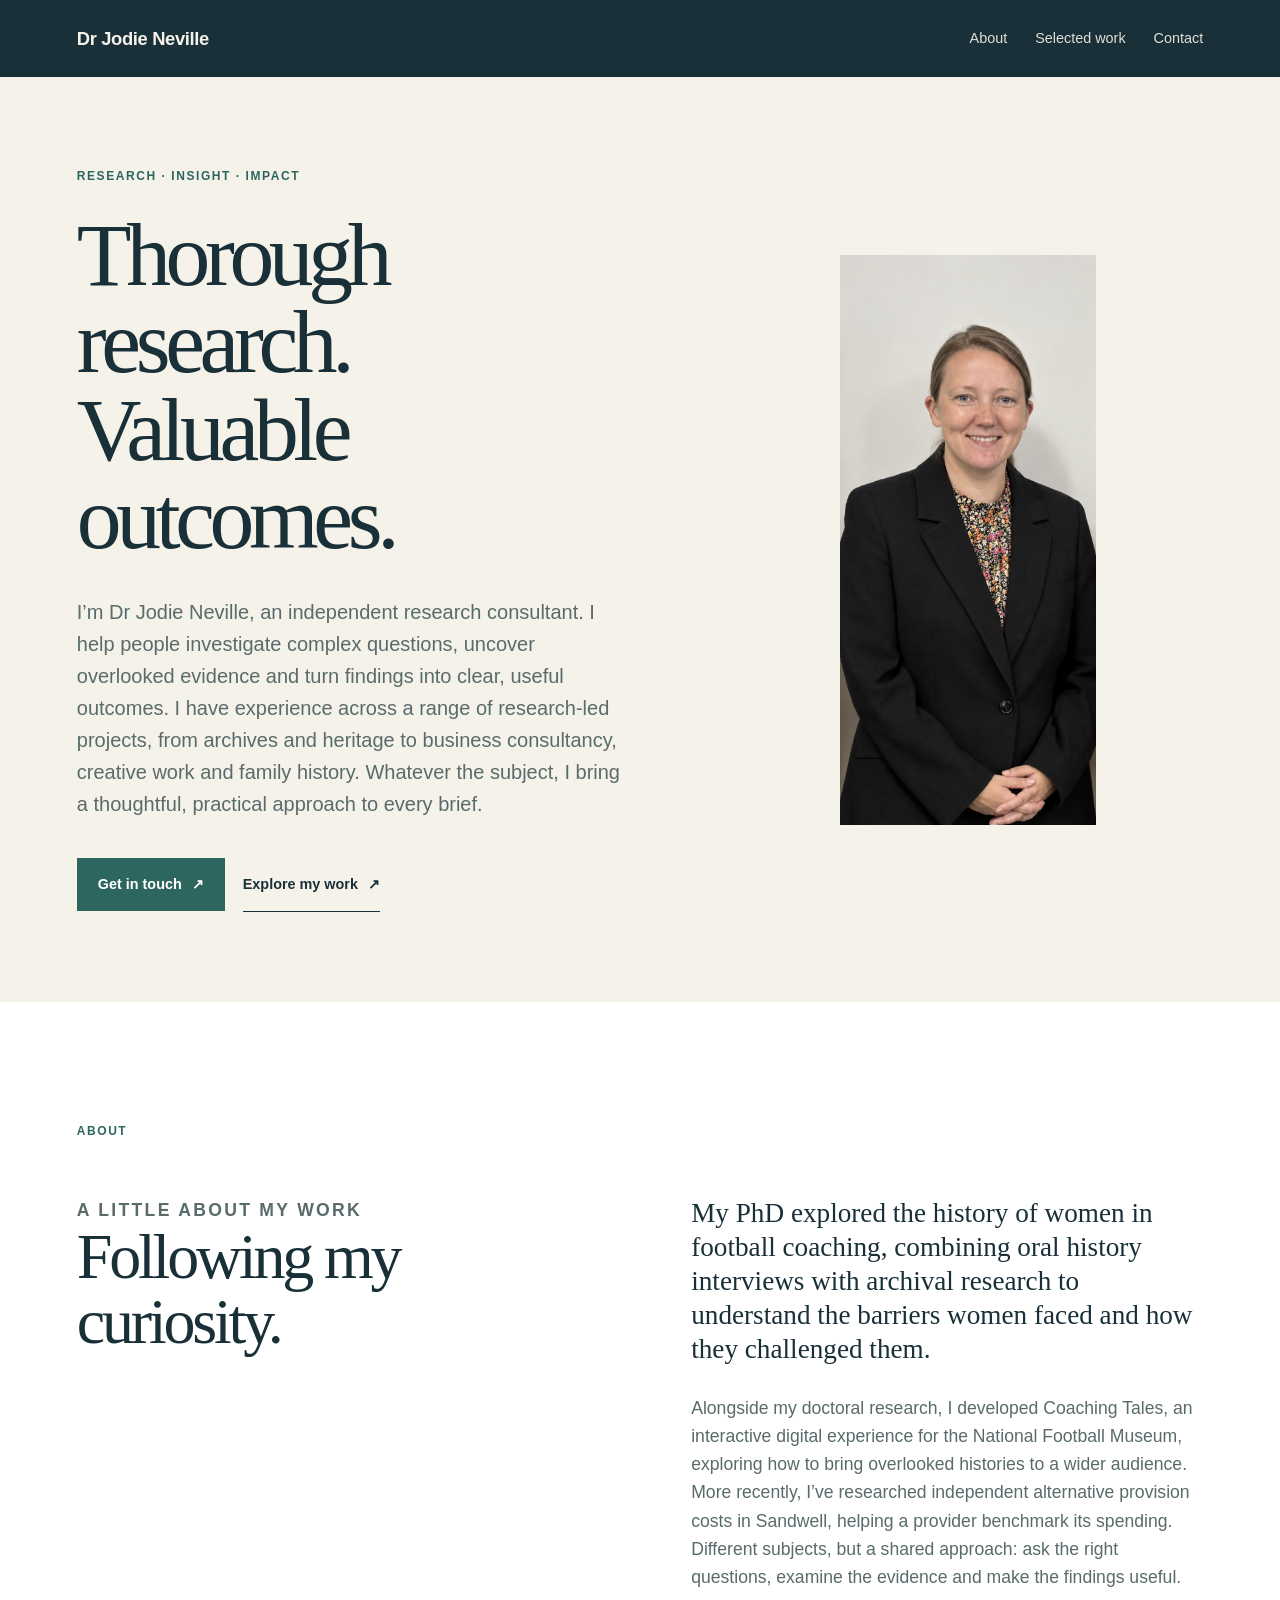
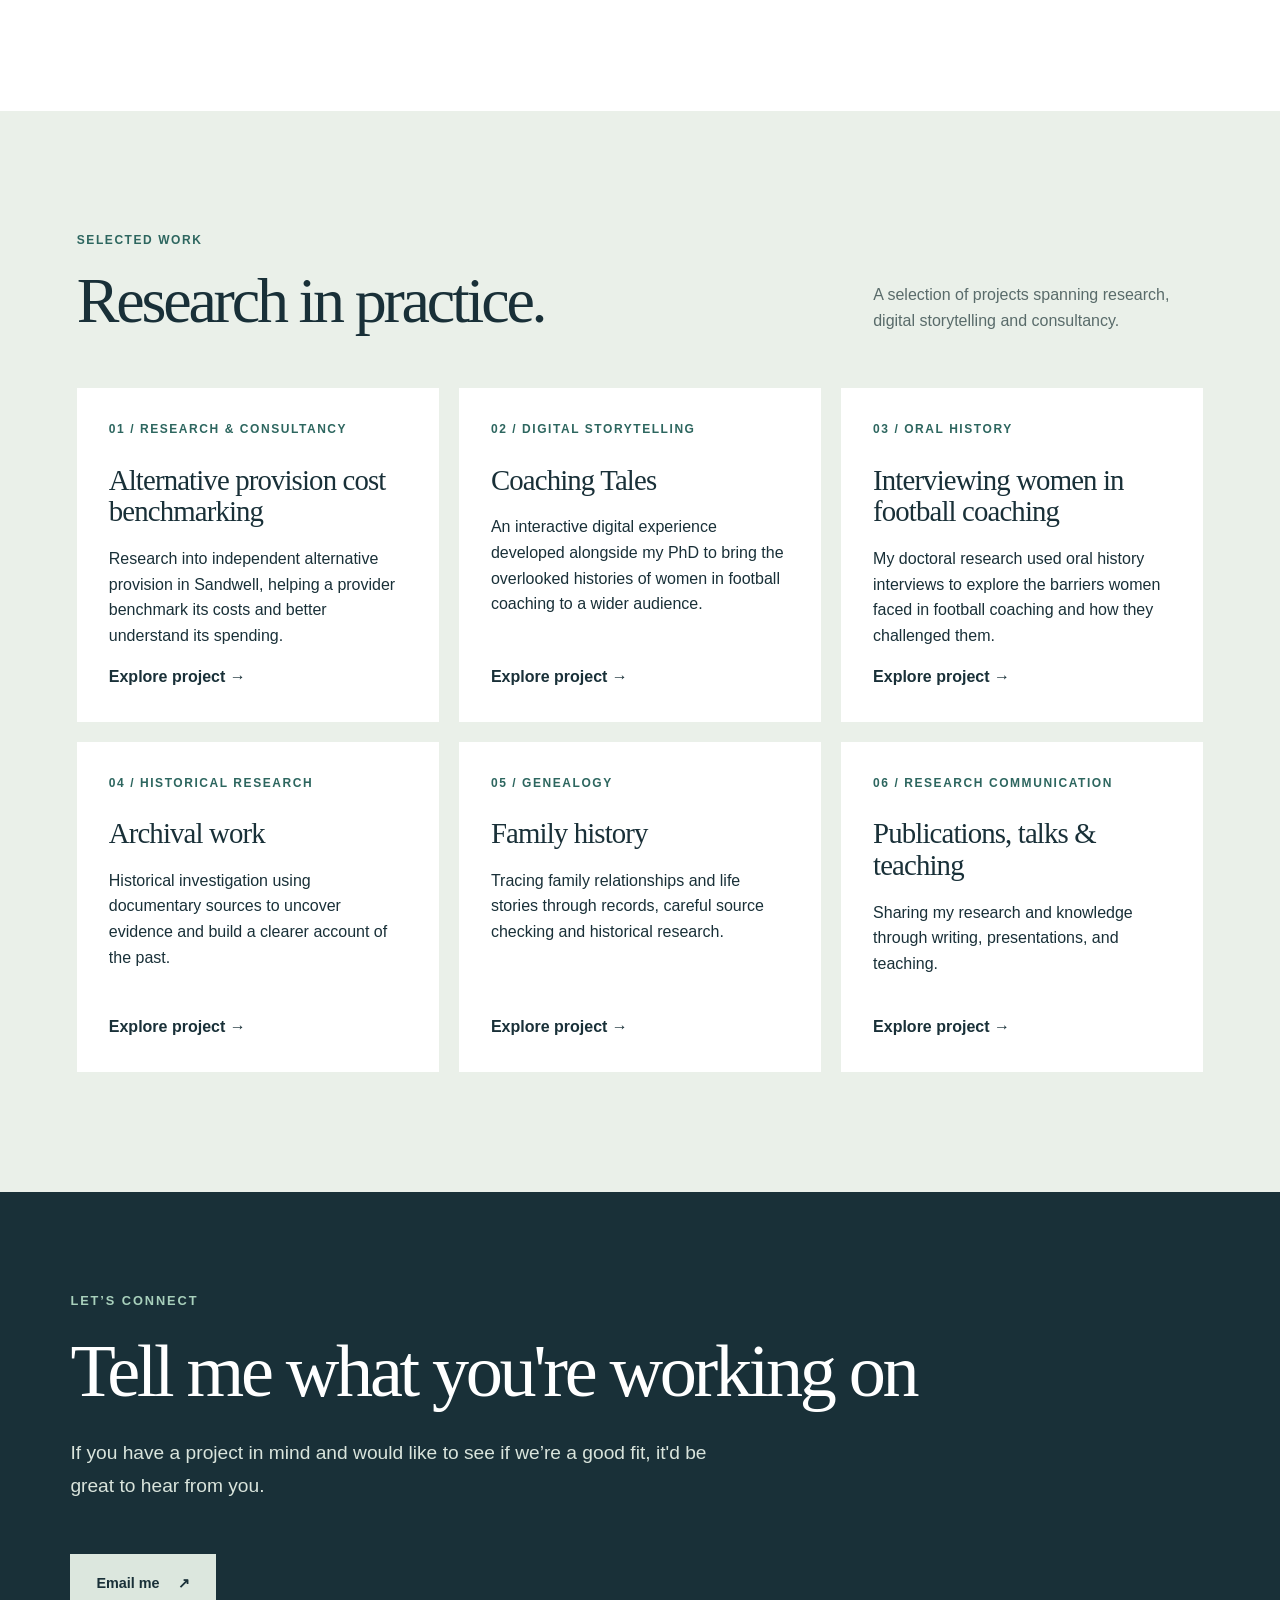
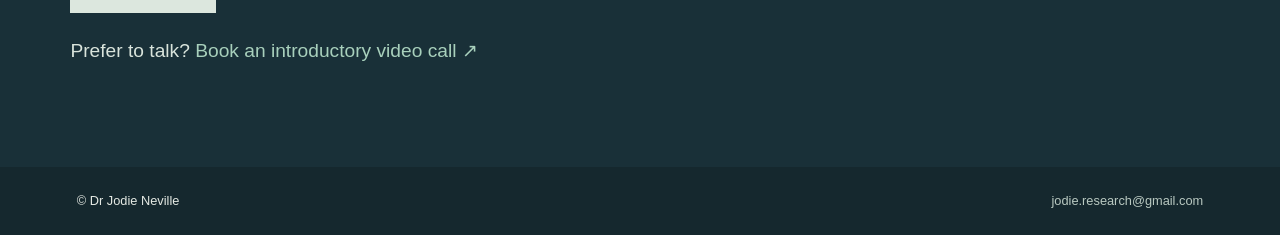
<file: index.html>
<!DOCTYPE html>
<html lang="en">
<head>
  <meta charset="UTF-8" />
  <meta name="viewport" content="width=device-width, initial-scale=1.0" />
  <title>Dr Jodie Neville | Research Consultancy</title>
  <meta
    name="description"
    content="Dr Jodie Neville offers research, historical investigation, oral history, family history and consultancy services."
  />
  <link rel="stylesheet" href="style.css" />
  <link rel="icon" type="image/jpeg" href="favicon.jpeg" />
</head>

<body>
  <header class="site-header">
    <a href="index.html" class="brand">Dr Jodie Neville</a>

    <nav class="site-nav" aria-label="Main navigation">
      <a href="#about">About</a>
      <a href="#portfolio">Selected work</a>
      <a href="#contact">Contact</a>
    </nav>
  </header>

  <main>

    <!-- HERO -->
    <section class="hero">
      <div class="hero-content">
        <p class="eyebrow">Research · Insight · Impact</p>

        <h1>Thorough research.<br />Valuable outcomes.</h1>

        <p class="hero-description">
          I’m Dr Jodie Neville, an independent research consultant. I help people investigate complex questions, uncover overlooked evidence and turn findings into clear, useful outcomes.

I have experience across a range of research-led projects, from archives and heritage to business consultancy, creative work and family history. Whatever the subject, I bring a thoughtful, practical approach to every brief.
        </p>

        <div class="hero-actions">
          <a href="#contact" class="button button-primary">
            Get in touch <span aria-hidden="true">↗</span>
          </a>

          <a href="#portfolio" class="button button-secondary">
            Explore my work <span aria-hidden="true">↗</span>
          </a>
        </div>
      </div>

      <div class="hero-image-wrap">
        <img
          src="Professional-Portrait.png"
          alt="Portrait of Dr Jodie Neville"
          class="hero-image"
        />
      </div>
    </section>


    <!-- ABOUT -->
    <section class="about section" id="about">
      <div class="section-label">About</div>

      <div class="about-content">
        <div>
          <p class="eyebrow">A little about my work</p>
          <h2>Following my curiosity.</h2>
        </div>

        <div>
          <p class="about-lead">
            My PhD explored the history of women in football coaching, combining oral history interviews with archival research to understand the barriers women faced and how they challenged them.
          </p>

          <p>
            
            Alongside my doctoral research, I developed Coaching Tales, an interactive digital experience for the National Football Museum, exploring how to bring overlooked histories to a wider audience.
          </p>

          <p>
            More recently, I’ve researched independent alternative provision costs in Sandwell, helping a provider benchmark its spending. Different subjects, but a shared approach: ask the right questions, examine the evidence and make the findings useful.
          </p>
        </div>
      </div>
    </section>


    <!-- SELECTED WORK / PORTFOLIO -->
    <section class="services section" id="portfolio">
      <div class="section-heading">
        <div>
          <p class="eyebrow">Selected work</p>
          <h2>Research in practice.</h2>
        </div>

        <p>
          A selection of projects spanning research, digital storytelling
          and consultancy.
        </p>
      </div>

      <div class="service-grid">

        <!-- Project 1: Alternative provision -->
        <a
          href="portfolio/alternative.provision.html"
          class="service-card-link"
          aria-label="Read more about alternative provision cost benchmarking"
        >
          <article class="service-card">
            <p class="service-number">01 / Research &amp; consultancy</p>
            <h3>Alternative provision cost benchmarking</h3>
            <p>
              Research into independent alternative provision in Sandwell,
              helping a provider benchmark its costs and better understand
              its spending.
            </p>
            <span class="card-link-text">Explore project →</span>
          </article>
        </a>

        <!-- Project 2: Coaching Tales -->
        <a
          href="portfolio/coaching-tales.html"
          class="service-card-link"
          aria-label="Read more about Coaching Tales"
        >
          <article class="service-card">
            <p class="service-number">02 / Digital storytelling</p>
            <h3>Coaching Tales</h3>
            <p>
              An interactive digital experience developed alongside my PhD
              to bring the overlooked histories of women in football
              coaching to a wider audience.
            </p>
            <span class="card-link-text">Explore project →</span>
          </article>
        </a>

        <!-- Project 3: Oral history -->
        <a
          href="portfolio/oral-history.html"
          class="service-card-link"
          aria-label="Read more about my research into women in football coaching"
        >
          <article class="service-card">
            <p class="service-number">03 / Oral history</p>
            <h3>Interviewing women in football coaching</h3>
            <p>
              My doctoral research used oral history interviews to explore the barriers women faced
              in football coaching and how they challenged them.
            </p>
            <span class="card-link-text">Explore project →</span>
          </article>
        </a>

        <!-- Project 4: Archival work -->
        <a
          href="portfolio/archival-work.html"
          class="service-card-link"
          aria-label="Read more about archival research"
        >
          <article class="service-card">
            <p class="service-number">04 / Historical research</p>
            <h3>Archival work</h3>
            <p>
              Historical investigation using documentary sources to
             uncover evidence and build a clearer
              account of the past.
            </p>
            <span class="card-link-text">Explore project →</span>
          </article>
        </a>

        <!-- Project 5: Family history -->
        <a
          href="portfolio/family-history.html"
          class="service-card-link"
          aria-label="Read more about family history research"
        >
          <article class="service-card">
            <p class="service-number">05 / Genealogy</p>
            <h3>Family history</h3>
            <p>
              Tracing family relationships and life stories through
              records, careful source checking and historical research.
            </p>
            <span class="card-link-text">Explore project →</span>
          </article>
        </a>

        <!-- Project 6: Publications, talks and teaching -->
        <a
          href="portfolio/publications-talks-teaching.html"
          class="service-card-link"
          aria-label="Read more about publications, talks and teaching"
        >
          <article class="service-card">
            <p class="service-number">06 / Research communication</p>
            <h3>Publications, talks &amp; teaching</h3>
            <p>
              Sharing my research and knowledge through writing, presentations,
              and teaching.
            </p>
            <span class="card-link-text">Explore project →</span>
          </article>
        </a>

      </div>
    </section>


    <!-- CONTACT -->
    <section class="contact section" id="contact">
      <p class="eyebrow">Let’s connect</p>

      <h2>Tell me what you're working on</h2>

      <p>
        If you have a project in mind and would like to see if we’re a good fit, it'd be great to hear from you.
      </p>

      <a href="mailto:jodie.research@gmail.com" class="button button-light">
        Email me <span aria-hidden="true">↗</span>
      </a>

      <p>
        Prefer to talk? <a  href="https://calendar.app.google/ZhdJLjV2xTRjbDMF8"
  target="_blank"
  rel="noopener noreferrer">Book an introductory video call <span aria-hidden="true">↗</span> </a>
      </p>

    </section>

  </main>

  <footer class="site-footer">
    <p>© Dr Jodie Neville</p>
    <p>jodie.research@gmail.com</p>
  </footer>
</body>
</html>
</file>
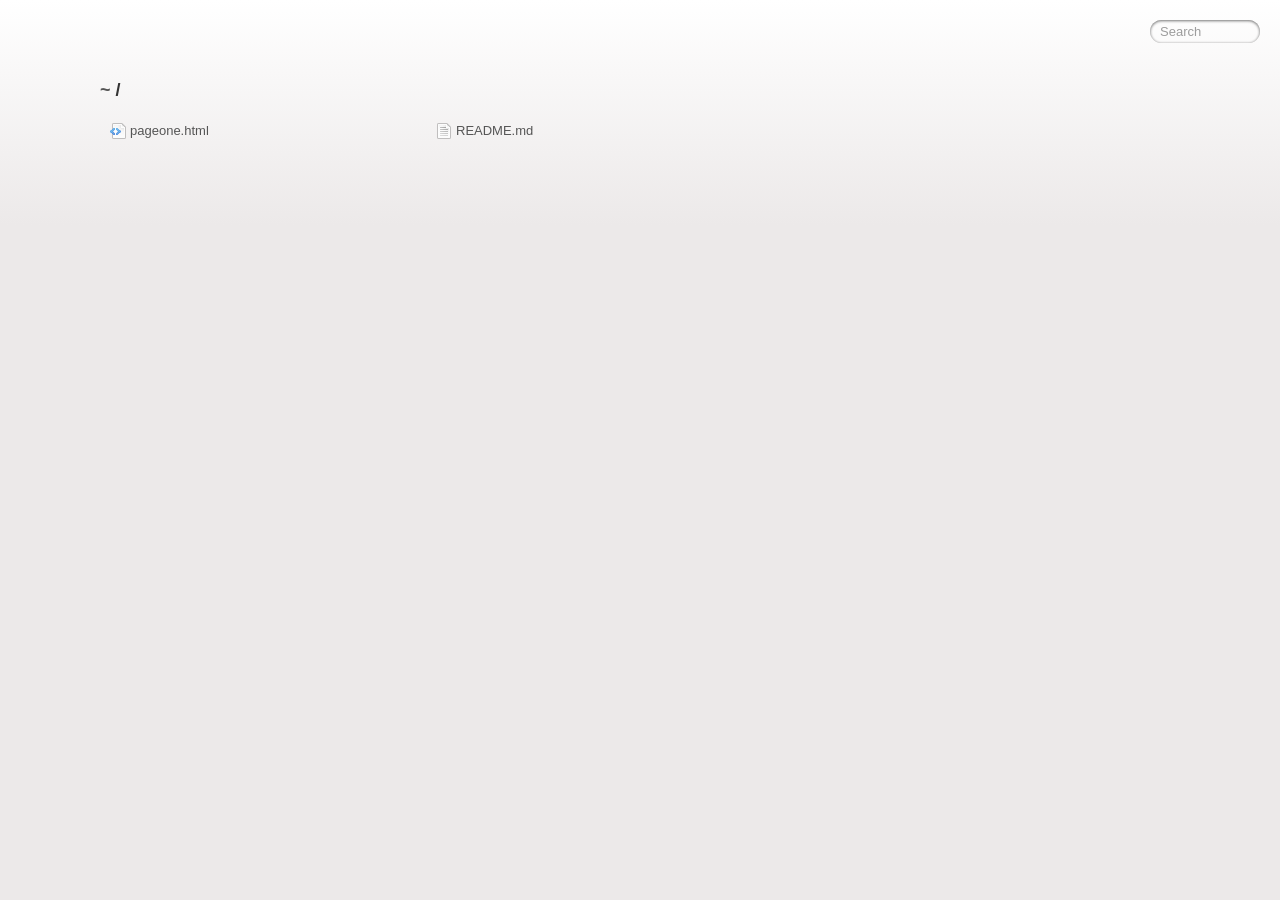
<file: listing directory _.html>
<!DOCTYPE html>
<!-- saved from url=(0022)http://127.0.0.1:5500/ -->
<html><head><meta http-equiv="Content-Type" content="text/html; charset=UTF-8">
     
    <meta name="viewport" content="width=device-width, initial-scale=1.0, maximum-scale=1.0, user-scalable=no">
    <title>listing directory /</title>
    <style>* {
  margin: 0;
  padding: 0;
  outline: 0;
}

body {
  padding: 80px 100px;
  font: 13px "Helvetica Neue", "Lucida Grande", "Arial";
  background: #ECE9E9 -webkit-gradient(linear, 0% 0%, 0% 100%, from(#fff), to(#ECE9E9));
  background: #ECE9E9 -moz-linear-gradient(top, #fff, #ECE9E9);
  background-repeat: no-repeat;
  color: #555;
  -webkit-font-smoothing: antialiased;
}
h1, h2, h3 {
  font-size: 22px;
  color: #343434;
}
h1 em, h2 em {
  padding: 0 5px;
  font-weight: normal;
}
h1 {
  font-size: 60px;
}
h2 {
  margin-top: 10px;
}
h3 {
  margin: 5px 0 10px 0;
  padding-bottom: 5px;
  border-bottom: 1px solid #eee;
  font-size: 18px;
}
ul li {
  list-style: none;
}
ul li:hover {
  cursor: pointer;
  color: #2e2e2e;
}
ul li .path {
  padding-left: 5px;
  font-weight: bold;
}
ul li .line {
  padding-right: 5px;
  font-style: italic;
}
ul li:first-child .path {
  padding-left: 0;
}
p {
  line-height: 1.5;
}
a {
  color: #555;
  text-decoration: none;
}
a:hover {
  color: #303030;
}
#stacktrace {
  margin-top: 15px;
}
.directory h1 {
  margin-bottom: 15px;
  font-size: 18px;
}
ul#files {
  width: 100%;
  height: 100%;
  overflow: hidden;
}
ul#files li {
  float: left;
  width: 30%;
  line-height: 25px;
  margin: 1px;
}
ul#files li a {
  display: block;
  height: 25px;
  border: 1px solid transparent;
  -webkit-border-radius: 5px;
  -moz-border-radius: 5px;
  border-radius: 5px;
  overflow: hidden;
  white-space: nowrap;
}
ul#files li a:focus,
ul#files li a:hover {
  background: rgba(255,255,255,0.65);
  border: 1px solid #ececec;
}
ul#files li a.highlight {
  -webkit-transition: background .4s ease-in-out;
  background: #ffff4f;
  border-color: #E9DC51;
}
#search {
  display: block;
  position: fixed;
  top: 20px;
  right: 20px;
  width: 90px;
  -webkit-transition: width ease 0.2s, opacity ease 0.4s;
  -moz-transition: width ease 0.2s, opacity ease 0.4s;
  -webkit-border-radius: 32px;
  -moz-border-radius: 32px;
  -webkit-box-shadow: inset 0px 0px 3px rgba(0, 0, 0, 0.25), inset 0px 1px 3px rgba(0, 0, 0, 0.7), 0px 1px 0px rgba(255, 255, 255, 0.03);
  -moz-box-shadow: inset 0px 0px 3px rgba(0, 0, 0, 0.25), inset 0px 1px 3px rgba(0, 0, 0, 0.7), 0px 1px 0px rgba(255, 255, 255, 0.03);
  -webkit-font-smoothing: antialiased;
  text-align: left;
  font: 13px "Helvetica Neue", Arial, sans-serif;
  padding: 4px 10px;
  border: none;
  background: transparent;
  margin-bottom: 0;
  outline: none;
  opacity: 0.7;
  color: #888;
}
#search:focus {
  width: 120px;
  opacity: 1.0; 
}

/*views*/
#files span {
  display: inline-block;
  overflow: hidden;
  text-overflow: ellipsis;
  text-indent: 10px;
}
#files .name {
  background-repeat: no-repeat;
}
#files .icon .name {
  text-indent: 28px;
}

/*tiles*/
.view-tiles .name {
  width: 100%;
  background-position: 8px 5px;
}
.view-tiles .size,
.view-tiles .date {
  display: none;
}

/*details*/
ul#files.view-details li {
  float: none;
  display: block;
  width: 90%;
}
ul#files.view-details li.header {
  height: 25px;
  background: #000;
  color: #fff;
  font-weight: bold;
}
.view-details .header {
  border-radius: 5px;
}
.view-details .name {
  width: 60%;
  background-position: 8px 5px;
}
.view-details .size {
  width: 10%;
}
.view-details .date {
  width: 30%;
}
.view-details .size,
.view-details .date {
  text-align: right;
  direction: rtl;
}

/*mobile*/
@media (max-width: 768px) {
  body {
    font-size: 13px;
    line-height: 16px;
    padding: 0;
  }
  #search {
    position: static;
    width: 100%;
    font-size: 2em;
    line-height: 1.8em;
    text-indent: 10px;
    border: 0;
    border-radius: 0;
    padding: 10px 0;
    margin: 0;
  }
  #search:focus {
    width: 100%;
    border: 0;
    opacity: 1;
  }
  .directory h1 {
    font-size: 2em;
    line-height: 1.5em;
    color: #fff;
    background: #000;
    padding: 15px 10px;
    margin: 0;
  }
  ul#files {
    border-top: 1px solid #cacaca;
  }
  ul#files li {
    float: none;
    width: auto !important;
    display: block;
    border-bottom: 1px solid #cacaca;
    font-size: 2em;
    line-height: 1.2em;
    text-indent: 0;
    margin: 0;
  }
  ul#files li:nth-child(odd) {
    background: #e0e0e0;
  }
  ul#files li a {
    height: auto;
    border: 0;
    border-radius: 0;
    padding: 15px 10px;
  }
  ul#files li a:focus,
  ul#files li a:hover {
    border: 0;
  }
  #files .header,
  #files .size,
  #files .date {
    display: none !important;
  }
  #files .name {
    float: none;
    display: inline-block;
    width: 100%;
    text-indent: 0;
    background-position: 0 50%;
  }
  #files .icon .name {
    text-indent: 41px;
  }
}
#files .icon-text-html .name {
  background-image: url([data-uri]);
}
#files .icon-text .name {
  background-image: url([data-uri]);
}
</style>
    <script>
      function $(id){
        var el = 'string' == typeof id
          ? document.getElementById(id)
          : id;

        el.on = function(event, fn){
          if ('content loaded' == event) {
            event = window.attachEvent ? "load" : "DOMContentLoaded";
          }
          el.addEventListener
            ? el.addEventListener(event, fn, false)
            : el.attachEvent("on" + event, fn);
        };

        el.all = function(selector){
          return $(el.querySelectorAll(selector));
        };

        el.each = function(fn){
          for (var i = 0, len = el.length; i < len; ++i) {
            fn($(el[i]), i);
          }
        };

        el.getClasses = function(){
          return this.getAttribute('class').split(/\s+/);
        };

        el.addClass = function(name){
          var classes = this.getAttribute('class');
          el.setAttribute('class', classes
            ? classes + ' ' + name
            : name);
        };

        el.removeClass = function(name){
          var classes = this.getClasses().filter(function(curr){
            return curr != name;
          });
          this.setAttribute('class', classes.join(' '));
        };

        return el;
      }

      function search() {
        var str = $('search').value.toLowerCase();
        var links = $('files').all('a');

        links.each(function(link){
          var text = link.textContent.toLowerCase();

          if ('..' == text) return;
          if (str.length && ~text.indexOf(str)) {
            link.addClass('highlight');
          } else {
            link.removeClass('highlight');
          }
        });
      }

      $(window).on('content loaded', function(){
        $('search').on('keyup', search);
      });
    </script>
  <style>@font-face {
  font-family: 'Source Sans Pro';
  font-style: italic;
  font-weight: 200;
  font-display: swap;
  src: url(https://fonts.gstatic.com/s/sourcesanspro/v22/6xKwdSBYKcSV-LCoeQqfX1RYOo3qPZYokSdh18S0xR41YDw.woff2) format('woff2');
  unicode-range: U+0460-052F, U+1C80-1C8A, U+20B4, U+2DE0-2DFF, U+A640-A69F, U+FE2E-FE2F;
}
/* cyrillic */
@font-face {
  font-family: 'Source Sans Pro';
  font-style: italic;
  font-weight: 200;
  font-display: swap;
  src: url(https://fonts.gstatic.com/s/sourcesanspro/v22/6xKwdSBYKcSV-LCoeQqfX1RYOo3qPZYokSdo18S0xR41YDw.woff2) format('woff2');
  unicode-range: U+0301, U+0400-045F, U+0490-0491, U+04B0-04B1, U+2116;
}
/* greek-ext */
@font-face {
  font-family: 'Source Sans Pro';
  font-style: italic;
  font-weight: 200;
  font-display: swap;
  src: url(https://fonts.gstatic.com/s/sourcesanspro/v22/6xKwdSBYKcSV-LCoeQqfX1RYOo3qPZYokSdg18S0xR41YDw.woff2) format('woff2');
  unicode-range: U+1F00-1FFF;
}
/* greek */
@font-face {
  font-family: 'Source Sans Pro';
  font-style: italic;
  font-weight: 200;
  font-display: swap;
  src: url(https://fonts.gstatic.com/s/sourcesanspro/v22/6xKwdSBYKcSV-LCoeQqfX1RYOo3qPZYokSdv18S0xR41YDw.woff2) format('woff2');
  unicode-range: U+0370-0377, U+037A-037F, U+0384-038A, U+038C, U+038E-03A1, U+03A3-03FF;
}
/* vietnamese */
@font-face {
  font-family: 'Source Sans Pro';
  font-style: italic;
  font-weight: 200;
  font-display: swap;
  src: url(https://fonts.gstatic.com/s/sourcesanspro/v22/6xKwdSBYKcSV-LCoeQqfX1RYOo3qPZYokSdj18S0xR41YDw.woff2) format('woff2');
  unicode-range: U+0102-0103, U+0110-0111, U+0128-0129, U+0168-0169, U+01A0-01A1, U+01AF-01B0, U+0300-0301, U+0303-0304, U+0308-0309, U+0323, U+0329, U+1EA0-1EF9, U+20AB;
}
/* latin-ext */
@font-face {
  font-family: 'Source Sans Pro';
  font-style: italic;
  font-weight: 200;
  font-display: swap;
  src: url(https://fonts.gstatic.com/s/sourcesanspro/v22/6xKwdSBYKcSV-LCoeQqfX1RYOo3qPZYokSdi18S0xR41YDw.woff2) format('woff2');
  unicode-range: U+0100-02BA, U+02BD-02C5, U+02C7-02CC, U+02CE-02D7, U+02DD-02FF, U+0304, U+0308, U+0329, U+1D00-1DBF, U+1E00-1E9F, U+1EF2-1EFF, U+2020, U+20A0-20AB, U+20AD-20C0, U+2113, U+2C60-2C7F, U+A720-A7FF;
}
/* latin */
@font-face {
  font-family: 'Source Sans Pro';
  font-style: italic;
  font-weight: 200;
  font-display: swap;
  src: url(https://fonts.gstatic.com/s/sourcesanspro/v22/6xKwdSBYKcSV-LCoeQqfX1RYOo3qPZYokSds18S0xR41.woff2) format('woff2');
  unicode-range: U+0000-00FF, U+0131, U+0152-0153, U+02BB-02BC, U+02C6, U+02DA, U+02DC, U+0304, U+0308, U+0329, U+2000-206F, U+20AC, U+2122, U+2191, U+2193, U+2212, U+2215, U+FEFF, U+FFFD;
}
/* cyrillic-ext */
@font-face {
  font-family: 'Source Sans Pro';
  font-style: italic;
  font-weight: 300;
  font-display: swap;
  src: url(https://fonts.gstatic.com/s/sourcesanspro/v22/6xKwdSBYKcSV-LCoeQqfX1RYOo3qPZZMkidh18S0xR41YDw.woff2) format('woff2');
  unicode-range: U+0460-052F, U+1C80-1C8A, U+20B4, U+2DE0-2DFF, U+A640-A69F, U+FE2E-FE2F;
}
/* cyrillic */
@font-face {
  font-family: 'Source Sans Pro';
  font-style: italic;
  font-weight: 300;
  font-display: swap;
  src: url(https://fonts.gstatic.com/s/sourcesanspro/v22/6xKwdSBYKcSV-LCoeQqfX1RYOo3qPZZMkido18S0xR41YDw.woff2) format('woff2');
  unicode-range: U+0301, U+0400-045F, U+0490-0491, U+04B0-04B1, U+2116;
}
/* greek-ext */
@font-face {
  font-family: 'Source Sans Pro';
  font-style: italic;
  font-weight: 300;
  font-display: swap;
  src: url(https://fonts.gstatic.com/s/sourcesanspro/v22/6xKwdSBYKcSV-LCoeQqfX1RYOo3qPZZMkidg18S0xR41YDw.woff2) format('woff2');
  unicode-range: U+1F00-1FFF;
}
/* greek */
@font-face {
  font-family: 'Source Sans Pro';
  font-style: italic;
  font-weight: 300;
  font-display: swap;
  src: url(https://fonts.gstatic.com/s/sourcesanspro/v22/6xKwdSBYKcSV-LCoeQqfX1RYOo3qPZZMkidv18S0xR41YDw.woff2) format('woff2');
  unicode-range: U+0370-0377, U+037A-037F, U+0384-038A, U+038C, U+038E-03A1, U+03A3-03FF;
}
/* vietnamese */
@font-face {
  font-family: 'Source Sans Pro';
  font-style: italic;
  font-weight: 300;
  font-display: swap;
  src: url(https://fonts.gstatic.com/s/sourcesanspro/v22/6xKwdSBYKcSV-LCoeQqfX1RYOo3qPZZMkidj18S0xR41YDw.woff2) format('woff2');
  unicode-range: U+0102-0103, U+0110-0111, U+0128-0129, U+0168-0169, U+01A0-01A1, U+01AF-01B0, U+0300-0301, U+0303-0304, U+0308-0309, U+0323, U+0329, U+1EA0-1EF9, U+20AB;
}
/* latin-ext */
@font-face {
  font-family: 'Source Sans Pro';
  font-style: italic;
  font-weight: 300;
  font-display: swap;
  src: url(https://fonts.gstatic.com/s/sourcesanspro/v22/6xKwdSBYKcSV-LCoeQqfX1RYOo3qPZZMkidi18S0xR41YDw.woff2) format('woff2');
  unicode-range: U+0100-02BA, U+02BD-02C5, U+02C7-02CC, U+02CE-02D7, U+02DD-02FF, U+0304, U+0308, U+0329, U+1D00-1DBF, U+1E00-1E9F, U+1EF2-1EFF, U+2020, U+20A0-20AB, U+20AD-20C0, U+2113, U+2C60-2C7F, U+A720-A7FF;
}
/* latin */
@font-face {
  font-family: 'Source Sans Pro';
  font-style: italic;
  font-weight: 300;
  font-display: swap;
  src: url(https://fonts.gstatic.com/s/sourcesanspro/v22/6xKwdSBYKcSV-LCoeQqfX1RYOo3qPZZMkids18S0xR41.woff2) format('woff2');
  unicode-range: U+0000-00FF, U+0131, U+0152-0153, U+02BB-02BC, U+02C6, U+02DA, U+02DC, U+0304, U+0308, U+0329, U+2000-206F, U+20AC, U+2122, U+2191, U+2193, U+2212, U+2215, U+FEFF, U+FFFD;
}
/* cyrillic-ext */
@font-face {
  font-family: 'Source Sans Pro';
  font-style: italic;
  font-weight: 400;
  font-display: swap;
  src: url(https://fonts.gstatic.com/s/sourcesanspro/v22/6xK1dSBYKcSV-LCoeQqfX1RYOo3qPZ7qsDJB9cme_xc.woff2) format('woff2');
  unicode-range: U+0460-052F, U+1C80-1C8A, U+20B4, U+2DE0-2DFF, U+A640-A69F, U+FE2E-FE2F;
}
/* cyrillic */
@font-face {
  font-family: 'Source Sans Pro';
  font-style: italic;
  font-weight: 400;
  font-display: swap;
  src: url(https://fonts.gstatic.com/s/sourcesanspro/v22/6xK1dSBYKcSV-LCoeQqfX1RYOo3qPZ7jsDJB9cme_xc.woff2) format('woff2');
  unicode-range: U+0301, U+0400-045F, U+0490-0491, U+04B0-04B1, U+2116;
}
/* greek-ext */
@font-face {
  font-family: 'Source Sans Pro';
  font-style: italic;
  font-weight: 400;
  font-display: swap;
  src: url(https://fonts.gstatic.com/s/sourcesanspro/v22/6xK1dSBYKcSV-LCoeQqfX1RYOo3qPZ7rsDJB9cme_xc.woff2) format('woff2');
  unicode-range: U+1F00-1FFF;
}
/* greek */
@font-face {
  font-family: 'Source Sans Pro';
  font-style: italic;
  font-weight: 400;
  font-display: swap;
  src: url(https://fonts.gstatic.com/s/sourcesanspro/v22/6xK1dSBYKcSV-LCoeQqfX1RYOo3qPZ7ksDJB9cme_xc.woff2) format('woff2');
  unicode-range: U+0370-0377, U+037A-037F, U+0384-038A, U+038C, U+038E-03A1, U+03A3-03FF;
}
/* vietnamese */
@font-face {
  font-family: 'Source Sans Pro';
  font-style: italic;
  font-weight: 400;
  font-display: swap;
  src: url(https://fonts.gstatic.com/s/sourcesanspro/v22/6xK1dSBYKcSV-LCoeQqfX1RYOo3qPZ7osDJB9cme_xc.woff2) format('woff2');
  unicode-range: U+0102-0103, U+0110-0111, U+0128-0129, U+0168-0169, U+01A0-01A1, U+01AF-01B0, U+0300-0301, U+0303-0304, U+0308-0309, U+0323, U+0329, U+1EA0-1EF9, U+20AB;
}
/* latin-ext */
@font-face {
  font-family: 'Source Sans Pro';
  font-style: italic;
  font-weight: 400;
  font-display: swap;
  src: url(https://fonts.gstatic.com/s/sourcesanspro/v22/6xK1dSBYKcSV-LCoeQqfX1RYOo3qPZ7psDJB9cme_xc.woff2) format('woff2');
  unicode-range: U+0100-02BA, U+02BD-02C5, U+02C7-02CC, U+02CE-02D7, U+02DD-02FF, U+0304, U+0308, U+0329, U+1D00-1DBF, U+1E00-1E9F, U+1EF2-1EFF, U+2020, U+20A0-20AB, U+20AD-20C0, U+2113, U+2C60-2C7F, U+A720-A7FF;
}
/* latin */
@font-face {
  font-family: 'Source Sans Pro';
  font-style: italic;
  font-weight: 400;
  font-display: swap;
  src: url(https://fonts.gstatic.com/s/sourcesanspro/v22/6xK1dSBYKcSV-LCoeQqfX1RYOo3qPZ7nsDJB9cme.woff2) format('woff2');
  unicode-range: U+0000-00FF, U+0131, U+0152-0153, U+02BB-02BC, U+02C6, U+02DA, U+02DC, U+0304, U+0308, U+0329, U+2000-206F, U+20AC, U+2122, U+2191, U+2193, U+2212, U+2215, U+FEFF, U+FFFD;
}
/* cyrillic-ext */
@font-face {
  font-family: 'Source Sans Pro';
  font-style: italic;
  font-weight: 600;
  font-display: swap;
  src: url(https://fonts.gstatic.com/s/sourcesanspro/v22/6xKwdSBYKcSV-LCoeQqfX1RYOo3qPZY4lCdh18S0xR41YDw.woff2) format('woff2');
  unicode-range: U+0460-052F, U+1C80-1C8A, U+20B4, U+2DE0-2DFF, U+A640-A69F, U+FE2E-FE2F;
}
/* cyrillic */
@font-face {
  font-family: 'Source Sans Pro';
  font-style: italic;
  font-weight: 600;
  font-display: swap;
  src: url(https://fonts.gstatic.com/s/sourcesanspro/v22/6xKwdSBYKcSV-LCoeQqfX1RYOo3qPZY4lCdo18S0xR41YDw.woff2) format('woff2');
  unicode-range: U+0301, U+0400-045F, U+0490-0491, U+04B0-04B1, U+2116;
}
/* greek-ext */
@font-face {
  font-family: 'Source Sans Pro';
  font-style: italic;
  font-weight: 600;
  font-display: swap;
  src: url(https://fonts.gstatic.com/s/sourcesanspro/v22/6xKwdSBYKcSV-LCoeQqfX1RYOo3qPZY4lCdg18S0xR41YDw.woff2) format('woff2');
  unicode-range: U+1F00-1FFF;
}
/* greek */
@font-face {
  font-family: 'Source Sans Pro';
  font-style: italic;
  font-weight: 600;
  font-display: swap;
  src: url(https://fonts.gstatic.com/s/sourcesanspro/v22/6xKwdSBYKcSV-LCoeQqfX1RYOo3qPZY4lCdv18S0xR41YDw.woff2) format('woff2');
  unicode-range: U+0370-0377, U+037A-037F, U+0384-038A, U+038C, U+038E-03A1, U+03A3-03FF;
}
/* vietnamese */
@font-face {
  font-family: 'Source Sans Pro';
  font-style: italic;
  font-weight: 600;
  font-display: swap;
  src: url(https://fonts.gstatic.com/s/sourcesanspro/v22/6xKwdSBYKcSV-LCoeQqfX1RYOo3qPZY4lCdj18S0xR41YDw.woff2) format('woff2');
  unicode-range: U+0102-0103, U+0110-0111, U+0128-0129, U+0168-0169, U+01A0-01A1, U+01AF-01B0, U+0300-0301, U+0303-0304, U+0308-0309, U+0323, U+0329, U+1EA0-1EF9, U+20AB;
}
/* latin-ext */
@font-face {
  font-family: 'Source Sans Pro';
  font-style: italic;
  font-weight: 600;
  font-display: swap;
  src: url(https://fonts.gstatic.com/s/sourcesanspro/v22/6xKwdSBYKcSV-LCoeQqfX1RYOo3qPZY4lCdi18S0xR41YDw.woff2) format('woff2');
  unicode-range: U+0100-02BA, U+02BD-02C5, U+02C7-02CC, U+02CE-02D7, U+02DD-02FF, U+0304, U+0308, U+0329, U+1D00-1DBF, U+1E00-1E9F, U+1EF2-1EFF, U+2020, U+20A0-20AB, U+20AD-20C0, U+2113, U+2C60-2C7F, U+A720-A7FF;
}
/* latin */
@font-face {
  font-family: 'Source Sans Pro';
  font-style: italic;
  font-weight: 600;
  font-display: swap;
  src: url(https://fonts.gstatic.com/s/sourcesanspro/v22/6xKwdSBYKcSV-LCoeQqfX1RYOo3qPZY4lCds18S0xR41.woff2) format('woff2');
  unicode-range: U+0000-00FF, U+0131, U+0152-0153, U+02BB-02BC, U+02C6, U+02DA, U+02DC, U+0304, U+0308, U+0329, U+2000-206F, U+20AC, U+2122, U+2191, U+2193, U+2212, U+2215, U+FEFF, U+FFFD;
}
/* cyrillic-ext */
@font-face {
  font-family: 'Source Sans Pro';
  font-style: italic;
  font-weight: 700;
  font-display: swap;
  src: url(https://fonts.gstatic.com/s/sourcesanspro/v22/6xKwdSBYKcSV-LCoeQqfX1RYOo3qPZZclSdh18S0xR41YDw.woff2) format('woff2');
  unicode-range: U+0460-052F, U+1C80-1C8A, U+20B4, U+2DE0-2DFF, U+A640-A69F, U+FE2E-FE2F;
}
/* cyrillic */
@font-face {
  font-family: 'Source Sans Pro';
  font-style: italic;
  font-weight: 700;
  font-display: swap;
  src: url(https://fonts.gstatic.com/s/sourcesanspro/v22/6xKwdSBYKcSV-LCoeQqfX1RYOo3qPZZclSdo18S0xR41YDw.woff2) format('woff2');
  unicode-range: U+0301, U+0400-045F, U+0490-0491, U+04B0-04B1, U+2116;
}
/* greek-ext */
@font-face {
  font-family: 'Source Sans Pro';
  font-style: italic;
  font-weight: 700;
  font-display: swap;
  src: url(https://fonts.gstatic.com/s/sourcesanspro/v22/6xKwdSBYKcSV-LCoeQqfX1RYOo3qPZZclSdg18S0xR41YDw.woff2) format('woff2');
  unicode-range: U+1F00-1FFF;
}
/* greek */
@font-face {
  font-family: 'Source Sans Pro';
  font-style: italic;
  font-weight: 700;
  font-display: swap;
  src: url(https://fonts.gstatic.com/s/sourcesanspro/v22/6xKwdSBYKcSV-LCoeQqfX1RYOo3qPZZclSdv18S0xR41YDw.woff2) format('woff2');
  unicode-range: U+0370-0377, U+037A-037F, U+0384-038A, U+038C, U+038E-03A1, U+03A3-03FF;
}
/* vietnamese */
@font-face {
  font-family: 'Source Sans Pro';
  font-style: italic;
  font-weight: 700;
  font-display: swap;
  src: url(https://fonts.gstatic.com/s/sourcesanspro/v22/6xKwdSBYKcSV-LCoeQqfX1RYOo3qPZZclSdj18S0xR41YDw.woff2) format('woff2');
  unicode-range: U+0102-0103, U+0110-0111, U+0128-0129, U+0168-0169, U+01A0-01A1, U+01AF-01B0, U+0300-0301, U+0303-0304, U+0308-0309, U+0323, U+0329, U+1EA0-1EF9, U+20AB;
}
/* latin-ext */
@font-face {
  font-family: 'Source Sans Pro';
  font-style: italic;
  font-weight: 700;
  font-display: swap;
  src: url(https://fonts.gstatic.com/s/sourcesanspro/v22/6xKwdSBYKcSV-LCoeQqfX1RYOo3qPZZclSdi18S0xR41YDw.woff2) format('woff2');
  unicode-range: U+0100-02BA, U+02BD-02C5, U+02C7-02CC, U+02CE-02D7, U+02DD-02FF, U+0304, U+0308, U+0329, U+1D00-1DBF, U+1E00-1E9F, U+1EF2-1EFF, U+2020, U+20A0-20AB, U+20AD-20C0, U+2113, U+2C60-2C7F, U+A720-A7FF;
}
/* latin */
@font-face {
  font-family: 'Source Sans Pro';
  font-style: italic;
  font-weight: 700;
  font-display: swap;
  src: url(https://fonts.gstatic.com/s/sourcesanspro/v22/6xKwdSBYKcSV-LCoeQqfX1RYOo3qPZZclSds18S0xR41.woff2) format('woff2');
  unicode-range: U+0000-00FF, U+0131, U+0152-0153, U+02BB-02BC, U+02C6, U+02DA, U+02DC, U+0304, U+0308, U+0329, U+2000-206F, U+20AC, U+2122, U+2191, U+2193, U+2212, U+2215, U+FEFF, U+FFFD;
}
/* cyrillic-ext */
@font-face {
  font-family: 'Source Sans Pro';
  font-style: italic;
  font-weight: 900;
  font-display: swap;
  src: url(https://fonts.gstatic.com/s/sourcesanspro/v22/6xKwdSBYKcSV-LCoeQqfX1RYOo3qPZZklydh18S0xR41YDw.woff2) format('woff2');
  unicode-range: U+0460-052F, U+1C80-1C8A, U+20B4, U+2DE0-2DFF, U+A640-A69F, U+FE2E-FE2F;
}
/* cyrillic */
@font-face {
  font-family: 'Source Sans Pro';
  font-style: italic;
  font-weight: 900;
  font-display: swap;
  src: url(https://fonts.gstatic.com/s/sourcesanspro/v22/6xKwdSBYKcSV-LCoeQqfX1RYOo3qPZZklydo18S0xR41YDw.woff2) format('woff2');
  unicode-range: U+0301, U+0400-045F, U+0490-0491, U+04B0-04B1, U+2116;
}
/* greek-ext */
@font-face {
  font-family: 'Source Sans Pro';
  font-style: italic;
  font-weight: 900;
  font-display: swap;
  src: url(https://fonts.gstatic.com/s/sourcesanspro/v22/6xKwdSBYKcSV-LCoeQqfX1RYOo3qPZZklydg18S0xR41YDw.woff2) format('woff2');
  unicode-range: U+1F00-1FFF;
}
/* greek */
@font-face {
  font-family: 'Source Sans Pro';
  font-style: italic;
  font-weight: 900;
  font-display: swap;
  src: url(https://fonts.gstatic.com/s/sourcesanspro/v22/6xKwdSBYKcSV-LCoeQqfX1RYOo3qPZZklydv18S0xR41YDw.woff2) format('woff2');
  unicode-range: U+0370-0377, U+037A-037F, U+0384-038A, U+038C, U+038E-03A1, U+03A3-03FF;
}
/* vietnamese */
@font-face {
  font-family: 'Source Sans Pro';
  font-style: italic;
  font-weight: 900;
  font-display: swap;
  src: url(https://fonts.gstatic.com/s/sourcesanspro/v22/6xKwdSBYKcSV-LCoeQqfX1RYOo3qPZZklydj18S0xR41YDw.woff2) format('woff2');
  unicode-range: U+0102-0103, U+0110-0111, U+0128-0129, U+0168-0169, U+01A0-01A1, U+01AF-01B0, U+0300-0301, U+0303-0304, U+0308-0309, U+0323, U+0329, U+1EA0-1EF9, U+20AB;
}
/* latin-ext */
@font-face {
  font-family: 'Source Sans Pro';
  font-style: italic;
  font-weight: 900;
  font-display: swap;
  src: url(https://fonts.gstatic.com/s/sourcesanspro/v22/6xKwdSBYKcSV-LCoeQqfX1RYOo3qPZZklydi18S0xR41YDw.woff2) format('woff2');
  unicode-range: U+0100-02BA, U+02BD-02C5, U+02C7-02CC, U+02CE-02D7, U+02DD-02FF, U+0304, U+0308, U+0329, U+1D00-1DBF, U+1E00-1E9F, U+1EF2-1EFF, U+2020, U+20A0-20AB, U+20AD-20C0, U+2113, U+2C60-2C7F, U+A720-A7FF;
}
/* latin */
@font-face {
  font-family: 'Source Sans Pro';
  font-style: italic;
  font-weight: 900;
  font-display: swap;
  src: url(https://fonts.gstatic.com/s/sourcesanspro/v22/6xKwdSBYKcSV-LCoeQqfX1RYOo3qPZZklyds18S0xR41.woff2) format('woff2');
  unicode-range: U+0000-00FF, U+0131, U+0152-0153, U+02BB-02BC, U+02C6, U+02DA, U+02DC, U+0304, U+0308, U+0329, U+2000-206F, U+20AC, U+2122, U+2191, U+2193, U+2212, U+2215, U+FEFF, U+FFFD;
}
/* cyrillic-ext */
@font-face {
  font-family: 'Source Sans Pro';
  font-style: normal;
  font-weight: 200;
  font-display: swap;
  src: url(https://fonts.gstatic.com/s/sourcesanspro/v22/6xKydSBYKcSV-LCoeQqfX1RYOo3i94_wmhdu3cOWxy40.woff2) format('woff2');
  unicode-range: U+0460-052F, U+1C80-1C8A, U+20B4, U+2DE0-2DFF, U+A640-A69F, U+FE2E-FE2F;
}
/* cyrillic */
@font-face {
  font-family: 'Source Sans Pro';
  font-style: normal;
  font-weight: 200;
  font-display: swap;
  src: url(https://fonts.gstatic.com/s/sourcesanspro/v22/6xKydSBYKcSV-LCoeQqfX1RYOo3i94_wkxdu3cOWxy40.woff2) format('woff2');
  unicode-range: U+0301, U+0400-045F, U+0490-0491, U+04B0-04B1, U+2116;
}
/* greek-ext */
@font-face {
  font-family: 'Source Sans Pro';
  font-style: normal;
  font-weight: 200;
  font-display: swap;
  src: url(https://fonts.gstatic.com/s/sourcesanspro/v22/6xKydSBYKcSV-LCoeQqfX1RYOo3i94_wmxdu3cOWxy40.woff2) format('woff2');
  unicode-range: U+1F00-1FFF;
}
/* greek */
@font-face {
  font-family: 'Source Sans Pro';
  font-style: normal;
  font-weight: 200;
  font-display: swap;
  src: url(https://fonts.gstatic.com/s/sourcesanspro/v22/6xKydSBYKcSV-LCoeQqfX1RYOo3i94_wlBdu3cOWxy40.woff2) format('woff2');
  unicode-range: U+0370-0377, U+037A-037F, U+0384-038A, U+038C, U+038E-03A1, U+03A3-03FF;
}
/* vietnamese */
@font-face {
  font-family: 'Source Sans Pro';
  font-style: normal;
  font-weight: 200;
  font-display: swap;
  src: url(https://fonts.gstatic.com/s/sourcesanspro/v22/6xKydSBYKcSV-LCoeQqfX1RYOo3i94_wmBdu3cOWxy40.woff2) format('woff2');
  unicode-range: U+0102-0103, U+0110-0111, U+0128-0129, U+0168-0169, U+01A0-01A1, U+01AF-01B0, U+0300-0301, U+0303-0304, U+0308-0309, U+0323, U+0329, U+1EA0-1EF9, U+20AB;
}
/* latin-ext */
@font-face {
  font-family: 'Source Sans Pro';
  font-style: normal;
  font-weight: 200;
  font-display: swap;
  src: url(https://fonts.gstatic.com/s/sourcesanspro/v22/6xKydSBYKcSV-LCoeQqfX1RYOo3i94_wmRdu3cOWxy40.woff2) format('woff2');
  unicode-range: U+0100-02BA, U+02BD-02C5, U+02C7-02CC, U+02CE-02D7, U+02DD-02FF, U+0304, U+0308, U+0329, U+1D00-1DBF, U+1E00-1E9F, U+1EF2-1EFF, U+2020, U+20A0-20AB, U+20AD-20C0, U+2113, U+2C60-2C7F, U+A720-A7FF;
}
/* latin */
@font-face {
  font-family: 'Source Sans Pro';
  font-style: normal;
  font-weight: 200;
  font-display: swap;
  src: url(https://fonts.gstatic.com/s/sourcesanspro/v22/6xKydSBYKcSV-LCoeQqfX1RYOo3i94_wlxdu3cOWxw.woff2) format('woff2');
  unicode-range: U+0000-00FF, U+0131, U+0152-0153, U+02BB-02BC, U+02C6, U+02DA, U+02DC, U+0304, U+0308, U+0329, U+2000-206F, U+20AC, U+2122, U+2191, U+2193, U+2212, U+2215, U+FEFF, U+FFFD;
}
/* cyrillic-ext */
@font-face {
  font-family: 'Source Sans Pro';
  font-style: normal;
  font-weight: 300;
  font-display: swap;
  src: url(https://fonts.gstatic.com/s/sourcesanspro/v22/6xKydSBYKcSV-LCoeQqfX1RYOo3ik4zwmhdu3cOWxy40.woff2) format('woff2');
  unicode-range: U+0460-052F, U+1C80-1C8A, U+20B4, U+2DE0-2DFF, U+A640-A69F, U+FE2E-FE2F;
}
/* cyrillic */
@font-face {
  font-family: 'Source Sans Pro';
  font-style: normal;
  font-weight: 300;
  font-display: swap;
  src: url(https://fonts.gstatic.com/s/sourcesanspro/v22/6xKydSBYKcSV-LCoeQqfX1RYOo3ik4zwkxdu3cOWxy40.woff2) format('woff2');
  unicode-range: U+0301, U+0400-045F, U+0490-0491, U+04B0-04B1, U+2116;
}
/* greek-ext */
@font-face {
  font-family: 'Source Sans Pro';
  font-style: normal;
  font-weight: 300;
  font-display: swap;
  src: url(https://fonts.gstatic.com/s/sourcesanspro/v22/6xKydSBYKcSV-LCoeQqfX1RYOo3ik4zwmxdu3cOWxy40.woff2) format('woff2');
  unicode-range: U+1F00-1FFF;
}
/* greek */
@font-face {
  font-family: 'Source Sans Pro';
  font-style: normal;
  font-weight: 300;
  font-display: swap;
  src: url(https://fonts.gstatic.com/s/sourcesanspro/v22/6xKydSBYKcSV-LCoeQqfX1RYOo3ik4zwlBdu3cOWxy40.woff2) format('woff2');
  unicode-range: U+0370-0377, U+037A-037F, U+0384-038A, U+038C, U+038E-03A1, U+03A3-03FF;
}
/* vietnamese */
@font-face {
  font-family: 'Source Sans Pro';
  font-style: normal;
  font-weight: 300;
  font-display: swap;
  src: url(https://fonts.gstatic.com/s/sourcesanspro/v22/6xKydSBYKcSV-LCoeQqfX1RYOo3ik4zwmBdu3cOWxy40.woff2) format('woff2');
  unicode-range: U+0102-0103, U+0110-0111, U+0128-0129, U+0168-0169, U+01A0-01A1, U+01AF-01B0, U+0300-0301, U+0303-0304, U+0308-0309, U+0323, U+0329, U+1EA0-1EF9, U+20AB;
}
/* latin-ext */
@font-face {
  font-family: 'Source Sans Pro';
  font-style: normal;
  font-weight: 300;
  font-display: swap;
  src: url(https://fonts.gstatic.com/s/sourcesanspro/v22/6xKydSBYKcSV-LCoeQqfX1RYOo3ik4zwmRdu3cOWxy40.woff2) format('woff2');
  unicode-range: U+0100-02BA, U+02BD-02C5, U+02C7-02CC, U+02CE-02D7, U+02DD-02FF, U+0304, U+0308, U+0329, U+1D00-1DBF, U+1E00-1E9F, U+1EF2-1EFF, U+2020, U+20A0-20AB, U+20AD-20C0, U+2113, U+2C60-2C7F, U+A720-A7FF;
}
/* latin */
@font-face {
  font-family: 'Source Sans Pro';
  font-style: normal;
  font-weight: 300;
  font-display: swap;
  src: url(https://fonts.gstatic.com/s/sourcesanspro/v22/6xKydSBYKcSV-LCoeQqfX1RYOo3ik4zwlxdu3cOWxw.woff2) format('woff2');
  unicode-range: U+0000-00FF, U+0131, U+0152-0153, U+02BB-02BC, U+02C6, U+02DA, U+02DC, U+0304, U+0308, U+0329, U+2000-206F, U+20AC, U+2122, U+2191, U+2193, U+2212, U+2215, U+FEFF, U+FFFD;
}
/* cyrillic-ext */
@font-face {
  font-family: 'Source Sans Pro';
  font-style: normal;
  font-weight: 400;
  font-display: swap;
  src: url(https://fonts.gstatic.com/s/sourcesanspro/v22/6xK3dSBYKcSV-LCoeQqfX1RYOo3qNa7lujVj9_mf.woff2) format('woff2');
  unicode-range: U+0460-052F, U+1C80-1C8A, U+20B4, U+2DE0-2DFF, U+A640-A69F, U+FE2E-FE2F;
}
/* cyrillic */
@font-face {
  font-family: 'Source Sans Pro';
  font-style: normal;
  font-weight: 400;
  font-display: swap;
  src: url(https://fonts.gstatic.com/s/sourcesanspro/v22/6xK3dSBYKcSV-LCoeQqfX1RYOo3qPK7lujVj9_mf.woff2) format('woff2');
  unicode-range: U+0301, U+0400-045F, U+0490-0491, U+04B0-04B1, U+2116;
}
/* greek-ext */
@font-face {
  font-family: 'Source Sans Pro';
  font-style: normal;
  font-weight: 400;
  font-display: swap;
  src: url(https://fonts.gstatic.com/s/sourcesanspro/v22/6xK3dSBYKcSV-LCoeQqfX1RYOo3qNK7lujVj9_mf.woff2) format('woff2');
  unicode-range: U+1F00-1FFF;
}
/* greek */
@font-face {
  font-family: 'Source Sans Pro';
  font-style: normal;
  font-weight: 400;
  font-display: swap;
  src: url(https://fonts.gstatic.com/s/sourcesanspro/v22/6xK3dSBYKcSV-LCoeQqfX1RYOo3qO67lujVj9_mf.woff2) format('woff2');
  unicode-range: U+0370-0377, U+037A-037F, U+0384-038A, U+038C, U+038E-03A1, U+03A3-03FF;
}
/* vietnamese */
@font-face {
  font-family: 'Source Sans Pro';
  font-style: normal;
  font-weight: 400;
  font-display: swap;
  src: url(https://fonts.gstatic.com/s/sourcesanspro/v22/6xK3dSBYKcSV-LCoeQqfX1RYOo3qN67lujVj9_mf.woff2) format('woff2');
  unicode-range: U+0102-0103, U+0110-0111, U+0128-0129, U+0168-0169, U+01A0-01A1, U+01AF-01B0, U+0300-0301, U+0303-0304, U+0308-0309, U+0323, U+0329, U+1EA0-1EF9, U+20AB;
}
/* latin-ext */
@font-face {
  font-family: 'Source Sans Pro';
  font-style: normal;
  font-weight: 400;
  font-display: swap;
  src: url(https://fonts.gstatic.com/s/sourcesanspro/v22/6xK3dSBYKcSV-LCoeQqfX1RYOo3qNq7lujVj9_mf.woff2) format('woff2');
  unicode-range: U+0100-02BA, U+02BD-02C5, U+02C7-02CC, U+02CE-02D7, U+02DD-02FF, U+0304, U+0308, U+0329, U+1D00-1DBF, U+1E00-1E9F, U+1EF2-1EFF, U+2020, U+20A0-20AB, U+20AD-20C0, U+2113, U+2C60-2C7F, U+A720-A7FF;
}
/* latin */
@font-face {
  font-family: 'Source Sans Pro';
  font-style: normal;
  font-weight: 400;
  font-display: swap;
  src: url(https://fonts.gstatic.com/s/sourcesanspro/v22/6xK3dSBYKcSV-LCoeQqfX1RYOo3qOK7lujVj9w.woff2) format('woff2');
  unicode-range: U+0000-00FF, U+0131, U+0152-0153, U+02BB-02BC, U+02C6, U+02DA, U+02DC, U+0304, U+0308, U+0329, U+2000-206F, U+20AC, U+2122, U+2191, U+2193, U+2212, U+2215, U+FEFF, U+FFFD;
}
/* cyrillic-ext */
@font-face {
  font-family: 'Source Sans Pro';
  font-style: normal;
  font-weight: 600;
  font-display: swap;
  src: url(https://fonts.gstatic.com/s/sourcesanspro/v22/6xKydSBYKcSV-LCoeQqfX1RYOo3i54rwmhdu3cOWxy40.woff2) format('woff2');
  unicode-range: U+0460-052F, U+1C80-1C8A, U+20B4, U+2DE0-2DFF, U+A640-A69F, U+FE2E-FE2F;
}
/* cyrillic */
@font-face {
  font-family: 'Source Sans Pro';
  font-style: normal;
  font-weight: 600;
  font-display: swap;
  src: url(https://fonts.gstatic.com/s/sourcesanspro/v22/6xKydSBYKcSV-LCoeQqfX1RYOo3i54rwkxdu3cOWxy40.woff2) format('woff2');
  unicode-range: U+0301, U+0400-045F, U+0490-0491, U+04B0-04B1, U+2116;
}
/* greek-ext */
@font-face {
  font-family: 'Source Sans Pro';
  font-style: normal;
  font-weight: 600;
  font-display: swap;
  src: url(https://fonts.gstatic.com/s/sourcesanspro/v22/6xKydSBYKcSV-LCoeQqfX1RYOo3i54rwmxdu3cOWxy40.woff2) format('woff2');
  unicode-range: U+1F00-1FFF;
}
/* greek */
@font-face {
  font-family: 'Source Sans Pro';
  font-style: normal;
  font-weight: 600;
  font-display: swap;
  src: url(https://fonts.gstatic.com/s/sourcesanspro/v22/6xKydSBYKcSV-LCoeQqfX1RYOo3i54rwlBdu3cOWxy40.woff2) format('woff2');
  unicode-range: U+0370-0377, U+037A-037F, U+0384-038A, U+038C, U+038E-03A1, U+03A3-03FF;
}
/* vietnamese */
@font-face {
  font-family: 'Source Sans Pro';
  font-style: normal;
  font-weight: 600;
  font-display: swap;
  src: url(https://fonts.gstatic.com/s/sourcesanspro/v22/6xKydSBYKcSV-LCoeQqfX1RYOo3i54rwmBdu3cOWxy40.woff2) format('woff2');
  unicode-range: U+0102-0103, U+0110-0111, U+0128-0129, U+0168-0169, U+01A0-01A1, U+01AF-01B0, U+0300-0301, U+0303-0304, U+0308-0309, U+0323, U+0329, U+1EA0-1EF9, U+20AB;
}
/* latin-ext */
@font-face {
  font-family: 'Source Sans Pro';
  font-style: normal;
  font-weight: 600;
  font-display: swap;
  src: url(https://fonts.gstatic.com/s/sourcesanspro/v22/6xKydSBYKcSV-LCoeQqfX1RYOo3i54rwmRdu3cOWxy40.woff2) format('woff2');
  unicode-range: U+0100-02BA, U+02BD-02C5, U+02C7-02CC, U+02CE-02D7, U+02DD-02FF, U+0304, U+0308, U+0329, U+1D00-1DBF, U+1E00-1E9F, U+1EF2-1EFF, U+2020, U+20A0-20AB, U+20AD-20C0, U+2113, U+2C60-2C7F, U+A720-A7FF;
}
/* latin */
@font-face {
  font-family: 'Source Sans Pro';
  font-style: normal;
  font-weight: 600;
  font-display: swap;
  src: url(https://fonts.gstatic.com/s/sourcesanspro/v22/6xKydSBYKcSV-LCoeQqfX1RYOo3i54rwlxdu3cOWxw.woff2) format('woff2');
  unicode-range: U+0000-00FF, U+0131, U+0152-0153, U+02BB-02BC, U+02C6, U+02DA, U+02DC, U+0304, U+0308, U+0329, U+2000-206F, U+20AC, U+2122, U+2191, U+2193, U+2212, U+2215, U+FEFF, U+FFFD;
}
/* cyrillic-ext */
@font-face {
  font-family: 'Source Sans Pro';
  font-style: normal;
  font-weight: 700;
  font-display: swap;
  src: url(https://fonts.gstatic.com/s/sourcesanspro/v22/6xKydSBYKcSV-LCoeQqfX1RYOo3ig4vwmhdu3cOWxy40.woff2) format('woff2');
  unicode-range: U+0460-052F, U+1C80-1C8A, U+20B4, U+2DE0-2DFF, U+A640-A69F, U+FE2E-FE2F;
}
/* cyrillic */
@font-face {
  font-family: 'Source Sans Pro';
  font-style: normal;
  font-weight: 700;
  font-display: swap;
  src: url(https://fonts.gstatic.com/s/sourcesanspro/v22/6xKydSBYKcSV-LCoeQqfX1RYOo3ig4vwkxdu3cOWxy40.woff2) format('woff2');
  unicode-range: U+0301, U+0400-045F, U+0490-0491, U+04B0-04B1, U+2116;
}
/* greek-ext */
@font-face {
  font-family: 'Source Sans Pro';
  font-style: normal;
  font-weight: 700;
  font-display: swap;
  src: url(https://fonts.gstatic.com/s/sourcesanspro/v22/6xKydSBYKcSV-LCoeQqfX1RYOo3ig4vwmxdu3cOWxy40.woff2) format('woff2');
  unicode-range: U+1F00-1FFF;
}
/* greek */
@font-face {
  font-family: 'Source Sans Pro';
  font-style: normal;
  font-weight: 700;
  font-display: swap;
  src: url(https://fonts.gstatic.com/s/sourcesanspro/v22/6xKydSBYKcSV-LCoeQqfX1RYOo3ig4vwlBdu3cOWxy40.woff2) format('woff2');
  unicode-range: U+0370-0377, U+037A-037F, U+0384-038A, U+038C, U+038E-03A1, U+03A3-03FF;
}
/* vietnamese */
@font-face {
  font-family: 'Source Sans Pro';
  font-style: normal;
  font-weight: 700;
  font-display: swap;
  src: url(https://fonts.gstatic.com/s/sourcesanspro/v22/6xKydSBYKcSV-LCoeQqfX1RYOo3ig4vwmBdu3cOWxy40.woff2) format('woff2');
  unicode-range: U+0102-0103, U+0110-0111, U+0128-0129, U+0168-0169, U+01A0-01A1, U+01AF-01B0, U+0300-0301, U+0303-0304, U+0308-0309, U+0323, U+0329, U+1EA0-1EF9, U+20AB;
}
/* latin-ext */
@font-face {
  font-family: 'Source Sans Pro';
  font-style: normal;
  font-weight: 700;
  font-display: swap;
  src: url(https://fonts.gstatic.com/s/sourcesanspro/v22/6xKydSBYKcSV-LCoeQqfX1RYOo3ig4vwmRdu3cOWxy40.woff2) format('woff2');
  unicode-range: U+0100-02BA, U+02BD-02C5, U+02C7-02CC, U+02CE-02D7, U+02DD-02FF, U+0304, U+0308, U+0329, U+1D00-1DBF, U+1E00-1E9F, U+1EF2-1EFF, U+2020, U+20A0-20AB, U+20AD-20C0, U+2113, U+2C60-2C7F, U+A720-A7FF;
}
/* latin */
@font-face {
  font-family: 'Source Sans Pro';
  font-style: normal;
  font-weight: 700;
  font-display: swap;
  src: url(https://fonts.gstatic.com/s/sourcesanspro/v22/6xKydSBYKcSV-LCoeQqfX1RYOo3ig4vwlxdu3cOWxw.woff2) format('woff2');
  unicode-range: U+0000-00FF, U+0131, U+0152-0153, U+02BB-02BC, U+02C6, U+02DA, U+02DC, U+0304, U+0308, U+0329, U+2000-206F, U+20AC, U+2122, U+2191, U+2193, U+2212, U+2215, U+FEFF, U+FFFD;
}
/* cyrillic-ext */
@font-face {
  font-family: 'Source Sans Pro';
  font-style: normal;
  font-weight: 900;
  font-display: swap;
  src: url(https://fonts.gstatic.com/s/sourcesanspro/v22/6xKydSBYKcSV-LCoeQqfX1RYOo3iu4nwmhdu3cOWxy40.woff2) format('woff2');
  unicode-range: U+0460-052F, U+1C80-1C8A, U+20B4, U+2DE0-2DFF, U+A640-A69F, U+FE2E-FE2F;
}
/* cyrillic */
@font-face {
  font-family: 'Source Sans Pro';
  font-style: normal;
  font-weight: 900;
  font-display: swap;
  src: url(https://fonts.gstatic.com/s/sourcesanspro/v22/6xKydSBYKcSV-LCoeQqfX1RYOo3iu4nwkxdu3cOWxy40.woff2) format('woff2');
  unicode-range: U+0301, U+0400-045F, U+0490-0491, U+04B0-04B1, U+2116;
}
/* greek-ext */
@font-face {
  font-family: 'Source Sans Pro';
  font-style: normal;
  font-weight: 900;
  font-display: swap;
  src: url(https://fonts.gstatic.com/s/sourcesanspro/v22/6xKydSBYKcSV-LCoeQqfX1RYOo3iu4nwmxdu3cOWxy40.woff2) format('woff2');
  unicode-range: U+1F00-1FFF;
}
/* greek */
@font-face {
  font-family: 'Source Sans Pro';
  font-style: normal;
  font-weight: 900;
  font-display: swap;
  src: url(https://fonts.gstatic.com/s/sourcesanspro/v22/6xKydSBYKcSV-LCoeQqfX1RYOo3iu4nwlBdu3cOWxy40.woff2) format('woff2');
  unicode-range: U+0370-0377, U+037A-037F, U+0384-038A, U+038C, U+038E-03A1, U+03A3-03FF;
}
/* vietnamese */
@font-face {
  font-family: 'Source Sans Pro';
  font-style: normal;
  font-weight: 900;
  font-display: swap;
  src: url(https://fonts.gstatic.com/s/sourcesanspro/v22/6xKydSBYKcSV-LCoeQqfX1RYOo3iu4nwmBdu3cOWxy40.woff2) format('woff2');
  unicode-range: U+0102-0103, U+0110-0111, U+0128-0129, U+0168-0169, U+01A0-01A1, U+01AF-01B0, U+0300-0301, U+0303-0304, U+0308-0309, U+0323, U+0329, U+1EA0-1EF9, U+20AB;
}
/* latin-ext */
@font-face {
  font-family: 'Source Sans Pro';
  font-style: normal;
  font-weight: 900;
  font-display: swap;
  src: url(https://fonts.gstatic.com/s/sourcesanspro/v22/6xKydSBYKcSV-LCoeQqfX1RYOo3iu4nwmRdu3cOWxy40.woff2) format('woff2');
  unicode-range: U+0100-02BA, U+02BD-02C5, U+02C7-02CC, U+02CE-02D7, U+02DD-02FF, U+0304, U+0308, U+0329, U+1D00-1DBF, U+1E00-1E9F, U+1EF2-1EFF, U+2020, U+20A0-20AB, U+20AD-20C0, U+2113, U+2C60-2C7F, U+A720-A7FF;
}
/* latin */
@font-face {
  font-family: 'Source Sans Pro';
  font-style: normal;
  font-weight: 900;
  font-display: swap;
  src: url(https://fonts.gstatic.com/s/sourcesanspro/v22/6xKydSBYKcSV-LCoeQqfX1RYOo3iu4nwlxdu3cOWxw.woff2) format('woff2');
  unicode-range: U+0000-00FF, U+0131, U+0152-0153, U+02BB-02BC, U+02C6, U+02DA, U+02DC, U+0304, U+0308, U+0329, U+2000-206F, U+20AC, U+2122, U+2191, U+2193, U+2212, U+2215, U+FEFF, U+FFFD;
}

.ZD1LzV_5hhnbdBzBCTeC {
z-index: 65536;
}

.BBAoAg1q8YTH2NGsa7Ui {
font-family: 'Source Sans Pro'
}

@keyframes aqjkdtZawN5lryW5flKx {
  from {
    transform:rotate(0deg)
  }
  to {
    transform:rotate(360deg)
  }
}

.qEYyC4J5veWyiLaz9gNP {
  display: inline-flex;
  flex-wrap: nowrap;
  align-items: center;
  justify-content: center;
  transition: none;
  position: relative;
  overflow: hidden;
  transform: translate3d(0, 0, 0);
  vertical-align: baseline;
  margin-bottom: 5.58px;
  padding: 3px 18px;
  font-family: "Source Sans Pro","Helvetica Neue",Helvetica,Arial,sans-serif;
  font-weight: 400;
  line-height: 1.5;
  text-align: center;
  cursor: pointer;
  letter-spacing: 0.01em;
  text-decoration: none;
  background-image: none;
  border-radius: 4px;
  border: 1px solid #646363;
  background-color: #fff;
  box-shadow: 0 0 0 1px transparent;
  color: #000;
  transition: box-shadow ease-in-out .1s,background-color ease-in-out .1s;
}

.qEYyC4J5veWyiLaz9gNP svg {
  width:1em;
  height:1em;
  vertical-align:middle
}

.qEYyC4J5veWyiLaz9gNP svg path:not(.ntvBF21SnsKwNa29Rg8A) {
  transition:fill .2s ease-out;
  fill:#666
}


.qEYyC4J5veWyiLaz9gNP svg circle.iy0BC5jhx6jMyzcvrLwf,
.qEYyC4J5veWyiLaz9gNP svg path.iy0BC5jhx6jMyzcvrLwf{
  fill:transparent;
  stroke:#666
}

.qEYyC4J5veWyiLaz9gNP:last-child {
  margin-right:0
}

.qEYyC4J5veWyiLaz9gNP svg {
  min-width:1em;
  margin-left:.2rem;
  margin-right:.2rem
}

.qEYyC4J5veWyiLaz9gNP:hover,
.qEYyC4J5veWyiLaz9gNP:focus,
.qEYyC4J5veWyiLaz9gNP:focus-within,
.qEYyC4J5veWyiLaz9gNP:active {
  outline:none;
  text-decoration:none;
  color:#000;
  background-color:#f7f7f7;
  box-shadow:0 0 0 1px #5e34be;
  text-decoration:none
}

.qEYyC4J5veWyiLaz9gNP:hover svg,
.qEYyC4J5veWyiLaz9gNP:focus svg,
.qEYyC4J5veWyiLaz9gNP:focus-within svg,
.qEYyC4J5veWyiLaz9gNP:active svg {
  width:1em;
  height:1em;
  vertical-align:middle
}

.qEYyC4J5veWyiLaz9gNP:hover svg path:not(.ntvBF21SnsKwNa29Rg8A),
.qEYyC4J5veWyiLaz9gNP:focus svg path:not(.ntvBF21SnsKwNa29Rg8A),
.qEYyC4J5veWyiLaz9gNP:focus-within svg path:not(.ntvBF21SnsKwNa29Rg8A),
.qEYyC4J5veWyiLaz9gNP:active svg path:not(.ntvBF21SnsKwNa29Rg8A) {
  transition:fill .2s ease-out;
  fill:#000
}

.qEYyC4J5veWyiLaz9gNP:hover svg circle.iy0BC5jhx6jMyzcvrLwf,
.qEYyC4J5veWyiLaz9gNP:hover svg path.iy0BC5jhx6jMyzcvrLwf,
.qEYyC4J5veWyiLaz9gNP:focus svg circle.iy0BC5jhx6jMyzcvrLwf,
.qEYyC4J5veWyiLaz9gNP:focus svg path.iy0BC5jhx6jMyzcvrLwf,
.qEYyC4J5veWyiLaz9gNP:focus-within svg circle.iy0BC5jhx6jMyzcvrLwf,
.qEYyC4J5veWyiLaz9gNP:focus-within svg path.iy0BC5jhx6jMyzcvrLwf,
.qEYyC4J5veWyiLaz9gNP:active svg circle.iy0BC5jhx6jMyzcvrLwf,
.qEYyC4J5veWyiLaz9gNP:active svg path.iy0BC5jhx6jMyzcvrLwf {
  fill:transparent;
  stroke:#000
}

.qEYyC4J5veWyiLaz9gNP:disabled {
  cursor:not-allowed;
  opacity:.8;
  background-color:#fff;
  box-shadow:0 0 0 1px transparent
}

.qEYyC4J5veWyiLaz9gNP+button,
.qEYyC4J5veWyiLaz9gNP+.qEYyC4J5veWyiLaz9gNP {
  margin-left:5.58px
}
.htXPkXdMWWcmr0_dul7A {
  padding:0;
  background-color:transparent;
  border:0;
  box-shadow:none;
  color:#000
}
.htXPkXdMWWcmr0_dul7A:hover,
.htXPkXdMWWcmr0_dul7A:focus,
.htXPkXdMWWcmr0_dul7A:focus-within,
.htXPkXdMWWcmr0_dul7A:active {
  background-color:transparent;
  border:0;
  box-shadow:none;
  color:#000;
  text-decoration:underline
}
.htXPkXdMWWcmr0_dul7A:disabled {
  text-decoration:none
}
.MvZ5MuRzqsBeDt5z0X1e svg {
  margin-top: -5px;
  margin-right:.75rem;
  animation-name:aqjkdtZawN5lryW5flKx;
  animation-duration:3s;
  animation-iteration-count:infinite;
  animation-timing-function:linear;
  transform-origin:50% 50%
}
.MvZ5MuRzqsBeDt5z0X1e.Tz2rVjh6IjVdduJP08Qm svg use {
  stroke:#fff
}
.ZChY5ShGlfvLluUVYdtA {
  padding:9px 36px;
  font-size:21.6px;
  font-size:1.2rem
}
.L7kF1ZLpIeOYvvHdD7Dg {
  padding:3.5px 7px;
  font-size:14.4px;
  font-size:.8rem
}
.c8FhE1WPTbl4j6Blh_Cw {
  width:100%;
  margin-left:0 !important
}
.Tz2rVjh6IjVdduJP08Qm {
  border:0;
  font-weight:300;
  background-color:#5E33BF;
  border:1px solid #5e34be;
  box-shadow:0 0 0 1px transparent;
  color:#fff
}
.Tz2rVjh6IjVdduJP08Qm svg {
  width:1em;
  height:1em;
  vertical-align:middle
}
.Tz2rVjh6IjVdduJP08Qm svg path:not(.ntvBF21SnsKwNa29Rg8A) {
  transition:fill .2s ease-out;
  fill:#fff
}
.Tz2rVjh6IjVdduJP08Qm svg circle.iy0BC5jhx6jMyzcvrLwf,
.Tz2rVjh6IjVdduJP08Qm svg path.iy0BC5jhx6jMyzcvrLwf {
  fill:transparent;
  stroke:#fff
}
.Tz2rVjh6IjVdduJP08Qm:hover,
.Tz2rVjh6IjVdduJP08Qm:focus,
.Tz2rVjh6IjVdduJP08Qm:focus-within,
.Tz2rVjh6IjVdduJP08Qm:active {
  color:#fff;
  background-color:#6b40cc;
  box-shadow:0 0 0 1px #5e34be
}
.Tz2rVjh6IjVdduJP08Qm:hover svg,
.Tz2rVjh6IjVdduJP08Qm:focus svg,
.Tz2rVjh6IjVdduJP08Qm:focus-within svg,
.Tz2rVjh6IjVdduJP08Qm:active svg {
  width:1em;
  height:1em;
  vertical-align:middle
}
.Tz2rVjh6IjVdduJP08Qm:hover svg path:not(.ntvBF21SnsKwNa29Rg8A),
.Tz2rVjh6IjVdduJP08Qm:focus svg path:not(.ntvBF21SnsKwNa29Rg8A),
.Tz2rVjh6IjVdduJP08Qm:focus-within svg path:not(.ntvBF21SnsKwNa29Rg8A),
.Tz2rVjh6IjVdduJP08Qm:active svg path:not(.ntvBF21SnsKwNa29Rg8A) {
  transition:fill .2s ease-out;
  fill:#fff
}
.Tz2rVjh6IjVdduJP08Qm:hover svg circle.iy0BC5jhx6jMyzcvrLwf,
.Tz2rVjh6IjVdduJP08Qm:hover svg path.iy0BC5jhx6jMyzcvrLwf,
.Tz2rVjh6IjVdduJP08Qm:focus svg circle.iy0BC5jhx6jMyzcvrLwf,
.Tz2rVjh6IjVdduJP08Qm:focus svg path.iy0BC5jhx6jMyzcvrLwf,
.Tz2rVjh6IjVdduJP08Qm:focus-within svg circle.iy0BC5jhx6jMyzcvrLwf,
.Tz2rVjh6IjVdduJP08Qm:focus-within svg path.iy0BC5jhx6jMyzcvrLwf,
.Tz2rVjh6IjVdduJP08Qm:active svg circle.iy0BC5jhx6jMyzcvrLwf,
.Tz2rVjh6IjVdduJP08Qm:active svg path.iy0BC5jhx6jMyzcvrLwf {
  fill:transparent;
  stroke:#fff
}
.Tz2rVjh6IjVdduJP08Qm:disabled {
  background-color:#5E33BF;
  box-shadow:0 0 0 1px transparent;
  color:#fff
}
.K29Do4qZAslPSEk0asSZ {
  min-height:auto;
  width:1.75em;
  height:1.75em;
  margin:0 .5rem 0 0;
  padding:0;
  border:1px solid transparent;
  border-radius:50%;
  background-color:transparent;
  box-shadow:none
}
.K29Do4qZAslPSEk0asSZ svg {
  width:1em;
  height:1em;
  vertical-align:middle
}
.K29Do4qZAslPSEk0asSZ svg path:not(.ntvBF21SnsKwNa29Rg8A) {
  transition:fill .2s ease-out;
  fill:#666
}
.K29Do4qZAslPSEk0asSZ svg circle.iy0BC5jhx6jMyzcvrLwf,
.K29Do4qZAslPSEk0asSZ svg path.iy0BC5jhx6jMyzcvrLwf {
  fill:transparent;
  stroke:#666
}
.K29Do4qZAslPSEk0asSZ:hover svg,
.K29Do4qZAslPSEk0asSZ:focus svg,
.K29Do4qZAslPSEk0asSZ:focus-within svg,
.K29Do4qZAslPSEk0asSZ:active svg {
  width:1em;
  height:1em;
  vertical-align:middle
}
.K29Do4qZAslPSEk0asSZ:hover svg path:not(.ntvBF21SnsKwNa29Rg8A),
.K29Do4qZAslPSEk0asSZ:focus svg path:not(.ntvBF21SnsKwNa29Rg8A),
.K29Do4qZAslPSEk0asSZ:focus-within svg path:not(.ntvBF21SnsKwNa29Rg8A),
.K29Do4qZAslPSEk0asSZ:active svg path:not(.ntvBF21SnsKwNa29Rg8A) {
  transition:fill .2s ease-out;
  fill:#5e34be
}
.K29Do4qZAslPSEk0asSZ:hover svg circle.iy0BC5jhx6jMyzcvrLwf,
.K29Do4qZAslPSEk0asSZ:hover svg path.iy0BC5jhx6jMyzcvrLwf,
.K29Do4qZAslPSEk0asSZ:focus svg circle.iy0BC5jhx6jMyzcvrLwf,
.K29Do4qZAslPSEk0asSZ:focus svg path.iy0BC5jhx6jMyzcvrLwf,
.K29Do4qZAslPSEk0asSZ:focus-within svg circle.iy0BC5jhx6jMyzcvrLwf,
.K29Do4qZAslPSEk0asSZ:focus-within svg path.iy0BC5jhx6jMyzcvrLwf,
.K29Do4qZAslPSEk0asSZ:active svg circle.iy0BC5jhx6jMyzcvrLwf,
.K29Do4qZAslPSEk0asSZ:active svg path.iy0BC5jhx6jMyzcvrLwf {
  fill:transparent;
  stroke:#5e34be
}
.K29Do4qZAslPSEk0asSZ:disabled {
  opacity:1;
  background-color:#fff;
  box-shadow:none
}
.K29Do4qZAslPSEk0asSZ.Tz2rVjh6IjVdduJP08Qm {
  background-color:#5E33BF;
  border:1px solid #e9eaed;
  box-shadow:0 0 0 1px transparent;
  color:#fff
}
.K29Do4qZAslPSEk0asSZ.Tz2rVjh6IjVdduJP08Qm svg {
  width:1em;
  height:1em;
  vertical-align:middle
}
.K29Do4qZAslPSEk0asSZ.Tz2rVjh6IjVdduJP08Qm svg path:not(.ntvBF21SnsKwNa29Rg8A) {
  transition:fill .2s ease-out;
  fill:#fff
}
.K29Do4qZAslPSEk0asSZ.Tz2rVjh6IjVdduJP08Qm svg circle.iy0BC5jhx6jMyzcvrLwf,
.K29Do4qZAslPSEk0asSZ.Tz2rVjh6IjVdduJP08Qm svg path.iy0BC5jhx6jMyzcvrLwf {
  fill:transparent;
  stroke:#fff
}
.K29Do4qZAslPSEk0asSZ.Tz2rVjh6IjVdduJP08Qm:hover,
.K29Do4qZAslPSEk0asSZ.Tz2rVjh6IjVdduJP08Qm:focus,
.K29Do4qZAslPSEk0asSZ.Tz2rVjh6IjVdduJP08Qm:focus-within,
.K29Do4qZAslPSEk0asSZ.Tz2rVjh6IjVdduJP08Qm:active {
  background-color:#6b40cc;
  box-shadow:0 0 0 1px #e9eaed
}

@keyframes KG9mWh693CBdLSEsKEEw {
  0% {
    transform: rotateZ(0deg);
  }
  100% {
    transform: rotateZ(360deg);
  }
}

@keyframes aqjkdtZawN5lryW5flKx {
  from {
    transform: rotate(0deg);
  }
  to {
    transform: rotate(360deg);
  }
}

.ZD1LzV_5hhnbdBzBCTeC {
  z-index: 65536;
}</style><style>.Yhs0neJe89LIyfkAJoxK {
  overflow: visible;
}

.Yhs0neJe89LIyfkAJoxK:hover .ZhAn9j0umnIEipjxXmaw {
  display: block;
}

.Ivj7JdNm5WGw6xA2l9yt {
}

.RA6W6tHqfGIgyq6FvHto {
  background-color: #5e33bf !important;
  color: #fff !important;
  transform: translate3d(0, 0, 0) !important;
  transition: background-color 0.2s ease-in !important;
  cursor: pointer;
}

.RA6W6tHqfGIgyq6FvHto .df8AcRGrLBTeGlrI8Kpt svg {
  width: 18px;
  height: 18px;
  vertical-align: middle;
}

.RA6W6tHqfGIgyq6FvHto .df8AcRGrLBTeGlrI8Kpt svg path:not(.MW1rWF7KNYwKqk4M7BZX) {
  transition: fill 0.2s ease-out;
  fill: #fff;
}

.RA6W6tHqfGIgyq6FvHto .df8AcRGrLBTeGlrI8Kpt svg circle.zgYLZOdQFmvl1k7yJoFd,
.RA6W6tHqfGIgyq6FvHto .df8AcRGrLBTeGlrI8Kpt svg path.zgYLZOdQFmvl1k7yJoFd {
  fill: transparent;
  stroke: #fff;
}

.RA6W6tHqfGIgyq6FvHto:hover,
.RA6W6tHqfGIgyq6FvHto:focus,
.RA6W6tHqfGIgyq6FvHto:focus-within,
.RA6W6tHqfGIgyq6FvHto:active {
  background-color: #fff !important;
  color: #5e33bf !important;
  border: 1px solid #5e33bf !important;
}

.RA6W6tHqfGIgyq6FvHto:hover .df8AcRGrLBTeGlrI8Kpt svg,
.RA6W6tHqfGIgyq6FvHto:focus .df8AcRGrLBTeGlrI8Kpt svg,
.RA6W6tHqfGIgyq6FvHto:focus-within .df8AcRGrLBTeGlrI8Kpt svg,
.RA6W6tHqfGIgyq6FvHto:active .df8AcRGrLBTeGlrI8Kpt svg {
  width: 18px;
  height: 18px;
  vertical-align: middle;
}

.RA6W6tHqfGIgyq6FvHto:hover .df8AcRGrLBTeGlrI8Kpt svg path:not(.MW1rWF7KNYwKqk4M7BZX),
.RA6W6tHqfGIgyq6FvHto:focus .df8AcRGrLBTeGlrI8Kpt svg path:not(.MW1rWF7KNYwKqk4M7BZX),
.RA6W6tHqfGIgyq6FvHto:focus-within .df8AcRGrLBTeGlrI8Kpt svg path:not(.MW1rWF7KNYwKqk4M7BZX),
.RA6W6tHqfGIgyq6FvHto:active .df8AcRGrLBTeGlrI8Kpt svg path:not(.MW1rWF7KNYwKqk4M7BZX) {
  transition: fill 0.2s ease-out;
  fill: #fff;
}

.RA6W6tHqfGIgyq6FvHto:hover .df8AcRGrLBTeGlrI8Kpt svg circle.zgYLZOdQFmvl1k7yJoFd,
.RA6W6tHqfGIgyq6FvHto:hover .df8AcRGrLBTeGlrI8Kpt svg path.zgYLZOdQFmvl1k7yJoFd,
.RA6W6tHqfGIgyq6FvHto:focus .df8AcRGrLBTeGlrI8Kpt svg circle.zgYLZOdQFmvl1k7yJoFd,
.RA6W6tHqfGIgyq6FvHto:focus .df8AcRGrLBTeGlrI8Kpt svg path.zgYLZOdQFmvl1k7yJoFd,
.RA6W6tHqfGIgyq6FvHto:focus-within .df8AcRGrLBTeGlrI8Kpt svg circle.zgYLZOdQFmvl1k7yJoFd,
.RA6W6tHqfGIgyq6FvHto:focus-within .df8AcRGrLBTeGlrI8Kpt svg path.zgYLZOdQFmvl1k7yJoFd,
.RA6W6tHqfGIgyq6FvHto:active .df8AcRGrLBTeGlrI8Kpt svg circle.zgYLZOdQFmvl1k7yJoFd,
.RA6W6tHqfGIgyq6FvHto:active .df8AcRGrLBTeGlrI8Kpt svg path.zgYLZOdQFmvl1k7yJoFd {
  fill: transparent;
  stroke: #fff;
}

.c8ymIgiX1_X1KsA3H1tV {
  background-color: #646363 !important;
  color: #fff !important;
  transform: translate3d(0, 0, 0) !important;
  transition: background-color 0.2s ease-in !important;
  cursor: pointer;
}

.c8ymIgiX1_X1KsA3H1tV .QzECqWHsQ0RPsvPBQcPg {
  background-color: #9d9d9c !important;
}

.c8ymIgiX1_X1KsA3H1tV .QzECqWHsQ0RPsvPBQcPg svg {
  width: 18px;
  height: 18px;
  vertical-align: middle;
}

.c8ymIgiX1_X1KsA3H1tV .QzECqWHsQ0RPsvPBQcPg svg path:not(.MW1rWF7KNYwKqk4M7BZX) {
  transition: fill 0.2s ease-out;
  fill: #fff;
}

.c8ymIgiX1_X1KsA3H1tV .QzECqWHsQ0RPsvPBQcPg svg circle.zgYLZOdQFmvl1k7yJoFd,
.c8ymIgiX1_X1KsA3H1tV .QzECqWHsQ0RPsvPBQcPg svg path.zgYLZOdQFmvl1k7yJoFd {
  fill: transparent;
  stroke: #fff;
}

.c8ymIgiX1_X1KsA3H1tV:hover,
.c8ymIgiX1_X1KsA3H1tV:focus,
.c8ymIgiX1_X1KsA3H1tV:focus-within,
.c8ymIgiX1_X1KsA3H1tV:active {
  background-color: #9d9d9c !important;
  color: #000 !important;
}

.c8ymIgiX1_X1KsA3H1tV:hover .QzECqWHsQ0RPsvPBQcPg svg,
.c8ymIgiX1_X1KsA3H1tV:focus .QzECqWHsQ0RPsvPBQcPg svg,
.c8ymIgiX1_X1KsA3H1tV:focus-within .QzECqWHsQ0RPsvPBQcPg svg,
.c8ymIgiX1_X1KsA3H1tV:active .QzECqWHsQ0RPsvPBQcPg svg {
  width: 18px;
  height: 18px;
  vertical-align: middle;
}

.c8ymIgiX1_X1KsA3H1tV:hover .QzECqWHsQ0RPsvPBQcPg svg path:not(.MW1rWF7KNYwKqk4M7BZX),
.c8ymIgiX1_X1KsA3H1tV:focus .QzECqWHsQ0RPsvPBQcPg svg path:not(.MW1rWF7KNYwKqk4M7BZX),
.c8ymIgiX1_X1KsA3H1tV:focus-within .QzECqWHsQ0RPsvPBQcPg svg path:not(.MW1rWF7KNYwKqk4M7BZX),
.c8ymIgiX1_X1KsA3H1tV:active .QzECqWHsQ0RPsvPBQcPg svg path:not(.MW1rWF7KNYwKqk4M7BZX) {
  transition: fill 0.2s ease-out;
  fill: #fff;
}

.c8ymIgiX1_X1KsA3H1tV:hover .QzECqWHsQ0RPsvPBQcPg svg circle.zgYLZOdQFmvl1k7yJoFd,
.c8ymIgiX1_X1KsA3H1tV:hover .QzECqWHsQ0RPsvPBQcPg svg path.zgYLZOdQFmvl1k7yJoFd,
.c8ymIgiX1_X1KsA3H1tV:focus .QzECqWHsQ0RPsvPBQcPg svg circle.zgYLZOdQFmvl1k7yJoFd,
.c8ymIgiX1_X1KsA3H1tV:focus .QzECqWHsQ0RPsvPBQcPg svg path.zgYLZOdQFmvl1k7yJoFd,
.c8ymIgiX1_X1KsA3H1tV:focus-within .QzECqWHsQ0RPsvPBQcPg svg circle.zgYLZOdQFmvl1k7yJoFd,
.c8ymIgiX1_X1KsA3H1tV:focus-within .QzECqWHsQ0RPsvPBQcPg svg path.zgYLZOdQFmvl1k7yJoFd,
.c8ymIgiX1_X1KsA3H1tV:active .QzECqWHsQ0RPsvPBQcPg svg circle.zgYLZOdQFmvl1k7yJoFd,
.c8ymIgiX1_X1KsA3H1tV:active .QzECqWHsQ0RPsvPBQcPg svg path.zgYLZOdQFmvl1k7yJoFd {
  fill: transparent;
  stroke: #fff;
}</style><style>.zQ2oI6HGyJr41sAaSN6A {  
  width: 195px !important;  
}

.CBjZQOrWgjhwajg6cNdt {
  width: 210px !important;
  margin-left:10px !important;
}

.yN40z2aRoGZzOKE8ARN3 {
  position: absolute !important;
  z-index: 9999999 !important;
  height: 126px;
  padding: 10px !important;
  color: #111 !important;
  background-color: #f0f0eb !important;
  border-radius: 4px !important;  
  font-size: 14px !important;
  font-weight: 400 !important;
  line-height: 1.3 !important;
  -webkit-font-smoothing: antialiased;
}
.yN40z2aRoGZzOKE8ARN3 * {
  font-family: inherit;
}

.zQ2oI6HGyJr41sAaSN6A:after {
  content: "";
  display: block !important;
  position: absolute !important;
  bottom: -5px !important;
  left: 25% !important;
  width: 1px !important;
  height: 1px !important;
  margin-left: -3px !important;
  border-top: 6px solid #f0f0eb !important;
  border-left: 6px solid transparent !important;
  border-right: 6px solid transparent !important;
}

.CBjZQOrWgjhwajg6cNdt:after {
  content: "";
  display: block !important;
  position: absolute !important;
  bottom: -10px !important;
  left: 50% !important;
  width: 1px !important;
  height: 1px !important;
  margin-left: -3px !important;
  border-top: 10px solid #f0f0eb !important;
  border-left: 10px solid transparent !important;
  border-right: 10px solid transparent !important;
}

.c22rusyRofQicH3i73oO {
  margin: 0 0 5px;
  font-size: 15px !important;
  font-weight: 700 !important;
  line-height: 1.4 !important;
  color: #111;
}

.MAtUQwoIbEYN6I2IW3iU {
  margin: 0 !important;
  padding: 0 !important;
  color: #111;
}
.Dzpte9yA2frq_VJhi6CC {
  margin: 0 !important;
  padding: 0 !important;
}

.vCn6PTxk9sBIkF37FZ4Q {
  display: flex !important;
  align-items: center !important;
  color: #111 !important;
  margin-bottom: 0 !important;
  line-height: 1.6 !important;
  font-size: 14px !important;
  font-weight: 400 !important;
}

.qHjXL9KCgUmignnlCgjt {
  margin-right: 0.5rem !important;
  margin-top: -3px !important;
}

.qHjXL9KCgUmignnlCgjt svg {
  width: 1em;
  height: 1em;
  vertical-align: middle;
}

.qHjXL9KCgUmignnlCgjt svg path:not(.zFF4AleNIF_4DQ6TA9Ze) {
  transition: fill 0.2s ease-out;
  fill: #646363;
}

.qHjXL9KCgUmignnlCgjt svg circle.Dh3ou9W2aVNVDeowSDkG,
.qHjXL9KCgUmignnlCgjt svg path.Dh3ou9W2aVNVDeowSDkG {
  fill: transparent;
  stroke: #646363;
}

.c5TyDaoqniVfBZ_t4fl6 {
  color: #111 !important;
  font-weight: 700 !important;
}

.vD1sKbEy4K_sdAhPfoZX {
  font-weight: 700 !important;
}

.c5TyDaoqniVfBZ_t4fl6 .qHjXL9KCgUmignnlCgjt svg {
  width: 1em;
  height: 1em;
  vertical-align: middle;
}

.c5TyDaoqniVfBZ_t4fl6
  .qHjXL9KCgUmignnlCgjt
  svg
  path:not(.zFF4AleNIF_4DQ6TA9Ze) {
  transition: fill 0.2s ease-out;
  fill: #111;
}

.vD1sKbEy4K_sdAhPfoZX
  .qHjXL9KCgUmignnlCgjt
  svg
  path:not(.zFF4AleNIF_4DQ6TA9Ze) {
  transition: fill 0.2s ease-out;
  fill: #fff;
}

.c5TyDaoqniVfBZ_t4fl6 .qHjXL9KCgUmignnlCgjt svg circle.Dh3ou9W2aVNVDeowSDkG,
.c5TyDaoqniVfBZ_t4fl6 .qHjXL9KCgUmignnlCgjt svg path.Dh3ou9W2aVNVDeowSDkG {
  fill: transparent;
  stroke: #fff;
}

.kW147OB4sedNGu2d6rGT {
}

.kW147OB4sedNGu2d6rGT .qHjXL9KCgUmignnlCgjt circle {
  animation: 1.4s ease-in-out infinite both Buowibv1_rtZ58hAVORO;
  display: block;
  fill: transparent;
  stroke: #111;
  stroke-linecap: round;
  stroke-dasharray: 283;
  stroke-dashoffset: 280;
  stroke-width: 10px;
  transform-origin: 50% 50%;
}


</style><style>@font-face{font-family:"Source Sans Pro";font-style:italic;font-weight:200;font-display:swap;src:url(https://fonts.gstatic.com/s/sourcesanspro/v22/6xKwdSBYKcSV-LCoeQqfX1RYOo3qPZYokSdh18S0xR41YDw.woff2) format("woff2");unicode-range:U+0460-052F,U+1C80-1C8A,U+20B4,U+2DE0-2DFF,U+A640-A69F,U+FE2E-FE2F}@font-face{font-family:"Source Sans Pro";font-style:italic;font-weight:200;font-display:swap;src:url(https://fonts.gstatic.com/s/sourcesanspro/v22/6xKwdSBYKcSV-LCoeQqfX1RYOo3qPZYokSdo18S0xR41YDw.woff2) format("woff2");unicode-range:U+0301,U+0400-045F,U+0490-0491,U+04B0-04B1,U+2116}@font-face{font-family:"Source Sans Pro";font-style:italic;font-weight:200;font-display:swap;src:url(https://fonts.gstatic.com/s/sourcesanspro/v22/6xKwdSBYKcSV-LCoeQqfX1RYOo3qPZYokSdg18S0xR41YDw.woff2) format("woff2");unicode-range:U+1F00-1FFF}@font-face{font-family:"Source Sans Pro";font-style:italic;font-weight:200;font-display:swap;src:url(https://fonts.gstatic.com/s/sourcesanspro/v22/6xKwdSBYKcSV-LCoeQqfX1RYOo3qPZYokSdv18S0xR41YDw.woff2) format("woff2");unicode-range:U+0370-0377,U+037A-037F,U+0384-038A,U+038C,U+038E-03A1,U+03A3-03FF}@font-face{font-family:"Source Sans Pro";font-style:italic;font-weight:200;font-display:swap;src:url(https://fonts.gstatic.com/s/sourcesanspro/v22/6xKwdSBYKcSV-LCoeQqfX1RYOo3qPZYokSdj18S0xR41YDw.woff2) format("woff2");unicode-range:U+0102-0103,U+0110-0111,U+0128-0129,U+0168-0169,U+01A0-01A1,U+01AF-01B0,U+0300-0301,U+0303-0304,U+0308-0309,U+0323,U+0329,U+1EA0-1EF9,U+20AB}@font-face{font-family:"Source Sans Pro";font-style:italic;font-weight:200;font-display:swap;src:url(https://fonts.gstatic.com/s/sourcesanspro/v22/6xKwdSBYKcSV-LCoeQqfX1RYOo3qPZYokSdi18S0xR41YDw.woff2) format("woff2");unicode-range:U+0100-02BA,U+02BD-02C5,U+02C7-02CC,U+02CE-02D7,U+02DD-02FF,U+0304,U+0308,U+0329,U+1D00-1DBF,U+1E00-1E9F,U+1EF2-1EFF,U+2020,U+20A0-20AB,U+20AD-20C0,U+2113,U+2C60-2C7F,U+A720-A7FF}@font-face{font-family:"Source Sans Pro";font-style:italic;font-weight:200;font-display:swap;src:url(https://fonts.gstatic.com/s/sourcesanspro/v22/6xKwdSBYKcSV-LCoeQqfX1RYOo3qPZYokSds18S0xR41.woff2) format("woff2");unicode-range:U+0000-00FF,U+0131,U+0152-0153,U+02BB-02BC,U+02C6,U+02DA,U+02DC,U+0304,U+0308,U+0329,U+2000-206F,U+20AC,U+2122,U+2191,U+2193,U+2212,U+2215,U+FEFF,U+FFFD}@font-face{font-family:"Source Sans Pro";font-style:italic;font-weight:300;font-display:swap;src:url(https://fonts.gstatic.com/s/sourcesanspro/v22/6xKwdSBYKcSV-LCoeQqfX1RYOo3qPZZMkidh18S0xR41YDw.woff2) format("woff2");unicode-range:U+0460-052F,U+1C80-1C8A,U+20B4,U+2DE0-2DFF,U+A640-A69F,U+FE2E-FE2F}@font-face{font-family:"Source Sans Pro";font-style:italic;font-weight:300;font-display:swap;src:url(https://fonts.gstatic.com/s/sourcesanspro/v22/6xKwdSBYKcSV-LCoeQqfX1RYOo3qPZZMkido18S0xR41YDw.woff2) format("woff2");unicode-range:U+0301,U+0400-045F,U+0490-0491,U+04B0-04B1,U+2116}@font-face{font-family:"Source Sans Pro";font-style:italic;font-weight:300;font-display:swap;src:url(https://fonts.gstatic.com/s/sourcesanspro/v22/6xKwdSBYKcSV-LCoeQqfX1RYOo3qPZZMkidg18S0xR41YDw.woff2) format("woff2");unicode-range:U+1F00-1FFF}@font-face{font-family:"Source Sans Pro";font-style:italic;font-weight:300;font-display:swap;src:url(https://fonts.gstatic.com/s/sourcesanspro/v22/6xKwdSBYKcSV-LCoeQqfX1RYOo3qPZZMkidv18S0xR41YDw.woff2) format("woff2");unicode-range:U+0370-0377,U+037A-037F,U+0384-038A,U+038C,U+038E-03A1,U+03A3-03FF}@font-face{font-family:"Source Sans Pro";font-style:italic;font-weight:300;font-display:swap;src:url(https://fonts.gstatic.com/s/sourcesanspro/v22/6xKwdSBYKcSV-LCoeQqfX1RYOo3qPZZMkidj18S0xR41YDw.woff2) format("woff2");unicode-range:U+0102-0103,U+0110-0111,U+0128-0129,U+0168-0169,U+01A0-01A1,U+01AF-01B0,U+0300-0301,U+0303-0304,U+0308-0309,U+0323,U+0329,U+1EA0-1EF9,U+20AB}@font-face{font-family:"Source Sans Pro";font-style:italic;font-weight:300;font-display:swap;src:url(https://fonts.gstatic.com/s/sourcesanspro/v22/6xKwdSBYKcSV-LCoeQqfX1RYOo3qPZZMkidi18S0xR41YDw.woff2) format("woff2");unicode-range:U+0100-02BA,U+02BD-02C5,U+02C7-02CC,U+02CE-02D7,U+02DD-02FF,U+0304,U+0308,U+0329,U+1D00-1DBF,U+1E00-1E9F,U+1EF2-1EFF,U+2020,U+20A0-20AB,U+20AD-20C0,U+2113,U+2C60-2C7F,U+A720-A7FF}@font-face{font-family:"Source Sans Pro";font-style:italic;font-weight:300;font-display:swap;src:url(https://fonts.gstatic.com/s/sourcesanspro/v22/6xKwdSBYKcSV-LCoeQqfX1RYOo3qPZZMkids18S0xR41.woff2) format("woff2");unicode-range:U+0000-00FF,U+0131,U+0152-0153,U+02BB-02BC,U+02C6,U+02DA,U+02DC,U+0304,U+0308,U+0329,U+2000-206F,U+20AC,U+2122,U+2191,U+2193,U+2212,U+2215,U+FEFF,U+FFFD}@font-face{font-family:"Source Sans Pro";font-style:italic;font-weight:400;font-display:swap;src:url(https://fonts.gstatic.com/s/sourcesanspro/v22/6xK1dSBYKcSV-LCoeQqfX1RYOo3qPZ7qsDJB9cme_xc.woff2) format("woff2");unicode-range:U+0460-052F,U+1C80-1C8A,U+20B4,U+2DE0-2DFF,U+A640-A69F,U+FE2E-FE2F}@font-face{font-family:"Source Sans Pro";font-style:italic;font-weight:400;font-display:swap;src:url(https://fonts.gstatic.com/s/sourcesanspro/v22/6xK1dSBYKcSV-LCoeQqfX1RYOo3qPZ7jsDJB9cme_xc.woff2) format("woff2");unicode-range:U+0301,U+0400-045F,U+0490-0491,U+04B0-04B1,U+2116}@font-face{font-family:"Source Sans Pro";font-style:italic;font-weight:400;font-display:swap;src:url(https://fonts.gstatic.com/s/sourcesanspro/v22/6xK1dSBYKcSV-LCoeQqfX1RYOo3qPZ7rsDJB9cme_xc.woff2) format("woff2");unicode-range:U+1F00-1FFF}@font-face{font-family:"Source Sans Pro";font-style:italic;font-weight:400;font-display:swap;src:url(https://fonts.gstatic.com/s/sourcesanspro/v22/6xK1dSBYKcSV-LCoeQqfX1RYOo3qPZ7ksDJB9cme_xc.woff2) format("woff2");unicode-range:U+0370-0377,U+037A-037F,U+0384-038A,U+038C,U+038E-03A1,U+03A3-03FF}@font-face{font-family:"Source Sans Pro";font-style:italic;font-weight:400;font-display:swap;src:url(https://fonts.gstatic.com/s/sourcesanspro/v22/6xK1dSBYKcSV-LCoeQqfX1RYOo3qPZ7osDJB9cme_xc.woff2) format("woff2");unicode-range:U+0102-0103,U+0110-0111,U+0128-0129,U+0168-0169,U+01A0-01A1,U+01AF-01B0,U+0300-0301,U+0303-0304,U+0308-0309,U+0323,U+0329,U+1EA0-1EF9,U+20AB}@font-face{font-family:"Source Sans Pro";font-style:italic;font-weight:400;font-display:swap;src:url(https://fonts.gstatic.com/s/sourcesanspro/v22/6xK1dSBYKcSV-LCoeQqfX1RYOo3qPZ7psDJB9cme_xc.woff2) format("woff2");unicode-range:U+0100-02BA,U+02BD-02C5,U+02C7-02CC,U+02CE-02D7,U+02DD-02FF,U+0304,U+0308,U+0329,U+1D00-1DBF,U+1E00-1E9F,U+1EF2-1EFF,U+2020,U+20A0-20AB,U+20AD-20C0,U+2113,U+2C60-2C7F,U+A720-A7FF}@font-face{font-family:"Source Sans Pro";font-style:italic;font-weight:400;font-display:swap;src:url(https://fonts.gstatic.com/s/sourcesanspro/v22/6xK1dSBYKcSV-LCoeQqfX1RYOo3qPZ7nsDJB9cme.woff2) format("woff2");unicode-range:U+0000-00FF,U+0131,U+0152-0153,U+02BB-02BC,U+02C6,U+02DA,U+02DC,U+0304,U+0308,U+0329,U+2000-206F,U+20AC,U+2122,U+2191,U+2193,U+2212,U+2215,U+FEFF,U+FFFD}@font-face{font-family:"Source Sans Pro";font-style:italic;font-weight:600;font-display:swap;src:url(https://fonts.gstatic.com/s/sourcesanspro/v22/6xKwdSBYKcSV-LCoeQqfX1RYOo3qPZY4lCdh18S0xR41YDw.woff2) format("woff2");unicode-range:U+0460-052F,U+1C80-1C8A,U+20B4,U+2DE0-2DFF,U+A640-A69F,U+FE2E-FE2F}@font-face{font-family:"Source Sans Pro";font-style:italic;font-weight:600;font-display:swap;src:url(https://fonts.gstatic.com/s/sourcesanspro/v22/6xKwdSBYKcSV-LCoeQqfX1RYOo3qPZY4lCdo18S0xR41YDw.woff2) format("woff2");unicode-range:U+0301,U+0400-045F,U+0490-0491,U+04B0-04B1,U+2116}@font-face{font-family:"Source Sans Pro";font-style:italic;font-weight:600;font-display:swap;src:url(https://fonts.gstatic.com/s/sourcesanspro/v22/6xKwdSBYKcSV-LCoeQqfX1RYOo3qPZY4lCdg18S0xR41YDw.woff2) format("woff2");unicode-range:U+1F00-1FFF}@font-face{font-family:"Source Sans Pro";font-style:italic;font-weight:600;font-display:swap;src:url(https://fonts.gstatic.com/s/sourcesanspro/v22/6xKwdSBYKcSV-LCoeQqfX1RYOo3qPZY4lCdv18S0xR41YDw.woff2) format("woff2");unicode-range:U+0370-0377,U+037A-037F,U+0384-038A,U+038C,U+038E-03A1,U+03A3-03FF}@font-face{font-family:"Source Sans Pro";font-style:italic;font-weight:600;font-display:swap;src:url(https://fonts.gstatic.com/s/sourcesanspro/v22/6xKwdSBYKcSV-LCoeQqfX1RYOo3qPZY4lCdj18S0xR41YDw.woff2) format("woff2");unicode-range:U+0102-0103,U+0110-0111,U+0128-0129,U+0168-0169,U+01A0-01A1,U+01AF-01B0,U+0300-0301,U+0303-0304,U+0308-0309,U+0323,U+0329,U+1EA0-1EF9,U+20AB}@font-face{font-family:"Source Sans Pro";font-style:italic;font-weight:600;font-display:swap;src:url(https://fonts.gstatic.com/s/sourcesanspro/v22/6xKwdSBYKcSV-LCoeQqfX1RYOo3qPZY4lCdi18S0xR41YDw.woff2) format("woff2");unicode-range:U+0100-02BA,U+02BD-02C5,U+02C7-02CC,U+02CE-02D7,U+02DD-02FF,U+0304,U+0308,U+0329,U+1D00-1DBF,U+1E00-1E9F,U+1EF2-1EFF,U+2020,U+20A0-20AB,U+20AD-20C0,U+2113,U+2C60-2C7F,U+A720-A7FF}@font-face{font-family:"Source Sans Pro";font-style:italic;font-weight:600;font-display:swap;src:url(https://fonts.gstatic.com/s/sourcesanspro/v22/6xKwdSBYKcSV-LCoeQqfX1RYOo3qPZY4lCds18S0xR41.woff2) format("woff2");unicode-range:U+0000-00FF,U+0131,U+0152-0153,U+02BB-02BC,U+02C6,U+02DA,U+02DC,U+0304,U+0308,U+0329,U+2000-206F,U+20AC,U+2122,U+2191,U+2193,U+2212,U+2215,U+FEFF,U+FFFD}@font-face{font-family:"Source Sans Pro";font-style:italic;font-weight:700;font-display:swap;src:url(https://fonts.gstatic.com/s/sourcesanspro/v22/6xKwdSBYKcSV-LCoeQqfX1RYOo3qPZZclSdh18S0xR41YDw.woff2) format("woff2");unicode-range:U+0460-052F,U+1C80-1C8A,U+20B4,U+2DE0-2DFF,U+A640-A69F,U+FE2E-FE2F}@font-face{font-family:"Source Sans Pro";font-style:italic;font-weight:700;font-display:swap;src:url(https://fonts.gstatic.com/s/sourcesanspro/v22/6xKwdSBYKcSV-LCoeQqfX1RYOo3qPZZclSdo18S0xR41YDw.woff2) format("woff2");unicode-range:U+0301,U+0400-045F,U+0490-0491,U+04B0-04B1,U+2116}@font-face{font-family:"Source Sans Pro";font-style:italic;font-weight:700;font-display:swap;src:url(https://fonts.gstatic.com/s/sourcesanspro/v22/6xKwdSBYKcSV-LCoeQqfX1RYOo3qPZZclSdg18S0xR41YDw.woff2) format("woff2");unicode-range:U+1F00-1FFF}@font-face{font-family:"Source Sans Pro";font-style:italic;font-weight:700;font-display:swap;src:url(https://fonts.gstatic.com/s/sourcesanspro/v22/6xKwdSBYKcSV-LCoeQqfX1RYOo3qPZZclSdv18S0xR41YDw.woff2) format("woff2");unicode-range:U+0370-0377,U+037A-037F,U+0384-038A,U+038C,U+038E-03A1,U+03A3-03FF}@font-face{font-family:"Source Sans Pro";font-style:italic;font-weight:700;font-display:swap;src:url(https://fonts.gstatic.com/s/sourcesanspro/v22/6xKwdSBYKcSV-LCoeQqfX1RYOo3qPZZclSdj18S0xR41YDw.woff2) format("woff2");unicode-range:U+0102-0103,U+0110-0111,U+0128-0129,U+0168-0169,U+01A0-01A1,U+01AF-01B0,U+0300-0301,U+0303-0304,U+0308-0309,U+0323,U+0329,U+1EA0-1EF9,U+20AB}@font-face{font-family:"Source Sans Pro";font-style:italic;font-weight:700;font-display:swap;src:url(https://fonts.gstatic.com/s/sourcesanspro/v22/6xKwdSBYKcSV-LCoeQqfX1RYOo3qPZZclSdi18S0xR41YDw.woff2) format("woff2");unicode-range:U+0100-02BA,U+02BD-02C5,U+02C7-02CC,U+02CE-02D7,U+02DD-02FF,U+0304,U+0308,U+0329,U+1D00-1DBF,U+1E00-1E9F,U+1EF2-1EFF,U+2020,U+20A0-20AB,U+20AD-20C0,U+2113,U+2C60-2C7F,U+A720-A7FF}@font-face{font-family:"Source Sans Pro";font-style:italic;font-weight:700;font-display:swap;src:url(https://fonts.gstatic.com/s/sourcesanspro/v22/6xKwdSBYKcSV-LCoeQqfX1RYOo3qPZZclSds18S0xR41.woff2) format("woff2");unicode-range:U+0000-00FF,U+0131,U+0152-0153,U+02BB-02BC,U+02C6,U+02DA,U+02DC,U+0304,U+0308,U+0329,U+2000-206F,U+20AC,U+2122,U+2191,U+2193,U+2212,U+2215,U+FEFF,U+FFFD}@font-face{font-family:"Source Sans Pro";font-style:italic;font-weight:900;font-display:swap;src:url(https://fonts.gstatic.com/s/sourcesanspro/v22/6xKwdSBYKcSV-LCoeQqfX1RYOo3qPZZklydh18S0xR41YDw.woff2) format("woff2");unicode-range:U+0460-052F,U+1C80-1C8A,U+20B4,U+2DE0-2DFF,U+A640-A69F,U+FE2E-FE2F}@font-face{font-family:"Source Sans Pro";font-style:italic;font-weight:900;font-display:swap;src:url(https://fonts.gstatic.com/s/sourcesanspro/v22/6xKwdSBYKcSV-LCoeQqfX1RYOo3qPZZklydo18S0xR41YDw.woff2) format("woff2");unicode-range:U+0301,U+0400-045F,U+0490-0491,U+04B0-04B1,U+2116}@font-face{font-family:"Source Sans Pro";font-style:italic;font-weight:900;font-display:swap;src:url(https://fonts.gstatic.com/s/sourcesanspro/v22/6xKwdSBYKcSV-LCoeQqfX1RYOo3qPZZklydg18S0xR41YDw.woff2) format("woff2");unicode-range:U+1F00-1FFF}@font-face{font-family:"Source Sans Pro";font-style:italic;font-weight:900;font-display:swap;src:url(https://fonts.gstatic.com/s/sourcesanspro/v22/6xKwdSBYKcSV-LCoeQqfX1RYOo3qPZZklydv18S0xR41YDw.woff2) format("woff2");unicode-range:U+0370-0377,U+037A-037F,U+0384-038A,U+038C,U+038E-03A1,U+03A3-03FF}@font-face{font-family:"Source Sans Pro";font-style:italic;font-weight:900;font-display:swap;src:url(https://fonts.gstatic.com/s/sourcesanspro/v22/6xKwdSBYKcSV-LCoeQqfX1RYOo3qPZZklydj18S0xR41YDw.woff2) format("woff2");unicode-range:U+0102-0103,U+0110-0111,U+0128-0129,U+0168-0169,U+01A0-01A1,U+01AF-01B0,U+0300-0301,U+0303-0304,U+0308-0309,U+0323,U+0329,U+1EA0-1EF9,U+20AB}@font-face{font-family:"Source Sans Pro";font-style:italic;font-weight:900;font-display:swap;src:url(https://fonts.gstatic.com/s/sourcesanspro/v22/6xKwdSBYKcSV-LCoeQqfX1RYOo3qPZZklydi18S0xR41YDw.woff2) format("woff2");unicode-range:U+0100-02BA,U+02BD-02C5,U+02C7-02CC,U+02CE-02D7,U+02DD-02FF,U+0304,U+0308,U+0329,U+1D00-1DBF,U+1E00-1E9F,U+1EF2-1EFF,U+2020,U+20A0-20AB,U+20AD-20C0,U+2113,U+2C60-2C7F,U+A720-A7FF}@font-face{font-family:"Source Sans Pro";font-style:italic;font-weight:900;font-display:swap;src:url(https://fonts.gstatic.com/s/sourcesanspro/v22/6xKwdSBYKcSV-LCoeQqfX1RYOo3qPZZklyds18S0xR41.woff2) format("woff2");unicode-range:U+0000-00FF,U+0131,U+0152-0153,U+02BB-02BC,U+02C6,U+02DA,U+02DC,U+0304,U+0308,U+0329,U+2000-206F,U+20AC,U+2122,U+2191,U+2193,U+2212,U+2215,U+FEFF,U+FFFD}@font-face{font-family:"Source Sans Pro";font-style:normal;font-weight:200;font-display:swap;src:url(https://fonts.gstatic.com/s/sourcesanspro/v22/6xKydSBYKcSV-LCoeQqfX1RYOo3i94_wmhdu3cOWxy40.woff2) format("woff2");unicode-range:U+0460-052F,U+1C80-1C8A,U+20B4,U+2DE0-2DFF,U+A640-A69F,U+FE2E-FE2F}@font-face{font-family:"Source Sans Pro";font-style:normal;font-weight:200;font-display:swap;src:url(https://fonts.gstatic.com/s/sourcesanspro/v22/6xKydSBYKcSV-LCoeQqfX1RYOo3i94_wkxdu3cOWxy40.woff2) format("woff2");unicode-range:U+0301,U+0400-045F,U+0490-0491,U+04B0-04B1,U+2116}@font-face{font-family:"Source Sans Pro";font-style:normal;font-weight:200;font-display:swap;src:url(https://fonts.gstatic.com/s/sourcesanspro/v22/6xKydSBYKcSV-LCoeQqfX1RYOo3i94_wmxdu3cOWxy40.woff2) format("woff2");unicode-range:U+1F00-1FFF}@font-face{font-family:"Source Sans Pro";font-style:normal;font-weight:200;font-display:swap;src:url(https://fonts.gstatic.com/s/sourcesanspro/v22/6xKydSBYKcSV-LCoeQqfX1RYOo3i94_wlBdu3cOWxy40.woff2) format("woff2");unicode-range:U+0370-0377,U+037A-037F,U+0384-038A,U+038C,U+038E-03A1,U+03A3-03FF}@font-face{font-family:"Source Sans Pro";font-style:normal;font-weight:200;font-display:swap;src:url(https://fonts.gstatic.com/s/sourcesanspro/v22/6xKydSBYKcSV-LCoeQqfX1RYOo3i94_wmBdu3cOWxy40.woff2) format("woff2");unicode-range:U+0102-0103,U+0110-0111,U+0128-0129,U+0168-0169,U+01A0-01A1,U+01AF-01B0,U+0300-0301,U+0303-0304,U+0308-0309,U+0323,U+0329,U+1EA0-1EF9,U+20AB}@font-face{font-family:"Source Sans Pro";font-style:normal;font-weight:200;font-display:swap;src:url(https://fonts.gstatic.com/s/sourcesanspro/v22/6xKydSBYKcSV-LCoeQqfX1RYOo3i94_wmRdu3cOWxy40.woff2) format("woff2");unicode-range:U+0100-02BA,U+02BD-02C5,U+02C7-02CC,U+02CE-02D7,U+02DD-02FF,U+0304,U+0308,U+0329,U+1D00-1DBF,U+1E00-1E9F,U+1EF2-1EFF,U+2020,U+20A0-20AB,U+20AD-20C0,U+2113,U+2C60-2C7F,U+A720-A7FF}@font-face{font-family:"Source Sans Pro";font-style:normal;font-weight:200;font-display:swap;src:url(https://fonts.gstatic.com/s/sourcesanspro/v22/6xKydSBYKcSV-LCoeQqfX1RYOo3i94_wlxdu3cOWxw.woff2) format("woff2");unicode-range:U+0000-00FF,U+0131,U+0152-0153,U+02BB-02BC,U+02C6,U+02DA,U+02DC,U+0304,U+0308,U+0329,U+2000-206F,U+20AC,U+2122,U+2191,U+2193,U+2212,U+2215,U+FEFF,U+FFFD}@font-face{font-family:"Source Sans Pro";font-style:normal;font-weight:300;font-display:swap;src:url(https://fonts.gstatic.com/s/sourcesanspro/v22/6xKydSBYKcSV-LCoeQqfX1RYOo3ik4zwmhdu3cOWxy40.woff2) format("woff2");unicode-range:U+0460-052F,U+1C80-1C8A,U+20B4,U+2DE0-2DFF,U+A640-A69F,U+FE2E-FE2F}@font-face{font-family:"Source Sans Pro";font-style:normal;font-weight:300;font-display:swap;src:url(https://fonts.gstatic.com/s/sourcesanspro/v22/6xKydSBYKcSV-LCoeQqfX1RYOo3ik4zwkxdu3cOWxy40.woff2) format("woff2");unicode-range:U+0301,U+0400-045F,U+0490-0491,U+04B0-04B1,U+2116}@font-face{font-family:"Source Sans Pro";font-style:normal;font-weight:300;font-display:swap;src:url(https://fonts.gstatic.com/s/sourcesanspro/v22/6xKydSBYKcSV-LCoeQqfX1RYOo3ik4zwmxdu3cOWxy40.woff2) format("woff2");unicode-range:U+1F00-1FFF}@font-face{font-family:"Source Sans Pro";font-style:normal;font-weight:300;font-display:swap;src:url(https://fonts.gstatic.com/s/sourcesanspro/v22/6xKydSBYKcSV-LCoeQqfX1RYOo3ik4zwlBdu3cOWxy40.woff2) format("woff2");unicode-range:U+0370-0377,U+037A-037F,U+0384-038A,U+038C,U+038E-03A1,U+03A3-03FF}@font-face{font-family:"Source Sans Pro";font-style:normal;font-weight:300;font-display:swap;src:url(https://fonts.gstatic.com/s/sourcesanspro/v22/6xKydSBYKcSV-LCoeQqfX1RYOo3ik4zwmBdu3cOWxy40.woff2) format("woff2");unicode-range:U+0102-0103,U+0110-0111,U+0128-0129,U+0168-0169,U+01A0-01A1,U+01AF-01B0,U+0300-0301,U+0303-0304,U+0308-0309,U+0323,U+0329,U+1EA0-1EF9,U+20AB}@font-face{font-family:"Source Sans Pro";font-style:normal;font-weight:300;font-display:swap;src:url(https://fonts.gstatic.com/s/sourcesanspro/v22/6xKydSBYKcSV-LCoeQqfX1RYOo3ik4zwmRdu3cOWxy40.woff2) format("woff2");unicode-range:U+0100-02BA,U+02BD-02C5,U+02C7-02CC,U+02CE-02D7,U+02DD-02FF,U+0304,U+0308,U+0329,U+1D00-1DBF,U+1E00-1E9F,U+1EF2-1EFF,U+2020,U+20A0-20AB,U+20AD-20C0,U+2113,U+2C60-2C7F,U+A720-A7FF}@font-face{font-family:"Source Sans Pro";font-style:normal;font-weight:300;font-display:swap;src:url(https://fonts.gstatic.com/s/sourcesanspro/v22/6xKydSBYKcSV-LCoeQqfX1RYOo3ik4zwlxdu3cOWxw.woff2) format("woff2");unicode-range:U+0000-00FF,U+0131,U+0152-0153,U+02BB-02BC,U+02C6,U+02DA,U+02DC,U+0304,U+0308,U+0329,U+2000-206F,U+20AC,U+2122,U+2191,U+2193,U+2212,U+2215,U+FEFF,U+FFFD}@font-face{font-family:"Source Sans Pro";font-style:normal;font-weight:400;font-display:swap;src:url(https://fonts.gstatic.com/s/sourcesanspro/v22/6xK3dSBYKcSV-LCoeQqfX1RYOo3qNa7lujVj9_mf.woff2) format("woff2");unicode-range:U+0460-052F,U+1C80-1C8A,U+20B4,U+2DE0-2DFF,U+A640-A69F,U+FE2E-FE2F}@font-face{font-family:"Source Sans Pro";font-style:normal;font-weight:400;font-display:swap;src:url(https://fonts.gstatic.com/s/sourcesanspro/v22/6xK3dSBYKcSV-LCoeQqfX1RYOo3qPK7lujVj9_mf.woff2) format("woff2");unicode-range:U+0301,U+0400-045F,U+0490-0491,U+04B0-04B1,U+2116}@font-face{font-family:"Source Sans Pro";font-style:normal;font-weight:400;font-display:swap;src:url(https://fonts.gstatic.com/s/sourcesanspro/v22/6xK3dSBYKcSV-LCoeQqfX1RYOo3qNK7lujVj9_mf.woff2) format("woff2");unicode-range:U+1F00-1FFF}@font-face{font-family:"Source Sans Pro";font-style:normal;font-weight:400;font-display:swap;src:url(https://fonts.gstatic.com/s/sourcesanspro/v22/6xK3dSBYKcSV-LCoeQqfX1RYOo3qO67lujVj9_mf.woff2) format("woff2");unicode-range:U+0370-0377,U+037A-037F,U+0384-038A,U+038C,U+038E-03A1,U+03A3-03FF}@font-face{font-family:"Source Sans Pro";font-style:normal;font-weight:400;font-display:swap;src:url(https://fonts.gstatic.com/s/sourcesanspro/v22/6xK3dSBYKcSV-LCoeQqfX1RYOo3qN67lujVj9_mf.woff2) format("woff2");unicode-range:U+0102-0103,U+0110-0111,U+0128-0129,U+0168-0169,U+01A0-01A1,U+01AF-01B0,U+0300-0301,U+0303-0304,U+0308-0309,U+0323,U+0329,U+1EA0-1EF9,U+20AB}@font-face{font-family:"Source Sans Pro";font-style:normal;font-weight:400;font-display:swap;src:url(https://fonts.gstatic.com/s/sourcesanspro/v22/6xK3dSBYKcSV-LCoeQqfX1RYOo3qNq7lujVj9_mf.woff2) format("woff2");unicode-range:U+0100-02BA,U+02BD-02C5,U+02C7-02CC,U+02CE-02D7,U+02DD-02FF,U+0304,U+0308,U+0329,U+1D00-1DBF,U+1E00-1E9F,U+1EF2-1EFF,U+2020,U+20A0-20AB,U+20AD-20C0,U+2113,U+2C60-2C7F,U+A720-A7FF}@font-face{font-family:"Source Sans Pro";font-style:normal;font-weight:400;font-display:swap;src:url(https://fonts.gstatic.com/s/sourcesanspro/v22/6xK3dSBYKcSV-LCoeQqfX1RYOo3qOK7lujVj9w.woff2) format("woff2");unicode-range:U+0000-00FF,U+0131,U+0152-0153,U+02BB-02BC,U+02C6,U+02DA,U+02DC,U+0304,U+0308,U+0329,U+2000-206F,U+20AC,U+2122,U+2191,U+2193,U+2212,U+2215,U+FEFF,U+FFFD}@font-face{font-family:"Source Sans Pro";font-style:normal;font-weight:600;font-display:swap;src:url(https://fonts.gstatic.com/s/sourcesanspro/v22/6xKydSBYKcSV-LCoeQqfX1RYOo3i54rwmhdu3cOWxy40.woff2) format("woff2");unicode-range:U+0460-052F,U+1C80-1C8A,U+20B4,U+2DE0-2DFF,U+A640-A69F,U+FE2E-FE2F}@font-face{font-family:"Source Sans Pro";font-style:normal;font-weight:600;font-display:swap;src:url(https://fonts.gstatic.com/s/sourcesanspro/v22/6xKydSBYKcSV-LCoeQqfX1RYOo3i54rwkxdu3cOWxy40.woff2) format("woff2");unicode-range:U+0301,U+0400-045F,U+0490-0491,U+04B0-04B1,U+2116}@font-face{font-family:"Source Sans Pro";font-style:normal;font-weight:600;font-display:swap;src:url(https://fonts.gstatic.com/s/sourcesanspro/v22/6xKydSBYKcSV-LCoeQqfX1RYOo3i54rwmxdu3cOWxy40.woff2) format("woff2");unicode-range:U+1F00-1FFF}@font-face{font-family:"Source Sans Pro";font-style:normal;font-weight:600;font-display:swap;src:url(https://fonts.gstatic.com/s/sourcesanspro/v22/6xKydSBYKcSV-LCoeQqfX1RYOo3i54rwlBdu3cOWxy40.woff2) format("woff2");unicode-range:U+0370-0377,U+037A-037F,U+0384-038A,U+038C,U+038E-03A1,U+03A3-03FF}@font-face{font-family:"Source Sans Pro";font-style:normal;font-weight:600;font-display:swap;src:url(https://fonts.gstatic.com/s/sourcesanspro/v22/6xKydSBYKcSV-LCoeQqfX1RYOo3i54rwmBdu3cOWxy40.woff2) format("woff2");unicode-range:U+0102-0103,U+0110-0111,U+0128-0129,U+0168-0169,U+01A0-01A1,U+01AF-01B0,U+0300-0301,U+0303-0304,U+0308-0309,U+0323,U+0329,U+1EA0-1EF9,U+20AB}@font-face{font-family:"Source Sans Pro";font-style:normal;font-weight:600;font-display:swap;src:url(https://fonts.gstatic.com/s/sourcesanspro/v22/6xKydSBYKcSV-LCoeQqfX1RYOo3i54rwmRdu3cOWxy40.woff2) format("woff2");unicode-range:U+0100-02BA,U+02BD-02C5,U+02C7-02CC,U+02CE-02D7,U+02DD-02FF,U+0304,U+0308,U+0329,U+1D00-1DBF,U+1E00-1E9F,U+1EF2-1EFF,U+2020,U+20A0-20AB,U+20AD-20C0,U+2113,U+2C60-2C7F,U+A720-A7FF}@font-face{font-family:"Source Sans Pro";font-style:normal;font-weight:600;font-display:swap;src:url(https://fonts.gstatic.com/s/sourcesanspro/v22/6xKydSBYKcSV-LCoeQqfX1RYOo3i54rwlxdu3cOWxw.woff2) format("woff2");unicode-range:U+0000-00FF,U+0131,U+0152-0153,U+02BB-02BC,U+02C6,U+02DA,U+02DC,U+0304,U+0308,U+0329,U+2000-206F,U+20AC,U+2122,U+2191,U+2193,U+2212,U+2215,U+FEFF,U+FFFD}@font-face{font-family:"Source Sans Pro";font-style:normal;font-weight:700;font-display:swap;src:url(https://fonts.gstatic.com/s/sourcesanspro/v22/6xKydSBYKcSV-LCoeQqfX1RYOo3ig4vwmhdu3cOWxy40.woff2) format("woff2");unicode-range:U+0460-052F,U+1C80-1C8A,U+20B4,U+2DE0-2DFF,U+A640-A69F,U+FE2E-FE2F}@font-face{font-family:"Source Sans Pro";font-style:normal;font-weight:700;font-display:swap;src:url(https://fonts.gstatic.com/s/sourcesanspro/v22/6xKydSBYKcSV-LCoeQqfX1RYOo3ig4vwkxdu3cOWxy40.woff2) format("woff2");unicode-range:U+0301,U+0400-045F,U+0490-0491,U+04B0-04B1,U+2116}@font-face{font-family:"Source Sans Pro";font-style:normal;font-weight:700;font-display:swap;src:url(https://fonts.gstatic.com/s/sourcesanspro/v22/6xKydSBYKcSV-LCoeQqfX1RYOo3ig4vwmxdu3cOWxy40.woff2) format("woff2");unicode-range:U+1F00-1FFF}@font-face{font-family:"Source Sans Pro";font-style:normal;font-weight:700;font-display:swap;src:url(https://fonts.gstatic.com/s/sourcesanspro/v22/6xKydSBYKcSV-LCoeQqfX1RYOo3ig4vwlBdu3cOWxy40.woff2) format("woff2");unicode-range:U+0370-0377,U+037A-037F,U+0384-038A,U+038C,U+038E-03A1,U+03A3-03FF}@font-face{font-family:"Source Sans Pro";font-style:normal;font-weight:700;font-display:swap;src:url(https://fonts.gstatic.com/s/sourcesanspro/v22/6xKydSBYKcSV-LCoeQqfX1RYOo3ig4vwmBdu3cOWxy40.woff2) format("woff2");unicode-range:U+0102-0103,U+0110-0111,U+0128-0129,U+0168-0169,U+01A0-01A1,U+01AF-01B0,U+0300-0301,U+0303-0304,U+0308-0309,U+0323,U+0329,U+1EA0-1EF9,U+20AB}@font-face{font-family:"Source Sans Pro";font-style:normal;font-weight:700;font-display:swap;src:url(https://fonts.gstatic.com/s/sourcesanspro/v22/6xKydSBYKcSV-LCoeQqfX1RYOo3ig4vwmRdu3cOWxy40.woff2) format("woff2");unicode-range:U+0100-02BA,U+02BD-02C5,U+02C7-02CC,U+02CE-02D7,U+02DD-02FF,U+0304,U+0308,U+0329,U+1D00-1DBF,U+1E00-1E9F,U+1EF2-1EFF,U+2020,U+20A0-20AB,U+20AD-20C0,U+2113,U+2C60-2C7F,U+A720-A7FF}@font-face{font-family:"Source Sans Pro";font-style:normal;font-weight:700;font-display:swap;src:url(https://fonts.gstatic.com/s/sourcesanspro/v22/6xKydSBYKcSV-LCoeQqfX1RYOo3ig4vwlxdu3cOWxw.woff2) format("woff2");unicode-range:U+0000-00FF,U+0131,U+0152-0153,U+02BB-02BC,U+02C6,U+02DA,U+02DC,U+0304,U+0308,U+0329,U+2000-206F,U+20AC,U+2122,U+2191,U+2193,U+2212,U+2215,U+FEFF,U+FFFD}@font-face{font-family:"Source Sans Pro";font-style:normal;font-weight:900;font-display:swap;src:url(https://fonts.gstatic.com/s/sourcesanspro/v22/6xKydSBYKcSV-LCoeQqfX1RYOo3iu4nwmhdu3cOWxy40.woff2) format("woff2");unicode-range:U+0460-052F,U+1C80-1C8A,U+20B4,U+2DE0-2DFF,U+A640-A69F,U+FE2E-FE2F}@font-face{font-family:"Source Sans Pro";font-style:normal;font-weight:900;font-display:swap;src:url(https://fonts.gstatic.com/s/sourcesanspro/v22/6xKydSBYKcSV-LCoeQqfX1RYOo3iu4nwkxdu3cOWxy40.woff2) format("woff2");unicode-range:U+0301,U+0400-045F,U+0490-0491,U+04B0-04B1,U+2116}@font-face{font-family:"Source Sans Pro";font-style:normal;font-weight:900;font-display:swap;src:url(https://fonts.gstatic.com/s/sourcesanspro/v22/6xKydSBYKcSV-LCoeQqfX1RYOo3iu4nwmxdu3cOWxy40.woff2) format("woff2");unicode-range:U+1F00-1FFF}@font-face{font-family:"Source Sans Pro";font-style:normal;font-weight:900;font-display:swap;src:url(https://fonts.gstatic.com/s/sourcesanspro/v22/6xKydSBYKcSV-LCoeQqfX1RYOo3iu4nwlBdu3cOWxy40.woff2) format("woff2");unicode-range:U+0370-0377,U+037A-037F,U+0384-038A,U+038C,U+038E-03A1,U+03A3-03FF}@font-face{font-family:"Source Sans Pro";font-style:normal;font-weight:900;font-display:swap;src:url(https://fonts.gstatic.com/s/sourcesanspro/v22/6xKydSBYKcSV-LCoeQqfX1RYOo3iu4nwmBdu3cOWxy40.woff2) format("woff2");unicode-range:U+0102-0103,U+0110-0111,U+0128-0129,U+0168-0169,U+01A0-01A1,U+01AF-01B0,U+0300-0301,U+0303-0304,U+0308-0309,U+0323,U+0329,U+1EA0-1EF9,U+20AB}@font-face{font-family:"Source Sans Pro";font-style:normal;font-weight:900;font-display:swap;src:url(https://fonts.gstatic.com/s/sourcesanspro/v22/6xKydSBYKcSV-LCoeQqfX1RYOo3iu4nwmRdu3cOWxy40.woff2) format("woff2");unicode-range:U+0100-02BA,U+02BD-02C5,U+02C7-02CC,U+02CE-02D7,U+02DD-02FF,U+0304,U+0308,U+0329,U+1D00-1DBF,U+1E00-1E9F,U+1EF2-1EFF,U+2020,U+20A0-20AB,U+20AD-20C0,U+2113,U+2C60-2C7F,U+A720-A7FF}@font-face{font-family:"Source Sans Pro";font-style:normal;font-weight:900;font-display:swap;src:url(https://fonts.gstatic.com/s/sourcesanspro/v22/6xKydSBYKcSV-LCoeQqfX1RYOo3iu4nwlxdu3cOWxw.woff2) format("woff2");unicode-range:U+0000-00FF,U+0131,U+0152-0153,U+02BB-02BC,U+02C6,U+02DA,U+02DC,U+0304,U+0308,U+0329,U+2000-206F,U+20AC,U+2122,U+2191,U+2193,U+2212,U+2215,U+FEFF,U+FFFD}.ZD1LzV_5hhnbdBzBCTeC{z-index:65536}.BBAoAg1q8YTH2NGsa7Ui{font-family:"Source Sans Pro"}@keyframes aqjkdtZawN5lryW5flKx{from{transform:rotate(0deg)}to{transform:rotate(360deg)}}.qEYyC4J5veWyiLaz9gNP{display:inline-flex;flex-wrap:nowrap;align-items:center;justify-content:center;transition:none;position:relative;overflow:hidden;transform:translate3d(0, 0, 0);vertical-align:baseline;margin-bottom:5.58px;padding:3px 18px;font-family:"Source Sans Pro","Helvetica Neue",Helvetica,Arial,sans-serif;font-weight:400;line-height:1.5;text-align:center;cursor:pointer;letter-spacing:.01em;text-decoration:none;background-image:none;border-radius:4px;border:1px solid #646363;background-color:#fff;box-shadow:0 0 0 1px rgba(0,0,0,0);color:#000;transition:box-shadow ease-in-out .1s,background-color ease-in-out .1s}.qEYyC4J5veWyiLaz9gNP svg{width:1em;height:1em;vertical-align:middle}.qEYyC4J5veWyiLaz9gNP svg path:not(.ntvBF21SnsKwNa29Rg8A){transition:fill .2s ease-out;fill:#666}.qEYyC4J5veWyiLaz9gNP svg circle.iy0BC5jhx6jMyzcvrLwf,.qEYyC4J5veWyiLaz9gNP svg path.iy0BC5jhx6jMyzcvrLwf{fill:rgba(0,0,0,0);stroke:#666}.qEYyC4J5veWyiLaz9gNP:last-child{margin-right:0}.qEYyC4J5veWyiLaz9gNP svg{min-width:1em;margin-left:.2rem;margin-right:.2rem}.qEYyC4J5veWyiLaz9gNP:hover,.qEYyC4J5veWyiLaz9gNP:focus,.qEYyC4J5veWyiLaz9gNP:focus-within,.qEYyC4J5veWyiLaz9gNP:active{outline:none;text-decoration:none;color:#000;background-color:#f7f7f7;box-shadow:0 0 0 1px #5e34be;text-decoration:none}.qEYyC4J5veWyiLaz9gNP:hover svg,.qEYyC4J5veWyiLaz9gNP:focus svg,.qEYyC4J5veWyiLaz9gNP:focus-within svg,.qEYyC4J5veWyiLaz9gNP:active svg{width:1em;height:1em;vertical-align:middle}.qEYyC4J5veWyiLaz9gNP:hover svg path:not(.ntvBF21SnsKwNa29Rg8A),.qEYyC4J5veWyiLaz9gNP:focus svg path:not(.ntvBF21SnsKwNa29Rg8A),.qEYyC4J5veWyiLaz9gNP:focus-within svg path:not(.ntvBF21SnsKwNa29Rg8A),.qEYyC4J5veWyiLaz9gNP:active svg path:not(.ntvBF21SnsKwNa29Rg8A){transition:fill .2s ease-out;fill:#000}.qEYyC4J5veWyiLaz9gNP:hover svg circle.iy0BC5jhx6jMyzcvrLwf,.qEYyC4J5veWyiLaz9gNP:hover svg path.iy0BC5jhx6jMyzcvrLwf,.qEYyC4J5veWyiLaz9gNP:focus svg circle.iy0BC5jhx6jMyzcvrLwf,.qEYyC4J5veWyiLaz9gNP:focus svg path.iy0BC5jhx6jMyzcvrLwf,.qEYyC4J5veWyiLaz9gNP:focus-within svg circle.iy0BC5jhx6jMyzcvrLwf,.qEYyC4J5veWyiLaz9gNP:focus-within svg path.iy0BC5jhx6jMyzcvrLwf,.qEYyC4J5veWyiLaz9gNP:active svg circle.iy0BC5jhx6jMyzcvrLwf,.qEYyC4J5veWyiLaz9gNP:active svg path.iy0BC5jhx6jMyzcvrLwf{fill:rgba(0,0,0,0);stroke:#000}.qEYyC4J5veWyiLaz9gNP:disabled{cursor:not-allowed;opacity:.8;background-color:#fff;box-shadow:0 0 0 1px rgba(0,0,0,0)}.qEYyC4J5veWyiLaz9gNP+button,.qEYyC4J5veWyiLaz9gNP+.qEYyC4J5veWyiLaz9gNP{margin-left:5.58px}.htXPkXdMWWcmr0_dul7A{padding:0;background-color:rgba(0,0,0,0);border:0;box-shadow:none;color:#000}.htXPkXdMWWcmr0_dul7A:hover,.htXPkXdMWWcmr0_dul7A:focus,.htXPkXdMWWcmr0_dul7A:focus-within,.htXPkXdMWWcmr0_dul7A:active{background-color:rgba(0,0,0,0);border:0;box-shadow:none;color:#000;text-decoration:underline}.htXPkXdMWWcmr0_dul7A:disabled{text-decoration:none}.MvZ5MuRzqsBeDt5z0X1e svg{margin-top:-5px;margin-right:.75rem;animation-name:aqjkdtZawN5lryW5flKx;animation-duration:3s;animation-iteration-count:infinite;animation-timing-function:linear;transform-origin:50% 50%}.MvZ5MuRzqsBeDt5z0X1e.Tz2rVjh6IjVdduJP08Qm svg use{stroke:#fff}.ZChY5ShGlfvLluUVYdtA{padding:9px 36px;font-size:21.6px;font-size:1.2rem}.L7kF1ZLpIeOYvvHdD7Dg{padding:3.5px 7px;font-size:14.4px;font-size:.8rem}.c8FhE1WPTbl4j6Blh_Cw{width:100%;margin-left:0 !important}.Tz2rVjh6IjVdduJP08Qm{border:0;font-weight:300;background-color:#5e33bf;border:1px solid #5e34be;box-shadow:0 0 0 1px rgba(0,0,0,0);color:#fff}.Tz2rVjh6IjVdduJP08Qm svg{width:1em;height:1em;vertical-align:middle}.Tz2rVjh6IjVdduJP08Qm svg path:not(.ntvBF21SnsKwNa29Rg8A){transition:fill .2s ease-out;fill:#fff}.Tz2rVjh6IjVdduJP08Qm svg circle.iy0BC5jhx6jMyzcvrLwf,.Tz2rVjh6IjVdduJP08Qm svg path.iy0BC5jhx6jMyzcvrLwf{fill:rgba(0,0,0,0);stroke:#fff}.Tz2rVjh6IjVdduJP08Qm:hover,.Tz2rVjh6IjVdduJP08Qm:focus,.Tz2rVjh6IjVdduJP08Qm:focus-within,.Tz2rVjh6IjVdduJP08Qm:active{color:#fff;background-color:#6b40cc;box-shadow:0 0 0 1px #5e34be}.Tz2rVjh6IjVdduJP08Qm:hover svg,.Tz2rVjh6IjVdduJP08Qm:focus svg,.Tz2rVjh6IjVdduJP08Qm:focus-within svg,.Tz2rVjh6IjVdduJP08Qm:active svg{width:1em;height:1em;vertical-align:middle}.Tz2rVjh6IjVdduJP08Qm:hover svg path:not(.ntvBF21SnsKwNa29Rg8A),.Tz2rVjh6IjVdduJP08Qm:focus svg path:not(.ntvBF21SnsKwNa29Rg8A),.Tz2rVjh6IjVdduJP08Qm:focus-within svg path:not(.ntvBF21SnsKwNa29Rg8A),.Tz2rVjh6IjVdduJP08Qm:active svg path:not(.ntvBF21SnsKwNa29Rg8A){transition:fill .2s ease-out;fill:#fff}.Tz2rVjh6IjVdduJP08Qm:hover svg circle.iy0BC5jhx6jMyzcvrLwf,.Tz2rVjh6IjVdduJP08Qm:hover svg path.iy0BC5jhx6jMyzcvrLwf,.Tz2rVjh6IjVdduJP08Qm:focus svg circle.iy0BC5jhx6jMyzcvrLwf,.Tz2rVjh6IjVdduJP08Qm:focus svg path.iy0BC5jhx6jMyzcvrLwf,.Tz2rVjh6IjVdduJP08Qm:focus-within svg circle.iy0BC5jhx6jMyzcvrLwf,.Tz2rVjh6IjVdduJP08Qm:focus-within svg path.iy0BC5jhx6jMyzcvrLwf,.Tz2rVjh6IjVdduJP08Qm:active svg circle.iy0BC5jhx6jMyzcvrLwf,.Tz2rVjh6IjVdduJP08Qm:active svg path.iy0BC5jhx6jMyzcvrLwf{fill:rgba(0,0,0,0);stroke:#fff}.Tz2rVjh6IjVdduJP08Qm:disabled{background-color:#5e33bf;box-shadow:0 0 0 1px rgba(0,0,0,0);color:#fff}.K29Do4qZAslPSEk0asSZ{min-height:auto;width:1.75em;height:1.75em;margin:0 .5rem 0 0;padding:0;border:1px solid rgba(0,0,0,0);border-radius:50%;background-color:rgba(0,0,0,0);box-shadow:none}.K29Do4qZAslPSEk0asSZ svg{width:1em;height:1em;vertical-align:middle}.K29Do4qZAslPSEk0asSZ svg path:not(.ntvBF21SnsKwNa29Rg8A){transition:fill .2s ease-out;fill:#666}.K29Do4qZAslPSEk0asSZ svg circle.iy0BC5jhx6jMyzcvrLwf,.K29Do4qZAslPSEk0asSZ svg path.iy0BC5jhx6jMyzcvrLwf{fill:rgba(0,0,0,0);stroke:#666}.K29Do4qZAslPSEk0asSZ:hover svg,.K29Do4qZAslPSEk0asSZ:focus svg,.K29Do4qZAslPSEk0asSZ:focus-within svg,.K29Do4qZAslPSEk0asSZ:active svg{width:1em;height:1em;vertical-align:middle}.K29Do4qZAslPSEk0asSZ:hover svg path:not(.ntvBF21SnsKwNa29Rg8A),.K29Do4qZAslPSEk0asSZ:focus svg path:not(.ntvBF21SnsKwNa29Rg8A),.K29Do4qZAslPSEk0asSZ:focus-within svg path:not(.ntvBF21SnsKwNa29Rg8A),.K29Do4qZAslPSEk0asSZ:active svg path:not(.ntvBF21SnsKwNa29Rg8A){transition:fill .2s ease-out;fill:#5e34be}.K29Do4qZAslPSEk0asSZ:hover svg circle.iy0BC5jhx6jMyzcvrLwf,.K29Do4qZAslPSEk0asSZ:hover svg path.iy0BC5jhx6jMyzcvrLwf,.K29Do4qZAslPSEk0asSZ:focus svg circle.iy0BC5jhx6jMyzcvrLwf,.K29Do4qZAslPSEk0asSZ:focus svg path.iy0BC5jhx6jMyzcvrLwf,.K29Do4qZAslPSEk0asSZ:focus-within svg circle.iy0BC5jhx6jMyzcvrLwf,.K29Do4qZAslPSEk0asSZ:focus-within svg path.iy0BC5jhx6jMyzcvrLwf,.K29Do4qZAslPSEk0asSZ:active svg circle.iy0BC5jhx6jMyzcvrLwf,.K29Do4qZAslPSEk0asSZ:active svg path.iy0BC5jhx6jMyzcvrLwf{fill:rgba(0,0,0,0);stroke:#5e34be}.K29Do4qZAslPSEk0asSZ:disabled{opacity:1;background-color:#fff;box-shadow:none}.K29Do4qZAslPSEk0asSZ.Tz2rVjh6IjVdduJP08Qm{background-color:#5e33bf;border:1px solid #e9eaed;box-shadow:0 0 0 1px rgba(0,0,0,0);color:#fff}.K29Do4qZAslPSEk0asSZ.Tz2rVjh6IjVdduJP08Qm svg{width:1em;height:1em;vertical-align:middle}.K29Do4qZAslPSEk0asSZ.Tz2rVjh6IjVdduJP08Qm svg path:not(.ntvBF21SnsKwNa29Rg8A){transition:fill .2s ease-out;fill:#fff}.K29Do4qZAslPSEk0asSZ.Tz2rVjh6IjVdduJP08Qm svg circle.iy0BC5jhx6jMyzcvrLwf,.K29Do4qZAslPSEk0asSZ.Tz2rVjh6IjVdduJP08Qm svg path.iy0BC5jhx6jMyzcvrLwf{fill:rgba(0,0,0,0);stroke:#fff}.K29Do4qZAslPSEk0asSZ.Tz2rVjh6IjVdduJP08Qm:hover,.K29Do4qZAslPSEk0asSZ.Tz2rVjh6IjVdduJP08Qm:focus,.K29Do4qZAslPSEk0asSZ.Tz2rVjh6IjVdduJP08Qm:focus-within,.K29Do4qZAslPSEk0asSZ.Tz2rVjh6IjVdduJP08Qm:active{background-color:#6b40cc;box-shadow:0 0 0 1px #e9eaed}@keyframes KG9mWh693CBdLSEsKEEw{0%{transform:rotateZ(0deg)}100%{transform:rotateZ(360deg)}}@keyframes aqjkdtZawN5lryW5flKx{from{transform:rotate(0deg)}to{transform:rotate(360deg)}}.ZD1LzV_5hhnbdBzBCTeC{z-index:65536}</style><style>.O2kKYom4PJdnrcnGyfli{z-index:65536}.vqLLjXCvIZqFf6By7FsC{margin:0px !important;padding:0px !important}.D14sb1esRO00iZ1nebmr{position:fixed;padding:0px;margin:0px;width:250px;height:100px;box-shadow:none;margin:0;padding:0;display:flex;flex-direction:column;bottom:30px;left:0;z-index:9999999999999}.D14sb1esRO00iZ1nebmr.jmxllJPgW9QEseF_vRoS{bottom:90px}.ussejiMsgWzhgro3ajrg{bottom:80px !important;left:20px !important}.LiGTdyntXC8pa1XtEx0l{border-top-left-radius:30px !important;border-bottom-left-radius:30px !important}.SNO5yrb7NobAstipiMDb{height:100px;width:250px;left:0px;bottom:0px;box-shadow:none;margin:0px;border:0px;background-color:rgba(0,0,0,0) !important;overflow:hidden}.aDFGVZWO3T4Y2VPKu1IJ{display:block;margin-left:-8px}.hCym1FzCCgnchmEHLh2m{bottom:0px;left:0px;width:245px;height:80px;z-index:2000;margin:0;background-color:rgba(0,0,0,0);box-shadow:none;transform:translateX(-155px)}.YyRq9ewDY2IoRu54yZUi{display:flex;align-items:center;justify-content:flex-end;position:fixed;left:0px;width:220px;height:60px;padding-left:15px;background-color:#646363;color:#fff;border-top-right-radius:30px;border-bottom-right-radius:30px;transition:all .2s ease-in;cursor:pointer}.suMsnHlxitgjuMG9mk9c{}.RF3Ft4wMCSGJSNMh4BQf{flex-grow:1;padding-right:20px;line-height:1.1;text-align:center;transition:opacity .2s ease-in;color:#fff;opacity:1}.TRRuEGZkYLlovFGRV4Bg{height:60px;margin-right:5px;margin-top:7px;border-radius:50%}.nmH3eZaEDNZYzltAf3I9{height:60px;margin-right:5px;margin-top:7px;border-radius:50%}.WLHFcMAIg7lJLH6HZFnr{width:60px;height:60px;margin-right:5px;margin-top:15px;border-radius:50%}._9rvR6bGxpo9OdTnXTR1{transition:transform .2s ease-in;transform:translateX(-155px)}._rPZrbFgvMZOpS5lclxw{transition:transform .2s ease-in;transform:translateX(0)}.L75gelpYh4_q7uSDTb2x{transition:transform .5s ease-out;transform:translateX(-260px)}.mlJ8rgJkvB_9abQfz6BZ{border:2px solid rgba(0,0,0,0);border-left:0;background-color:#5e33bf;border-left:0;font-size:22px}.mlJ8rgJkvB_9abQfz6BZ:hover{background-color:#5e33bf}.mlJ8rgJkvB_9abQfz6BZ .RF3Ft4wMCSGJSNMh4BQf{opacity:1}.lWkUu_3zoMartWQEOtNJ .RF3Ft4wMCSGJSNMh4BQf{opacity:0}.TLjRZPoo5DaC8kofv5i8 .RF3Ft4wMCSGJSNMh4BQf{opacity:1}.ZbdpEJU6Zi9G8AWLuw2d{transition:transform .2s ease-in;transform:translateX(-162.5px)}.B48hMquTcZ958Ijv64UB{opacity:.8;box-shadow:none;font-size:18px}.TLjRZPoo5DaC8kofv5i8{opacity:1;box-shadow:0 2px 4px 0 rgba(0,0,0,.5);background:#646363;font-size:18px}.PutPRtxMCwBXTIlJ1ERX{transition:transform .2s ease-in;transform:translateX(0)}.MZZI6CipqCZYqNKOU41z{display:none;position:absolute;width:20px;height:20px !important;color:#111;background-color:#f0f0eb;border:1px solid #111;border-radius:20px;line-height:20px;font-size:16px;top:0;right:0;z-index:4000;cursor:pointer}.MZZI6CipqCZYqNKOU41z:hover{display:block}.BYG4Q2WQqiz9_B9pi8bI{position:relative;left:-1px;top:-2px}</style><style>.g2yPL5PuP5YcxDAm6OHT {
  position: fixed;
  top: 0;
  left: 0;
  width: 100%;
  height: 100%;
  z-index: 19999;
}
.TKXFYjyTT7BRVXk2l6uF a {
    color: #5e33bf;
    font-weight: 700;
    text-decoration: underline;
  }
  .TKXFYjyTT7BRVXk2l6uF a svg {
    width: 1em;
    height: 1em;
    vertical-align: middle;
  }
  .TKXFYjyTT7BRVXk2l6uF a svg path:not(.UEpjZcO6H4w0RvC9Kcye) {
    -webkit-transition: fill 0.2s ease-out;
    transition: fill 0.2s ease-out;
    fill: #5e33bf;
  }
  .TKXFYjyTT7BRVXk2l6uF a svg circle.gZCekxKuewhQhlBZDuJQ,
  .TKXFYjyTT7BRVXk2l6uF a svg path.gZCekxKuewhQhlBZDuJQ {
    fill: transparent;
    stroke: #5e33bf;
  }
  .TKXFYjyTT7BRVXk2l6uF a:hover,
  .TKXFYjyTT7BRVXk2l6uF a:focus,
  .TKXFYjyTT7BRVXk2l6uF a:focus-within,
  .TKXFYjyTT7BRVXk2l6uF a:active {
    color: #5e33bf;
  }
  .TKXFYjyTT7BRVXk2l6uF a:hover svg,
  .TKXFYjyTT7BRVXk2l6uF a:focus svg,
  .TKXFYjyTT7BRVXk2l6uF a:focus-within svg,
  .TKXFYjyTT7BRVXk2l6uF a:active svg {
    width: 1em;
    height: 1em;
    vertical-align: middle;
  }
  .TKXFYjyTT7BRVXk2l6uF a:hover svg path:not(.UEpjZcO6H4w0RvC9Kcye),
  .TKXFYjyTT7BRVXk2l6uF a:focus svg path:not(.UEpjZcO6H4w0RvC9Kcye),
  .TKXFYjyTT7BRVXk2l6uF a:focus-within svg path:not(.UEpjZcO6H4w0RvC9Kcye),
  .TKXFYjyTT7BRVXk2l6uF a:active svg path:not(.UEpjZcO6H4w0RvC9Kcye) {
    -webkit-transition: fill 0.2s ease-out;
    transition: fill 0.2s ease-out;
    fill: #06512c;
  }
  .TKXFYjyTT7BRVXk2l6uF a:hover svg circle.gZCekxKuewhQhlBZDuJQ,
  .TKXFYjyTT7BRVXk2l6uF a:hover svg path.gZCekxKuewhQhlBZDuJQ,
  .TKXFYjyTT7BRVXk2l6uF a:focus svg circle.gZCekxKuewhQhlBZDuJQ,
  .TKXFYjyTT7BRVXk2l6uF a:focus svg path.gZCekxKuewhQhlBZDuJQ,
  .TKXFYjyTT7BRVXk2l6uF a:focus-within svg circle.gZCekxKuewhQhlBZDuJQ,
  .TKXFYjyTT7BRVXk2l6uF a:focus-within svg path.gZCekxKuewhQhlBZDuJQ,
  .TKXFYjyTT7BRVXk2l6uF a:active svg circle.gZCekxKuewhQhlBZDuJQ,
  .TKXFYjyTT7BRVXk2l6uF a:active svg path.gZCekxKuewhQhlBZDuJQ {
    fill: transparent;
    stroke: #fff;
  }
  .TKXFYjyTT7BRVXk2l6uF a:not([href]) {
    opacity: 0.8;
    cursor: not-allowed;
    color: #fff !important;
  }
  .TKXFYjyTT7BRVXk2l6uF a.o53g2xMKPHItiQ_Pa50z {
    color: #fff !important;
  }
  
  .TKXFYjyTT7BRVXk2l6uF > :first-child {
    margin-top: 0;
  }
  .TKXFYjyTT7BRVXk2l6uF > :last-child {
    margin-bottom: 0;
  }
  
  .N8JKKJ9GMp6XB25A3VK8 {
    top: 0;
    left: 0;
    z-index: 1000;
    background-color: rgba(0, 0, 0, 0.5);
    position: absolute;
    width: 100%;
    height: 100%;
    -webkit-mask-image: radial-gradient(150px at bottom 60px left 290px, transparent 99%, black 100%);
    mask-image: radial-gradient(150px at bottom 60px left 290px, transparent 99%, black 100%);
  }
  
  .WKlsVvzGQcaszJKQigkg {
    background-color: rgba(255, 255, 255, 0.8);
    -webkit-mask-image: none;
    mask-image: none;
  }
  
  .NFIyN4kDgBJX4_hCTjAo {
    -webkit-mask-image: radial-gradient(350px at bottom 60px left 40px, transparent 99%, black 100%);
    mask-image: radial-gradient(350px at bottom 60px left 40px, transparent 99%, black 100%);
  }
  
  .xsQ_pBk79MDxlAtWKQ1i {
    mask-image: none;
    -webkit-mask-image: none;
  }
  
  #fj4Y2VBM_jUdoqg8vxxE .pOV6BFePmeRb9zzOJ09V,
  .YqtWBHxfSeuDDI4tBtJq .pOV6BFePmeRb9zzOJ09V {
    display: -webkit-inline-box;
    display: -ms-inline-flexbox;
    display: inline-flex;
    -webkit-box-align: center;
    -ms-flex-align: center;
    align-items: center;
    -webkit-box-pack: center;
    -ms-flex-pack: center;
    justify-content: center;
    min-height: 2.5em;
    -webkit-transition: none;
    transition: none;
    position: relative;
    overflow: hidden;
    -webkit-transform: translate3d(0, 0, 0);
    transform: translate3d(0, 0, 0);
    vertical-align: middle;
    padding: 6px 18px;
    font-family: "Clarivate", "Helvetica Neue", Helvetica, Arial, sans-serif;
    font-weight: 400;
    font-size: 18px;
    line-height: 1.5;
    text-align: center;
    cursor: pointer;
    text-decoration: none;
    background-image: none;
    border-radius: 4px;
    border: 1px solid #f3f9f6;
    background-color: #f3f9f6;
    color: #4a494a;
  }
  #fj4Y2VBM_jUdoqg8vxxE .pOV6BFePmeRb9zzOJ09V svg,
  .YqtWBHxfSeuDDI4tBtJq .pOV6BFePmeRb9zzOJ09V svg {
    width: 1em;
    height: 1em;
    vertical-align: middle;
  }
  #fj4Y2VBM_jUdoqg8vxxE .pOV6BFePmeRb9zzOJ09V svg path:not(.UEpjZcO6H4w0RvC9Kcye),
  .YqtWBHxfSeuDDI4tBtJq .pOV6BFePmeRb9zzOJ09V svg path:not(.UEpjZcO6H4w0RvC9Kcye) {
    -webkit-transition: fill 0.2s ease-out;
    transition: fill 0.2s ease-out;
    fill: #b0afb0;
  }
  #fj4Y2VBM_jUdoqg8vxxE .pOV6BFePmeRb9zzOJ09V svg circle.gZCekxKuewhQhlBZDuJQ,
  #fj4Y2VBM_jUdoqg8vxxE .pOV6BFePmeRb9zzOJ09V svg path.gZCekxKuewhQhlBZDuJQ,
  .YqtWBHxfSeuDDI4tBtJq .pOV6BFePmeRb9zzOJ09V svg circle.gZCekxKuewhQhlBZDuJQ,
  .YqtWBHxfSeuDDI4tBtJq .pOV6BFePmeRb9zzOJ09V svg path.gZCekxKuewhQhlBZDuJQ {
    fill: transparent;
    stroke: #b0afb0;
  }
  #fj4Y2VBM_jUdoqg8vxxE .pOV6BFePmeRb9zzOJ09V:hover,
  #fj4Y2VBM_jUdoqg8vxxE .pOV6BFePmeRb9zzOJ09V:focus,
  #fj4Y2VBM_jUdoqg8vxxE .pOV6BFePmeRb9zzOJ09V:focus-within,
  #fj4Y2VBM_jUdoqg8vxxE .pOV6BFePmeRb9zzOJ09V:active,
  .YqtWBHxfSeuDDI4tBtJq .pOV6BFePmeRb9zzOJ09V:hover,
  .YqtWBHxfSeuDDI4tBtJq .pOV6BFePmeRb9zzOJ09V:focus,
  .YqtWBHxfSeuDDI4tBtJq .pOV6BFePmeRb9zzOJ09V:focus-within,
  .YqtWBHxfSeuDDI4tBtJq .pOV6BFePmeRb9zzOJ09V:active {
    outline: none;
    text-decoration: none;
    color: #4a494a;
    background-color: #e9f4ee;
  }
  #fj4Y2VBM_jUdoqg8vxxE .pOV6BFePmeRb9zzOJ09V:hover svg,
  #fj4Y2VBM_jUdoqg8vxxE .pOV6BFePmeRb9zzOJ09V:focus svg,
  #fj4Y2VBM_jUdoqg8vxxE .pOV6BFePmeRb9zzOJ09V:focus-within svg,
  #fj4Y2VBM_jUdoqg8vxxE .pOV6BFePmeRb9zzOJ09V:active svg,
  .YqtWBHxfSeuDDI4tBtJq .pOV6BFePmeRb9zzOJ09V:hover svg,
  .YqtWBHxfSeuDDI4tBtJq .pOV6BFePmeRb9zzOJ09V:focus svg,
  .YqtWBHxfSeuDDI4tBtJq .pOV6BFePmeRb9zzOJ09V:focus-within svg,
  .YqtWBHxfSeuDDI4tBtJq .pOV6BFePmeRb9zzOJ09V:active svg {
    width: 1em;
    height: 1em;
    vertical-align: middle;
  }
  #fj4Y2VBM_jUdoqg8vxxE .pOV6BFePmeRb9zzOJ09V:hover svg path:not(.UEpjZcO6H4w0RvC9Kcye),
  #fj4Y2VBM_jUdoqg8vxxE .pOV6BFePmeRb9zzOJ09V:focus svg path:not(.UEpjZcO6H4w0RvC9Kcye),
  #fj4Y2VBM_jUdoqg8vxxE .pOV6BFePmeRb9zzOJ09V:focus-within svg path:not(.UEpjZcO6H4w0RvC9Kcye),
  #fj4Y2VBM_jUdoqg8vxxE .pOV6BFePmeRb9zzOJ09V:active svg path:not(.UEpjZcO6H4w0RvC9Kcye),
  .YqtWBHxfSeuDDI4tBtJq .pOV6BFePmeRb9zzOJ09V:hover svg path:not(.UEpjZcO6H4w0RvC9Kcye),
  .YqtWBHxfSeuDDI4tBtJq .pOV6BFePmeRb9zzOJ09V:focus svg path:not(.UEpjZcO6H4w0RvC9Kcye),
  .YqtWBHxfSeuDDI4tBtJq .pOV6BFePmeRb9zzOJ09V:focus-within svg path:not(.UEpjZcO6H4w0RvC9Kcye),
  .YqtWBHxfSeuDDI4tBtJq .pOV6BFePmeRb9zzOJ09V:active svg path:not(.UEpjZcO6H4w0RvC9Kcye) {
    -webkit-transition: fill 0.2s ease-out;
    transition: fill 0.2s ease-out;
    fill: #4a494a;
  }
  #fj4Y2VBM_jUdoqg8vxxE .pOV6BFePmeRb9zzOJ09V:hover svg circle.gZCekxKuewhQhlBZDuJQ,
  #fj4Y2VBM_jUdoqg8vxxE .pOV6BFePmeRb9zzOJ09V:hover svg path.gZCekxKuewhQhlBZDuJQ,
  #fj4Y2VBM_jUdoqg8vxxE .pOV6BFePmeRb9zzOJ09V:focus svg circle.gZCekxKuewhQhlBZDuJQ,
  #fj4Y2VBM_jUdoqg8vxxE .pOV6BFePmeRb9zzOJ09V:focus svg path.gZCekxKuewhQhlBZDuJQ,
  #fj4Y2VBM_jUdoqg8vxxE .pOV6BFePmeRb9zzOJ09V:focus-within svg circle.gZCekxKuewhQhlBZDuJQ,
  #fj4Y2VBM_jUdoqg8vxxE .pOV6BFePmeRb9zzOJ09V:focus-within svg path.gZCekxKuewhQhlBZDuJQ,
  #fj4Y2VBM_jUdoqg8vxxE .pOV6BFePmeRb9zzOJ09V:active svg circle.gZCekxKuewhQhlBZDuJQ,
  #fj4Y2VBM_jUdoqg8vxxE .pOV6BFePmeRb9zzOJ09V:active svg path.gZCekxKuewhQhlBZDuJQ,
  .YqtWBHxfSeuDDI4tBtJq .pOV6BFePmeRb9zzOJ09V:hover svg circle.gZCekxKuewhQhlBZDuJQ,
  .YqtWBHxfSeuDDI4tBtJq .pOV6BFePmeRb9zzOJ09V:hover svg path.gZCekxKuewhQhlBZDuJQ,
  .YqtWBHxfSeuDDI4tBtJq .pOV6BFePmeRb9zzOJ09V:focus svg circle.gZCekxKuewhQhlBZDuJQ,
  .YqtWBHxfSeuDDI4tBtJq .pOV6BFePmeRb9zzOJ09V:focus svg path.gZCekxKuewhQhlBZDuJQ,
  .YqtWBHxfSeuDDI4tBtJq .pOV6BFePmeRb9zzOJ09V:focus-within svg circle.gZCekxKuewhQhlBZDuJQ,
  .YqtWBHxfSeuDDI4tBtJq .pOV6BFePmeRb9zzOJ09V:focus-within svg path.gZCekxKuewhQhlBZDuJQ,
  .YqtWBHxfSeuDDI4tBtJq .pOV6BFePmeRb9zzOJ09V:active svg circle.gZCekxKuewhQhlBZDuJQ,
  .YqtWBHxfSeuDDI4tBtJq .pOV6BFePmeRb9zzOJ09V:active svg path.gZCekxKuewhQhlBZDuJQ {
    fill: transparent;
    stroke: #5e33bf;
  }
  #fj4Y2VBM_jUdoqg8vxxE .pOV6BFePmeRb9zzOJ09V:disabled,
  .YqtWBHxfSeuDDI4tBtJq .pOV6BFePmeRb9zzOJ09V:disabled {
    cursor: not-allowed;
    opacity: 0.8;
  }
  #fj4Y2VBM_jUdoqg8vxxE .pOV6BFePmeRb9zzOJ09V svg,
  .YqtWBHxfSeuDDI4tBtJq .pOV6BFePmeRb9zzOJ09V svg {
    margin-right: 0.75rem;
  }
  #fj4Y2VBM_jUdoqg8vxxE .ZFFejwogdbRltBtqgc3n svg,
  .YqtWBHxfSeuDDI4tBtJq .ZFFejwogdbRltBtqgc3n svg {
    margin-right: 0;
  }
  #fj4Y2VBM_jUdoqg8vxxE .x_CwlUpfr3F8cJGqU9wb,
  .YqtWBHxfSeuDDI4tBtJq .x_CwlUpfr3F8cJGqU9wb {
    min-height: auto;
    width: 1.75em;
    height: 1.75em;
    margin: 0 0.5rem 0 0;
    padding: 0;
    border: 1px solid transparent;
    border-radius: 50%;
    background-color: transparent;
  }
  #fj4Y2VBM_jUdoqg8vxxE .x_CwlUpfr3F8cJGqU9wb:hover,
  #fj4Y2VBM_jUdoqg8vxxE .x_CwlUpfr3F8cJGqU9wb:focus,
  #fj4Y2VBM_jUdoqg8vxxE .x_CwlUpfr3F8cJGqU9wb:focus-within,
  #fj4Y2VBM_jUdoqg8vxxE .x_CwlUpfr3F8cJGqU9wb:active,
  .YqtWBHxfSeuDDI4tBtJq .x_CwlUpfr3F8cJGqU9wb:hover,
  .YqtWBHxfSeuDDI4tBtJq .x_CwlUpfr3F8cJGqU9wb:focus,
  .YqtWBHxfSeuDDI4tBtJq .x_CwlUpfr3F8cJGqU9wb:focus-within,
  .YqtWBHxfSeuDDI4tBtJq .x_CwlUpfr3F8cJGqU9wb:active {
    border: 1px solid #f3f9f6;
  }
  #fj4Y2VBM_jUdoqg8vxxE .SlU_AzpYh4lpS86_AlqH,
  .YqtWBHxfSeuDDI4tBtJq .SlU_AzpYh4lpS86_AlqH {
    width: 100%;
  }
  #fj4Y2VBM_jUdoqg8vxxE .o53g2xMKPHItiQ_Pa50z,
  .YqtWBHxfSeuDDI4tBtJq .o53g2xMKPHItiQ_Pa50z {
    border: 0;
    background-color: #f3f9f6;
    color: #fff;
  }
  #fj4Y2VBM_jUdoqg8vxxE .o53g2xMKPHItiQ_Pa50z svg,
  .YqtWBHxfSeuDDI4tBtJq .o53g2xMKPHItiQ_Pa50z svg {
    width: 1em;
    height: 1em;
    vertical-align: middle;
  }
  #fj4Y2VBM_jUdoqg8vxxE .o53g2xMKPHItiQ_Pa50z svg path:not(.UEpjZcO6H4w0RvC9Kcye),
  .YqtWBHxfSeuDDI4tBtJq .o53g2xMKPHItiQ_Pa50z svg path:not(.UEpjZcO6H4w0RvC9Kcye) {
    -webkit-transition: fill 0.2s ease-out;
    transition: fill 0.2s ease-out;
    fill: #fff;
  }
  #fj4Y2VBM_jUdoqg8vxxE .o53g2xMKPHItiQ_Pa50z svg circle.gZCekxKuewhQhlBZDuJQ,
  #fj4Y2VBM_jUdoqg8vxxE .o53g2xMKPHItiQ_Pa50z svg path.gZCekxKuewhQhlBZDuJQ,
  .YqtWBHxfSeuDDI4tBtJq .o53g2xMKPHItiQ_Pa50z svg circle.gZCekxKuewhQhlBZDuJQ,
  .YqtWBHxfSeuDDI4tBtJq .o53g2xMKPHItiQ_Pa50z svg path.gZCekxKuewhQhlBZDuJQ {
    fill: transparent;
    stroke: #fff;
  }
  #fj4Y2VBM_jUdoqg8vxxE .o53g2xMKPHItiQ_Pa50z:hover,
  #fj4Y2VBM_jUdoqg8vxxE .o53g2xMKPHItiQ_Pa50z:focus,
  .YqtWBHxfSeuDDI4tBtJq .o53g2xMKPHItiQ_Pa50z:hover,
  .YqtWBHxfSeuDDI4tBtJq .o53g2xMKPHItiQ_Pa50z:focus {
    color: #fff;
    background-color: #5e33bf;
  }
  #fj4Y2VBM_jUdoqg8vxxE .o53g2xMKPHItiQ_Pa50z:hover svg,
  #fj4Y2VBM_jUdoqg8vxxE .o53g2xMKPHItiQ_Pa50z:focus svg,
  .YqtWBHxfSeuDDI4tBtJq .o53g2xMKPHItiQ_Pa50z:hover svg,
  .YqtWBHxfSeuDDI4tBtJq .o53g2xMKPHItiQ_Pa50z:focus svg {
    width: 1em;
    height: 1em;
    vertical-align: middle;
  }
  #fj4Y2VBM_jUdoqg8vxxE .o53g2xMKPHItiQ_Pa50z:hover svg path:not(.UEpjZcO6H4w0RvC9Kcye),
  #fj4Y2VBM_jUdoqg8vxxE .o53g2xMKPHItiQ_Pa50z:focus svg path:not(.UEpjZcO6H4w0RvC9Kcye),
  .YqtWBHxfSeuDDI4tBtJq .o53g2xMKPHItiQ_Pa50z:hover svg path:not(.UEpjZcO6H4w0RvC9Kcye),
  .YqtWBHxfSeuDDI4tBtJq .o53g2xMKPHItiQ_Pa50z:focus svg path:not(.UEpjZcO6H4w0RvC9Kcye) {
    -webkit-transition: fill 0.2s ease-out;
    transition: fill 0.2s ease-out;
    fill: #fff;
  }
  #fj4Y2VBM_jUdoqg8vxxE .o53g2xMKPHItiQ_Pa50z:hover svg circle.gZCekxKuewhQhlBZDuJQ,
  #fj4Y2VBM_jUdoqg8vxxE .o53g2xMKPHItiQ_Pa50z:hover svg path.gZCekxKuewhQhlBZDuJQ,
  #fj4Y2VBM_jUdoqg8vxxE .o53g2xMKPHItiQ_Pa50z:focus svg circle.gZCekxKuewhQhlBZDuJQ,
  #fj4Y2VBM_jUdoqg8vxxE .o53g2xMKPHItiQ_Pa50z:focus svg path.gZCekxKuewhQhlBZDuJQ,
  .YqtWBHxfSeuDDI4tBtJq .o53g2xMKPHItiQ_Pa50z:hover svg circle.gZCekxKuewhQhlBZDuJQ,
  .YqtWBHxfSeuDDI4tBtJq .o53g2xMKPHItiQ_Pa50z:hover svg path.gZCekxKuewhQhlBZDuJQ,
  .YqtWBHxfSeuDDI4tBtJq .o53g2xMKPHItiQ_Pa50z:focus svg circle.gZCekxKuewhQhlBZDuJQ,
  .YqtWBHxfSeuDDI4tBtJq .o53g2xMKPHItiQ_Pa50z:focus svg path.gZCekxKuewhQhlBZDuJQ {
    fill: transparent;
    stroke: #fff;
  }
  #fj4Y2VBM_jUdoqg8vxxE .jrqth2DBy5Tfn6bolRG3,
  .YqtWBHxfSeuDDI4tBtJq .jrqth2DBy5Tfn6bolRG3 {
    padding: 9px 36px;
    font-size: 21.6px;
    font-size: 1.2rem;
  }
  #fj4Y2VBM_jUdoqg8vxxE .x_CwlUpfr3F8cJGqU9wb,
  .YqtWBHxfSeuDDI4tBtJq .x_CwlUpfr3F8cJGqU9wb {
    min-height: auto;
    width: 2.5em;
    height: 2.5em;
    margin: 0 0.5rem 0 0;
    padding: 0;
    border: 1px solid transparent;
    border-radius: 50%;
    background-color: transparent;
  }
  #fj4Y2VBM_jUdoqg8vxxE .x_CwlUpfr3F8cJGqU9wb svg,
  .YqtWBHxfSeuDDI4tBtJq .x_CwlUpfr3F8cJGqU9wb svg {
    width: 1.25em;
    height: 1.25em;
    vertical-align: middle;
  }
  #fj4Y2VBM_jUdoqg8vxxE .x_CwlUpfr3F8cJGqU9wb svg path:not(.UEpjZcO6H4w0RvC9Kcye),
  .YqtWBHxfSeuDDI4tBtJq .x_CwlUpfr3F8cJGqU9wb svg path:not(.UEpjZcO6H4w0RvC9Kcye) {
    -webkit-transition: fill 0.2s ease-out;
    transition: fill 0.2s ease-out;
    fill: #5e33bf;
  }
  #fj4Y2VBM_jUdoqg8vxxE .x_CwlUpfr3F8cJGqU9wb svg circle.gZCekxKuewhQhlBZDuJQ,
  #fj4Y2VBM_jUdoqg8vxxE .x_CwlUpfr3F8cJGqU9wb svg path.gZCekxKuewhQhlBZDuJQ,
  .YqtWBHxfSeuDDI4tBtJq .x_CwlUpfr3F8cJGqU9wb svg circle.gZCekxKuewhQhlBZDuJQ,
  .YqtWBHxfSeuDDI4tBtJq .x_CwlUpfr3F8cJGqU9wb svg path.gZCekxKuewhQhlBZDuJQ {
    fill: transparent;
    stroke: #5e33bf;
  }
  #fj4Y2VBM_jUdoqg8vxxE .x_CwlUpfr3F8cJGqU9wb:hover,
  #fj4Y2VBM_jUdoqg8vxxE .x_CwlUpfr3F8cJGqU9wb:focus,
  #fj4Y2VBM_jUdoqg8vxxE .x_CwlUpfr3F8cJGqU9wb:focus-within,
  #fj4Y2VBM_jUdoqg8vxxE .x_CwlUpfr3F8cJGqU9wb:active,
  .YqtWBHxfSeuDDI4tBtJq .x_CwlUpfr3F8cJGqU9wb:hover,
  .YqtWBHxfSeuDDI4tBtJq .x_CwlUpfr3F8cJGqU9wb:focus,
  .YqtWBHxfSeuDDI4tBtJq .x_CwlUpfr3F8cJGqU9wb:focus-within,
  .YqtWBHxfSeuDDI4tBtJq .x_CwlUpfr3F8cJGqU9wb:active {
    border: 1px solid #5e33bf;
    background-color: #e9f4ee;
  }
  #fj4Y2VBM_jUdoqg8vxxE .x_CwlUpfr3F8cJGqU9wb:hover svg,
  #fj4Y2VBM_jUdoqg8vxxE .x_CwlUpfr3F8cJGqU9wb:focus svg,
  #fj4Y2VBM_jUdoqg8vxxE .x_CwlUpfr3F8cJGqU9wb:focus-within svg,
  #fj4Y2VBM_jUdoqg8vxxE .x_CwlUpfr3F8cJGqU9wb:active svg,
  .YqtWBHxfSeuDDI4tBtJq .x_CwlUpfr3F8cJGqU9wb:hover svg,
  .YqtWBHxfSeuDDI4tBtJq .x_CwlUpfr3F8cJGqU9wb:focus svg,
  .YqtWBHxfSeuDDI4tBtJq .x_CwlUpfr3F8cJGqU9wb:focus-within svg,
  .YqtWBHxfSeuDDI4tBtJq .x_CwlUpfr3F8cJGqU9wb:active svg {
    width: 1.25em;
    height: 1.25em;
    vertical-align: middle;
  }
  #fj4Y2VBM_jUdoqg8vxxE .x_CwlUpfr3F8cJGqU9wb:hover svg path:not(.UEpjZcO6H4w0RvC9Kcye),
  #fj4Y2VBM_jUdoqg8vxxE .x_CwlUpfr3F8cJGqU9wb:focus svg path:not(.UEpjZcO6H4w0RvC9Kcye),
  #fj4Y2VBM_jUdoqg8vxxE .x_CwlUpfr3F8cJGqU9wb:focus-within svg path:not(.UEpjZcO6H4w0RvC9Kcye),
  #fj4Y2VBM_jUdoqg8vxxE .x_CwlUpfr3F8cJGqU9wb:active svg path:not(.UEpjZcO6H4w0RvC9Kcye),
  .YqtWBHxfSeuDDI4tBtJq .x_CwlUpfr3F8cJGqU9wb:hover svg path:not(.UEpjZcO6H4w0RvC9Kcye),
  .YqtWBHxfSeuDDI4tBtJq .x_CwlUpfr3F8cJGqU9wb:focus svg path:not(.UEpjZcO6H4w0RvC9Kcye),
  .YqtWBHxfSeuDDI4tBtJq .x_CwlUpfr3F8cJGqU9wb:focus-within svg path:not(.UEpjZcO6H4w0RvC9Kcye),
  .YqtWBHxfSeuDDI4tBtJq .x_CwlUpfr3F8cJGqU9wb:active svg path:not(.UEpjZcO6H4w0RvC9Kcye) {
    -webkit-transition: fill 0.2s ease-out;
    transition: fill 0.2s ease-out;
    fill: #5e33bf;
  }
  #fj4Y2VBM_jUdoqg8vxxE .x_CwlUpfr3F8cJGqU9wb:hover svg circle.gZCekxKuewhQhlBZDuJQ,
  #fj4Y2VBM_jUdoqg8vxxE .x_CwlUpfr3F8cJGqU9wb:hover svg path.gZCekxKuewhQhlBZDuJQ,
  #fj4Y2VBM_jUdoqg8vxxE .x_CwlUpfr3F8cJGqU9wb:focus svg circle.gZCekxKuewhQhlBZDuJQ,
  #fj4Y2VBM_jUdoqg8vxxE .x_CwlUpfr3F8cJGqU9wb:focus svg path.gZCekxKuewhQhlBZDuJQ,
  #fj4Y2VBM_jUdoqg8vxxE .x_CwlUpfr3F8cJGqU9wb:focus-within svg circle.gZCekxKuewhQhlBZDuJQ,
  #fj4Y2VBM_jUdoqg8vxxE .x_CwlUpfr3F8cJGqU9wb:focus-within svg path.gZCekxKuewhQhlBZDuJQ,
  #fj4Y2VBM_jUdoqg8vxxE .x_CwlUpfr3F8cJGqU9wb:active svg circle.gZCekxKuewhQhlBZDuJQ,
  #fj4Y2VBM_jUdoqg8vxxE .x_CwlUpfr3F8cJGqU9wb:active svg path.gZCekxKuewhQhlBZDuJQ,
  .YqtWBHxfSeuDDI4tBtJq .x_CwlUpfr3F8cJGqU9wb:hover svg circle.gZCekxKuewhQhlBZDuJQ,
  .YqtWBHxfSeuDDI4tBtJq .x_CwlUpfr3F8cJGqU9wb:hover svg path.gZCekxKuewhQhlBZDuJQ,
  .YqtWBHxfSeuDDI4tBtJq .x_CwlUpfr3F8cJGqU9wb:focus svg circle.gZCekxKuewhQhlBZDuJQ,
  .YqtWBHxfSeuDDI4tBtJq .x_CwlUpfr3F8cJGqU9wb:focus svg path.gZCekxKuewhQhlBZDuJQ,
  .YqtWBHxfSeuDDI4tBtJq .x_CwlUpfr3F8cJGqU9wb:focus-within svg circle.gZCekxKuewhQhlBZDuJQ,
  .YqtWBHxfSeuDDI4tBtJq .x_CwlUpfr3F8cJGqU9wb:focus-within svg path.gZCekxKuewhQhlBZDuJQ,
  .YqtWBHxfSeuDDI4tBtJq .x_CwlUpfr3F8cJGqU9wb:active svg circle.gZCekxKuewhQhlBZDuJQ,
  .YqtWBHxfSeuDDI4tBtJq .x_CwlUpfr3F8cJGqU9wb:active svg path.gZCekxKuewhQhlBZDuJQ {
    fill: transparent;
    stroke: #5e33bf;
  }
  #fj4Y2VBM_jUdoqg8vxxE .x_CwlUpfr3F8cJGqU9wb:last-child,
  .YqtWBHxfSeuDDI4tBtJq .x_CwlUpfr3F8cJGqU9wb:last-child {
    margin-right: 0;
  }
  #fj4Y2VBM_jUdoqg8vxxE .x_CwlUpfr3F8cJGqU9wb svg,
  .YqtWBHxfSeuDDI4tBtJq .x_CwlUpfr3F8cJGqU9wb svg {
    margin-right: 0;
  }
  
  .WKlsVvzGQcaszJKQigkg {
    background-color: rgba(255, 255, 255, 0.8);
    -webkit-mask-image: none;
    mask-image: none;
  }
  .YqtWBHxfSeuDDI4tBtJq,
  .y2eGkYbULQmLiDmmsaE_,
  .G7McxXXrgjal0gygY7go,
  .cA8Idbs6OA0BSmKw9Tam {
    -webkit-box-sizing: border-box;
    box-sizing: border-box;
    font-size: 16px;
    font-family: "Clarivate", "Helvetica Neue", Helvetica, Arial, sans-serif;
  }
  .YqtWBHxfSeuDDI4tBtJq *:before,
  .y2eGkYbULQmLiDmmsaE_ *:before,
  .G7McxXXrgjal0gygY7go *:before,
  .cA8Idbs6OA0BSmKw9Tam *:before,
  .YqtWBHxfSeuDDI4tBtJq *:after,
  .y2eGkYbULQmLiDmmsaE_ *:after,
  .G7McxXXrgjal0gygY7go *:after,
  .cA8Idbs6OA0BSmKw9Tam *:after {
    -webkit-box-sizing: border-box;
    box-sizing: border-box;
  }
  
  .eHXvC2pkWtoHh3fOdygK {
    overflow: hidden !important;
  }
  
  .N7GBO0t9WTd0OozV15Vh {
    z-index: 70000000 !important;
    position: fixed;
    left: 0px;
    top: 0px;
    height: 100vh;
    width: 100vw;
    background-color: #dadada;
    opacity: 0.8;
  }
  
  .xNhUX6MpP3eU4apTCdOF {
    position: relative;
    z-index: 80000000 !important;
  }
  
  .YqtWBHxfSeuDDI4tBtJq {
    position: fixed;
    bottom: 30px;
    left: 320px;
    width: 350px;
    z-index: 80000000;
    padding: 15px;
    background-color: #5e33bf;
    border: 3px solid #5e33bf;
    border-radius: 4px;
    -webkit-box-shadow: 0 10px 15px 0 rgba(0, 0, 0, 0.3);
    box-shadow: 0 10px 15px 0 rgba(0, 0, 0, 0.3);
  }
  .YqtWBHxfSeuDDI4tBtJq:before,
  .YqtWBHxfSeuDDI4tBtJq:after {
    content: "";
    position: absolute;
  }
  
  .wP_d6sVNjv41TuoIOqgu {
    top: 20vh;
    left: 50vw;
    margin-left: -175px;
  }
  
  .y2eGkYbULQmLiDmmsaE_ {
    display: -webkit-box;
    display: -ms-flexbox;
    display: flex;
    -webkit-box-orient: vertical;
    -webkit-box-direction: normal;
    -ms-flex-direction: column;
    flex-direction: column;
    -webkit-box-align: center;
    -ms-flex-align: center;
    align-items: center;
    -webkit-box-pack: center;
    -ms-flex-pack: center;
    justify-content: center;
    position: fixed;
    min-width: 350px;
    min-height: 350px;
    z-index: 80000000;
    padding: 15px;
    background-color: #fff;
    border: 10px dashed #696969;
    border-radius: 4px;
    -webkit-box-shadow: none;
    box-shadow: none;
    text-align: center;
  }
  .y2eGkYbULQmLiDmmsaE_ .MU1OWZXYSl7cGLHsourz {
    padding-right: 0;
  }
  
  .P8xmsluQbsK9kCB8J4TB:before {
    top: 50%;
    right: -50px;
    width: 50px;
    margin-top: -5px;
    border-top: 5px solid #5e33bf;
    border-bottom: 5px solid #5e33bf;
  }
  .P8xmsluQbsK9kCB8J4TB:after {
    top: 50%;
    right: -80px;
    height: 0;
    width: 0;
    margin-top: -20px;
    border-top: 20px solid transparent;
    border-bottom: 20px solid transparent;
    border-left: 30px solid #5e33bf;
  }
  
  .G6JUSg1GIC3pcwn4LtwJ:before {
    top: 25px;
    right: -50px;
    width: 50px;
    border-top: 5px solid #5e33bf;
    border-bottom: 5px solid #5e33bf;
  }
  .G6JUSg1GIC3pcwn4LtwJ:after {
    top: 10px;
    right: -80px;
    height: 0;
    width: 0;
    border-top: 20px solid transparent;
    border-bottom: 20px solid transparent;
    border-left: 30px solid #5e33bf;
  }
  
  .TSVTVmbeKDsx1uaA3jwg:before {
    bottom: 25px;
    right: -50px;
    width: 50px;
    border-top: 5px solid #5e33bf;
    border-bottom: 5px solid #5e33bf;
  }
  .TSVTVmbeKDsx1uaA3jwg:after {
    bottom: 10px;
    right: -80px;
    height: 0;
    width: 0;
    border-top: 20px solid transparent;
    border-bottom: 20px solid transparent;
    border-left: 30px solid #5e33bf;
  }
  
  .lXK6keKCXOgkCYRWTuuw:before {
    top: 50%;
    left: -50px;
    width: 50px;
    margin-top: -5px;
    border-top: 5px solid #5e33bf;
    border-bottom: 5px solid #5e33bf;
  }
  .lXK6keKCXOgkCYRWTuuw:after {
    top: 50%;
    left: -80px;
    height: 0;
    width: 0;
    margin-top: -20px;
    border-top: 20px solid transparent;
    border-bottom: 20px solid transparent;
    border-right: 30px solid #5e33bf;
  }
  
  .ziKSzAZaZuS7hitu2X8Z:before {
    top: 25px;
    left: -50px;
    width: 50px;
    border-top: 5px solid #5e33bf;
    border-bottom: 5px solid #5e33bf;
  }
  .ziKSzAZaZuS7hitu2X8Z:after {
    top: 10px;
    left: -80px;
    height: 0;
    width: 0;
    border-top: 20px solid transparent;
    border-bottom: 20px solid transparent;
    border-right: 30px solid #5e33bf;
  }
  
  .quK2DZCe63wsbgp9iUm4:before {
    bottom: 25px;
    left: -50px;
    width: 50px;
    border-top: 5px solid #5e33bf;
    border-bottom: 5px solid #5e33bf;
  }
  .quK2DZCe63wsbgp9iUm4:after {
    bottom: 10px;
    left: -80px;
    height: 0;
    width: 0;
    border-top: 20px solid transparent;
    border-bottom: 20px solid transparent;
    border-right: 30px solid #5e33bf;
  }
  
  .GrMWkdgGakDmpReMdXtx:before {
    top: -50px;
    left: 50%;
    height: 50px;
    margin-left: -5px;
    border-left: 5px solid #5e33bf;
    border-right: 5px solid #5e33bf;
  }
  .GrMWkdgGakDmpReMdXtx:after {
    left: 50%;
    top: -80px;
    height: 0;
    width: 0;
    margin-left: -20px;
    border-left: 20px solid transparent;
    border-right: 20px solid transparent;
    border-bottom: 30px solid #5e33bf;
  }
  
  .YksVyuEMbXSg025JadDh:before {
    left: 25px;
    top: -50px;
    height: 50px;
    border-left: 5px solid #5e33bf;
    border-right: 5px solid #5e33bf;
  }
  .YksVyuEMbXSg025JadDh:after {
    left: 10px;
    top: -80px;
    height: 0;
    width: 0;
    border-left: 20px solid transparent;
    border-right: 20px solid transparent;
    border-bottom: 30px solid #5e33bf;
  }
  
  .CTXY9eKXSOcPsREchYI2:before {
    right: 25px;
    top: -50px;
    height: 50px;
    border-left: 5px solid #5e33bf;
    border-right: 5px solid #5e33bf;
  }
  .CTXY9eKXSOcPsREchYI2:after {
    right: 10px;
    top: -80px;
    height: 0;
    width: 0;
    border-left: 20px solid transparent;
    border-right: 20px solid transparent;
    border-bottom: 30px solid #5e33bf;
  }
  
  .mV5XjFYui13hlKYiF9fz:before {
    bottom: -50px;
    left: 50%;
    height: 50px;
    margin-left: -5px;
    border-left: 5px solid #5e33bf;
    border-right: 5px solid #5e33bf;
  }
  .mV5XjFYui13hlKYiF9fz:after {
    left: 50%;
    bottom: -80px;
    height: 0;
    width: 0;
    margin-left: -20px;
    border-left: 20px solid transparent;
    border-right: 20px solid transparent;
    border-top: 30px solid #5e33bf;
  }
  
  .jlXUNrOMfrz8QPtWwi9D:before {
    bottom: -50px;
    left: 25px;
    height: 50px;
    border-left: 5px solid #5e33bf;
    border-right: 5px solid #5e33bf;
  }
  .jlXUNrOMfrz8QPtWwi9D:after {
    left: 10px;
    bottom: -80px;
    height: 0;
    width: 0;
    border-left: 20px solid transparent;
    border-right: 20px solid transparent;
    border-top: 30px solid #5e33bf;
  }
  
  .JeoJI1NdjwsQC_qBgQws:before {
    bottom: -50px;
    right: 25px;
    height: 50px;
    border-left: 5px solid #5e33bf;
    border-right: 5px solid #5e33bf;
  }
  .JeoJI1NdjwsQC_qBgQws:after {
    right: 10px;
    bottom: -80px;
    height: 0;
    width: 0;
    border-left: 20px solid transparent;
    border-right: 20px solid transparent;
    border-top: 30px solid #5e33bf;
  }
  
  .MU1OWZXYSl7cGLHsourz {
    display: -webkit-box;
    display: -ms-flexbox;
    display: flex;
    -webkit-box-align: start;
    -ms-flex-align: start;
    align-items: flex-start;
    margin-bottom: 15px;
    padding-right: 85px;
    font-size: 26px;
    line-height: 1.25;
  }
  
  .G7McxXXrgjal0gygY7go {
    min-width: 30px;
    height: 40px;
    margin-right: 0.75rem;
  }
  .G7McxXXrgjal0gygY7go svg {
    max-height: 40px;
    height: auto;
    width: auto;
  }
  
  .mRKSYTEhLTxmKLYCNnX9 {
    display: -webkit-box;
    display: -ms-flexbox;
    display: flex;
    -webkit-box-align: center;
    -ms-flex-align: center;
    align-items: center;
    min-height: 40px;
  }
  
  .cA8Idbs6OA0BSmKw9Tam {
    display: -webkit-box;
    display: -ms-flexbox;
    display: flex;
    -webkit-box-align: center;
    -ms-flex-align: center;
    align-items: center;
    -webkit-box-orient: horizontal;
    -webkit-box-direction: reverse;
    -ms-flex-direction: row-reverse;
    flex-direction: row-reverse;
    position: absolute;
    top: 0;
    right: 0;
    width: 100px;
    margin: 0;
    padding: 1rem;
    outline: none;
    background-color: transparent;
    color: #fff;
    font-weight: 400;
    text-decoration: none;
    border: 0;
    -webkit-box-shadow: none;
    box-shadow: none;
    cursor: pointer;
  }
  .cA8Idbs6OA0BSmKw9Tam svg {
    width: 10px;
    height: 10px;
    margin-left: 5px;
    vertical-align: middle;
  }
  .cA8Idbs6OA0BSmKw9Tam svg path:not(.UEpjZcO6H4w0RvC9Kcye) {
    -webkit-transition: fill 0.2s ease-out;
    transition: fill 0.2s ease-out;
    fill: #fff;
  }
  .cA8Idbs6OA0BSmKw9Tam svg circle.gZCekxKuewhQhlBZDuJQ,
  .cA8Idbs6OA0BSmKw9Tam svg path.gZCekxKuewhQhlBZDuJQ {
    fill: transparent;
    stroke: #696969;
  }
  .cA8Idbs6OA0BSmKw9Tam:hover,
  .cA8Idbs6OA0BSmKw9Tam:focus,
  .cA8Idbs6OA0BSmKw9Tam:focus-within,
  .cA8Idbs6OA0BSmKw9Tam:active {
    color: #dadada;
    background-color: transparent;
    -webkit-box-shadow: none;
    box-shadow: none;
  }
  .cA8Idbs6OA0BSmKw9Tam:hover svg,
  .cA8Idbs6OA0BSmKw9Tam:focus svg,
  .cA8Idbs6OA0BSmKw9Tam:focus-within svg,
  .cA8Idbs6OA0BSmKw9Tam:active svg {
    width: 10px;
    height: 10px;
    margin-left: 5px;
    vertical-align: middle;
  }
  .cA8Idbs6OA0BSmKw9Tam:hover svg path:not(.UEpjZcO6H4w0RvC9Kcye),
  .cA8Idbs6OA0BSmKw9Tam:focus svg path:not(.UEpjZcO6H4w0RvC9Kcye),
  .cA8Idbs6OA0BSmKw9Tam:focus-within svg path:not(.UEpjZcO6H4w0RvC9Kcye),
  .cA8Idbs6OA0BSmKw9Tam:active svg path:not(.UEpjZcO6H4w0RvC9Kcye) {
    -webkit-transition: fill 0.2s ease-out;
    transition: fill 0.2s ease-out;
    fill: #dadada;
  }
  .cA8Idbs6OA0BSmKw9Tam:hover svg circle.gZCekxKuewhQhlBZDuJQ,
  .cA8Idbs6OA0BSmKw9Tam:hover svg path.gZCekxKuewhQhlBZDuJQ,
  .cA8Idbs6OA0BSmKw9Tam:focus svg circle.gZCekxKuewhQhlBZDuJQ,
  .cA8Idbs6OA0BSmKw9Tam:focus svg path.gZCekxKuewhQhlBZDuJQ,
  .cA8Idbs6OA0BSmKw9Tam:focus-within svg circle.gZCekxKuewhQhlBZDuJQ,
  .cA8Idbs6OA0BSmKw9Tam:focus-within svg path.gZCekxKuewhQhlBZDuJQ,
  .cA8Idbs6OA0BSmKw9Tam:active svg circle.gZCekxKuewhQhlBZDuJQ,
  .cA8Idbs6OA0BSmKw9Tam:active svg path.gZCekxKuewhQhlBZDuJQ {
    fill: transparent;
    stroke: #5e33bf;
  }
  
  .TKXFYjyTT7BRVXk2l6uF {
    margin: 15px 0;
    line-height: 1.25;
    background: #5e33bf;
    color: #fff;
  }
  .TKXFYjyTT7BRVXk2l6uF:first-of-type,
  .TKXFYjyTT7BRVXk2l6uF:first-child {
    margin-top: 0;
  }
  .TKXFYjyTT7BRVXk2l6uF:last-child {
    margin-bottom: 0;
  }
  
  .NnI3UXnyndFcINeMIp0o {
    font-size: 18px;
    font-weight: 700;
  }
  
  .FV8g2jL10G1UB_eAf9BA {
    text-align: right;
  }
  .FV8g2jL10G1UB_eAf9BA a{
   color: white;
   text-decoration: underline;
  }
  .FV8g2jL10G1UB_eAf9BA a:hover{
    color: white;
    text-decoration: none;
   }
  
  .wwyWCr_3HEEc_JqAydbV {
    text-align: center;
  }
  .z4zawF9GdEBCaptUBX5p {
    cursor: pointer;
  }
  .JcejyBv9JYPL8TJLsJFI {
    cursor: pointer;
  }
  .Mo7gxI5NC9YwGrb2VuBI {
    position: absolute;
    width: 273px;
    bottom: 120px;
    left: 155px;
    padding: 15px;
    border-radius: 2px;
    background-color: rgba(48, 55, 61, 1);
    z-index: 500000000;
  }
  
  .h5vXAMG8g9yvOW1B6wro {
    left: 15px;
    bottom: 100px;
  }
  
  .h5vXAMG8g9yvOW1B6wro::after {
    content: "";
    display: block;
    position: absolute;
    bottom: -15px;
    left: 15px;
    height: 0;
    border-top: 15px solid #30373d;
    border-left: 15px solid transparent;
    border-right: 15px solid transparent;
  }
  
  .IAiRh1I0k5egyOBwu5xu {
    bottom: 111px;
    left: 283px;
    width: 18px;
    height: 18px;
    position: absolute;
    -webkit-transform: rotate(45deg);
    transform: rotate(45deg);
    background-color: rgba(48, 55, 61, 1);
  }
  
  .SH95mwXWE4rR88NI9kdw {
    font-family: "Clarivate";
    text-align: left;
    color: #fff;
    font-size: 16px;
    line-height: 1.4;
  }
  
  /* Content visibility */
  .JDTc_LYE4hywcP2UrMj1 {
    display: none;
    height: 100%;
    -webkit-animation-duration: 500ms;
    animation-duration: 500ms;
    -webkit-animation-fill-mode: both;
    animation-fill-mode: both;
  }
  
  .JDTc_LYE4hywcP2UrMj1.xt3prUvhYpXaDTATSaqi {
    display: block;
    -webkit-animation-name: cyDGHsYvrKbP8e_GTG2d;
    animation-name: cyDGHsYvrKbP8e_GTG2d;
  }
  
  @keyframes cyDGHsYvrKbP8e_GTG2d {
    0% {
      opacity: 0;
    }
    100% {
      opacity: 1;
    }
  }
  
  #p23dTdp5Vjnb1kKXw0Pm {
    color: #fff;
  }
  
  #p23dTdp5Vjnb1kKXw0Pm:hover {
    color: #dadada;
    text-decoration: none;
  }
  </style></head>
  <body class="directory">
    <input id="search" type="text" placeholder="Search" autocomplete="off">
    <div id="wrapper">
      <h1><a href="http://127.0.0.1:5500/">~</a> / </h1>
      <ul id="files" class="view-tiles"><li><a href="http://127.0.0.1:5500/pageone.html" class="icon icon icon-html icon-text-html" title="pageone.html"><span class="name">pageone.html</span><span class="size">1966</span><span class="date">26/10/2026 08:52:30</span></a></li>
<li><a href="http://127.0.0.1:5500/README.md" class="icon icon icon-md icon-text" title="README.md"><span class="name">README.md</span><span class="size">20</span><span class="date">26/10/2026 08:48:54</span></a></li></ul>
    </div>
  
<ug-extension></ug-extension></body></html>
</file>
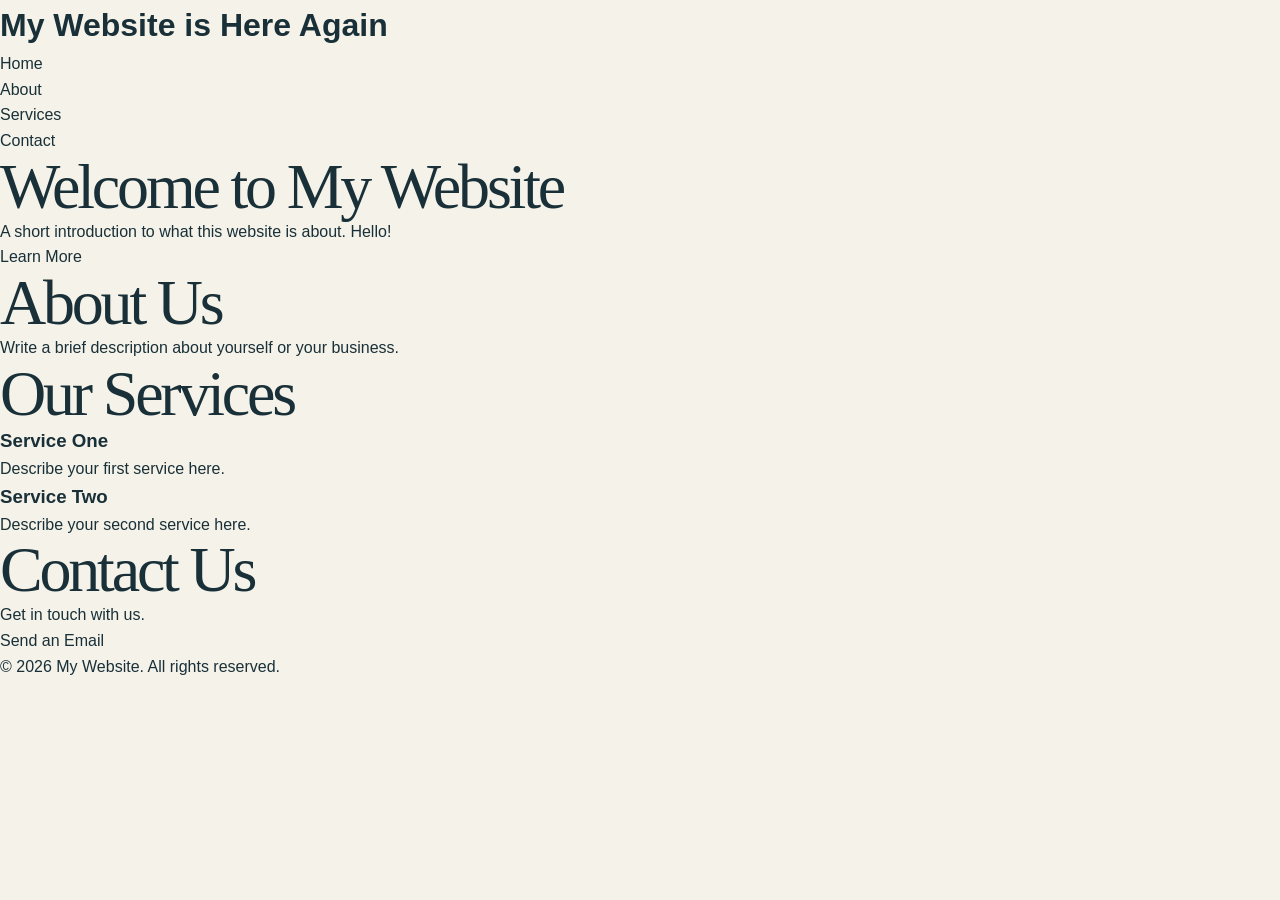
<file: pageone.html>
<!DOCTYPE html>
<html lang="en">
<head>
    <meta charset="UTF-8">
    <meta name="viewport" content="width=device-width, initial-scale=1.0">
    <meta name="description" content="Welcome to my website">
    <title>My Homepage</title>

    <!-- Link to your CSS file -->
    <link rel="stylesheet" href="style.css">
</head>
<body>

    <!-- Header -->
    <header>
        <h1>My Website is Here Again</h1>

        <!-- Navigation -->
        <nav>
            <ul>
                <li><a href="index.html">Home</a></li>
                <li><a href="#about">About</a></li>
                <li><a href="#services">Services</a></li>
                <li><a href="#contact">Contact</a></li>
            </ul>
        </nav>
    </header>

    <!-- Main Content -->
    <main>

        <!-- Hero Section -->
        <section id="hero">
            <h2>Welcome to My Website</h2>
            <p>A short introduction to what this website is about. Hello!</p>
            <a href="#about">Learn More</a>
        </section>

        <!-- About Section -->
        <section id="about">
            <h2>About Us</h2>
            <p>Write a brief description about yourself or your business.</p>
        </section>

        <!-- Services Section -->
        <section id="services">
            <h2>Our Services</h2>

            <article>
                <h3>Service One</h3>
                <p>Describe your first service here.</p>
            </article>

            <article>
                <h3>Service Two</h3>
                <p>Describe your second service here.</p>
            </article>
        </section>

        <!-- Contact Section -->
        <section id="contact">
            <h2>Contact Us</h2>
            <p>Get in touch with us.</p>
            <a href="mailto:hello@example.com">Send an Email</a>
        </section>

    </main>

    <!-- Footer -->
    <footer>
        <p>&copy; 2026 My Website. All rights reserved.</p>
    </footer>

</body>
</html>
</file>
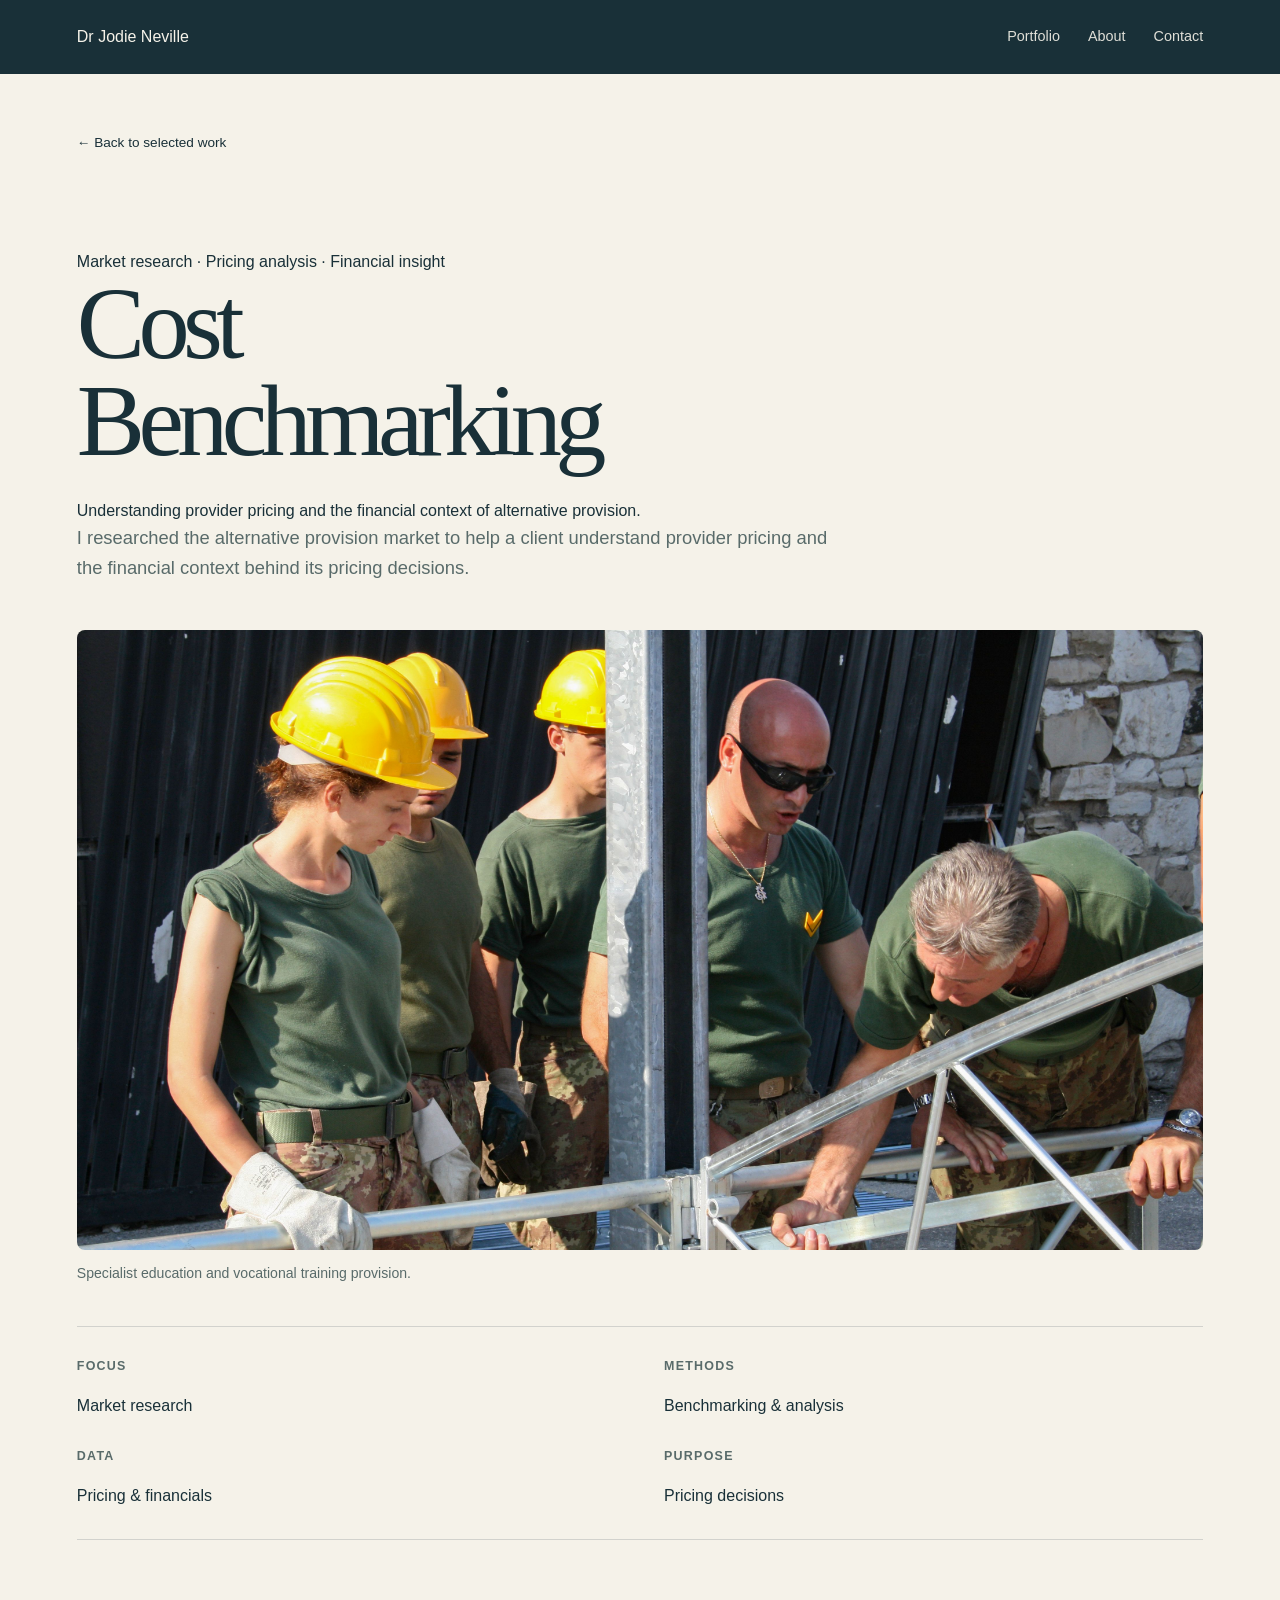
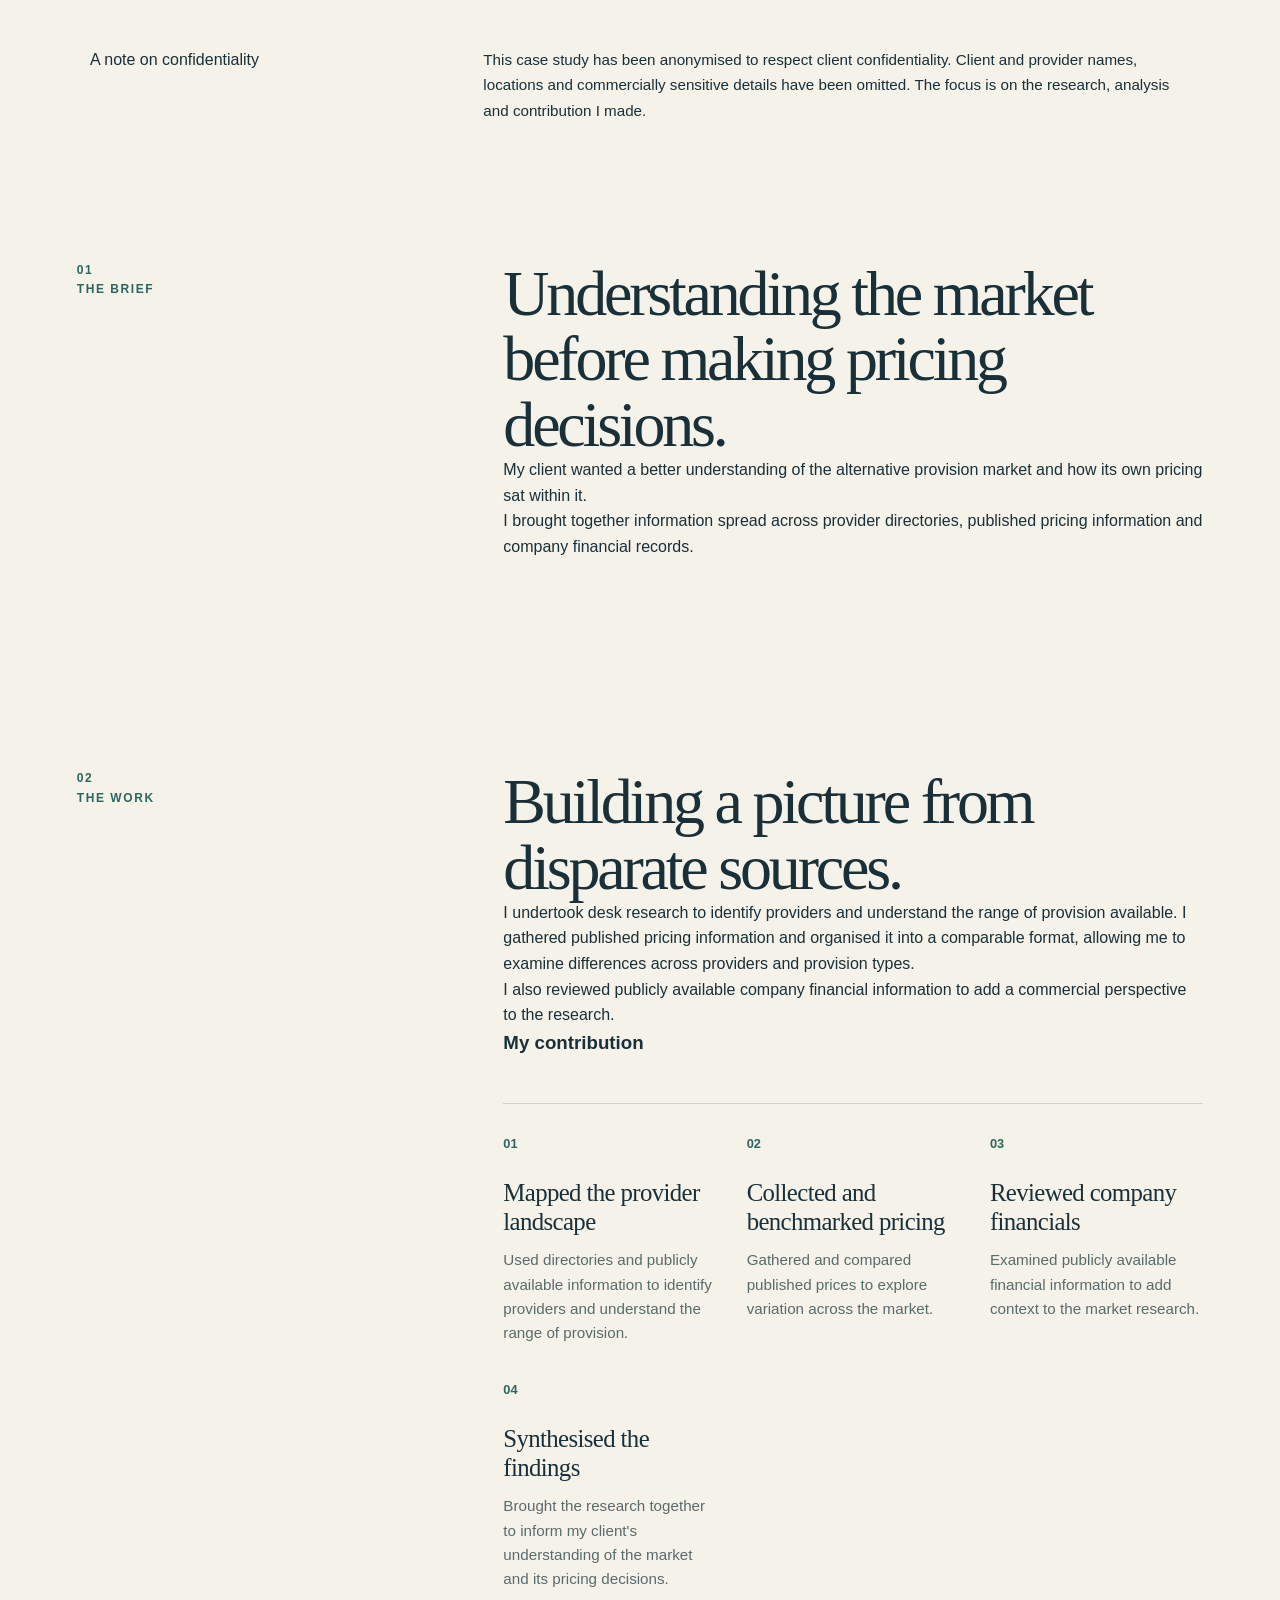
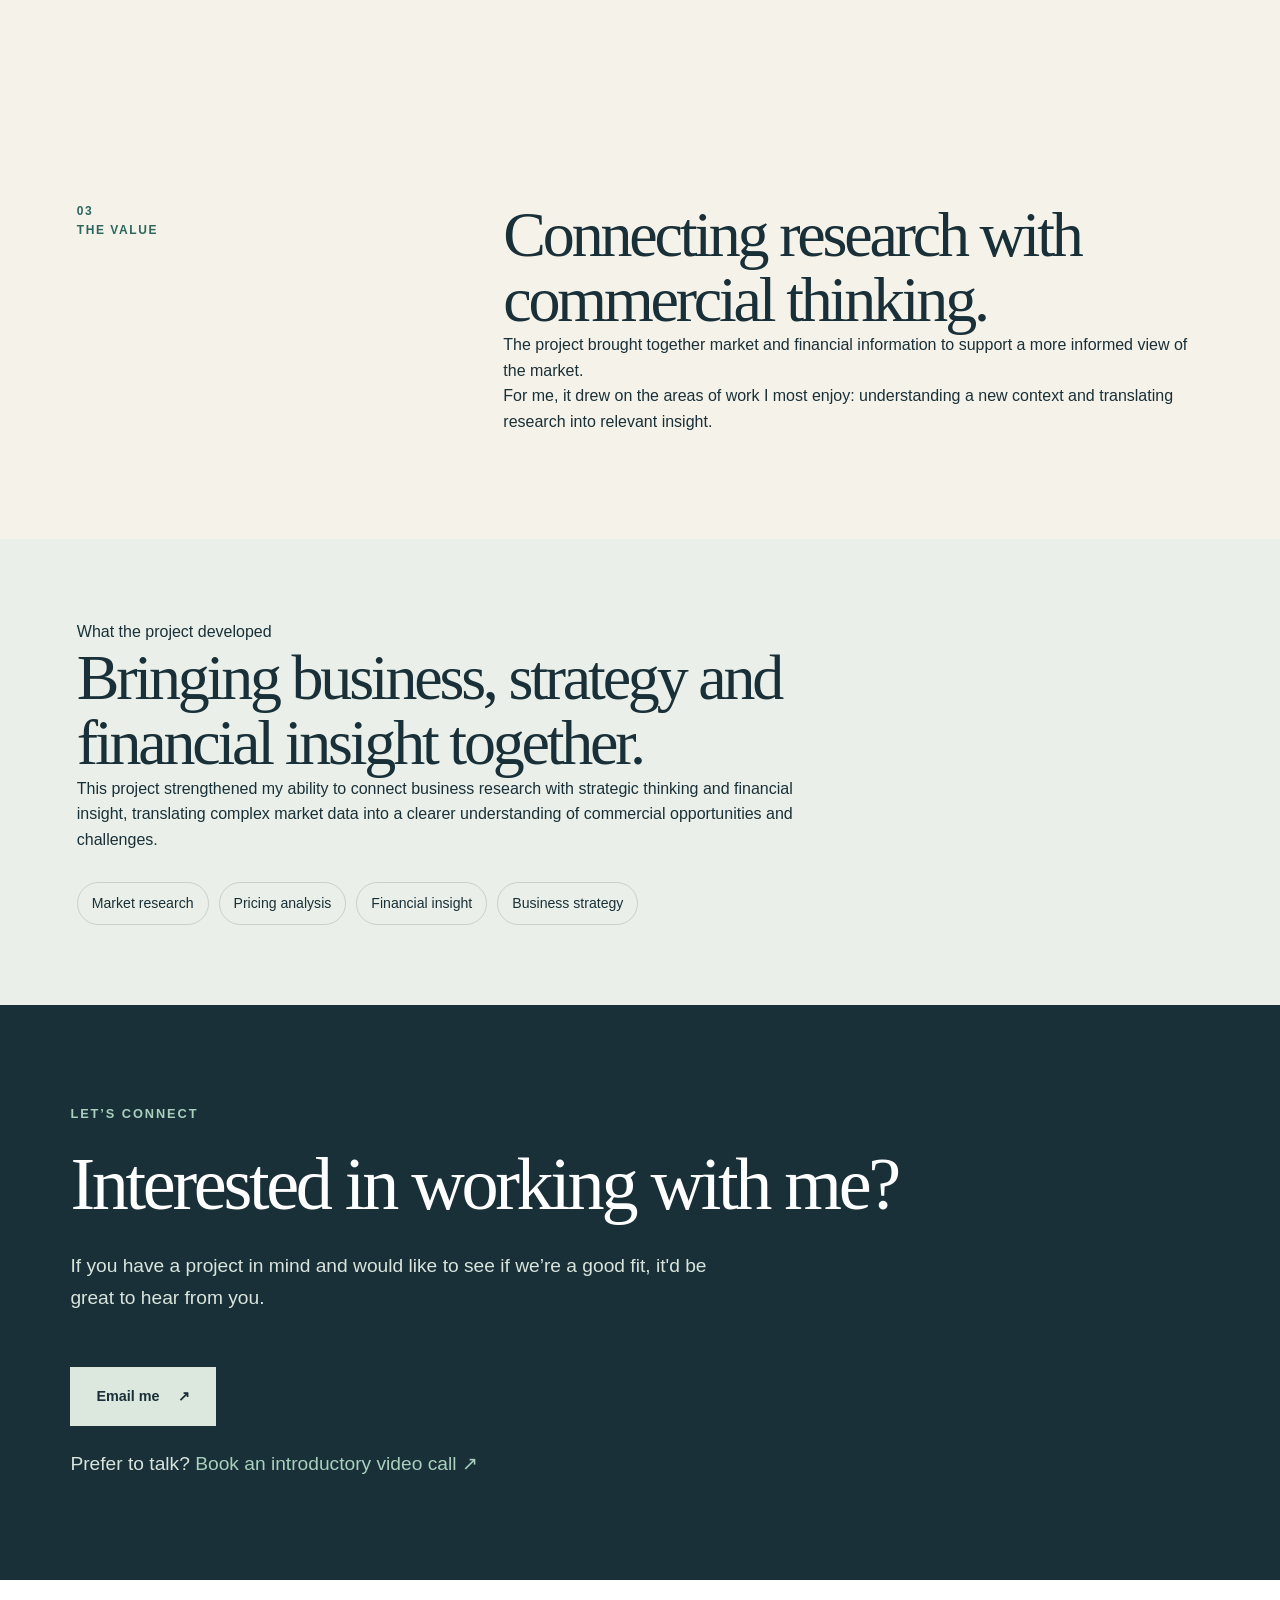
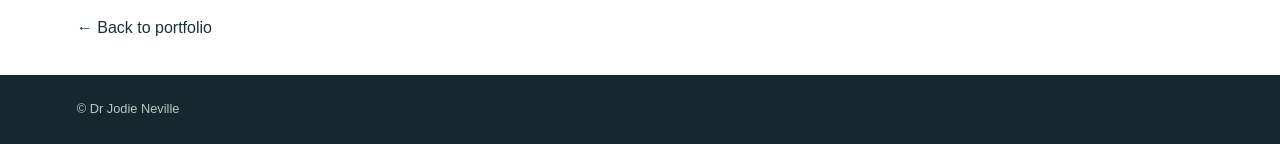
<file: portfolio/alternative.provision.html>
<!DOCTYPE html>
<html lang="en">
<head>
    <meta charset="UTF-8">
    <meta name="viewport" content="width=device-width, initial-scale=1.0">

    <title>Mapping a Market | Dr Jodie Neville</title>

    <meta name="description" content="An anonymised case study in alternative provision market research, pricing analysis and financial insight.">

    <link rel="stylesheet" href="../style.css">
    <link rel="stylesheet" href="portfolio-page.css">
</head>

<body>

<header class="site-header">
    <a href="../index.html" class="logo">Dr Jodie Neville</a>

    <nav class="site-nav">
        <a href="../index.html#portfolio">Portfolio</a>
        <a href="../index.html#about">About</a>
        <a href="../index.html#contact">Contact</a>
    </nav>
</header>


<main class="case-study coaching-tales-page">

    <!-- HERO -->

    <section class="case-hero coaching-hero">

        <a class="back-link" href="../index.html#portfolio">
            &larr; Back to selected work
        </a>

        <p class="case-eyebrow">
            Market research · Pricing analysis · Financial insight
        </p>

        <h1>Cost<br>Benchmarking</h1>

        <p class="case-subtitle">
            Understanding provider pricing and the financial context
            of alternative provision.
        </p>

        <p class="case-intro">
            I researched the alternative provision market to help a
            client understand provider pricing and
            the financial context behind its pricing decisions.
        </p>

        <figure class="coaching-hero-image">
            <img
                src="./pexels-antoniocontephotographer-14364849.jpg"
                alt="Learners taking part in practical construction skills training"
            >
            <figcaption>
                Specialist education and vocational training provision.
            </figcaption>
        </figure>

        <div class="project-facts coaching-facts">

            <div class="project-fact">
                <span class="fact-label">Focus</span>
                <span class="fact-value">Market research</span>
            </div>

            <div class="project-fact">
                <span class="fact-label">Methods</span>
                <span class="fact-value">Benchmarking & analysis</span>
            </div>

            <div class="project-fact">
                <span class="fact-label">Data</span>
                <span class="fact-value">Pricing & financials</span>
            </div>

            <div class="project-fact">
                <span class="fact-label">Purpose</span>
                <span class="fact-value">Pricing decisions</span>
            </div>

        </div>

    </section>


    <!-- CONFIDENTIALITY -->

    <section class="case-confidentiality">

        <p class="case-eyebrow">A note on confidentiality</p>

        <p>
            This case study has been anonymised to respect client
            confidentiality. Client and provider names, locations
            and commercially sensitive details have been omitted.
            The focus is on the research, analysis and contribution
            I made.
        </p>

    </section>


    <!-- THE BRIEF -->

    <section class="case-section coaching-section">

        <div class="section-label">
            <span>01</span>
            <p>The brief</p>
        </div>

        <div class="section-content">

            <h2>Understanding the market before making pricing decisions.</h2>

            <p>
                My client wanted a better understanding of the alternative
                provision market and how its own pricing sat within it.
            </p>

            <p>
                I brought together information spread across provider
                directories, published pricing information and company
                financial records.
            </p>

        </div>

    </section>


    <!-- THE WORK -->

    <section class="case-section coaching-section">

        <div class="section-label">
            <span>02</span>
            <p>The work</p>
        </div>

        <div class="section-content">

            <h2>Building a picture from disparate sources.</h2>

            <p>
                I undertook desk research to identify providers and
                understand the range of provision available. I gathered
                published pricing information and organised it into a
                comparable format, allowing me to examine differences
                across providers and provision types.
            </p>

            <p>
                I also reviewed publicly available company financial
                information to add a commercial perspective to the research.
            </p>

            <h3>My contribution</h3>

            <div class="research-steps">

                <div class="research-step">
                    <span class="research-step-number">01</span>
                    <div>
                        <h3>Mapped the provider landscape</h3>
                        <p>
                            Used directories and publicly available
                            information to identify providers and
                            understand the range of provision.
                        </p>
                    </div>
                </div>

                <div class="research-step">
                    <span class="research-step-number">02</span>
                    <div>
                        <h3>Collected and benchmarked pricing</h3>
                        <p>
                            Gathered and compared published prices
                            to explore variation across the market.
                        </p>
                    </div>
                </div>

                <div class="research-step">
                    <span class="research-step-number">03</span>
                    <div>
                        <h3>Reviewed company financials</h3>
                        <p>
                            Examined publicly available financial
                            information to add context to the market
                            research.
                        </p>
                    </div>
                </div>

                <div class="research-step">
                    <span class="research-step-number">04</span>
                    <div>
                        <h3>Synthesised the findings</h3>
                        <p>
                            Brought the research together to inform
                            my client's understanding of the market
                            and its pricing decisions.
                        </p>
                    </div>
                </div>

            </div>

        </div>

    </section>


    <!-- THE VALUE -->

    <section class="case-section coaching-section">

        <div class="section-label">
            <span>03</span>
            <p>The value</p>
        </div>

        <div class="section-content">

            <h2>Connecting research with commercial thinking.</h2>

            <p>
                The project brought together market and
                financial information to support a more informed
                view of the market.
            </p>

            <p>
                For me, it drew on the areas of work I most enjoy:
                understanding a new context and translating research into
                 relevant insight.
            </p>

        </div>

    </section>


    <!-- REFLECTION -->

    <section class="coaching-outcome">

        <p class="case-eyebrow">What the project developed</p>

        <h2>
            Bringing business, strategy and financial insight together.
        </h2>

        <p>
            This project strengthened my ability to connect business
            research with strategic thinking and financial insight,
            translating complex market data into a clearer understanding
            of commercial opportunities and challenges.
        </p>

        <div class="coaching-tags">
            <span>Market research</span>
            <span>Pricing analysis</span>
            <span>Financial insight</span>
            <span>Business strategy</span>
        </div>

    </section>


    <section class="contact section" id="contact">
      <p class="eyebrow">Let’s connect</p>

      <h2>Interested in working with me?</h2>

      <p>
        If you have a project in mind and would like to see if we’re a good fit, it'd be great to hear from you.
      </p>

      <a href="mailto:jodie.research@gmail.com" class="button button-light">
        Email me <span aria-hidden="true">↗</span>
      </a>

      <p>
        Prefer to talk? <a  href="https://calendar.app.google/ZhdJLjV2xTRjbDMF8"
  target="_blank"
  rel="noopener noreferrer">Book an introductory video call <span aria-hidden="true">↗</span> </a>
      </p>

    </section>

    <!-- PROJECT NAVIGATION -->

    <nav class="project-navigation">

        <a href="../index.html#portfolio">
            &larr; Back to portfolio
        </a>

    </nav>

</main>


<footer class="site-footer">
    <p>&copy; Dr Jodie Neville</p>
</footer>

</body>
</html>
</file>
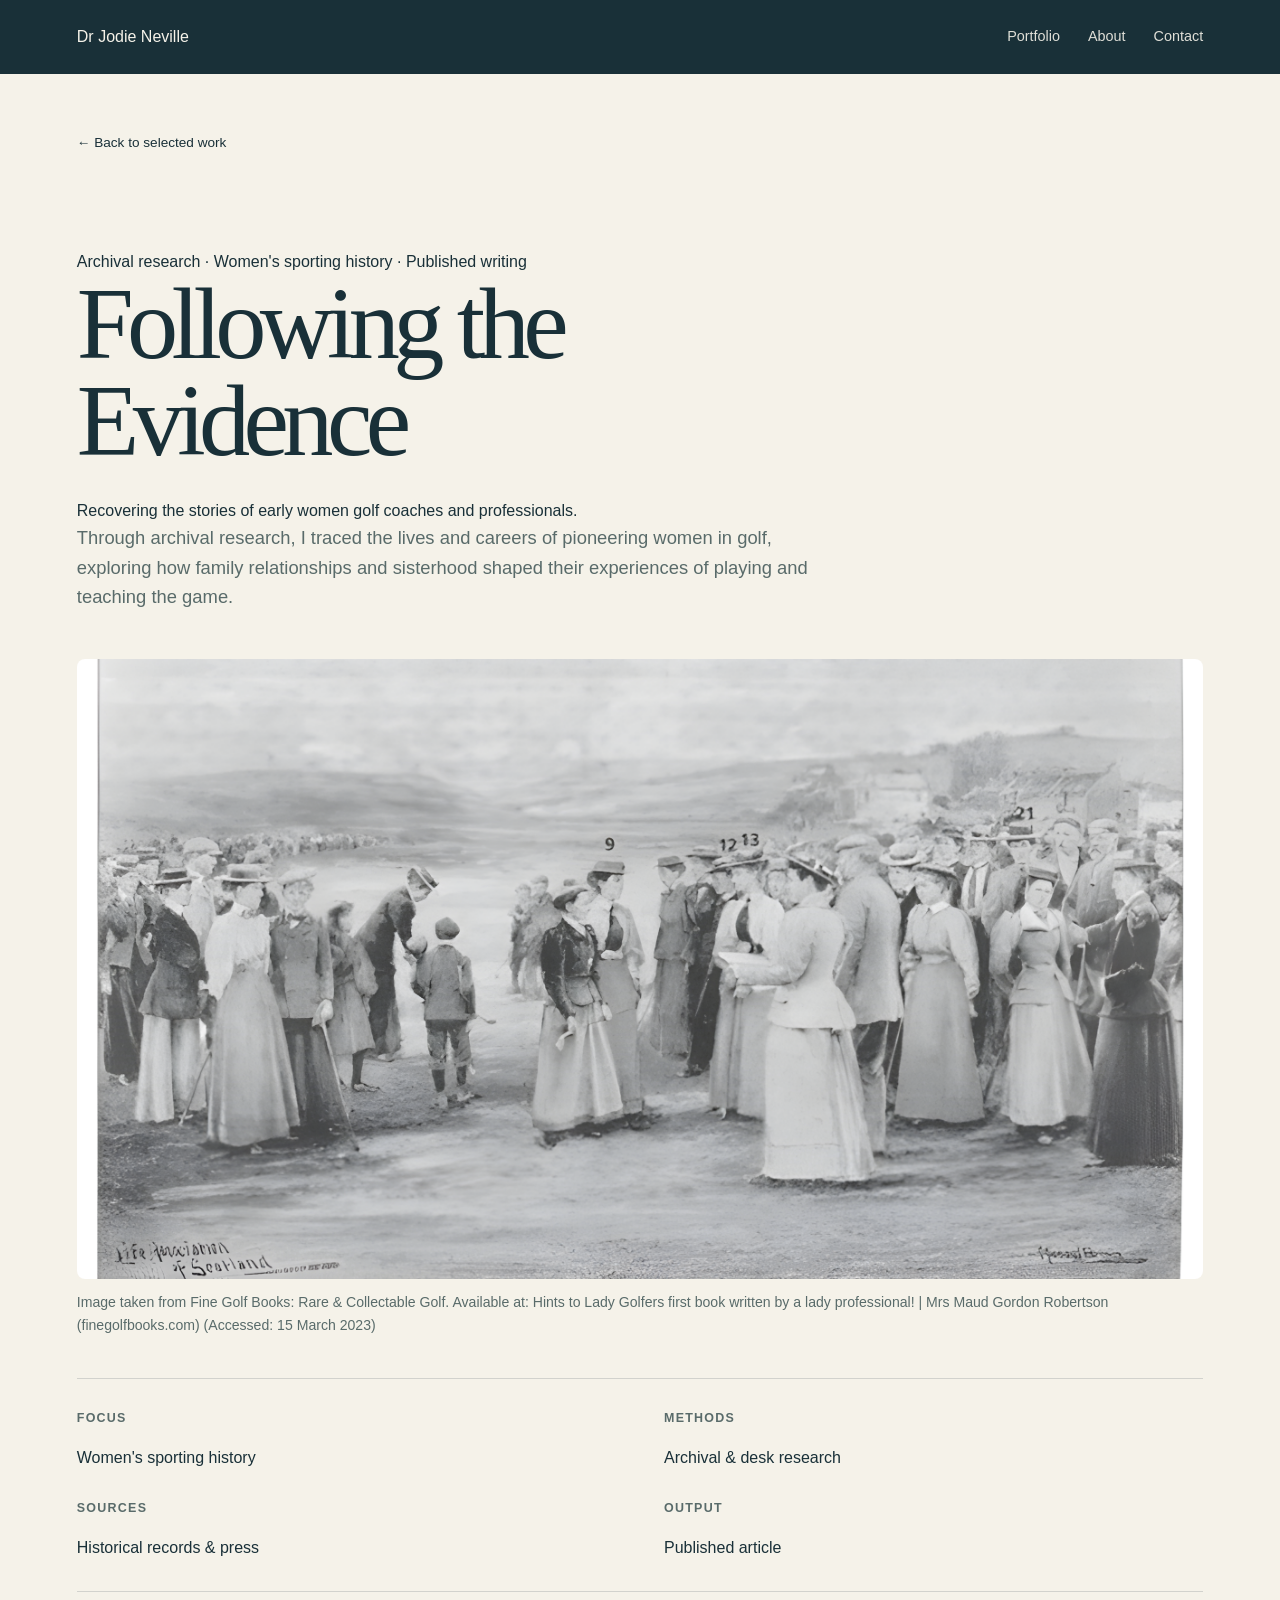
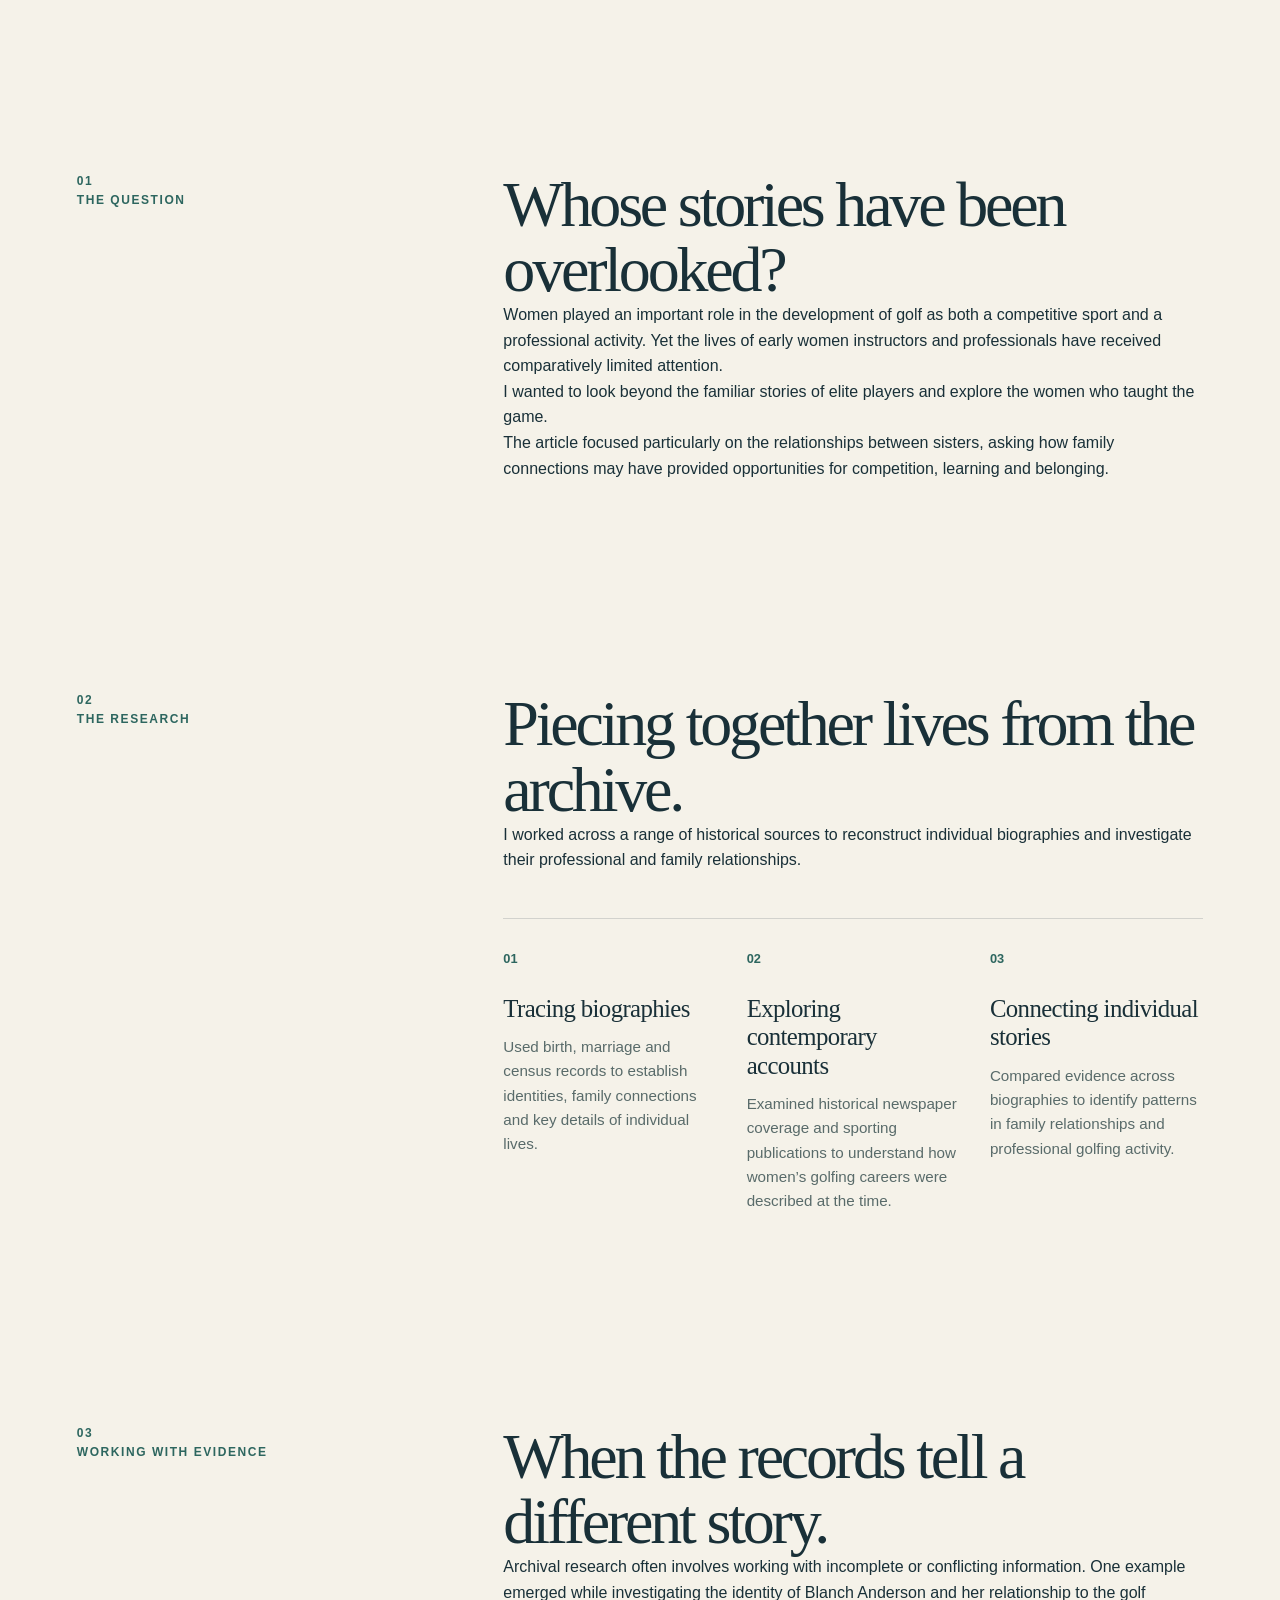
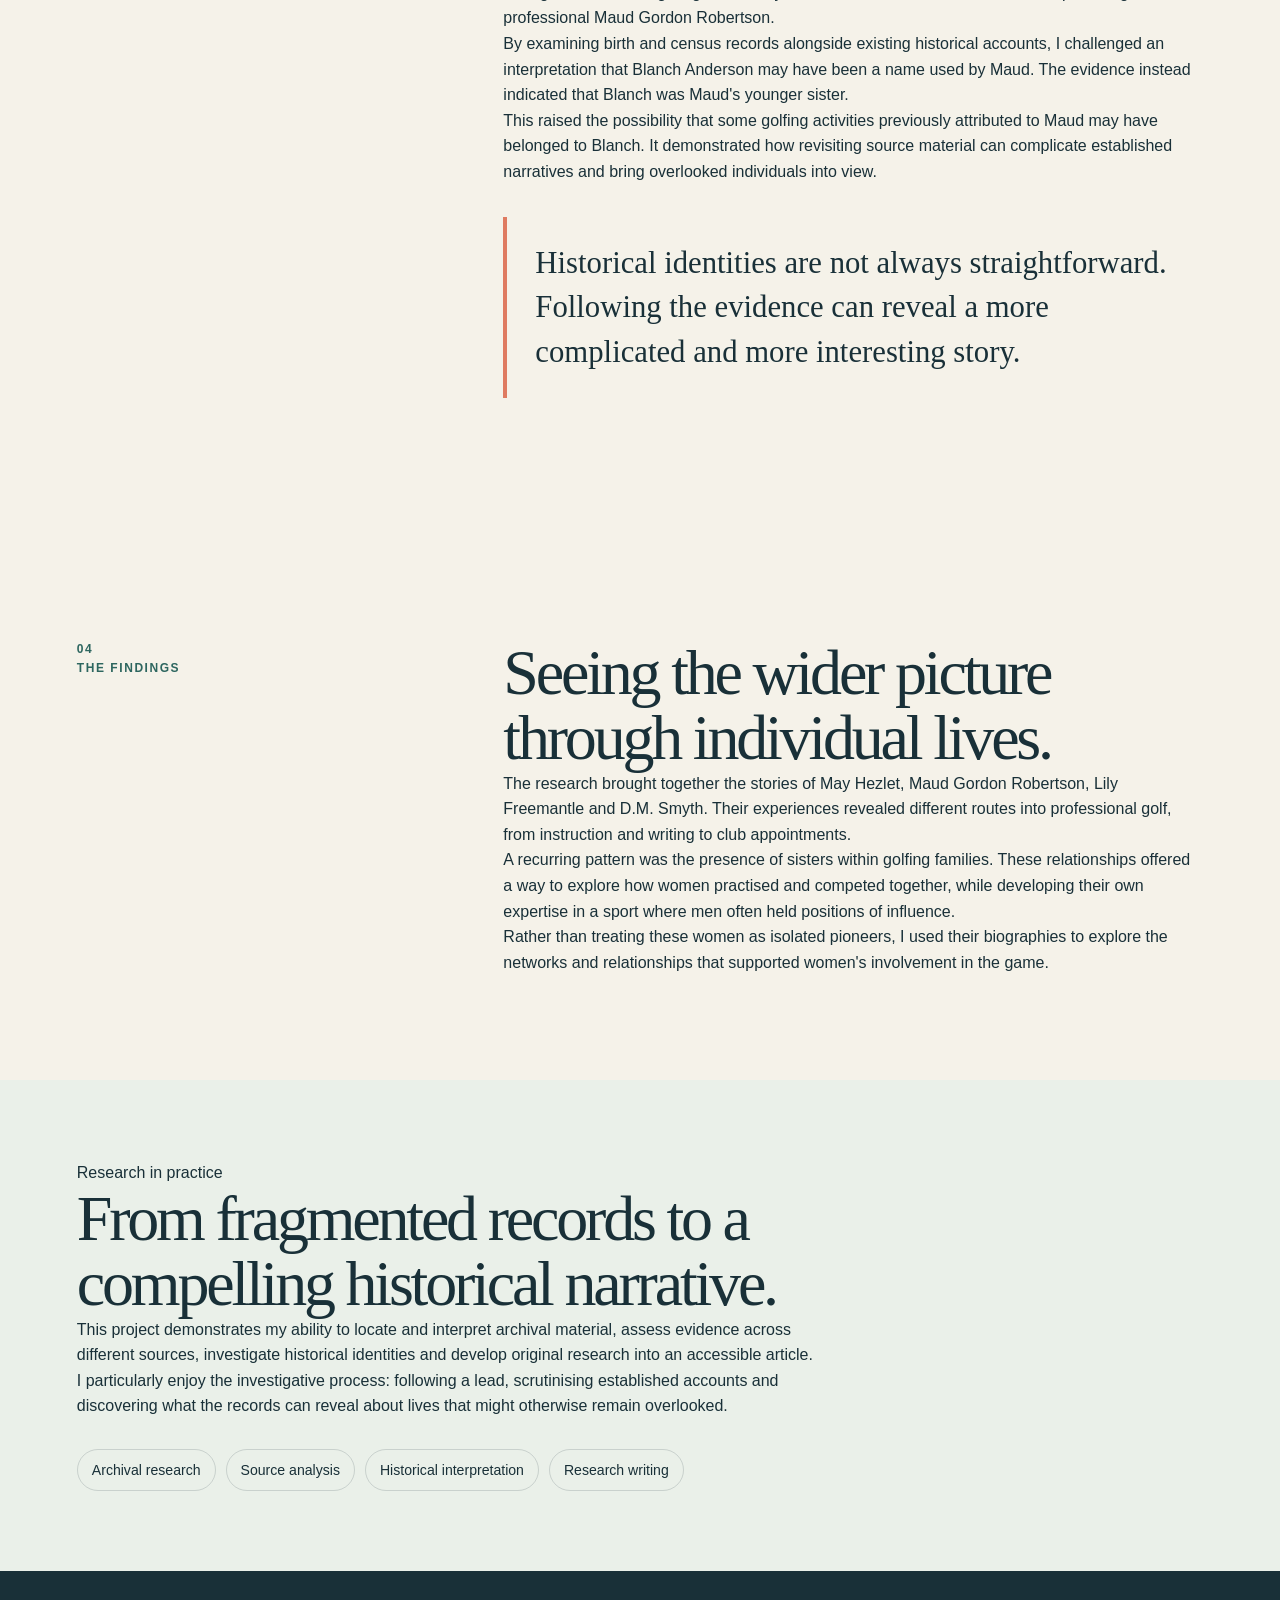
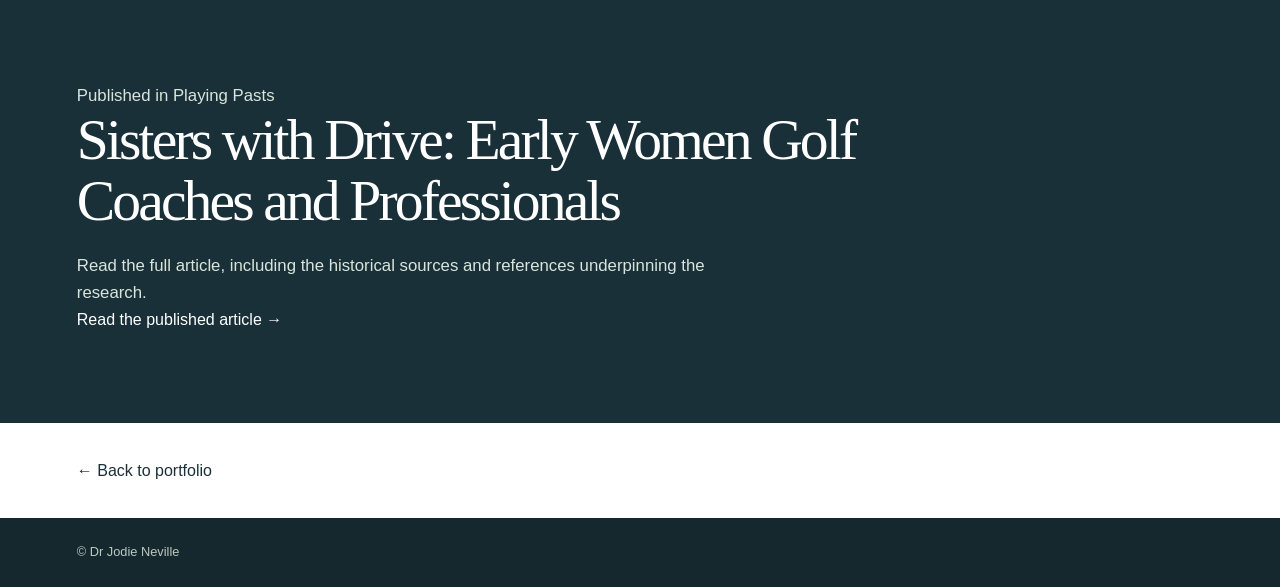
<file: portfolio/archival-work.html>
<!DOCTYPE html>
<html lang="en">
<head>
    <meta charset="UTF-8">
    <meta name="viewport" content="width=device-width, initial-scale=1.0">

    <title>Following the Evidence | Dr Jodie Neville</title>

    <meta
        name="description"
        content="A portfolio case study exploring archival research into early women golf coaches and professionals."
    >

    <link rel="stylesheet" href="../style.css">
    <link rel="stylesheet" href="portfolio-page.css">
</head>

<body>

<header class="site-header">
    <a href="../index.html" class="logo">Dr Jodie Neville</a>

    <nav class="site-nav">
        <a href="../index.html#portfolio">Portfolio</a>
        <a href="../index.html#about">About</a>
        <a href="../index.html#contact">Contact</a>
    </nav>
</header>


<main class="case-study coaching-tales-page">

    <!-- HERO -->

    <section class="case-hero coaching-hero">

        <a class="back-link" href="../index.html#portfolio">
            &larr; Back to selected work
        </a>

        <p class="case-eyebrow">
            Archival research · Women's sporting history · Published writing
        </p>

        <h1>Following the<br>Evidence</h1>

        <p class="case-subtitle">
            Recovering the stories of early women golf coaches and professionals.
        </p>

        <p class="case-intro">
            Through archival research, I traced the lives and careers of
            pioneering women in golf, exploring how family relationships
            and sisterhood shaped their experiences of playing
            and teaching the game.
        </p>

        <figure class="coaching-hero-image">
            <img
                src="../group.png"
                alt="Historical image relating to early women golfers"
            >
            <figcaption>
                 Image taken from Fine Golf Books: Rare & Collectable Golf. Available at: Hints to Lady Golfers first book written by a lady professional! | Mrs Maud Gordon Robertson (finegolfbooks.com) (Accessed: 15 March 2023)
            </figcaption>
        </figure>

        <div class="project-facts coaching-facts">

            <div class="project-fact">
                <span class="fact-label">Focus</span>
                <span class="fact-value">Women's sporting history</span>
            </div>

            <div class="project-fact">
                <span class="fact-label">Methods</span>
                <span class="fact-value">Archival & desk research</span>
            </div>

            <div class="project-fact">
                <span class="fact-label">Sources</span>
                <span class="fact-value">Historical records & press</span>
            </div>

            <div class="project-fact">
                <span class="fact-label">Output</span>
                <span class="fact-value">Published article</span>
            </div>

        </div>

    </section>


    <!-- RESEARCH CONTEXT -->

    <section class="case-section coaching-section">

        <div class="section-label">
            <span>01</span>
            <p>The question</p>
        </div>

        <div class="section-content">

            <h2>Whose stories have been overlooked?</h2>

            <p>
                Women played an important role in the development of golf
                as both a competitive sport and a professional activity.
                Yet the lives of early women instructors and professionals
                have received comparatively limited attention.
            </p>

            <p>
                I wanted to look beyond the familiar stories of elite
                players and explore the women who taught the game.
            </p>

            <p>
                The article focused particularly on the relationships
                between sisters, asking how family connections may have
                provided opportunities for competition,
                learning and belonging.
            </p>

        </div>

    </section>


    <!-- ARCHIVAL APPROACH -->

    <section class="case-section coaching-section">

        <div class="section-label">
            <span>02</span>
            <p>The research</p>
        </div>

        <div class="section-content">

            <h2>Piecing together lives from the archive.</h2>

            <p>
                I worked across a range of historical sources to
                reconstruct individual biographies and investigate
                their professional and family relationships.
            </p>

            <div class="research-steps">

                <div class="research-step">
                    <span class="research-step-number">01</span>

                    <div>
                        <h3>Tracing biographies</h3>

                        <p>
                            Used birth, marriage and census records
                            to establish identities, family connections
                            and key details of individual lives.
                        </p>
                    </div>
                </div>

                <div class="research-step">
                    <span class="research-step-number">02</span>

                    <div>
                        <h3>Exploring contemporary accounts</h3>

                        <p>
                            Examined historical newspaper coverage and
                            sporting publications to
                            understand how women’s golfing careers
                            were described at the time.
                        </p>
                    </div>
                </div>

                <div class="research-step">
                    <span class="research-step-number">03</span>

                    <div>
                        <h3>Connecting individual stories</h3>

                        <p>
                            Compared evidence across biographies to
                            identify patterns in family relationships and
                            professional golfing activity.
                        </p>
                    </div>
                </div>

            </div>

        </div>

    </section>


    <!-- SOURCE ANALYSIS -->

    <section class="case-section coaching-section">

        <div class="section-label">
            <span>03</span>
            <p>Working with evidence</p>
        </div>

        <div class="section-content">

            <h2>When the records tell a different story.</h2>

            <p>
                Archival research often involves working with incomplete
                or conflicting information. One example emerged while
                investigating the identity of Blanch Anderson and her
                relationship to the golf professional Maud Gordon Robertson.
            </p>

            <p>
                By examining birth and census records alongside existing
                historical accounts, I challenged an interpretation that
                Blanch Anderson may have been a name used by Maud.
                The evidence instead indicated that Blanch was Maud's
                younger sister.
            </p>

            <p>
                This raised the possibility that some golfing activities
                previously attributed to Maud may have belonged to Blanch.
                It demonstrated how revisiting source material can
                complicate established narratives and bring overlooked
                individuals into view.
            </p>

            <blockquote class="coaching-quote">
                Historical identities are not always straightforward.
                Following the evidence can reveal a more complicated
                and more interesting story.
            </blockquote>

        </div>

    </section>


    <!-- FINDINGS -->

    <section class="case-section coaching-section">

        <div class="section-label">
            <span>04</span>
            <p>The findings</p>
        </div>

        <div class="section-content">

            <h2>Seeing the wider picture through individual lives.</h2>

            <p>
                The research brought together the stories of May Hezlet,
                Maud Gordon Robertson, Lily Freemantle and D.M. Smyth.
                Their experiences revealed different routes into
                professional golf, from instruction and writing
                to club appointments.
            </p>

            <p>
                A recurring pattern was the presence of sisters within
                golfing families. These relationships offered a way
                to explore how women practised and competed
                together, while developing their own expertise in a
                sport where men often held positions of influence.
            </p>

            <p>
                Rather than treating these women as isolated pioneers,
                I used their biographies to explore the networks and
                relationships that supported women's involvement
                in the game.
            </p>

        </div>

    </section>


    <!-- REFLECTION -->

    <section class="coaching-outcome">

        <p class="case-eyebrow">Research in practice</p>

        <h2>
            From fragmented records to a compelling historical narrative.
        </h2>

        <p>
            This project demonstrates my ability to locate and interpret
            archival material, assess evidence across different sources,
            investigate historical identities and develop original
            research into an accessible article.
        </p>

        <p>
            I particularly enjoy the investigative process: following
            a lead, scrutinising established accounts and discovering
            what the records can reveal about lives that might otherwise
            remain overlooked.
        </p>

        <div class="coaching-tags">
            <span>Archival research</span>
            <span>Source analysis</span>
            <span>Historical interpretation</span>
            <span>Research writing</span>
        </div>

    </section>


    <!-- PUBLICATION -->

    <section class="case-contact">

        <p class="case-eyebrow">Published in Playing Pasts</p>

        <h2>Sisters with Drive: Early Women Golf Coaches and Professionals</h2>

        <p>
            Read the full article, including the historical sources
            and references underpinning the research.
        </p>

        <a
            class="contact-link"
            href="https://www.playingpasts.co.uk/articles/gender-and-sport/sisters-with-drive-early-women-golf-coaches-and-professionals/"
            target="_blank"
            rel="noopener noreferrer"
        >
            Read the published article &rarr;
        </a>

    </section>


    <!-- PROJECT NAVIGATION -->

    <nav class="project-navigation">

        <a href="../index.html#portfolio">
            &larr; Back to portfolio
        </a>

    </nav>

</main>


<footer class="site-footer">
    <p>&copy; Dr Jodie Neville</p>
</footer>

</body>
</html>
</file>
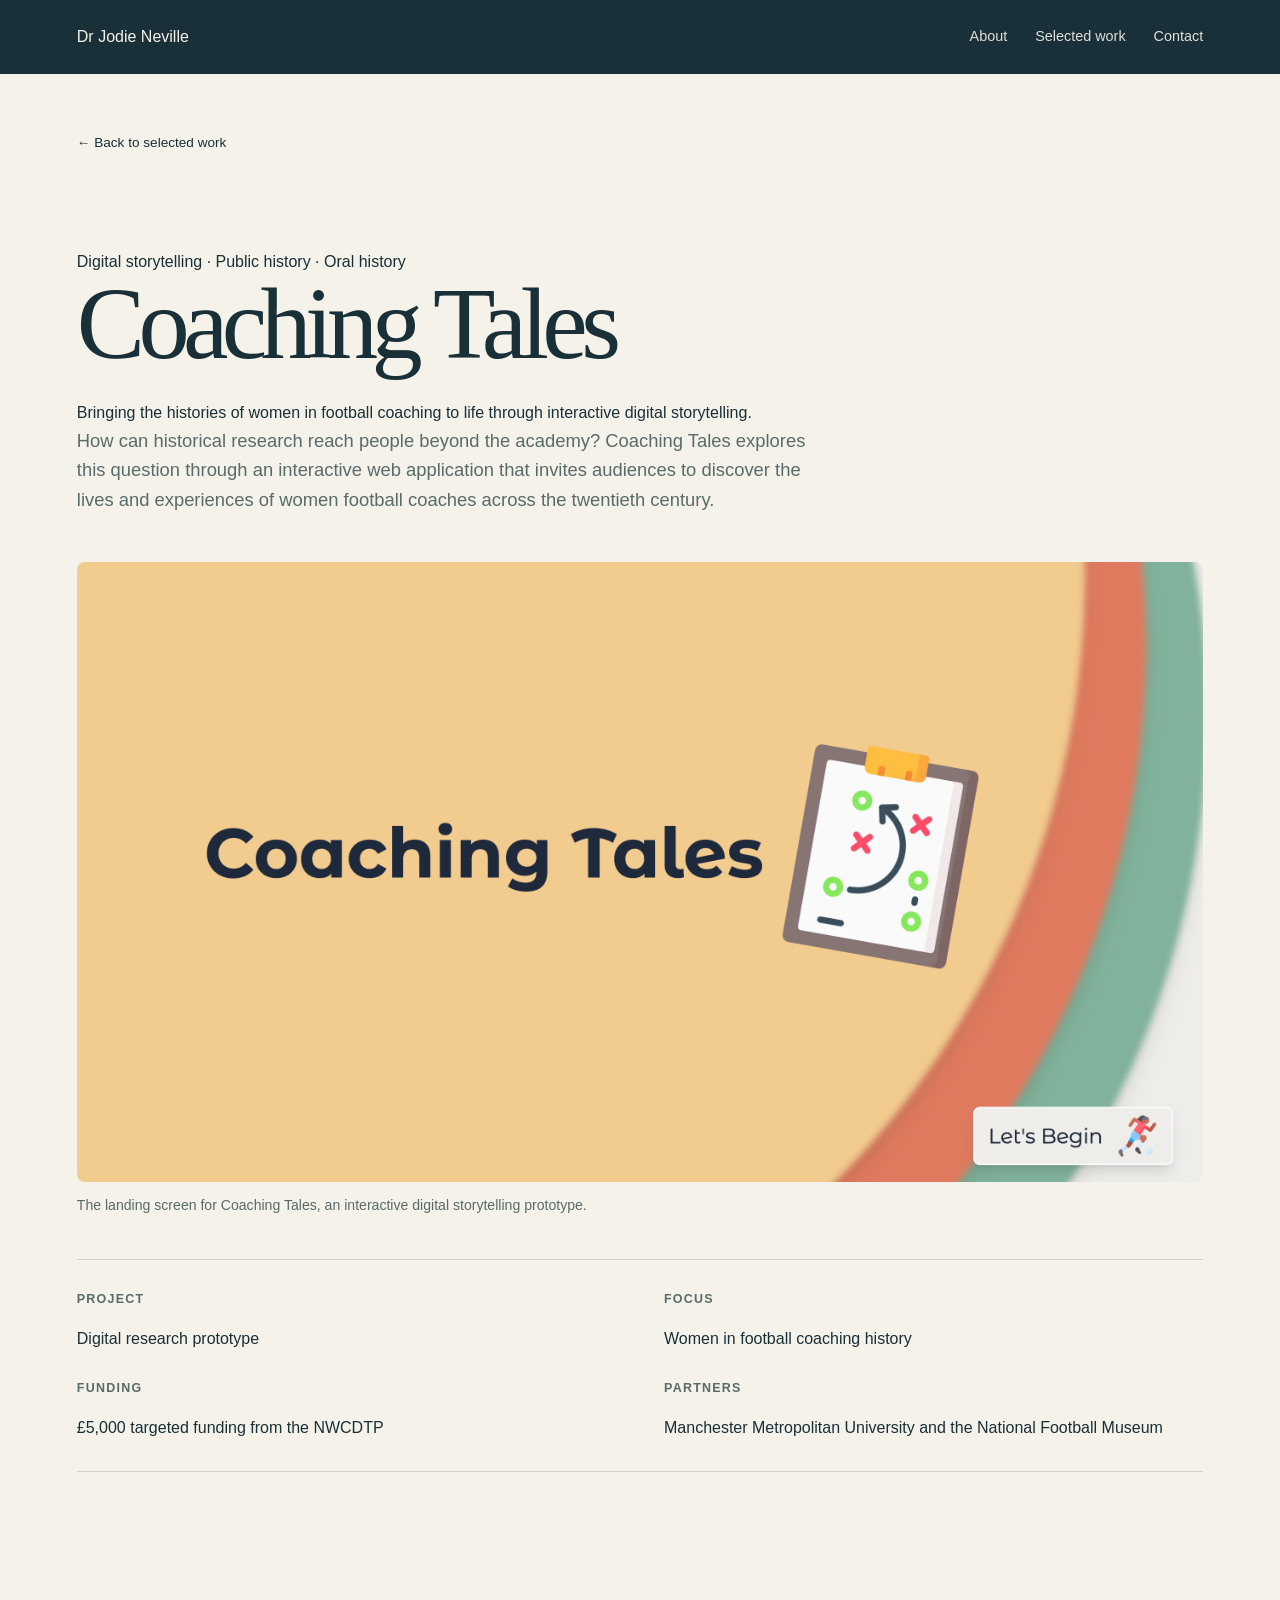
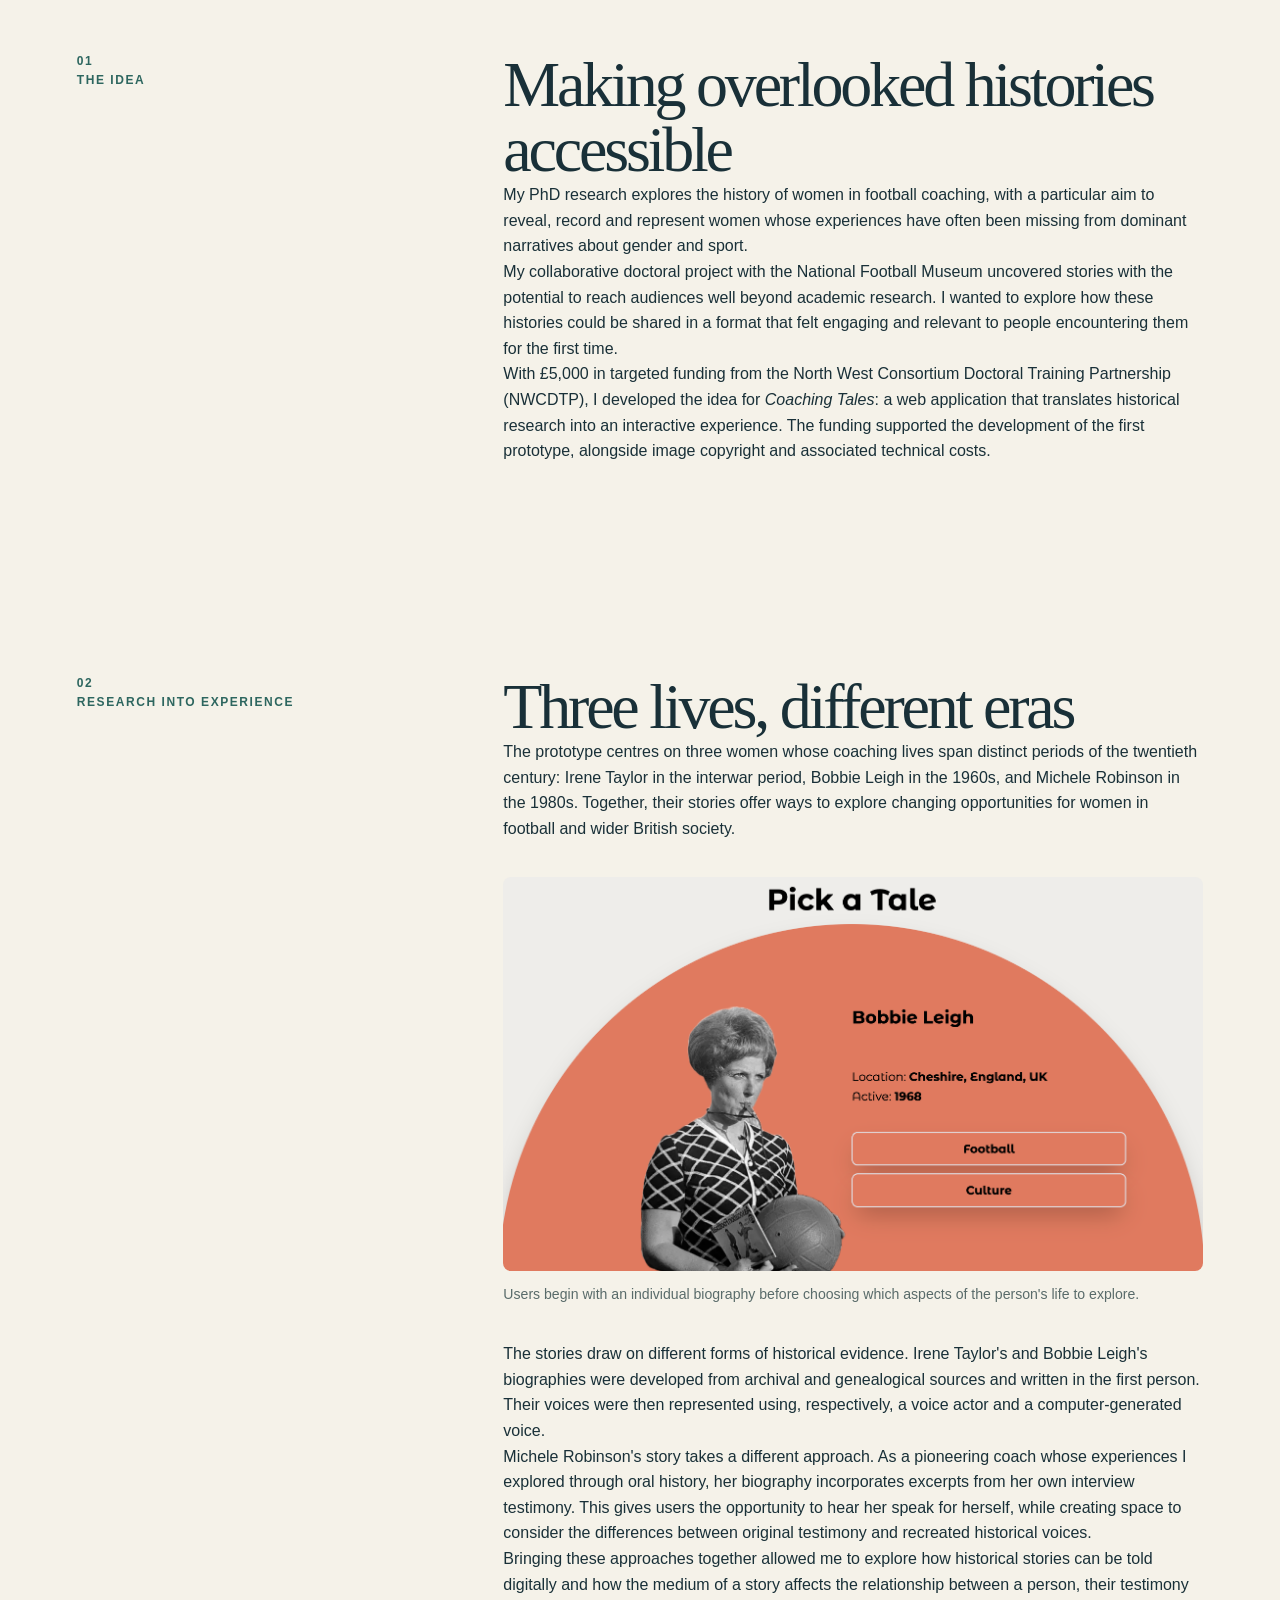
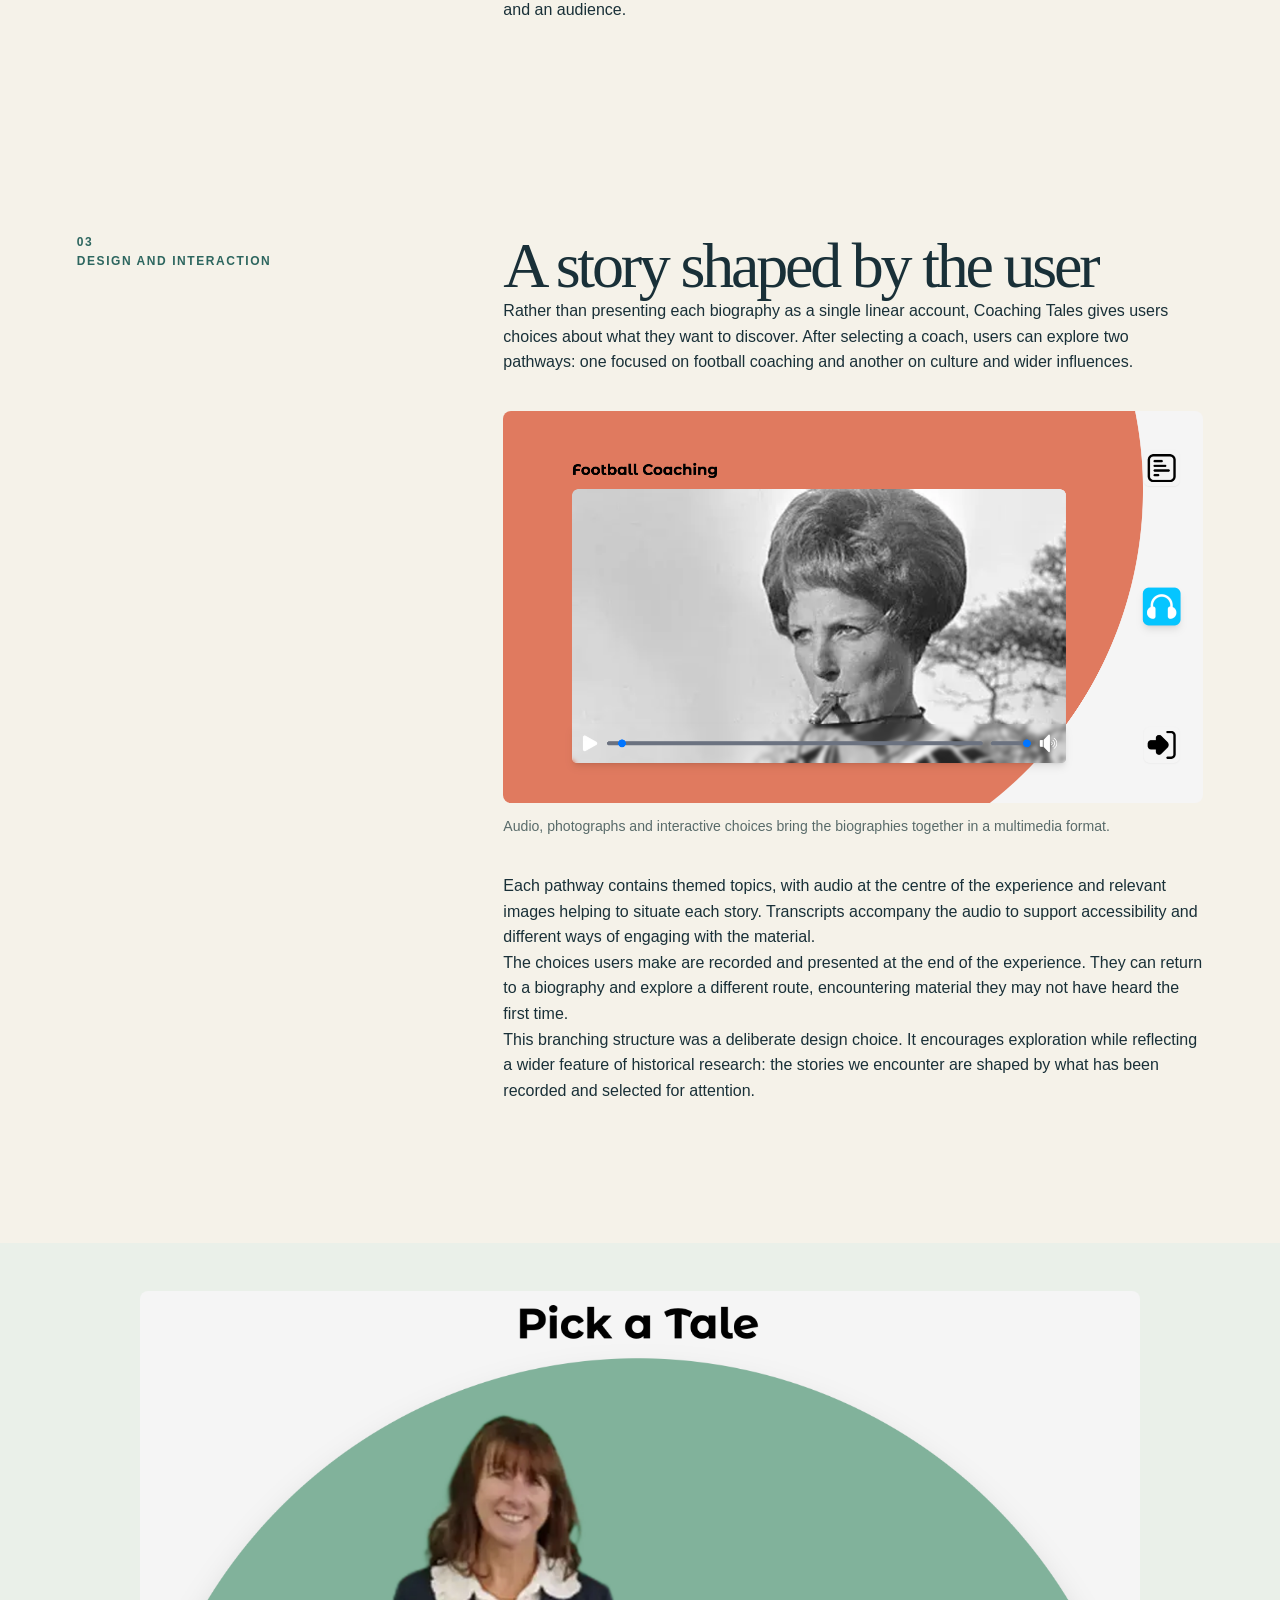
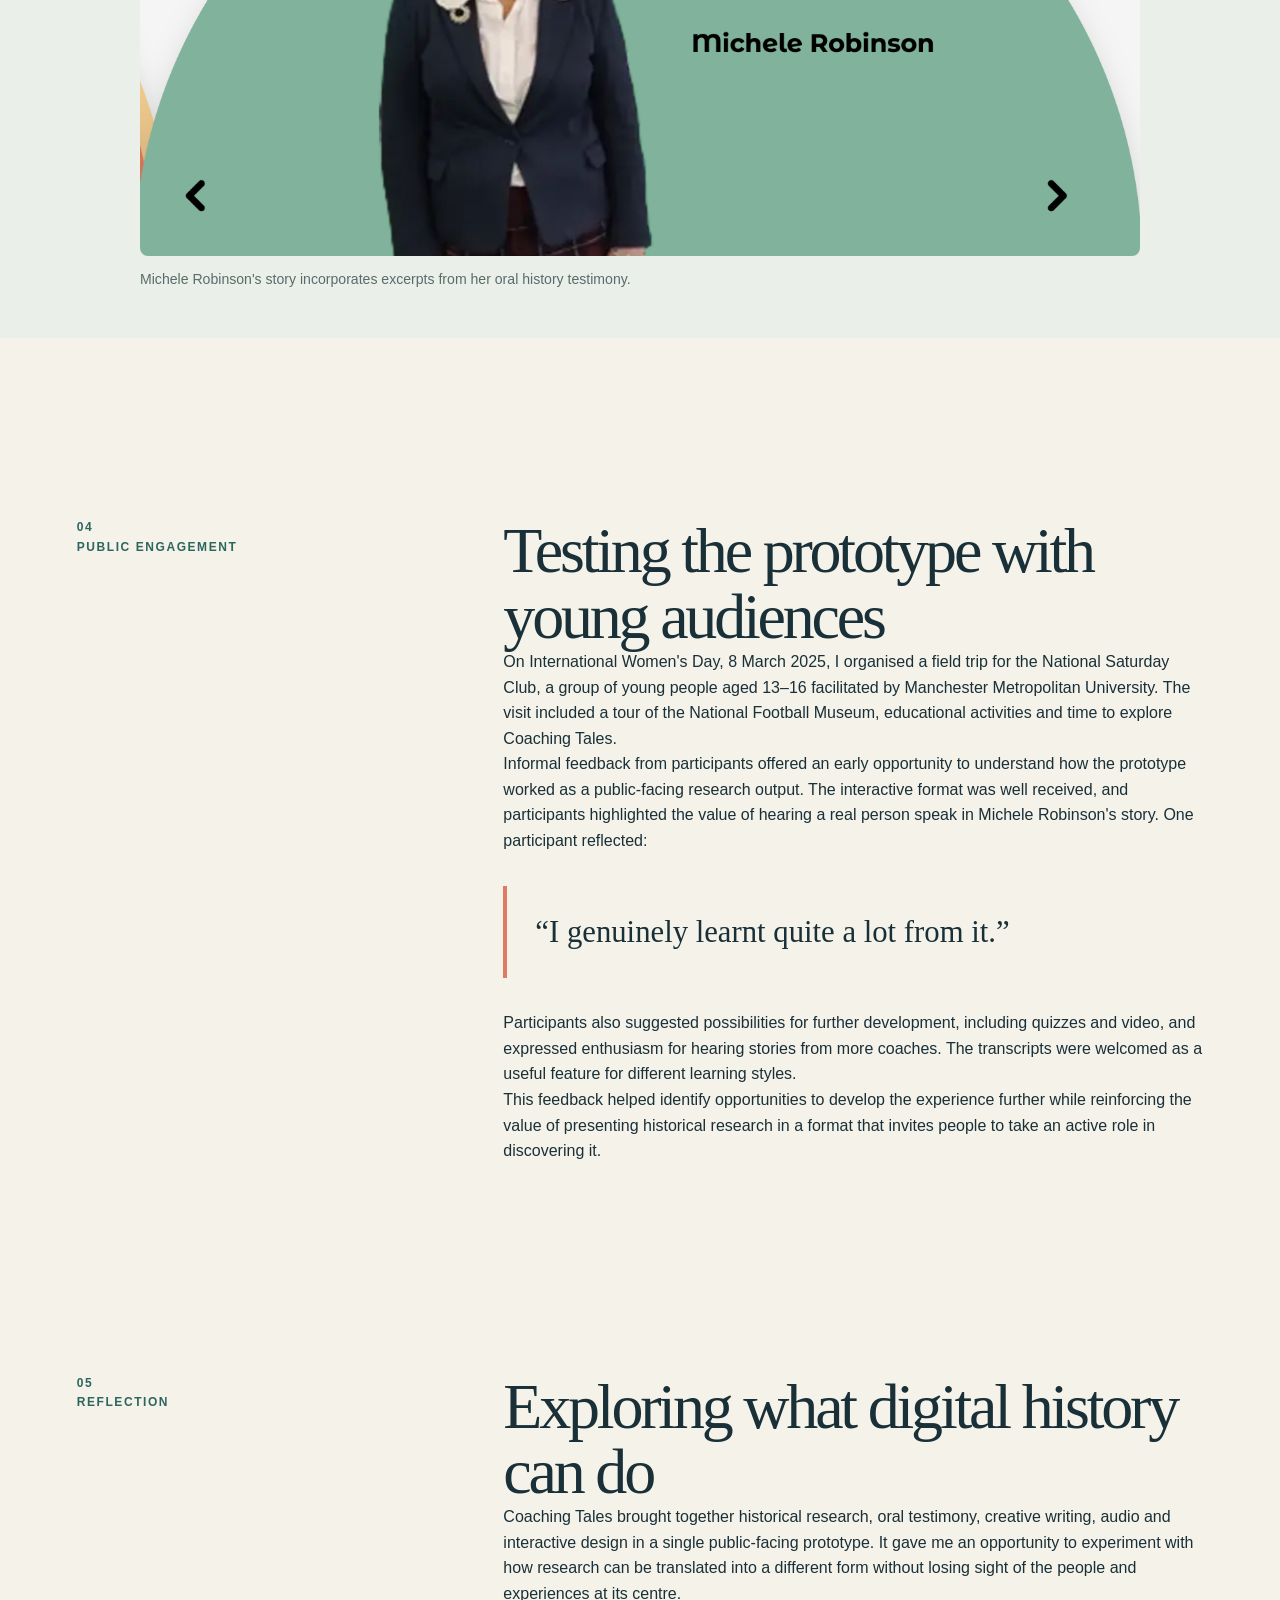
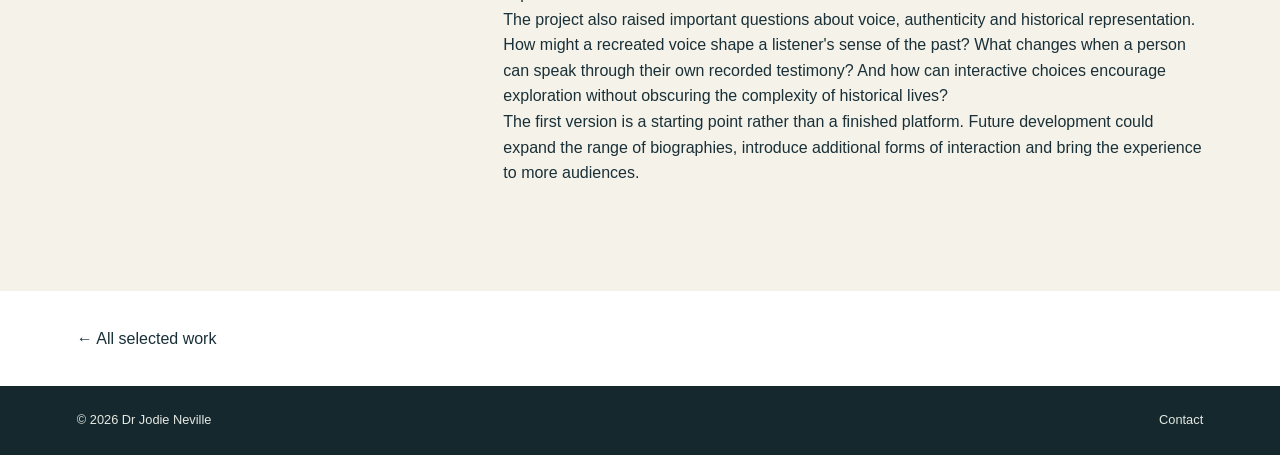
<file: portfolio/coaching-tales.html>
<!DOCTYPE html>
<html lang="en">
<head>
  <meta charset="UTF-8">
  <meta name="viewport" content="width=device-width, initial-scale=1.0">

  <title>Coaching Tales | Dr Jodie Neville</title>
  <meta
    name="description"
    content="Coaching Tales is a digital storytelling prototype bringing the histories of women in football coaching to wider audiences through interactive biographies, audio and oral history."
  >

  <link rel="stylesheet" href="../style.css">
  <link rel="stylesheet" href="portfolio-page.css">
</head>

<body>

  <header class="site-header">
    <a class="site-logo" href="../index.html">Dr Jodie Neville</a>

    <nav class="site-nav" aria-label="Main navigation">
      <a href="../index.html#about">About</a>
      <a href="../index.html#work">Selected work</a>
      <a href="../index.html#contact">Contact</a>
    </nav>
  </header>

  <main class="case-study coaching-tales-page">

    <section class="case-hero coaching-hero">
      <a class="back-link" href="../index.html#portfolio">
        &larr; Back to selected work
      </a>

      <p class="case-eyebrow">Digital storytelling · Public history · Oral history</p>

      <h1>Coaching Tales</h1>

      <p class="case-subtitle">
        Bringing the histories of women in football coaching to life
        through interactive digital storytelling.
      </p>

      <p class="case-intro">
        How can historical research reach people beyond the academy?
        Coaching Tales explores this question through an interactive
        web application that invites audiences to discover the lives
        and experiences of women football coaches across the twentieth
        century.
      </p>

      <figure class="coaching-hero-image">
        <img
          src="coaching-tales-home.png"
          alt="The Coaching Tales application landing screen, with a football coaching illustration and a Let's Begin prompt."
        >
        <figcaption>
          The landing screen for Coaching Tales, an interactive digital
          storytelling prototype.
        </figcaption>
      </figure>

      <div class="project-facts coaching-facts">
        <div>
          <span class="fact-label">Project</span>
          <span>Digital research prototype</span>
        </div>
        <div>
          <span class="fact-label">Focus</span>
          <span>Women in football coaching history</span>
        </div>
        <div>
          <span class="fact-label">Funding</span>
          <span>£5,000 targeted funding from the NWCDTP</span>
        </div>
        <div>
          <span class="fact-label">Partners</span>
          <span>Manchester Metropolitan University and the National Football Museum</span>
        </div>
      </div>
    </section>

    <section class="case-section coaching-section">
      <div class="section-label">
        <span>01</span>
        <p>The idea</p>
      </div>

      <div class="section-content">
        <h2>Making overlooked histories accessible</h2>

        <p>
          My PhD research explores the history of women in football
          coaching, with a particular aim to reveal, record and
          represent women whose experiences have often been missing
          from dominant narratives about gender and sport.
        </p>

        <p>
          My collaborative doctoral project with the National Football
          Museum uncovered stories with the potential to reach audiences
          well beyond academic research. I wanted to explore how these
          histories could be shared in a format that felt engaging and relevant to people encountering them for the
          first time.
        </p>

        <p>
          With £5,000 in targeted funding from the North West Consortium
          Doctoral Training Partnership (NWCDTP), I developed the idea
          for <em>Coaching Tales</em>: a web application that translates
          historical research into an interactive experience.
          The funding supported the development of the first prototype,
          alongside image copyright and associated technical costs.
        </p>
      </div>
    </section>

    <section class="case-section coaching-section">
      <div class="section-label">
        <span>02</span>
        <p>Research into experience</p>
      </div>

      <div class="section-content">
        <h2>Three lives, different eras</h2>

        <p>
          The prototype centres on three women whose coaching lives
          span distinct periods of the twentieth century: Irene Taylor
          in the interwar period, Bobbie Leigh in the 1960s, and Michele
          Robinson in the 1980s. Together, their stories offer ways to
          explore changing opportunities for women in football and
          wider British society.
        </p>

        <figure class="coaching-gallery-image">
          <img
            src="coaching-tales-football-pathway.png"
            alt="A Coaching Tales screen introducing Bobbie Leigh, with options to explore football or culture."
            loading="lazy"
          >
          <figcaption>
            Users begin with an individual biography before choosing
            which aspects of the person's life to explore.
          </figcaption>
        </figure>

        <p>
          The stories draw on different forms of historical evidence.
          Irene Taylor's and Bobbie Leigh's biographies were developed
          from archival and genealogical sources and written in the
          first person. Their voices were then represented using,
          respectively, a voice actor and a computer-generated voice.
        </p>

        <p>
          Michele Robinson's story takes a different approach. As a
          pioneering coach whose experiences I explored through oral
          history, her biography incorporates excerpts from her own
          interview testimony. This gives users the opportunity to
          hear her speak for herself, while creating space to consider
          the differences between original testimony and recreated
          historical voices.
        </p>

        <p>
          Bringing these approaches together allowed me to explore how historical stories can be told digitally and how the medium of a story affects the relationship between
          a person, their testimony and an audience.
        </p>
      </div>
    </section>

    <section class="case-section coaching-section">
      <div class="section-label">
        <span>03</span>
        <p>Design and interaction</p>
      </div>

      <div class="section-content">
        <h2>A story shaped by the user</h2>

        <p>
          Rather than presenting each biography as a single linear
          account, Coaching Tales gives users choices about what they
          want to discover. After selecting a coach, users can explore
          two pathways: one focused on football coaching and another
          on culture and wider influences.
        </p>

        <figure class="coaching-gallery-image">
          <img
            src="coaching-tales-football-coaching.png"
            alt="The Football Coaching screen in Coaching Tales, showing an audio-led historical story."
            loading="lazy"
          >
          <figcaption>
            Audio, photographs and interactive choices bring the
            biographies together in a multimedia format.
          </figcaption>
        </figure>

        <p>
          Each pathway contains themed topics, with audio at the centre
          of the experience and relevant images helping to situate each
          story. Transcripts accompany the audio to support accessibility
          and different ways of engaging with the material.
        </p>

        <p>
          The choices users make are recorded and presented at the end
          of the experience. They can return to a biography and explore
          a different route, encountering material they may not have
          heard the first time.
        </p>

        <p>
          This branching structure was a deliberate design choice.
          It encourages exploration while reflecting a wider feature
          of historical research: the stories we encounter are shaped
          by what has been recorded and selected
          for attention.
        </p>
      </div>
    </section>

    <section class="coaching-visual-break">
      <figure>
        <img
          src="coaching-tales-michele-robinson.png"
          alt="A Coaching Tales biography screen introducing Michele Robinson."
          loading="lazy"
        >
        <figcaption>
          Michele Robinson's story incorporates excerpts from her oral
          history testimony.
        </figcaption>
      </figure>
    </section>

    <section class="case-section coaching-section">
      <div class="section-label">
        <span>04</span>
        <p>Public engagement</p>
      </div>

      <div class="section-content">
        <h2>Testing the prototype with young audiences</h2>

        <p>
          On International Women's Day, 8 March 2025, I organised a
          field trip for the National Saturday Club, a group of young
          people aged 13–16 facilitated by Manchester Metropolitan
          University. The visit included a tour of the National Football
          Museum, educational activities and time to explore Coaching
          Tales.
        </p>

        <p>
          Informal feedback from participants offered an early
          opportunity to understand how the prototype worked as a
          public-facing research output. The interactive format was
          well received, and participants highlighted the value of
          hearing a real person speak in Michele Robinson's story.
          One participant reflected:
        </p>

        <blockquote class="coaching-quote">
          “I genuinely learnt quite a lot from it.”
        </blockquote>

        <p>
          Participants also suggested possibilities for further
          development, including quizzes and video, and expressed
          enthusiasm for hearing stories from more coaches. The
          transcripts were welcomed as a useful feature for different
          learning styles.
        </p>

        <p>
          This feedback helped identify opportunities to develop the
          experience further while reinforcing the value of presenting
          historical research in a format that invites people to take
          an active role in discovering it.
        </p>
      </div>
    </section>

    <section class="case-section coaching-section">
      <div class="section-label">
        <span>05</span>
        <p>Reflection</p>
      </div>

      <div class="section-content">
        <h2>Exploring what digital history can do</h2>

        <p>
          Coaching Tales brought together historical research, oral
          testimony, creative writing, audio and interactive design
          in a single public-facing prototype. It gave me an opportunity
          to experiment with how research can be translated into a
          different form without losing sight of the people and
          experiences at its centre.
        </p>

        <p>
          The project also raised important questions about voice,
          authenticity and historical representation. How might a
          recreated voice shape a listener's sense of the past? What
          changes when a person can speak through their own recorded
          testimony? And how can interactive choices encourage
          exploration without obscuring the complexity of historical
          lives?
        </p>

        <p>
          The first version is a starting point rather than a finished
          platform. Future development could expand the range of
          biographies, introduce additional forms of interaction and
          bring the experience to more audiences. 
        </p>
      </div>
    </section>



    <nav class="project-navigation" aria-label="Portfolio navigation">
      <a href="../index.html#portfolio">&larr; All selected work</a>
    </nav>

  </main>

  <footer class="site-footer">
    <p>&copy; <span id="current-year">2026</span> Dr Jodie Neville</p>
    <a href="../index.html#contact">Contact</a>
  </footer>

</body>
</html>
</file>
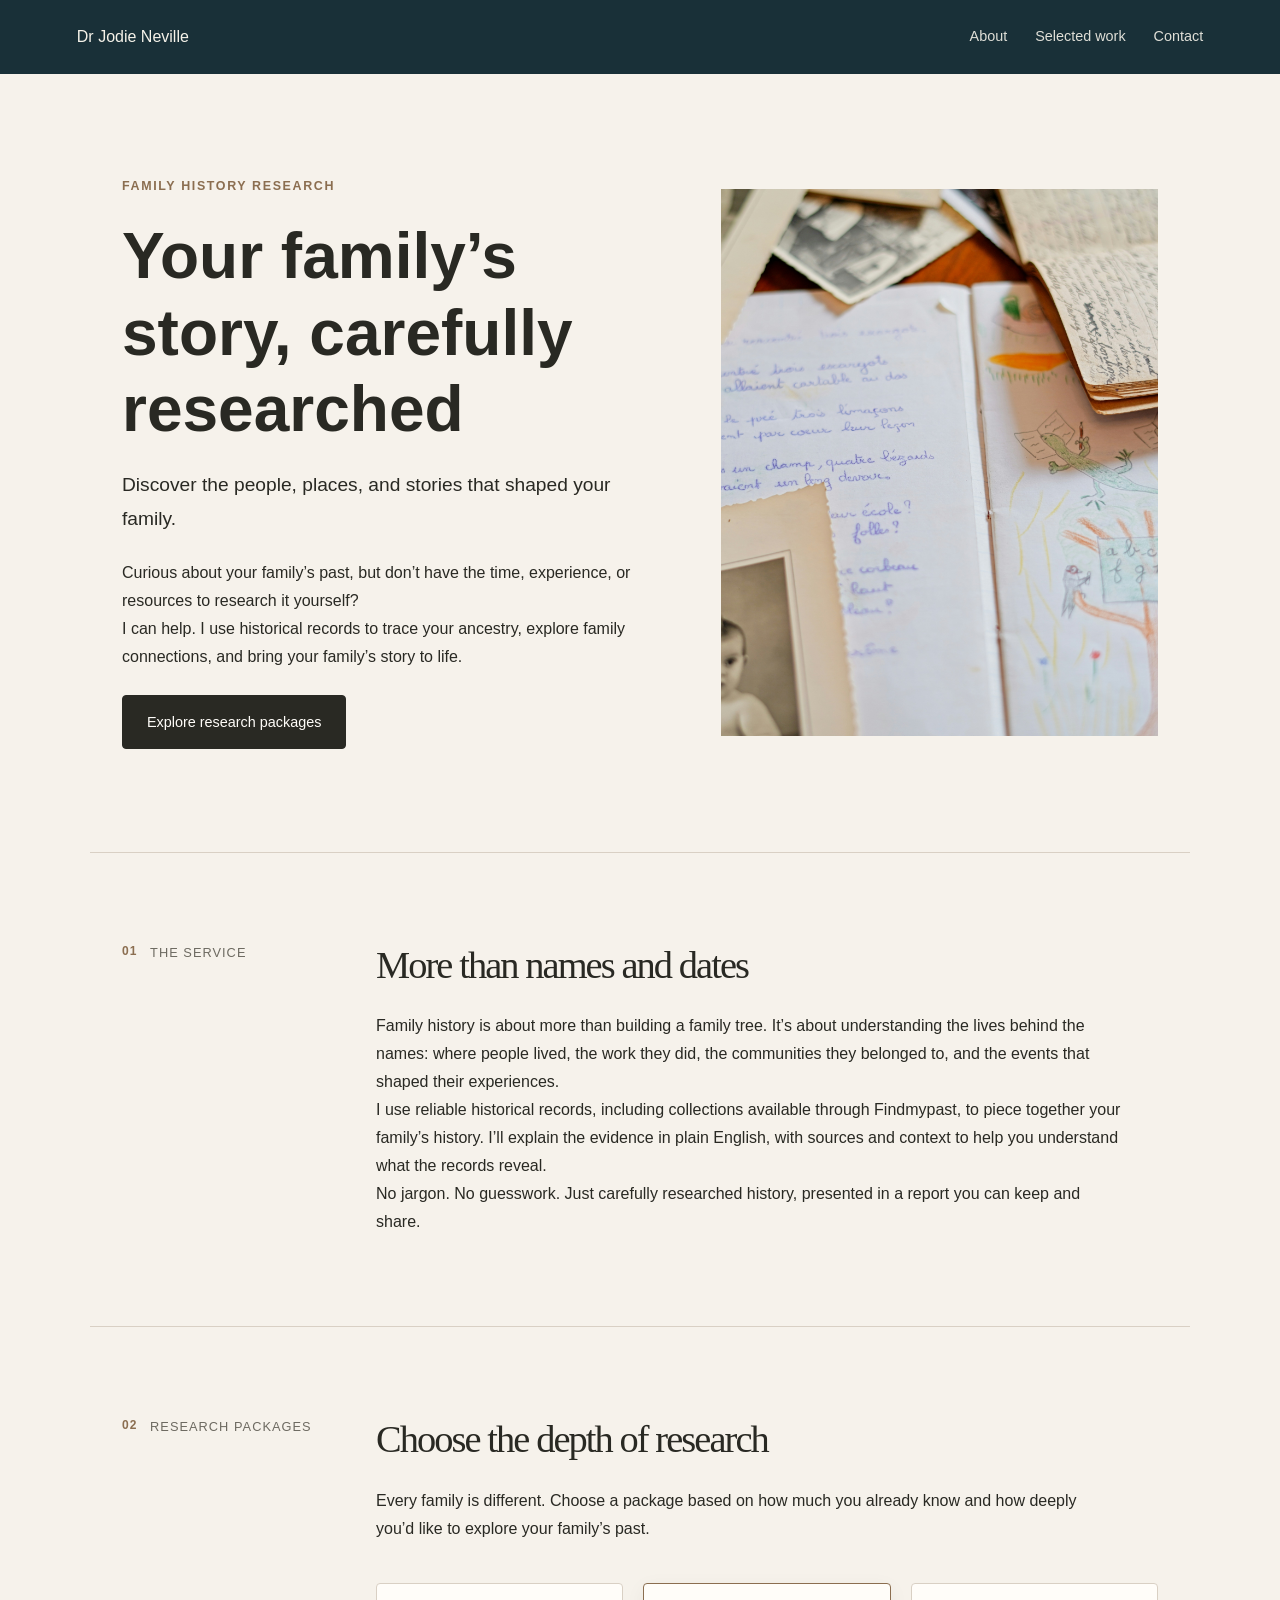
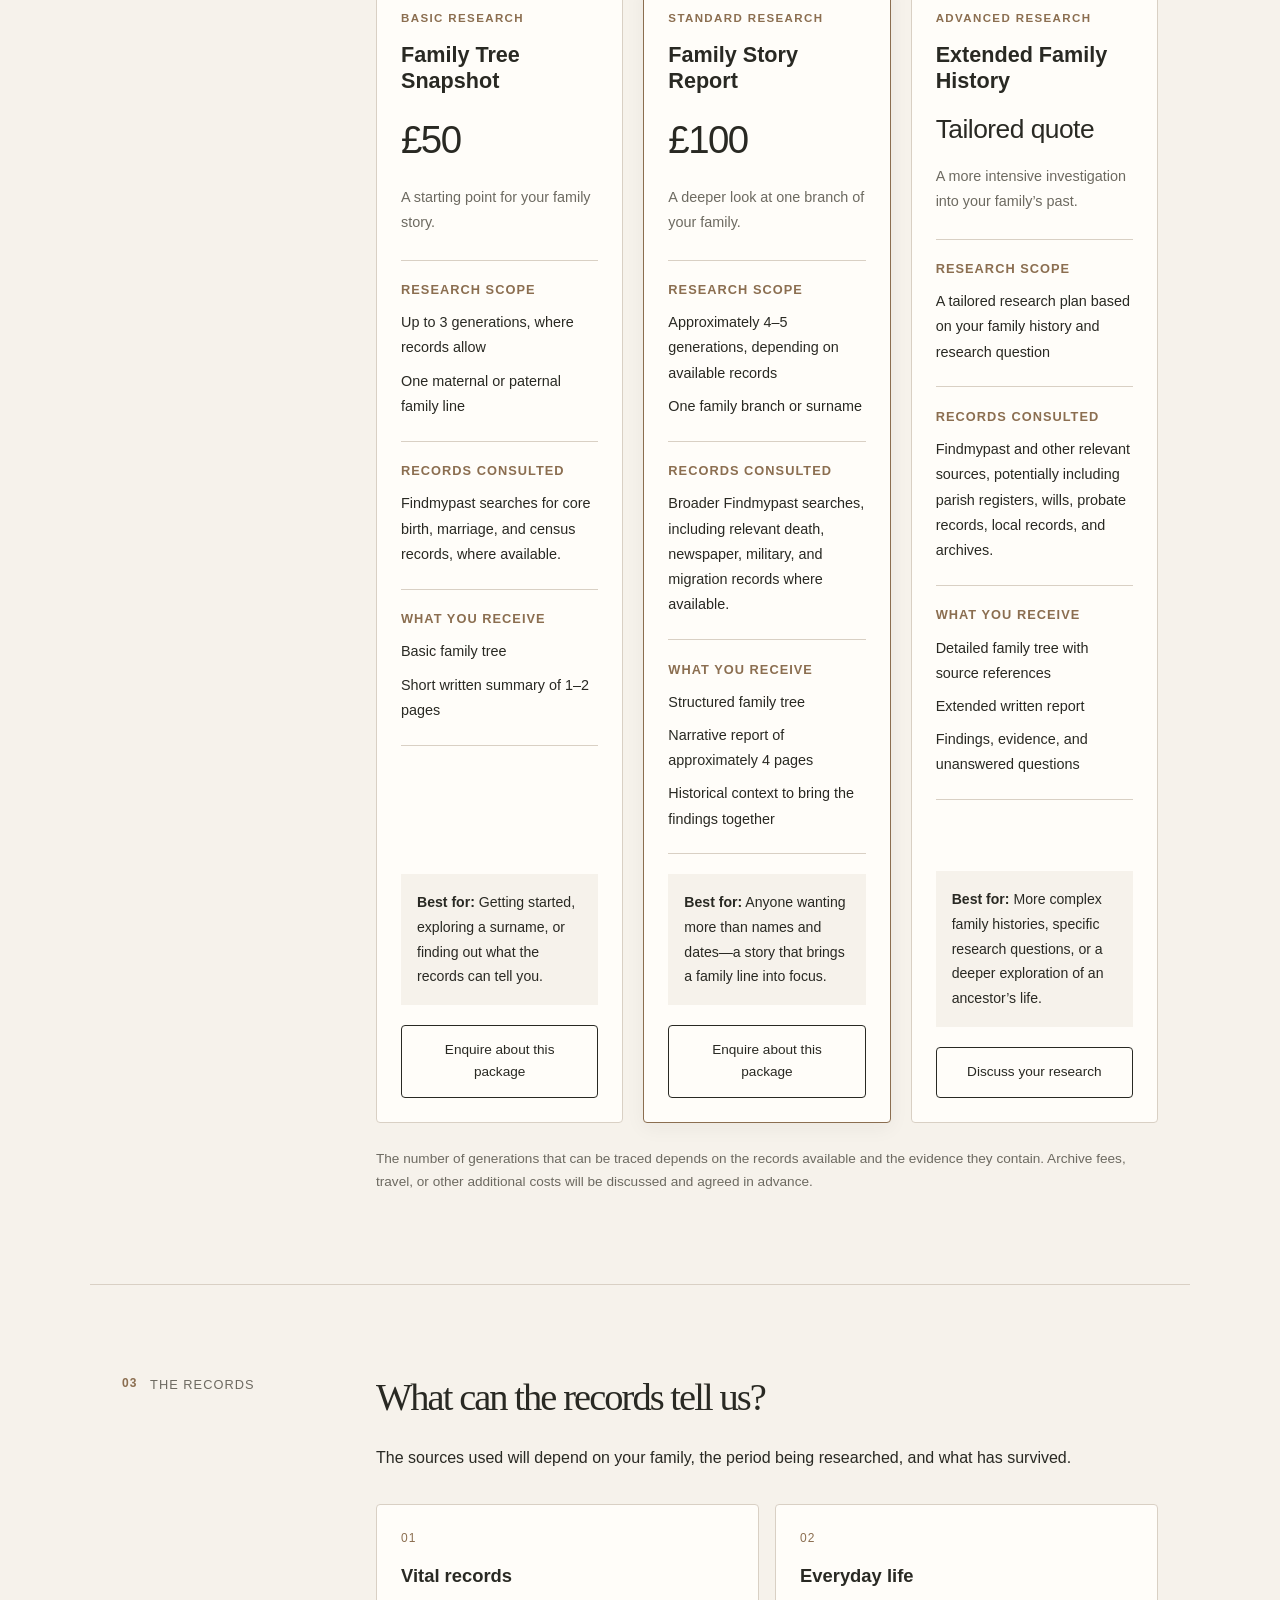
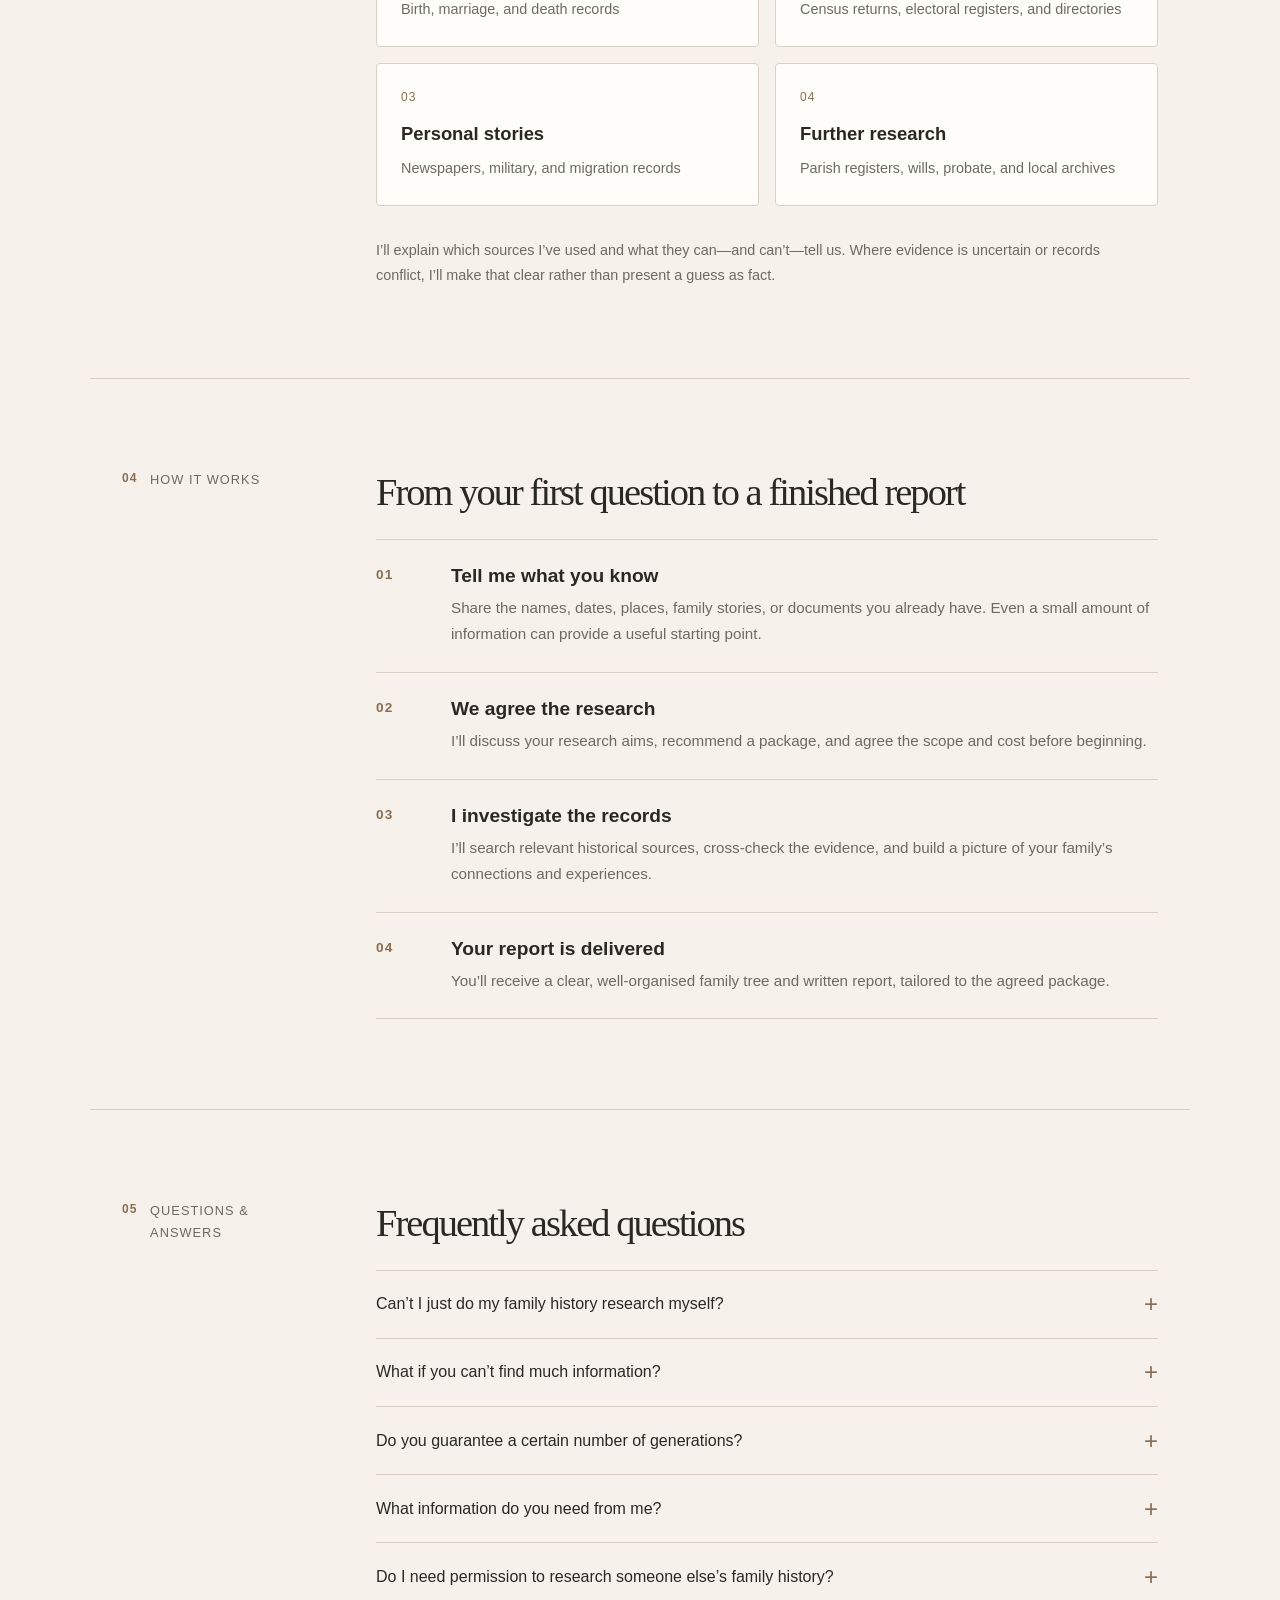
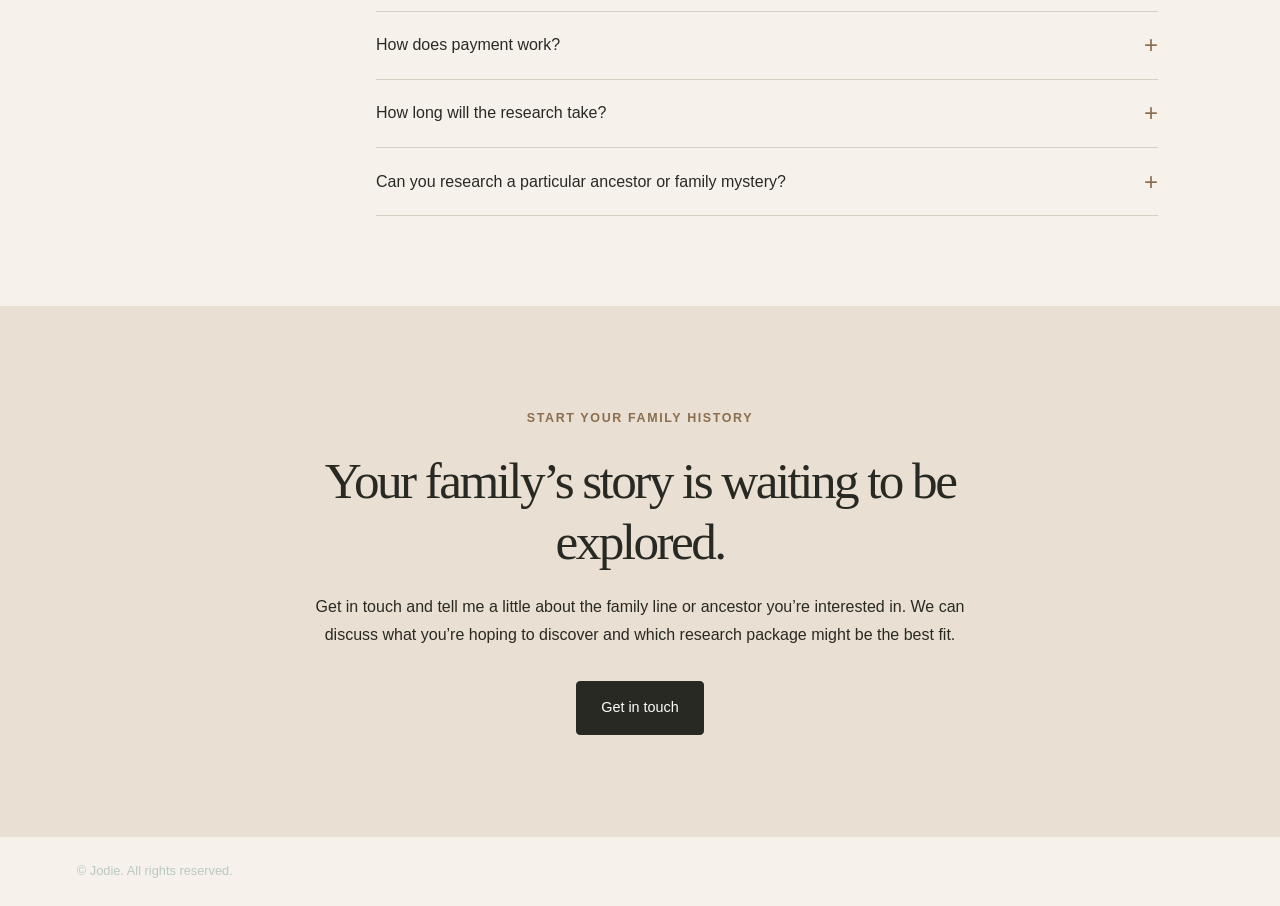
<file: portfolio/family-history.html>
<!DOCTYPE html>
<html lang="en">
<head>
  <meta charset="UTF-8">
  <meta name="viewport" content="width=device-width, initial-scale=1.0">

  <title>Family History Research | Jodie</title>
  <meta
    name="description"
    content="Discover your family's story with carefully researched family history reports from Jodie."
  >

  <!-- Your existing site styles -->
  <link rel="stylesheet" href="../style.css">

  <!-- New styles for this page -->
  <link rel="stylesheet" href="family-history.css">
</head>

<body>

  <!-- HEADER -->
  <header class="site-header">
    <a class="site-logo" href="../index.html">Dr Jodie Neville</a>

    <nav class="site-nav" aria-label="Main navigation">
      <a href="../index.html#about">About</a>
      <a href="../index.html#work">Selected work</a>
      <a href="../index.html#contact">Contact</a>
    </nav>
  </header>


  <main class="family-page">

    <!-- HERO -->
    <section class="family-hero">

      <div class="family-hero-text">
        <p class="family-eyebrow">Family history research</p>

        <h1>Your family’s story, carefully researched</h1>

        <p class="family-hero-subtitle">
          Discover the people, places, and stories that shaped your family.
        </p>

        <p>
          Curious about your family’s past, but don’t have the time,
          experience, or resources to research it yourself?
        </p>

        <p>
          I can help. I use historical records to trace your ancestry,
          explore family connections, and bring your family’s story
          to life.
        </p>

        <a href="#packages" class="family-button">
          Explore research packages
        </a>
      </div>

      <div class="family-hero-image">
        <img
          src="./amadeus-menestrel--QlhP3h8exI-unsplash.jpg"
          alt="Historical family documents and handwritten records"
        >
      </div>

    </section>


    <!-- INTRODUCTION -->
    <section class="family-intro section-divider">

      <div class="family-section-label">
        <span>01</span>
        <p>The service</p>
      </div>

      <div class="family-section-content">

        <h2>More than names and dates</h2>

        <p>
          Family history is about more than building a family tree.
          It’s about understanding the lives behind the names: where
          people lived, the work they did, the communities they belonged
          to, and the events that shaped their experiences.
        </p>

        <p>
          I use reliable historical records, including collections
          available through Findmypast, to piece together your family’s
          history. I’ll explain the evidence in plain English, with
          sources and context to help you understand what the records
          reveal.
        </p>

        <p>
          No jargon. No guesswork. Just carefully researched history,
          presented in a report you can keep and share.
        </p>

      </div>
    </section>


    <!-- PRICING -->
    <section class="family-packages section-divider" id="packages">

      <div class="family-section-label">
        <span>02</span>
        <p>Research packages</p>
      </div>

      <div class="family-section-content">

        <div class="family-section-heading">
          <h2>Choose the depth of research</h2>

          <p>
            Every family is different. Choose a package based on how
            much you already know and how deeply you’d like to explore
            your family’s past.
          </p>
        </div>


        <div class="family-package-grid">

          <!-- BASIC -->
          <article class="family-package">

            <div class="family-package-header">
              <p class="family-package-level">Basic research</p>
              <h3>Family Tree Snapshot</h3>
              <p class="family-price">£50</p>
              <p class="family-package-summary">
                A starting point for your family story.
              </p>
            </div>

            <div class="family-package-details">

              <div class="family-detail">
                <h4>Research scope</h4>
                <p>Up to 3 generations, where records allow</p>
                <p>One maternal or paternal family line</p>
              </div>

              <div class="family-detail">
                <h4>Records consulted</h4>
                <p>
                  Findmypast searches for core birth, marriage, and
                  census records, where available.
                </p>
              </div>

              <div class="family-detail">
                <h4>What you receive</h4>
                <p>Basic family tree</p>
                <p>Short written summary of 1–2 pages</p>
              </div>

            </div>

            <p class="family-package-best">
              <strong>Best for:</strong> Getting started, exploring a
              surname, or finding out what the records can tell you.
            </p>

            <a href="../contact.html" class="family-package-link">
              Enquire about this package
            </a>

          </article>


          <!-- STANDARD -->
          <article class="family-package family-package-featured">

            <div class="family-package-header">
              <p class="family-package-level">Standard research</p>
              <h3>Family Story Report</h3>
              <p class="family-price">£100</p>
              <p class="family-package-summary">
                A deeper look at one branch of your family.
              </p>
            </div>

            <div class="family-package-details">

              <div class="family-detail">
                <h4>Research scope</h4>
                <p>
                  Approximately 4–5 generations, depending on
                  available records
                </p>
                <p>One family branch or surname</p>
              </div>

              <div class="family-detail">
                <h4>Records consulted</h4>
                <p>
                  Broader Findmypast searches, including relevant
                  death, newspaper, military, and migration records
                  where available.
                </p>
              </div>

              <div class="family-detail">
                <h4>What you receive</h4>
                <p>Structured family tree</p>
                <p>Narrative report of approximately 4 pages</p>
                <p>Historical context to bring the findings together</p>
              </div>

            </div>

            <p class="family-package-best">
              <strong>Best for:</strong> Anyone wanting more than names
              and dates—a story that brings a family line into focus.
            </p>

            <a href="../contact.html" class="family-package-link">
              Enquire about this package
            </a>

          </article>


          <!-- ADVANCED -->
          <article class="family-package">

            <div class="family-package-header">
              <p class="family-package-level">Advanced research</p>
              <h3>Extended Family History</h3>
              <p class="family-price family-price-tailored">
                Tailored quote
              </p>
              <p class="family-package-summary">
                A more intensive investigation into your family’s past.
              </p>
            </div>

            <div class="family-package-details">

              <div class="family-detail">
                <h4>Research scope</h4>
                <p>
                  A tailored research plan based on your family history
                  and research question
                </p>
              </div>

              <div class="family-detail">
                <h4>Records consulted</h4>
                <p>
                  Findmypast and other relevant sources, potentially
                  including parish registers, wills, probate records,
                  local records, and archives.
                </p>
              </div>

              <div class="family-detail">
                <h4>What you receive</h4>
                <p>Detailed family tree with source references</p>
                <p>Extended written report</p>
                <p>Findings, evidence, and unanswered questions</p>
              </div>

            </div>

            <p class="family-package-best">
              <strong>Best for:</strong> More complex family histories,
              specific research questions, or a deeper exploration
              of an ancestor’s life.
            </p>

            <a href="../contact.html" class="family-package-link">
              Discuss your research
            </a>

          </article>

        </div>

        <p class="family-package-note">
          The number of generations that can be traced depends on
          the records available and the evidence they contain.
          Archive fees, travel, or other additional costs will be
          discussed and agreed in advance.
        </p>

      </div>
    </section>


    <!-- RECORD TYPES -->
    <section class="family-records section-divider">

      <div class="family-section-label">
        <span>03</span>
        <p>The records</p>
      </div>

      <div class="family-section-content">

        <h2>What can the records tell us?</h2>

        <p>
          The sources used will depend on your family, the period
          being researched, and what has survived.
        </p>

        <div class="family-record-grid">

          <article class="family-record">
            <span class="family-record-number">01</span>
            <h3>Vital records</h3>
            <p>Birth, marriage, and death records</p>
          </article>

          <article class="family-record">
            <span class="family-record-number">02</span>
            <h3>Everyday life</h3>
            <p>Census returns, electoral registers, and directories</p>
          </article>

          <article class="family-record">
            <span class="family-record-number">03</span>
            <h3>Personal stories</h3>
            <p>Newspapers, military, and migration records</p>
          </article>

          <article class="family-record">
            <span class="family-record-number">04</span>
            <h3>Further research</h3>
            <p>Parish registers, wills, probate, and local archives</p>
          </article>

        </div>

        <p class="family-records-note">
          I’ll explain which sources I’ve used and what they can—and
          can’t—tell us. Where evidence is uncertain or records
          conflict, I’ll make that clear rather than present a
          guess as fact.
        </p>

      </div>
    </section>


    <!-- PROCESS -->
    <section class="family-process section-divider">

      <div class="family-section-label">
        <span>04</span>
        <p>How it works</p>
      </div>

      <div class="family-section-content">

        <h2>From your first question to a finished report</h2>

        <div class="family-process-list">

          <article class="family-process-step">
            <span class="family-process-number">01</span>
            <div>
              <h3>Tell me what you know</h3>
              <p>
                Share the names, dates, places, family stories, or
                documents you already have. Even a small amount of
                information can provide a useful starting point.
              </p>
            </div>
          </article>

          <article class="family-process-step">
            <span class="family-process-number">02</span>
            <div>
              <h3>We agree the research</h3>
              <p>
                I’ll discuss your research aims, recommend a package,
                and agree the scope and cost before beginning.
              </p>
            </div>
          </article>

          <article class="family-process-step">
            <span class="family-process-number">03</span>
            <div>
              <h3>I investigate the records</h3>
              <p>
                I’ll search relevant historical sources, cross-check
                the evidence, and build a picture of your family’s
                connections and experiences.
              </p>
            </div>
          </article>

          <article class="family-process-step">
            <span class="family-process-number">04</span>
            <div>
              <h3>Your report is delivered</h3>
              <p>
                You’ll receive a clear, well-organised family tree
                and written report, tailored to the agreed package.
              </p>
            </div>
          </article>

        </div>

      </div>
    </section>


    <!-- FAQ -->
    <section class="family-faq section-divider" id="faq">

      <div class="family-section-label">
        <span>05</span>
        <p>Questions & answers</p>
      </div>

      <div class="family-section-content">

        <h2>Frequently asked questions</h2>

        <div class="family-faq-list">

          <details class="family-faq-item">
            <summary>Can’t I just do my family history research myself?</summary>
            <div class="family-faq-answer">
              <p>
                Yes, of course you can! Family history research can
                be fascinating, and there’s nothing stopping you
                from getting started.
              </p>
              <p>
                But it can also be time-consuming. Records are spread
                across different websites, archives, and databases,
                and some require paid subscriptions or specialist
                knowledge to navigate.
              </p>
              <p>
                With my service, you can leave the searching,
                cross-checking, and piecing together to me—and receive
                the findings in a clear, organised report. You get
                me to do the hard work for you.
              </p>
            </div>
          </details>

          <details class="family-faq-item">
            <summary>What if you can’t find much information?</summary>
            <div class="family-faq-answer">
              <p>
                Not every family leaves the same paper trail. Some
                records may be missing, difficult to access, or
                contain conflicting information.
              </p>
              <p>
                I’ll explain what I’ve found, what the evidence
                supports, and where the gaps remain. I won’t invent
                connections or make claims that the records can’t
                support.
              </p>
            </div>
          </details>

          <details class="family-faq-item">
            <summary>Do you guarantee a certain number of generations?</summary>
            <div class="family-faq-answer">
              <p>
                The packages provide an indication of the research
                scope, but they aren’t a guarantee. How far a family
                line can be traced depends on the records available
                and the evidence they contain.
              </p>
            </div>
          </details>

          <details class="family-faq-item">
            <summary>What information do you need from me?</summary>
            <div class="family-faq-answer">
              <p>
                The more you already know, the better the starting
                point. Names, approximate dates, places of birth
                or residence, and any family documents or stories
                can all help.
              </p>
              <p>
                I’ll discuss what you have before beginning the research.
              </p>
            </div>
          </details>

          <details class="family-faq-item">
            <summary>Do I need permission to research someone else’s family history?</summary>
            <div class="family-faq-answer">
              <p>
                If you’re commissioning research on behalf of someone
                else, please make sure they’re happy for their name
                and date of birth to be shared with me. These details
                can be needed to identify the correct records and
                trace family connections.
              </p>
              <p>
                Historical records used in family history research
                are generally publicly accessible, but I’ll handle
                the information you provide carefully and use it
                only for the purposes of the agreed research.
              </p>
            </div>
          </details>

          <details class="family-faq-item">
            <summary>How does payment work?</summary>
            <div class="family-faq-answer">
              <p>
                A 50% deposit is required to begin research, with
                the remaining balance due when your report is delivered.
              </p>
              <p>
                Any additional costs, such as archive fees or travel,
                will be discussed and agreed with you in advance.
              </p>
            </div>
          </details>

          <details class="family-faq-item">
            <summary>How long will the research take?</summary>
            <div class="family-faq-answer">
              <p>
                The timeframe depends on the package, the complexity
                of the research, and the availability of records.
                I’ll provide an estimated timescale when we agree
                the scope of your project.
              </p>
            </div>
          </details>

          <details class="family-faq-item">
            <summary>Can you research a particular ancestor or family mystery?</summary>
            <div class="family-faq-answer">
              <p>
                Absolutely. The advanced research package can be
                tailored around a particular person, family
                connection, or question. We’ll discuss what you’re
                hoping to find and whether the available records
                are likely to help.
              </p>
            </div>
          </details>

        </div>

      </div>
    </section>


    <!-- CONTACT -->
    <section class="family-contact">

      <p class="family-eyebrow">Start your family history</p>

      <h2>Your family’s story is waiting to be explored.</h2>

      <p>
        Get in touch and tell me a little about the family line
        or ancestor you’re interested in. We can discuss what
        you’re hoping to discover and which research package
        might be the best fit.
      </p>

      <a href="../index.html#contact" class="family-button">
        Get in touch
      </a>

    </section>

  </main>


  <!-- FOOTER -->
  <footer class="site-footer">
    <p>&copy; Jodie. All rights reserved.</p>
  </footer>

</body>
</html>
</file>
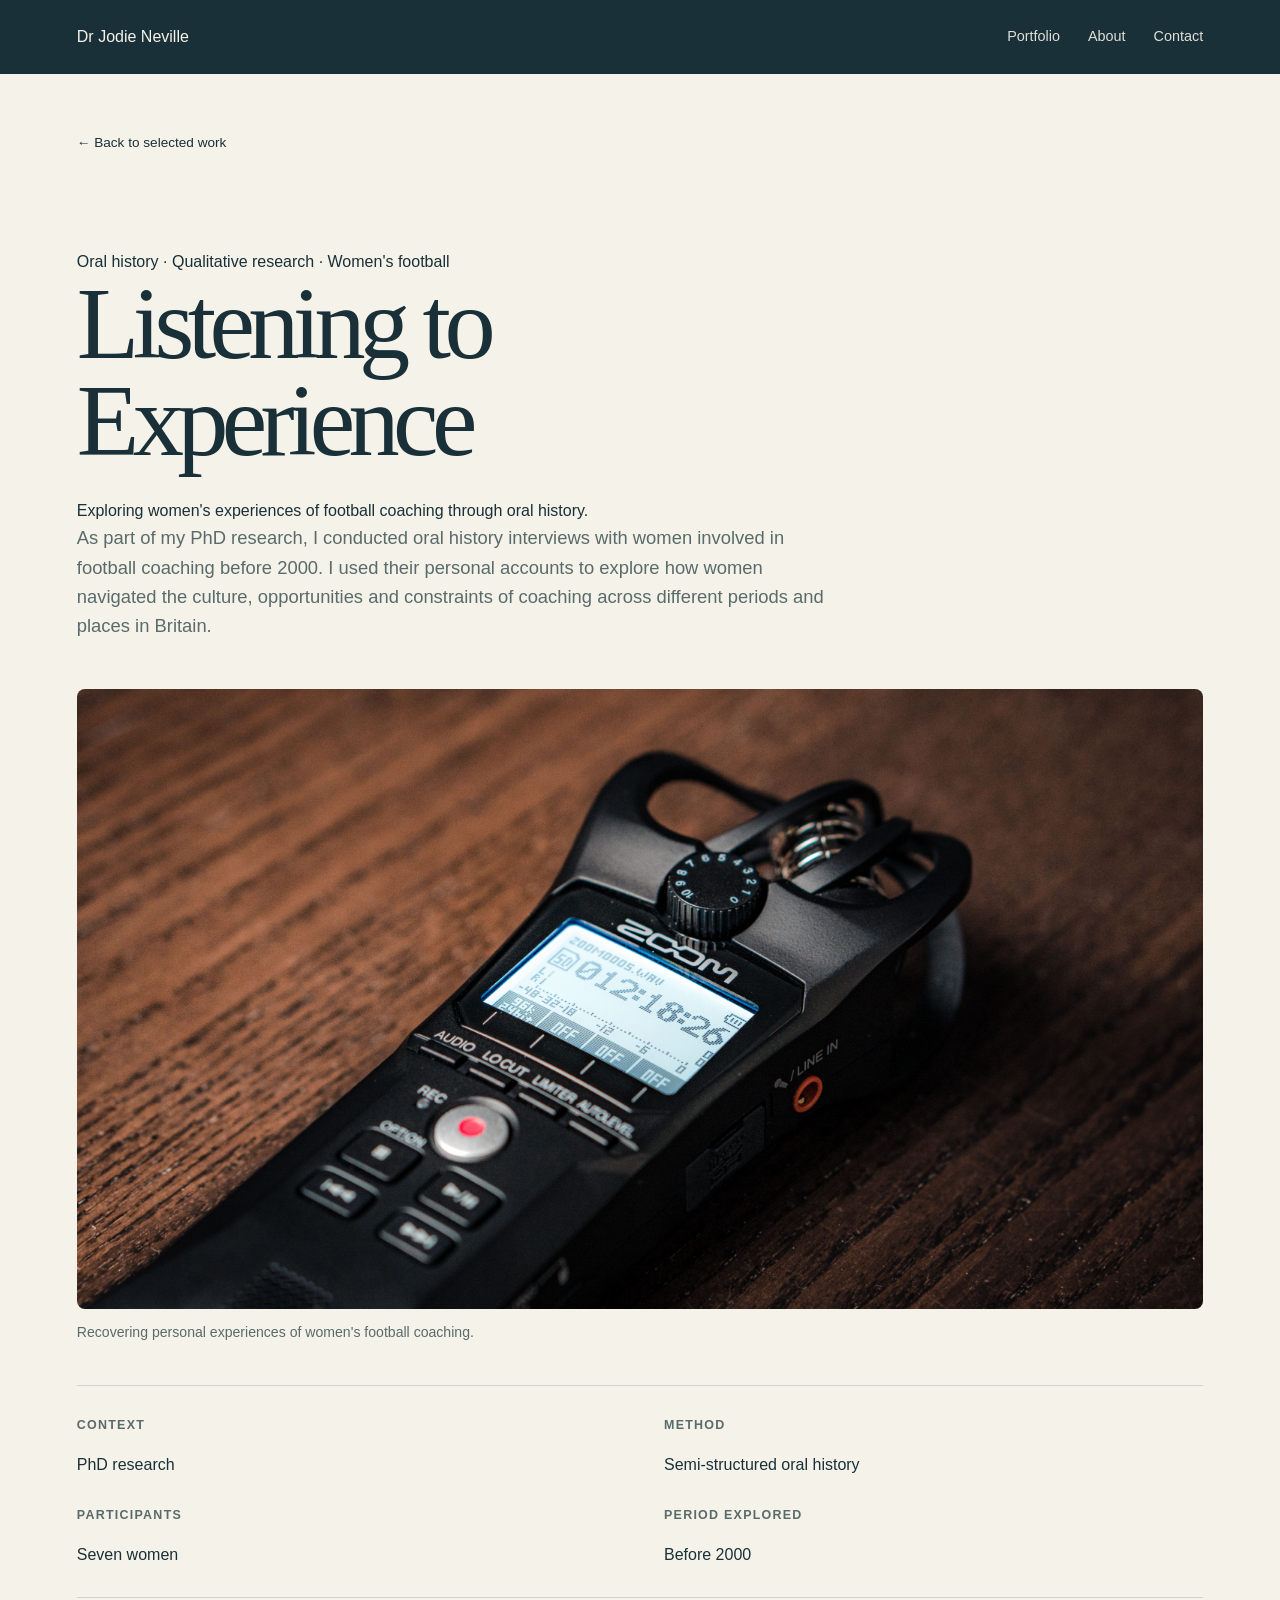
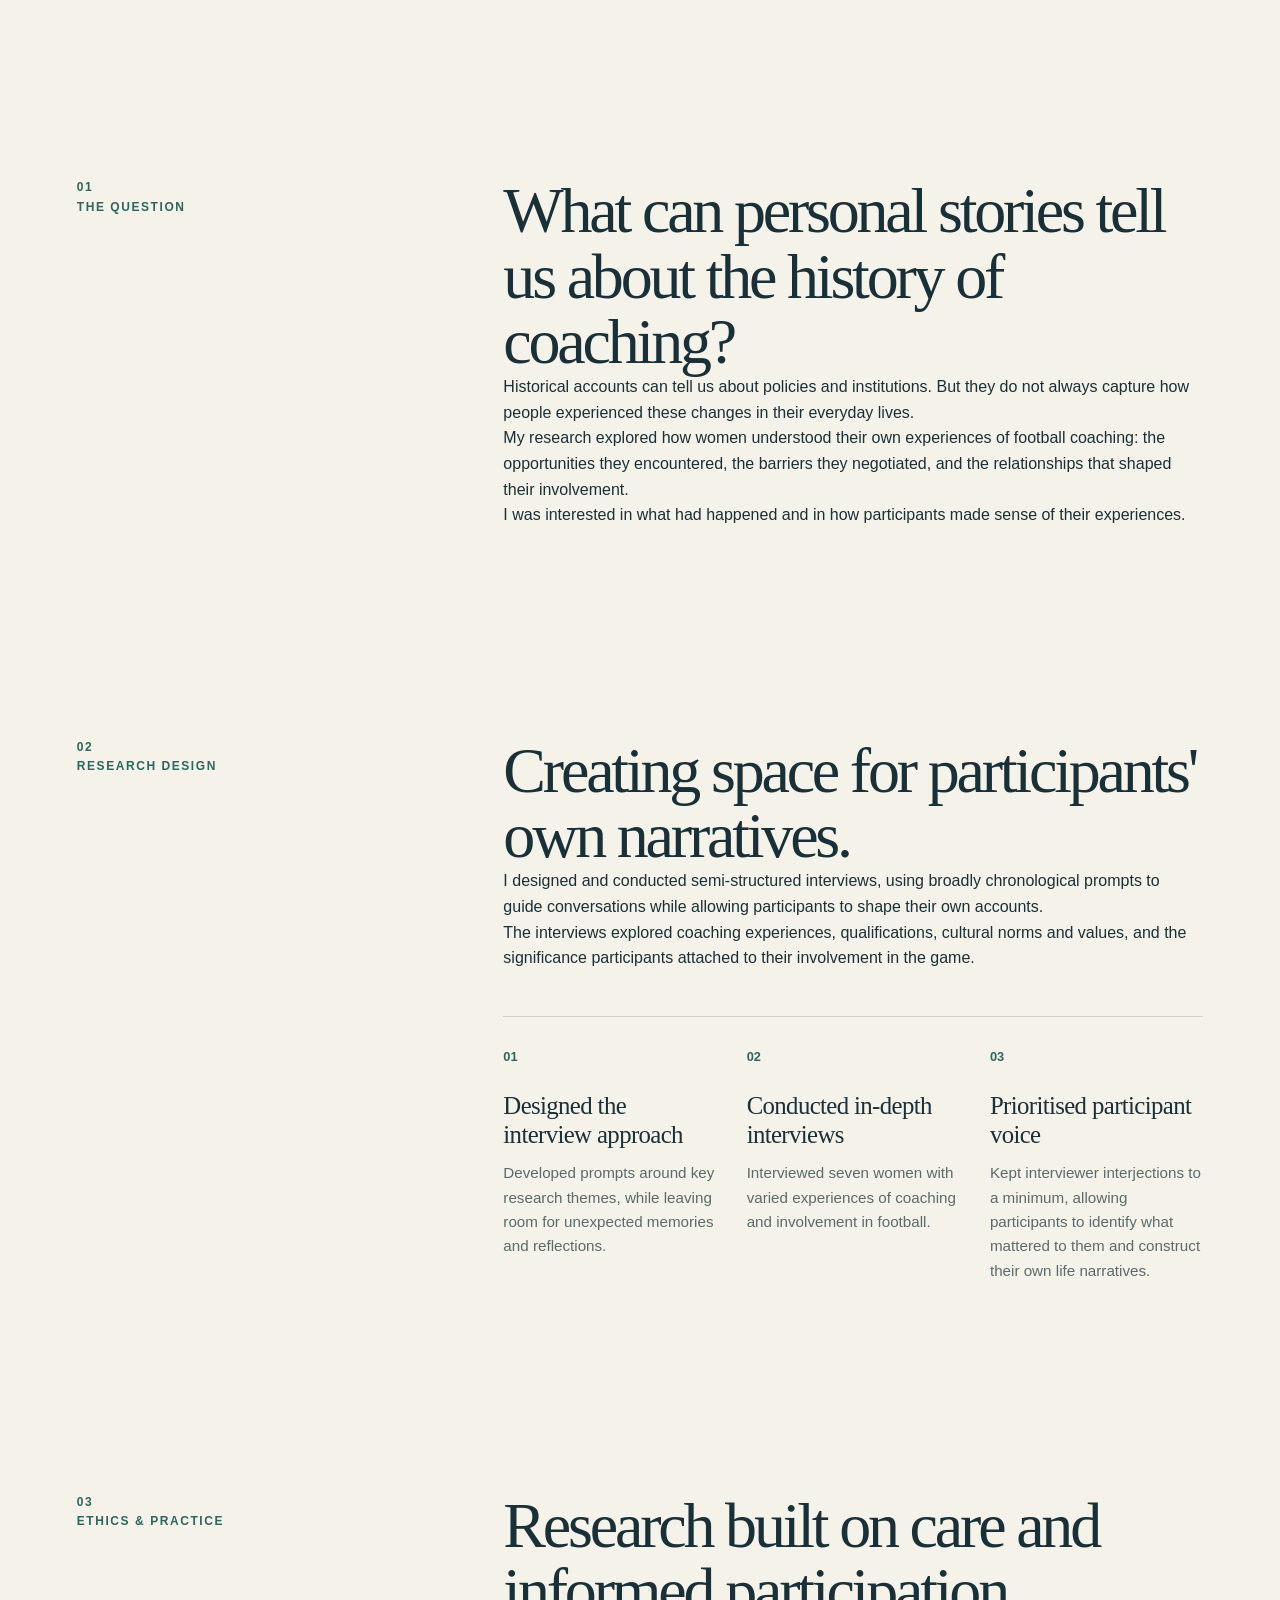
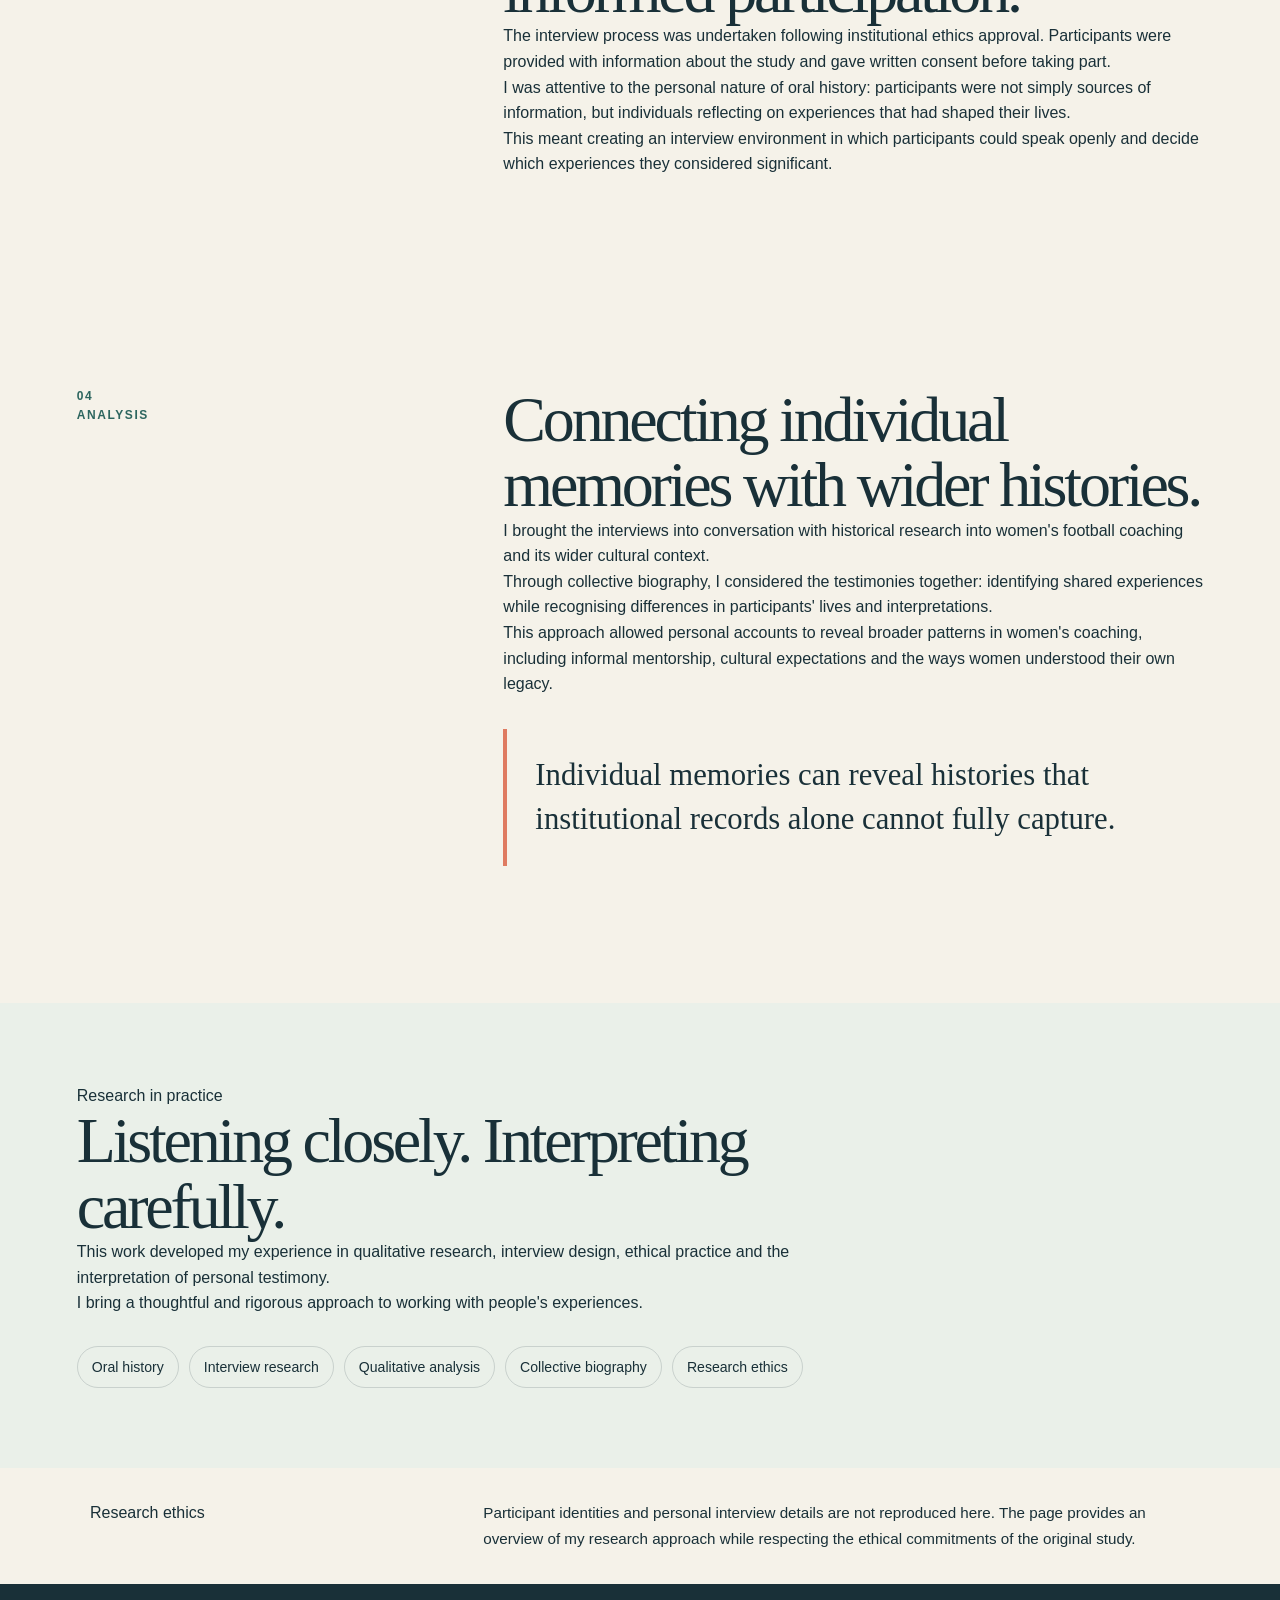
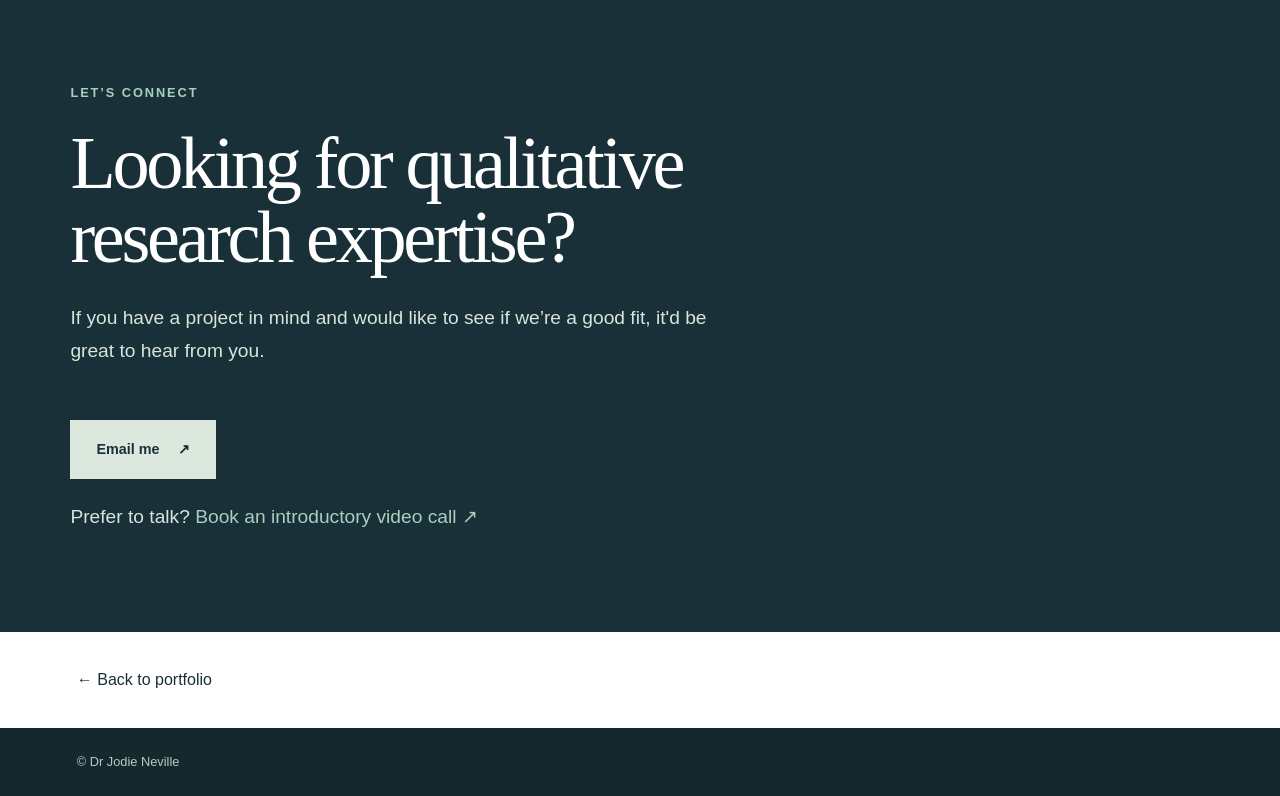
<file: portfolio/oral-history.html>
<!DOCTYPE html>
<html lang="en">
<head>
    <meta charset="UTF-8">
    <meta name="viewport" content="width=device-width, initial-scale=1.0">

    <title>Listening to Experience | Dr Jodie Neville</title>

    <meta
        name="description"
        content="A portfolio case study exploring oral history interviews, qualitative research and women's experiences of football coaching."
    >

    <link rel="stylesheet" href="../style.css">
    <link rel="stylesheet" href="portfolio-page.css">
</head>

<body>

<header class="site-header">
    <a href="../index.html" class="logo">Dr Jodie Neville</a>

    <nav class="site-nav">
        <a href="../index.html#portfolio">Portfolio</a>
        <a href="../index.html#about">About</a>
        <a href="../index.html#contact">Contact</a>
    </nav>
</header>


<main class="case-study coaching-tales-page">

    <!-- HERO -->

    <section class="case-hero coaching-hero">

        <a class="back-link" href="../index.html#portfolio">
            &larr; Back to selected work
        </a>

        <p class="case-eyebrow">
            Oral history · Qualitative research · Women's football
        </p>

        <h1>Listening to<br>Experience</h1>

        <p class="case-subtitle">
            Exploring women's experiences of football coaching through oral history.
        </p>

        <p class="case-intro">
            As part of my PhD research, I conducted oral history interviews
            with women involved in football coaching before 2000. I used
            their personal accounts to explore how women navigated the
            culture, opportunities and constraints of coaching across
            different periods and places in Britain.
        </p>

        <figure class="coaching-hero-image">
            <img
                src="../pexels-dlxmedia-hu-215591835-11901224.jpg"
                alt="An evocative image representing women's football history"
            >
            <figcaption>
                Recovering personal experiences of women's football coaching.
            </figcaption>
        </figure>

        <div class="project-facts coaching-facts">

            <div class="project-fact">
                <span class="fact-label">Context</span>
                <span class="fact-value">PhD research</span>
            </div>

            <div class="project-fact">
                <span class="fact-label">Method</span>
                <span class="fact-value">Semi-structured oral history</span>
            </div>

            <div class="project-fact">
                <span class="fact-label">Participants</span>
                <span class="fact-value">Seven women</span>
            </div>

            <div class="project-fact">
                <span class="fact-label">Period explored</span>
                <span class="fact-value">Before 2000</span>
            </div>

        </div>

    </section>


    <!-- RESEARCH QUESTION -->

    <section class="case-section coaching-section">

        <div class="section-label">
            <span>01</span>
            <p>The question</p>
        </div>

        <div class="section-content">

            <h2>What can personal stories tell us about the history of coaching?</h2>

            <p>
                Historical accounts can tell us about policies and institutions. But they do not always capture how
                people experienced these changes in their everyday lives.
            </p>

            <p>
                My research explored how women understood their own
                experiences of football coaching: the opportunities they
                encountered, the barriers they negotiated, and the
                relationships that shaped their involvement.
            </p>

            <p>
                I was interested in what had happened and in how
                participants made sense of
                their experiences.
            </p>

        </div>

    </section>


    <!-- RESEARCH DESIGN -->

    <section class="case-section coaching-section">

        <div class="section-label">
            <span>02</span>
            <p>Research design</p>
        </div>

        <div class="section-content">

            <h2>Creating space for participants' own narratives.</h2>

            <p>
                I designed and conducted semi-structured interviews,
                using broadly chronological prompts to guide conversations
                while allowing participants to shape their own accounts.
            </p>

            <p>
                The interviews explored coaching experiences, qualifications,
                cultural norms and values, and the significance participants
                attached to their involvement in the game.
            </p>

            <div class="research-steps">

                <div class="research-step">
                    <span class="research-step-number">01</span>

                    <div>
                        <h3>Designed the interview approach</h3>

                        <p>
                            Developed prompts around key research themes,
                            while leaving room for unexpected
                            memories and reflections.
                        </p>
                    </div>
                </div>

                <div class="research-step">
                    <span class="research-step-number">02</span>

                    <div>
                        <h3>Conducted in-depth interviews</h3>

                        <p>
                            Interviewed seven women with varied experiences
                            of coaching and involvement
                            in football.
                        </p>
                    </div>
                </div>

                <div class="research-step">
                    <span class="research-step-number">03</span>

                    <div>
                        <h3>Prioritised participant voice</h3>

                        <p>
                            Kept interviewer interjections to a minimum,
                            allowing participants to identify what mattered
                            to them and construct their own life narratives.
                        </p>
                    </div>
                </div>

            </div>

        </div>

    </section>


    <!-- ETHICS -->

    <section class="case-section coaching-section">

        <div class="section-label">
            <span>03</span>
            <p>Ethics & practice</p>
        </div>

        <div class="section-content">

            <h2>Research built on care and informed participation.</h2>

            <p>
                The interview process was undertaken following institutional
                ethics approval. Participants were provided with information
                about the study and gave written consent before taking part.
            </p>

            <p>
                I was attentive to the personal nature of oral history:
                participants were not simply sources of information, but
                individuals reflecting on experiences that had shaped
                their lives.
            </p>

            <p>
                This meant creating an interview environment in which
                participants could speak openly and
                decide which experiences they considered significant.
            </p>

        </div>

    </section>


    <!-- ANALYSIS -->

    <section class="case-section coaching-section">

        <div class="section-label">
            <span>04</span>
            <p>Analysis</p>
        </div>

        <div class="section-content">

            <h2>Connecting individual memories with wider histories.</h2>

            <p>
                I brought the interviews into conversation with historical
                research into women's football coaching and its wider
                cultural context.
            </p>

            <p>
                Through collective biography, I considered the testimonies
                together: identifying shared experiences while recognising
                differences in participants' lives and
                interpretations.
            </p>

            <p>
                This approach allowed personal accounts to reveal
                broader patterns in women's coaching, including informal
                mentorship, cultural expectations
                and the ways women understood their own legacy.
            </p>

            <blockquote class="coaching-quote">
                Individual memories can reveal histories that institutional
                records alone cannot fully capture.
            </blockquote>

        </div>

    </section>


    <!-- REFLECTION -->

    <section class="coaching-outcome">

        <p class="case-eyebrow">Research in practice</p>

        <h2>
            Listening closely. Interpreting carefully.
        </h2>

        <p>
            This work developed my experience in qualitative research,
            interview design, ethical practice and the interpretation
            of personal testimony.
        </p>

        <p>
            I bring a thoughtful and rigorous approach to working with
            people's experiences.
        </p>

        <div class="coaching-tags">
            <span>Oral history</span>
            <span>Interview research</span>
            <span>Qualitative analysis</span>
            <span>Collective biography</span>
            <span>Research ethics</span>
        </div>

    </section>


    <!-- CONFIDENTIALITY -->

    <section class="case-confidentiality">

        <p class="case-eyebrow">Research ethics</p>

        <p>
            Participant identities and personal interview details are
            not reproduced here. The page provides an overview of my
            research approach while respecting the ethical commitments
            of the original study.
        </p>

    </section>


    <!-- CONTACT -->

    <section class="contact section" id="contact">
      <p class="eyebrow">Let’s connect</p>

      <h2>Looking for qualitative research expertise?</h2>

      <p>
        If you have a project in mind and would like to see if we’re a good fit, it'd be great to hear from you.
      </p>

      <a href="mailto:jodie.research@gmail.com" class="button button-light">
        Email me <span aria-hidden="true">↗</span>
      </a>

      <p>
        Prefer to talk? <a  href="https://calendar.app.google/ZhdJLjV2xTRjbDMF8"
  target="_blank"
  rel="noopener noreferrer">Book an introductory video call <span aria-hidden="true">↗</span> </a>
      </p>

    </section>


    <!-- PROJECT NAVIGATION -->

    <nav class="project-navigation">

        <a href="../index.html#portfolio">
            &larr; Back to portfolio
        </a>

    </nav>

</main>


<footer class="site-footer">
    <p>&copy; Dr Jodie Neville</p>
</footer>

</body>
</html>
</file>
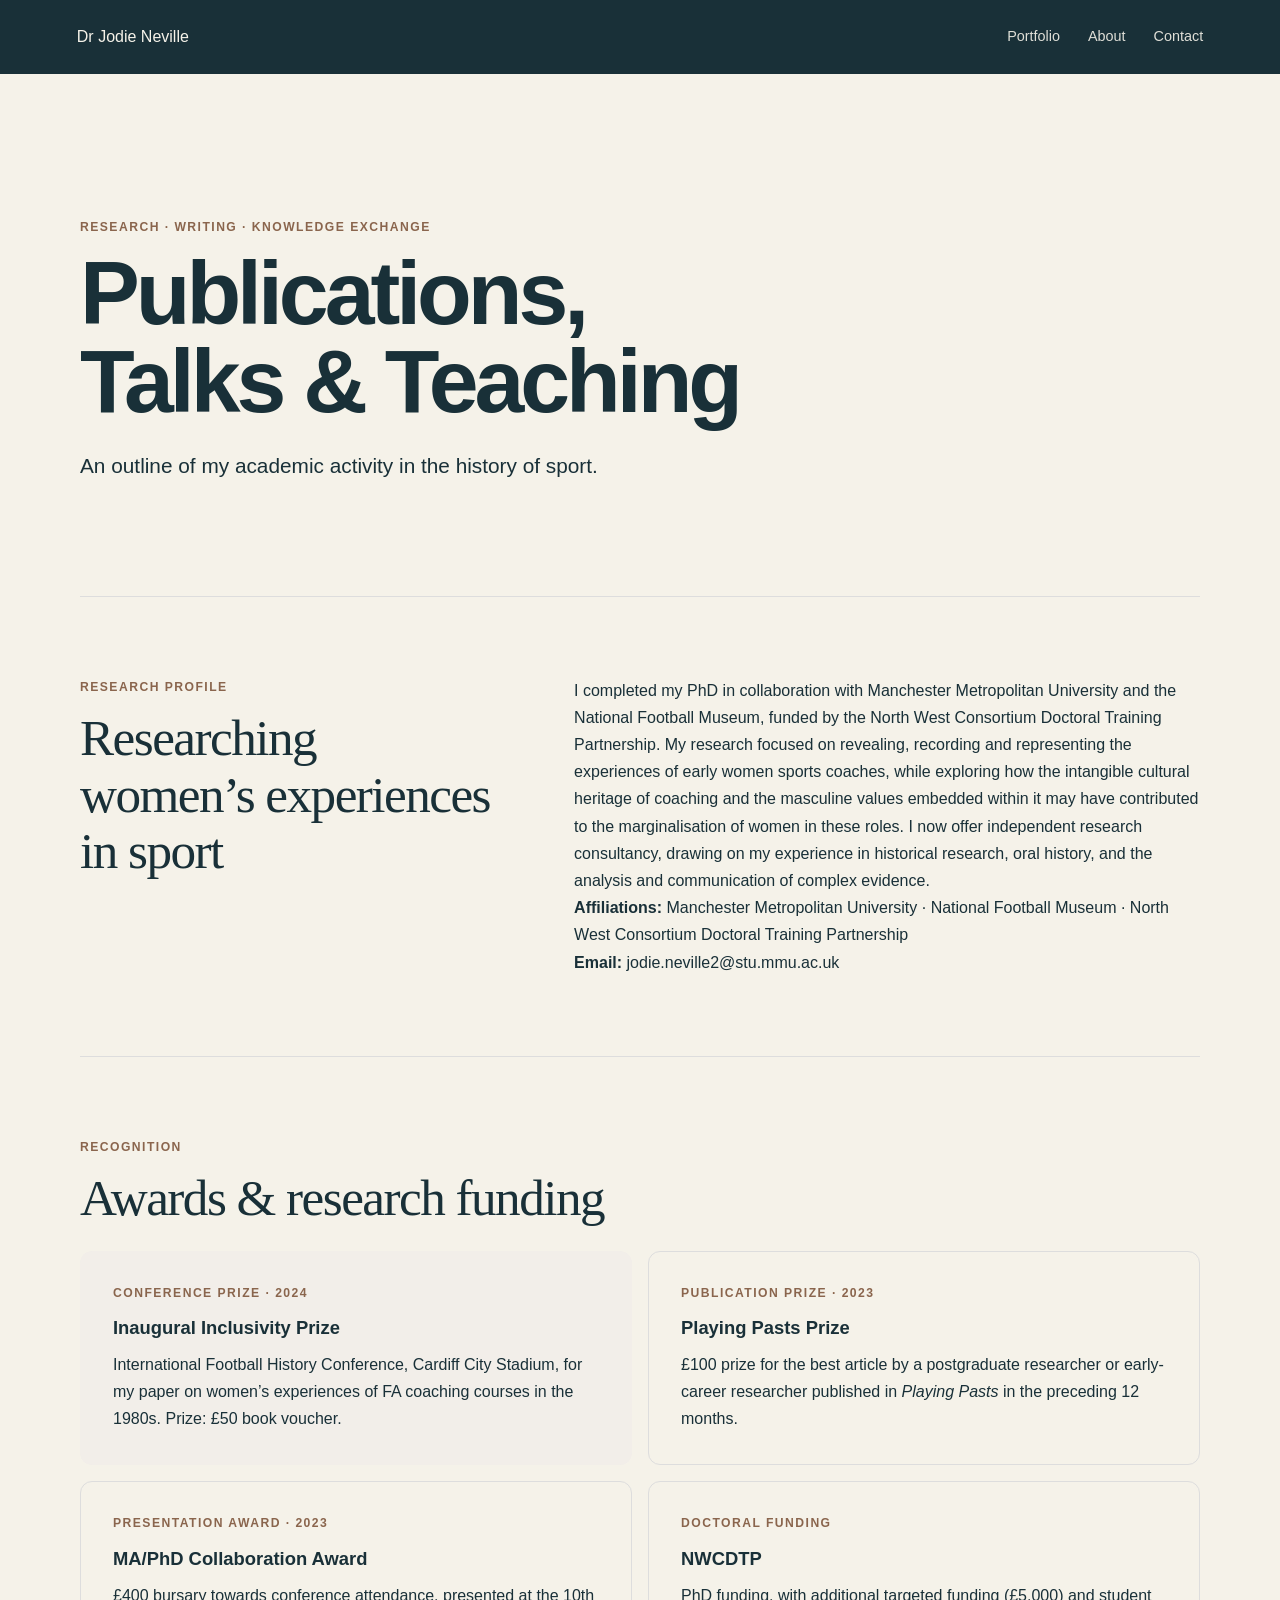
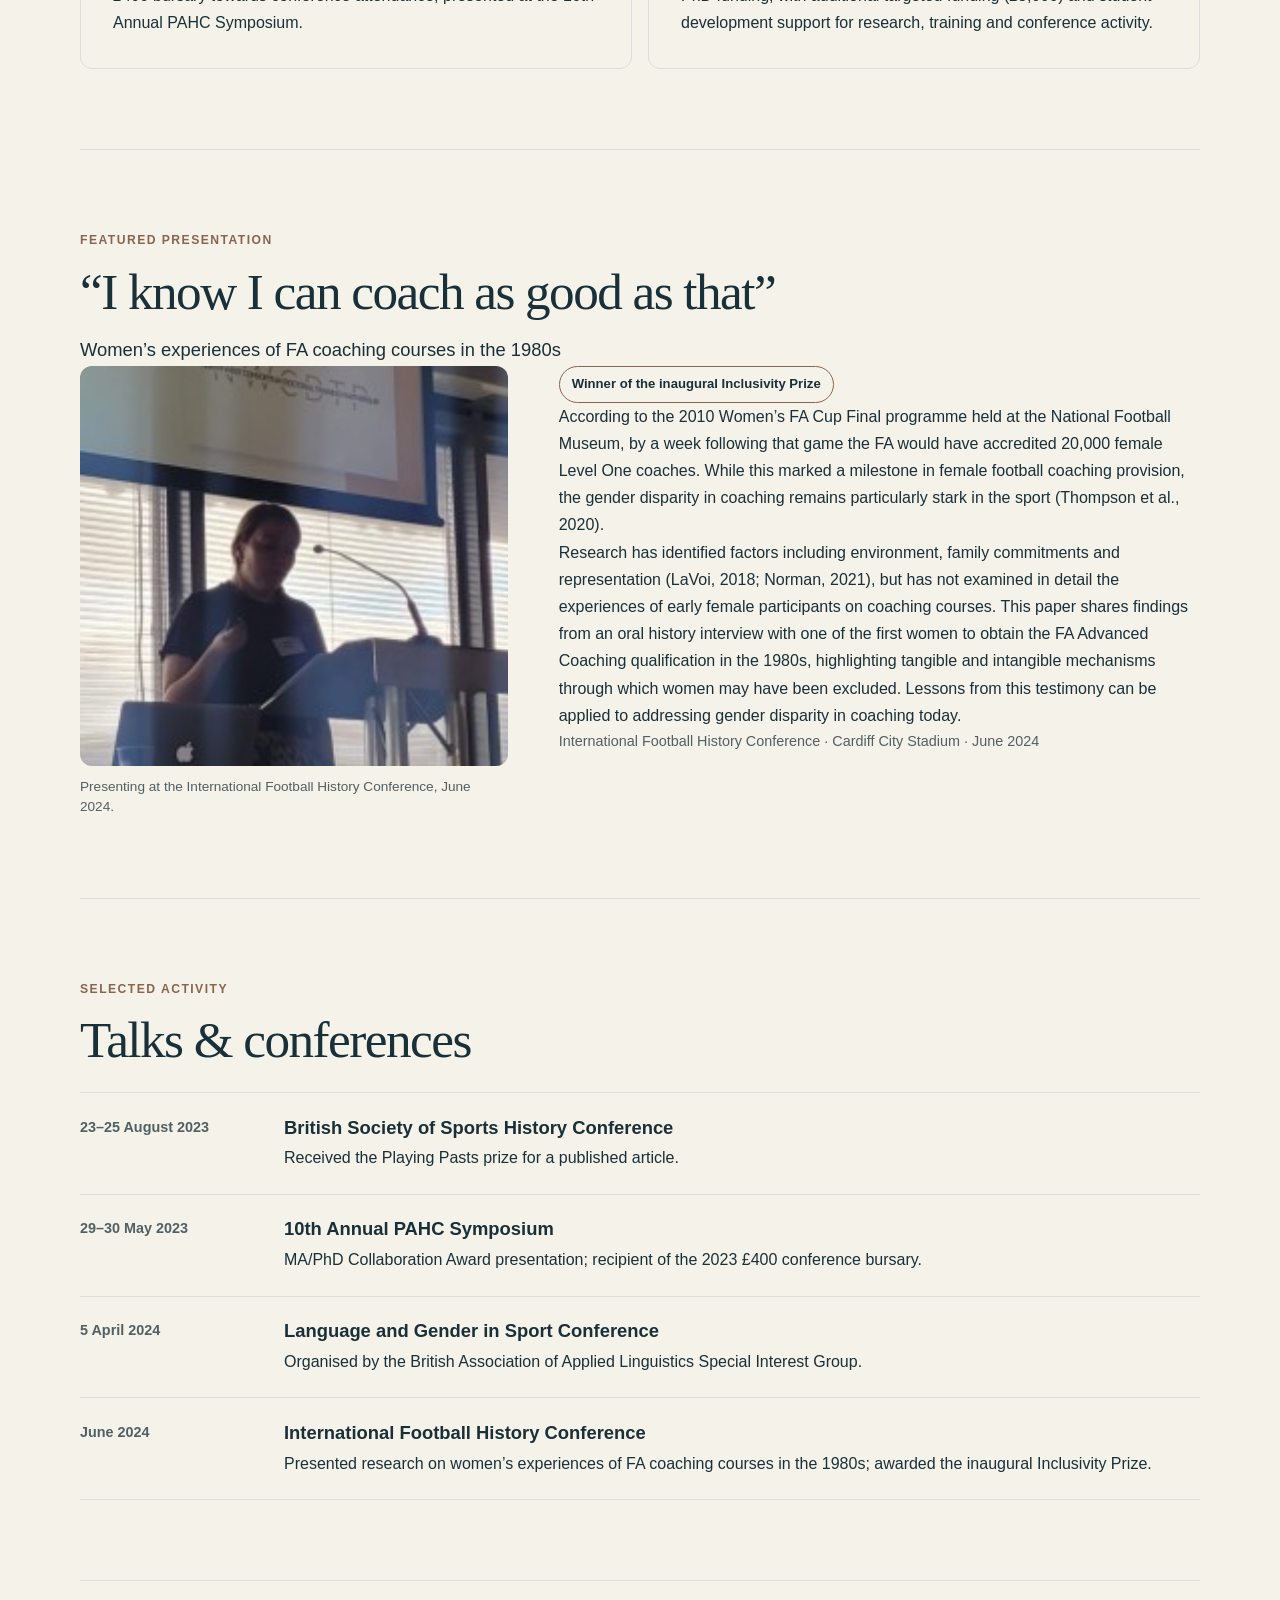
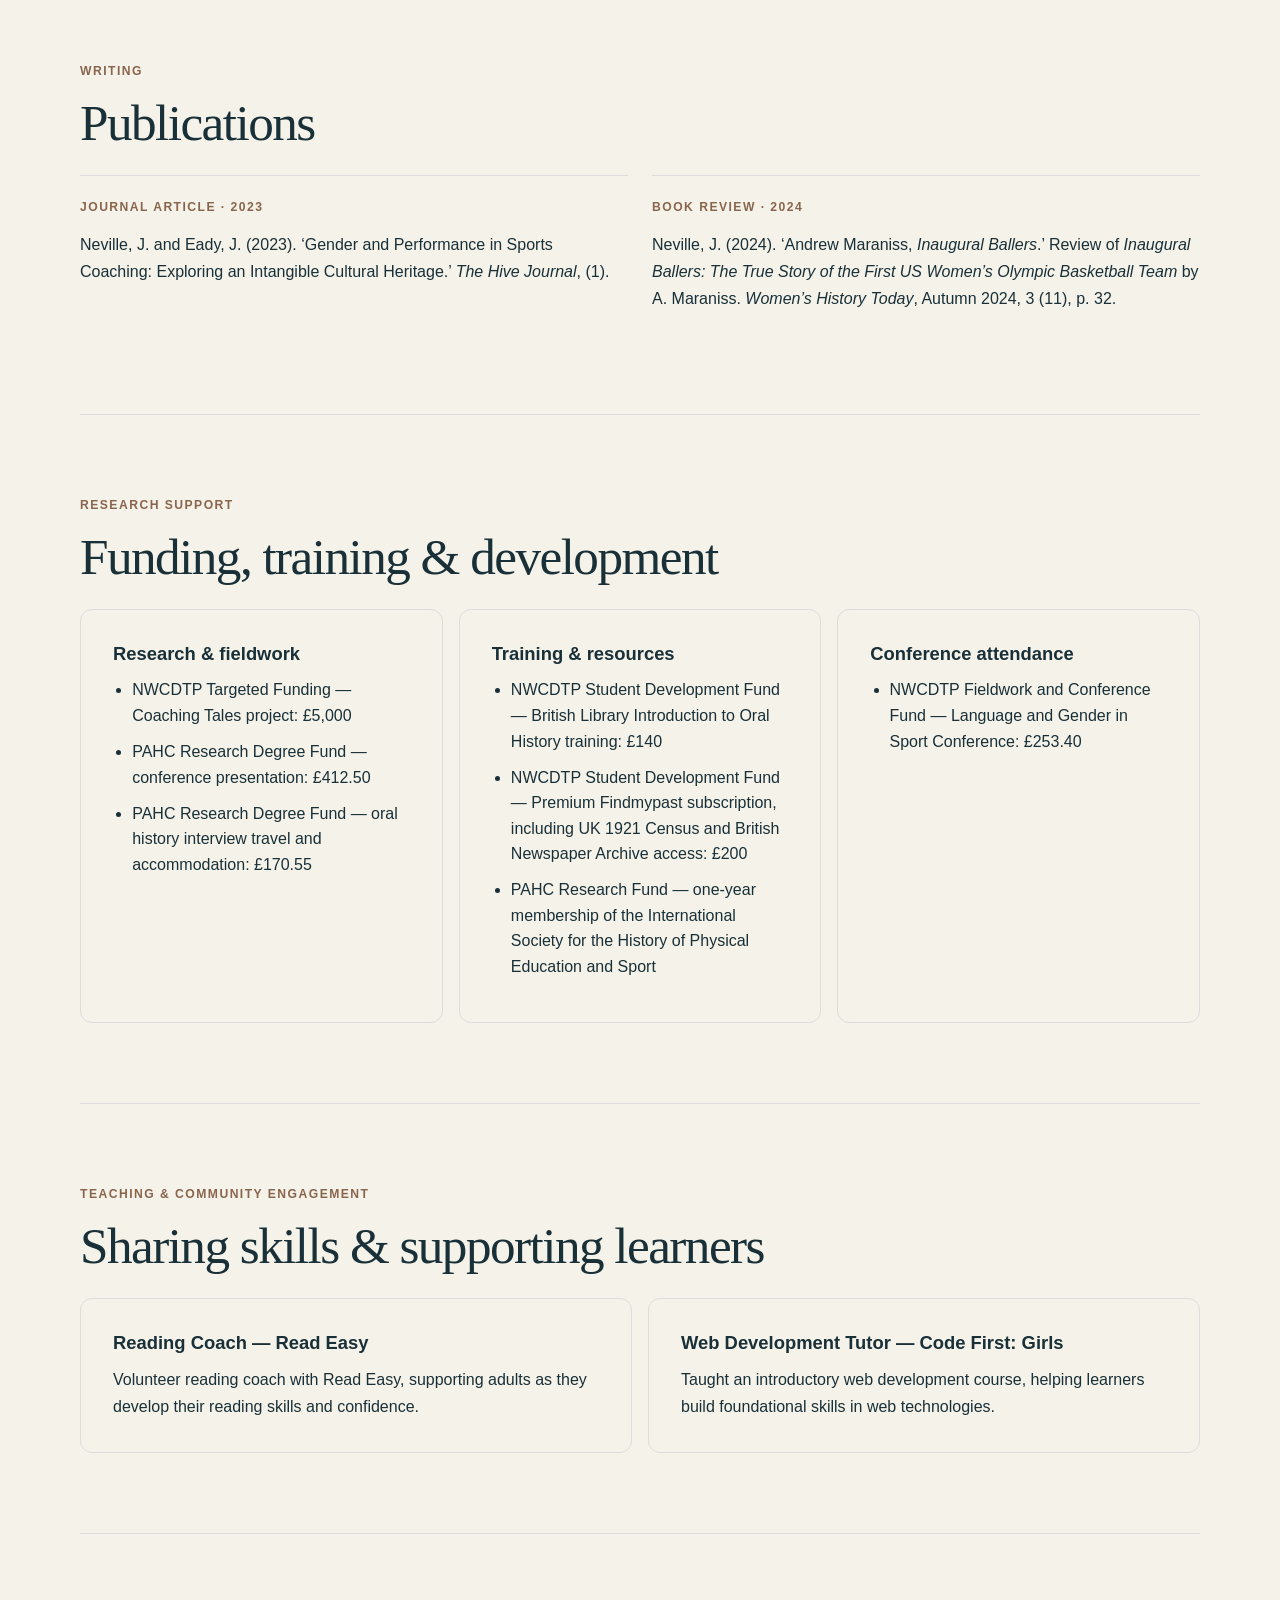
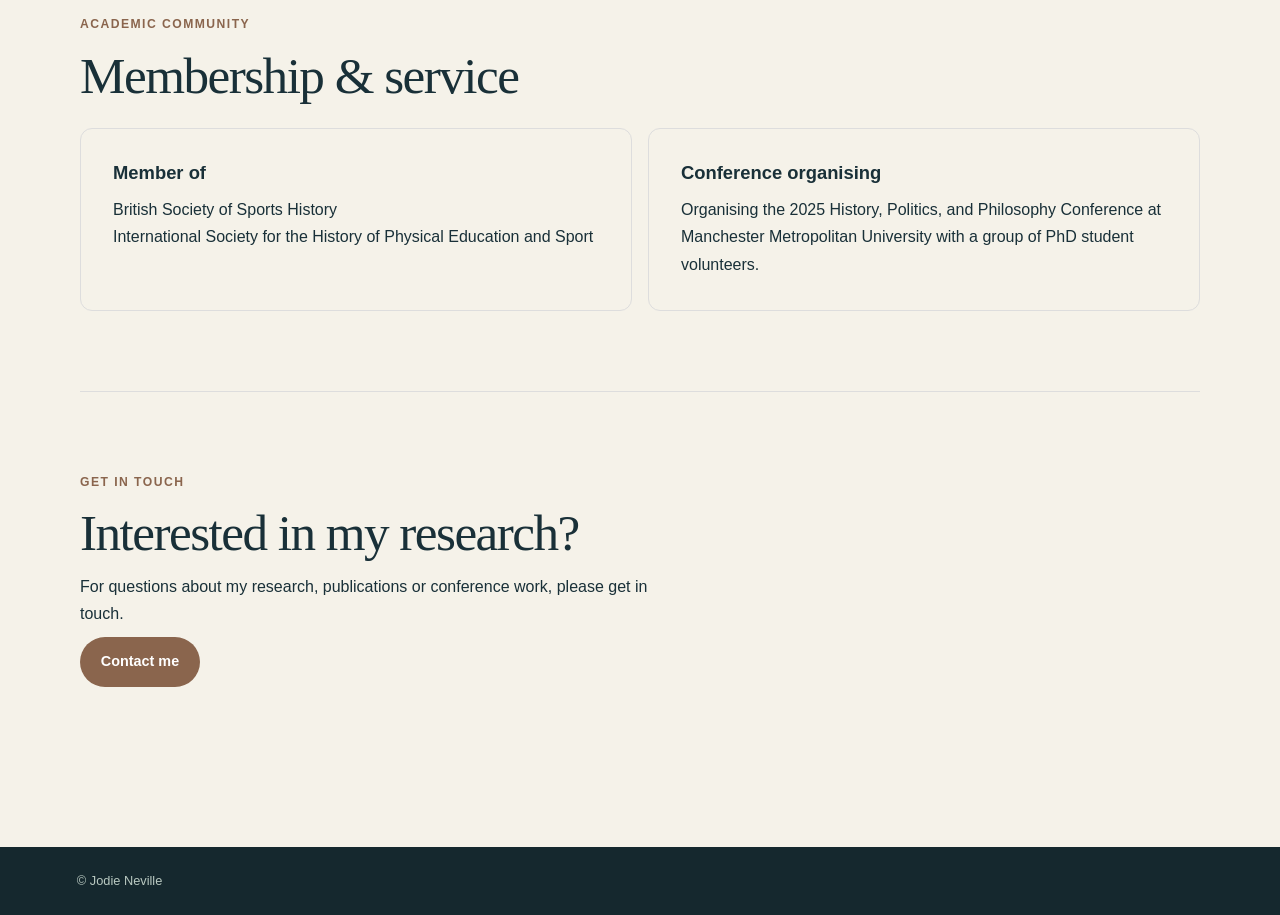
<file: portfolio/publications-talks-teaching.html>
<!doctype html>
<html lang="en">
<head>
  <meta charset="utf-8">
  <meta name="viewport" content="width=device-width, initial-scale=1">
  <title>Publications, Talks &amp; Teaching | Jodie Neville</title>
  <link rel="stylesheet" href="../style.css">
  <link rel="stylesheet" href="publications.css">
</head>
<body>
<header class="site-header">
    <a href="../index.html" class="logo">Dr Jodie Neville</a>

    <nav class="site-nav">
        <a href="../index.html#portfolio">Portfolio</a>
        <a href="../index.html#about">About</a>
        <a href="../index.html#contact">Contact</a>
    </nav>
</header>
  <main class="pub-page">
    <section class="pub-hero">
      <p class="eyebrow">Research · Writing · Knowledge Exchange</p>
      <h1>Publications,<br>Talks &amp; Teaching</h1>
      <p class="lead">An outline of my academic activity in the history of sport.</p>
    </section>

    <section class="pub-section profile">
      <div><p class="eyebrow">Research profile</p><h2>Researching women’s experiences in sport</h2></div>
      <div>
<p>I completed my PhD in collaboration with Manchester Metropolitan University and the National Football Museum, funded by the North West Consortium Doctoral Training Partnership.

My research focused on revealing, recording and representing the experiences of early women sports coaches, while exploring how the intangible cultural heritage of coaching and the masculine values embedded within it may have contributed to the marginalisation of women in these roles. I now offer independent research consultancy, drawing on my experience in historical research, oral history, and the analysis and communication of complex evidence.</p>
        <p><strong>Affiliations:</strong> Manchester Metropolitan University · National Football Museum · North West Consortium Doctoral Training Partnership</p>
        <p><strong>Email:</strong> <a href="mailto:jodie.neville2@stu.mmu.ac.uk">jodie.neville2@stu.mmu.ac.uk</a></p>
      </div>
    </section>

    <section class="pub-section">
      <p class="eyebrow">Recognition</p><h2>Awards &amp; research funding</h2>
      <div class="cards">
        <article class="card featured"><small>Conference prize · 2024</small><h3>Inaugural Inclusivity Prize</h3><p>International Football History Conference, Cardiff City Stadium, for my paper on women’s experiences of FA coaching courses in the 1980s. Prize: £50 book voucher.</p></article>
        <article class="card"><small>Publication prize · 2023</small><h3>Playing Pasts Prize</h3><p>£100 prize for the best article by a postgraduate researcher or early-career researcher published in <em>Playing Pasts</em> in the preceding 12 months.</p></article>
        <article class="card"><small>Presentation award · 2023</small><h3>MA/PhD Collaboration Award</h3><p>£400 bursary towards conference attendance, presented at the 10th Annual PAHC Symposium.</p></article>
        <article class="card"><small>Doctoral funding</small><h3>NWCDTP</h3><p>PhD funding, with additional targeted funding (£5,000) and student development support for research, training and conference activity.</p></article>
      </div>
    </section>

    <section class="pub-section">
      <p class="eyebrow">Featured presentation</p>
      <h2>“I know I can coach as good as that”</h2>
      <p class="subtitle">Women’s experiences of FA coaching courses in the 1980s</p>
      <div class="feature">
        <figure><img class="this-img" src="../present.jpeg" alt="Jodie Neville delivering a talk at the International Football History Conference"><figcaption>Presenting at the International Football History Conference, June 2024.</figcaption></figure>
        <div>
          <p class="prize">Winner of the inaugural Inclusivity Prize</p>
          <p>According to the 2010 Women’s FA Cup Final programme held at the National Football Museum, by a week following that game the FA would have accredited 20,000 female Level One coaches. While this marked a milestone in female football coaching provision, the gender disparity in coaching remains particularly stark in the sport (Thompson et al., 2020).</p>
          <p>Research has identified factors including environment, family commitments and representation (LaVoi, 2018; Norman, 2021), but has not examined in detail the experiences of early female participants on coaching courses. This paper shares findings from an oral history interview with one of the first women to obtain the FA Advanced Coaching qualification in the 1980s, highlighting tangible and intangible mechanisms through which women may have been excluded. Lessons from this testimony can be applied to addressing gender disparity in coaching today.</p>
          <p class="meta">International Football History Conference · Cardiff City Stadium · June 2024</p>
        </div>
      </div>
    </section>

    <section class="pub-section">
      <p class="eyebrow">Selected activity</p><h2>Talks &amp; conferences</h2>
      <div class="timeline">
        <article><time>23–25 August 2023</time><div><h3>British Society of Sports History Conference</h3><p>Received the Playing Pasts prize for a published article.</p></div></article>
        <article><time>29–30 May 2023</time><div><h3>10th Annual PAHC Symposium</h3><p>MA/PhD Collaboration Award presentation; recipient of the 2023 £400 conference bursary.</p></div></article>
        <article><time>5 April 2024</time><div><h3>Language and Gender in Sport Conference</h3><p>Organised by the British Association of Applied Linguistics Special Interest Group.</p></div></article>
        <article><time>June 2024</time><div><h3>International Football History Conference</h3><p>Presented research on women’s experiences of FA coaching courses in the 1980s; awarded the inaugural Inclusivity Prize.</p></div></article>
      </div>
    </section>

    <section class="pub-section">
      <p class="eyebrow">Writing</p><h2>Publications</h2>
      <div class="publications">
        <article><small>Journal article · 2023</small><p>Neville, J. and Eady, J. (2023). ‘Gender and Performance in Sports Coaching: Exploring an Intangible Cultural Heritage.’ <em>The Hive Journal</em>, (1).</p></article>
        <article><small>Book review · 2024</small><p>Neville, J. (2024). ‘Andrew Maraniss, <em>Inaugural Ballers</em>.’ Review of <em>Inaugural Ballers: The True Story of the First US Women’s Olympic Basketball Team</em> by A. Maraniss. <em>Women’s History Today</em>, Autumn 2024, 3 (11), p. 32.</p></article>
      </div>
    </section>

    <section class="pub-section">
      <p class="eyebrow">Research support</p><h2>Funding, training &amp; development</h2>
      <div class="cards three">
        <article class="card"><h3>Research &amp; fieldwork</h3><ul><li>NWCDTP Targeted Funding — Coaching Tales project: £5,000</li><li>PAHC Research Degree Fund — conference presentation: £412.50</li><li>PAHC Research Degree Fund — oral history interview travel and accommodation: £170.55</li></ul></article>
        <article class="card"><h3>Training &amp; resources</h3><ul><li>NWCDTP Student Development Fund — British Library Introduction to Oral History training: £140</li><li>NWCDTP Student Development Fund — Premium Findmypast subscription, including UK 1921 Census and British Newspaper Archive access: £200</li><li>PAHC Research Fund — one-year membership of the International Society for the History of Physical Education and Sport</li></ul></article>
        <article class="card"><h3>Conference attendance</h3><ul><li>NWCDTP Fieldwork and Conference Fund — Language and Gender in Sport Conference: £253.40</li></ul></article>
      </div>
    </section>
<section class="pub-section">
  <p class="eyebrow">Teaching &amp; community engagement</p>
  <h2>Sharing skills &amp; supporting learners</h2>

  <div class="cards">
    <article class="card">
      <h3>Reading Coach — Read Easy</h3>
      <p>
        Volunteer reading coach with Read Easy, supporting adults as they
        develop their reading skills and confidence.
      </p>
    </article>

    <article class="card">
      <h3>Web Development Tutor — Code First: Girls</h3>
      <p>
        Taught an introductory web development course, helping learners
        build foundational skills in web technologies.
      </p>
    </article>
  </div>
</section>
    <section class="pub-section">
      <p class="eyebrow">Academic community</p><h2>Membership &amp; service</h2>
      <div class="cards">
        <article class="card"><h3>Member of</h3><p>British Society of Sports History</p><p>International Society for the History of Physical Education and Sport</p></article>
        <article class="card"><h3>Conference organising</h3><p>Organising the 2025 History, Politics, and Philosophy Conference at Manchester Metropolitan University with a group of PhD student volunteers.</p></article>
      </div>
    </section>

    <section class="pub-cta"><p class="eyebrow">Get in touch</p><h2>Interested in my research?</h2><p>For questions about my research, publications or conference work, please get in touch.</p><a class="button" href="../index.html#contact">Contact me</a></section>
  </main>
  <footer class="site-footer"><p>© Jodie Neville</p></footer>
</body>
</html>
</file>
<file: style.css>
/* ========================================
   1. COLOURS & GLOBAL SETTINGS
======================================== */

:root {
  --cream: #f5f2e9;
  --soft-green: #eaf0e9;
  --pale-green: #dce7de;
  --dark-green: #193038;
  --teal: #2d665f;
  --muted: #596b6a;
  --white: #ffffff;
  --footer: #15282e;
  --border: rgba(25, 48, 56, 0.16);

  --serif: Georgia, "Times New Roman", serif;
  --sans: Arial, Helvetica, sans-serif;
}

* {
  box-sizing: border-box;
  margin: 0;
  padding: 0;
}

html {
  scroll-behavior: smooth;
}

body {
  background: var(--cream);
  color: var(--dark-green);
  font-family: var(--sans);
  line-height: 1.6;
}

a {
  color: inherit;
  text-decoration: none;
}

img {
  max-width: 100%;
}


/* ========================================
   2. HEADER & NAVIGATION
======================================== */

.site-header {
  align-items: center;
  background: var(--dark-green);
  color: var(--cream);
  display: flex;
  justify-content: space-between;
  padding: 24px 6vw;
}

.brand {
  font-size: 1.15rem;
  font-weight: 600;
  letter-spacing: -0.02em;
}

.site-nav {
  display: flex;
  gap: 28px;
}

.site-nav a {
  font-size: 0.9rem;
  opacity: 0.9;
  transition: opacity 0.2s ease;
}

.site-nav a:hover {
  opacity: 0.6;
}


/* ========================================
   3. HERO SECTION
======================================== */

.hero {
  align-items: center;
  display: grid;
  gap: 8vw;
  grid-template-columns: 1fr 0.85fr;
  min-height: 720px;
  padding: 90px 6vw;
}

.hero-content {
  max-width: 680px;
}

.eyebrow,
.section-label,
.service-number {
  color: var(--teal);
  font-size: 0.75rem;
  font-weight: 700;
  letter-spacing: 0.13em;
  text-transform: uppercase;
}

.hero h1 {
  font-family: var(--serif);
  font-size: clamp(3.4rem, 7vw, 6.2rem);
  font-weight: 400;
  letter-spacing: -0.06em;
  line-height: 0.98;
  margin: 24px 0 34px;
}

.hero-description {
  color: var(--muted);
  font-size: 1.25rem;
  max-width: 560px;
}

.hero-actions {
  align-items: center;
  display: flex;
  flex-wrap: wrap;
  gap: 18px;
  margin-top: 38px;
}

.button {
  align-items: center;
  display: inline-flex;
  font-size: 0.9rem;
  font-weight: 600;
  gap: 10px;
  padding: 15px 21px;
  transition: transform 0.2s ease, opacity 0.2s ease;
}

.button:hover {
  opacity: 0.8;
  transform: translateY(-2px);
}

.button-primary {
  background: var(--teal);
  color: var(--white);
}

.button-secondary {
  border-bottom: 1px solid var(--dark-green);
  padding-left: 0;
  padding-right: 0;
}

.button-light {
  background: var(--pale-green);
  color: var(--dark-green);
  margin-top: 28px;
}

.hero-image-wrap {
  max-width: 520px;
}

.hero-image {
  display: block;
  filter: saturate(0.75);
  height: 570px;
  object-fit: contain;
  width: 100%;
}

.image-caption {
  color: var(--muted);
  font-size: 0.72rem;
  letter-spacing: 0.08em;
  margin-top: 12px;
  text-transform: uppercase;
}


/* ========================================
   4. GENERAL SECTIONS
======================================== */

.section {
  padding: 120px 6vw;
}

h2 {
  font-family: var(--serif);
  font-size: clamp(2.5rem, 5vw, 4.2rem);
  font-weight: 400;
  letter-spacing: -0.05em;
  line-height: 1.02;
}


/* ========================================
   5. ABOUT SECTION
======================================== */

.about {
  background: var(--white);
}

.about-content {
  display: grid;
  gap: 8vw;
  grid-template-columns: 1fr 1fr;
  margin: 55px auto 0;
  max-width: 1150px;
}

.about-content h2 {
  max-width: 560px;
}

.about-content p {
  color: var(--muted);
  font-size: 1.1rem;
}

.about-lead {
  color: var(--dark-green) !important;
  font-family: var(--serif);
  font-size: 1.7rem !important;
  line-height: 1.25;
  margin-bottom: 28px;
}


/* ========================================
   6. PORTFOLIO / SELECTED WORK
======================================== */

.services {
  background: var(--soft-green);
}

.section-heading {
  align-items: end;
  display: flex;
  gap: 8vw;
  justify-content: space-between;
  margin-bottom: 55px;
}

.section-heading h2 {
  margin-top: 18px;
  max-width: 680px;
}

.section-heading > p {
  color: var(--muted);
  max-width: 330px;
}


/* Six project cards:
   3 columns on desktop,
   additional rows appear automatically. */

.service-grid {
  display: grid;
  gap: 20px;
  grid-template-columns: repeat(3, minmax(0, 1fr));
  align-items: stretch;
}


/* Clickable card link */

.service-card-link {
  display: block;
  color: inherit;
  text-decoration: none;
  border-radius: 2px;
  height: 100%;
}

.service-card-link .service-card {
  height: 100%;
  transition:
    transform 0.2s ease,
    box-shadow 0.2s ease;
}

.service-card-link:hover .service-card {
  transform: translateY(-4px);
}

.service-card-link:focus-visible {
  outline: 2px solid var(--teal);
  outline-offset: 4px;
}


/* Individual project card */

.service-card {
  background: var(--white);
  min-height: 330px;
  height: 100%;
  padding: 32px;

  display: flex;
  flex-direction: column;
}

.service-number {
  margin-bottom: 0;
}

.service-card h3 {
  font-family: var(--serif);
  font-size: 1.8rem;
  font-weight: 400;
  letter-spacing: -0.03em;
  line-height: 1.1;
  margin: 25px 0 18px;
}

.service-card p:not(.service-number) {
  color: var(--dark-green);
  font-size: 1rem;
  line-height: 1.6;
}

.card-link-text {
  display: inline-block;
  font-weight: 600;
  margin-top: auto;
  padding-top: 1rem;
}


/* ========================================
   7. APPROACH SECTION
======================================== */

.approach {
  background: var(--cream);
}

.approach-intro {
  margin: 55px 0 70px;
  max-width: 780px;
}

.approach-grid {
  border-top: 1px solid var(--border);
  display: grid;
  gap: 42px;
  grid-template-columns: repeat(3, minmax(0, 1fr));
  padding-top: 32px;
}

.step-number {
  color: var(--teal);
  font-size: 0.9rem;
  font-weight: 700;
}

.approach-step h3 {
  font-family: var(--serif);
  font-size: 1.8rem;
  font-weight: 400;
  letter-spacing: -0.03em;
  line-height: 1.1;
  margin: 35px 0 15px;
}

.approach-step p {
  color: var(--muted);
}


/* ========================================
   8. CONTACT SECTION
======================================== */



.contact {
  background: var(--dark-green);
  color: var(--white);

  /* Vertical padding | horizontal padding */
  padding: clamp(80px, 11vh, 135px)
           clamp(24px, 5.5vw, 100px);
}


/* Eyebrow */
.contact .eyebrow {
  color: #a8d0bc;
  font-size: 0.8rem;
  font-weight: 700;
  letter-spacing: 0.15em;
  text-transform: uppercase;
  margin-bottom: 24px;
}

/* Main heading */
.contact h2 {
  color: var(--white);
  font-size: clamp(3.2rem, 5.8vw, 5.5rem);
  line-height: 0.99;
  letter-spacing: -0.045em;
  font-weight: 400;

  max-width: 950px;
  margin: 0 0 28px;

  text-wrap: balance;
}

/* Paragraphs */
.contact > p:not(.eyebrow) {
  color: #d9e4dc;
  font-size: clamp(1.05rem, 1.5vw, 1.25rem);
  line-height: 1.7;
  max-width: 680px;
  margin: 0 0 28px;
  margin-bottom: 24px;
}

/* Email button */
.contact .button {
  display: inline-flex;
  align-items: center;
  justify-content: center;
  gap: 18px;

  padding: 18px 26px;
  min-height: 58px;

  text-decoration: none;
  transition:
    background-color 180ms ease,
    transform 180ms ease;
}

.contact .button:hover {
  background-color: #ffffff;
  transform: translateY(-2px);
}

.contact .button:focus-visible,
.contact > p a:focus-visible {
  outline: 2px solid #a8d0bc;
  outline-offset: 5px;
}

/* Introductory call link */
.contact > p:last-child {
  margin-top: 22px;
  margin-bottom: 0;
}

.contact > p:last-child a {
  color: #a8d0bc;
  text-decoration: underline;
  text-decoration-color: transparent;
  text-underline-offset: 5px;

  transition:
    color 180ms ease,
    text-decoration-color 180ms ease;
}

.contact > p:last-child a:hover {
  color: var(--white);
  text-decoration-color: currentColor;
}

/* Mobile */
@media (max-width: 640px) {
  .contact {
    padding-top: 80px;
    padding-bottom: 80px;
  }

  .contact .eyebrow {
    margin-bottom: 20px;
  }

  .contact h2 {
    font-size: clamp(2.8rem, 11vw, 4.2rem);
    line-height: 1.02;
    margin-bottom: 24px;
  }

  .contact > p:not(.eyebrow) {
    font-size: 1.05rem;
    line-height: 1.65;
    margin-bottom: 24px;
  }

  .contact .button {
    min-height: 56px;
    padding: 16px 22px;
  }

  .contact > p:last-child {
    margin-top: 22px;
  }
}

@media (prefers-reduced-motion: reduce) {
  .contact .button,
  .contact > p:last-child a {
    transition: none;
  }

  .contact .button:hover {
    transform: none;
  }
}



/* ========================================
   9. FOOTER
======================================== */

.site-footer {
  align-items: center;
  background: var(--footer);
  color: #e4e9e3;
  display: flex;
  font-size: 0.8rem;
  justify-content: space-between;
  padding: 24px 6vw;
}

.site-footer p:last-child {
  color: #b9c9c1;
}


/* ========================================
   10. TABLETS
======================================== */

@media (max-width: 1000px) {
  .hero {
    gap: 5vw;
  }

  .service-card {
    padding: 26px;
  }

  .service-card h3 {
    font-size: 1.6rem;
    margin-top: 25px;
  }
}

@media (max-width: 850px) {
  .site-header {
    align-items: flex-start;
    flex-direction: column;
    gap: 18px;
  }

  .site-nav {
    flex-wrap: wrap;
    gap: 16px 22px;
  }

  .hero {
    gap: 55px;
    grid-template-columns: 1fr;
    min-height: auto;
    padding-bottom: 80px;
    padding-top: 75px;
  }

  .hero-image-wrap {
    max-width: none;
  }

  .hero-image {
    height: 430px;
  }

  .about-content,
  .approach-grid {
    grid-template-columns: 1fr;
  }

  /* Two project cards per row on tablets */
  .service-grid {
    grid-template-columns: repeat(2, minmax(0, 1fr));
  }

  .about-content {
    gap: 45px;
  }

  .section-heading {
    align-items: flex-start;
    flex-direction: column;
    gap: 25px;
  }

  .service-card {
    min-height: 320px;
  }

  .service-card h3 {
    margin-top: 25px;
  }

  .approach-grid {
    gap: 42px;
  }
}


/* ========================================
   11. MOBILE PHONES
======================================== */

@media (max-width: 560px) {
  .site-header,
  .hero,
  .section {
    padding-left: 7vw;
    padding-right: 7vw;
  }

  .hero h1 {
    font-size: 3.4rem;
  }

  .hero-description {
    font-size: 1.05rem;
  }

  .hero-actions {
    align-items: flex-start;
    flex-direction: column;
  }

  .section {
    padding-bottom: 80px;
    padding-top: 80px;
  }

  .contact {
    padding-bottom: 95px;
    padding-top: 95px;
  }

  .site-footer {
    align-items: flex-start;
    flex-direction: column;
    gap: 12px;
    padding-left: 7vw;
    padding-right: 7vw;
  }

  /* One project card per row on mobile */
  .service-grid {
    grid-template-columns: 1fr;
    gap: 18px;
  }

  .service-card {
    min-height: 280px;
    padding: 26px;
  }

  .service-card h3 {
    font-size: 1.7rem;
    margin-top: 25px;
  }

  .approach-grid {
    gap: 42px;
  }
}


/* ========================================
   12. ACCESSIBILITY & MOTION
======================================== */

@media (prefers-reduced-motion: reduce) {
  html {
    scroll-behavior: auto;
  }

  *,
  *::before,
  *::after {
    transition-duration: 0.01ms !important;
    animation-duration: 0.01ms !important;
    animation-iteration-count: 1 !important;
  }
}


/* ========================================
   13. MY OFFER / SERVICES
   Uses offer-card classes to keep these styles
   separate from the homepage portfolio cards.
======================================== */

.services-offer {
  background: var(--cream);
  padding: 90px 6vw;
}

.offer-heading {
  max-width: 850px;
  margin-bottom: 48px;
}

.offer-heading .eyebrow {
  margin-bottom: 24px;
}

.offer-heading h2 {
  color: var(--dark-green);
  font-family: var(--serif);
  font-size: clamp(2.7rem, 5.5vw, 4.8rem);
  font-weight: 400;
  letter-spacing: -0.05em;
  line-height: 1.05;
  margin: 0 0 20px;
}

.offer-intro {
  color: var(--muted);
  font-size: 1.05rem;
  line-height: 1.7;
  max-width: 680px;
  margin: 0;
}

.offer-grid {
  display: grid;
  grid-template-columns: repeat(2, minmax(0, 1fr));
  column-gap: 8%;
  row-gap: 0;
  border-top: 1px solid var(--border);
}

.services-offer .offer-card {
  background: transparent;
  border: 0;
  border-bottom: 1px solid var(--border);
  border-radius: 0;
  box-shadow: none;
  min-height: 0;
  padding: 28px 0 30px;
  margin: 0;
}

.services-offer .offer-number {
  color: var(--teal);
  font-family: var(--sans);
  font-size: 0.72rem;
  font-weight: 700;
  letter-spacing: 0.075em;
  line-height: 1.5;
  margin: 0 0 14px;
}

.services-offer .offer-card h3 {
  color: var(--dark-green);
  font-family: var(--serif);
  font-size: clamp(1.5rem, 2.2vw, 2rem);
  font-weight: 400;
  letter-spacing: -0.035em;
  line-height: 1.2;
  margin: 0 0 17px;
}

.services-offer .offer-card ul {
  list-style: none;
  margin: 0;
  padding: 0;
}

.services-offer .offer-card li {
  color: var(--muted);
  font-size: 0.98rem;
  line-height: 1.55;
  margin: 7px 0 0;
  padding-left: 17px;
  position: relative;
}

.services-offer .offer-card li::before {
  content: "—";
  color: var(--teal);
  position: absolute;
  left: 0;
}

/* Compact bespoke-project strip */

.offer-flexible {
  align-items: center;
  background: var(--pale-green);
  display: flex;
  justify-content: space-between;
  gap: 32px;
  margin-top: 38px;
  padding: 28px 32px;
}

.offer-flexible-copy {
  max-width: 690px;
}

.offer-flexible .eyebrow {
  color: var(--teal);
  font-size: 0.72rem;
  font-weight: 700;
  letter-spacing: 0.075em;
  margin: 0 0 10px;
}

.services-offer .offer-flexible h3 {
  color: var(--dark-green);
  font-family: var(--serif);
  font-size: clamp(1.6rem, 2.5vw, 2.25rem);
  font-weight: 400;
  letter-spacing: -0.035em;
  line-height: 1.15;
  margin: 0 0 10px;
}

.offer-flexible-copy > p:last-child {
  color: var(--muted);
  font-size: 0.95rem;
  line-height: 1.6;
  margin: 0;
}

.services-offer .offer-flexible-link {
  align-items: center;
  border-bottom: 1px solid var(--teal);
  color: var(--dark-green);
  display: inline-flex;
  flex-shrink: 0;
  gap: 12px;
  font-size: 0.92rem;
  font-weight: 700;
  line-height: 1.5;
  padding-bottom: 6px;
  text-decoration: none;
}

.services-offer .offer-flexible-link:hover {
  opacity: 0.7;
}

/* Responsive services layout */

@media (max-width: 760px) {
  .services-offer {
    padding: 65px 7vw;
  }

  .offer-heading {
    margin-bottom: 34px;
  }

  .offer-heading h2 {
    font-size: clamp(2.5rem, 9vw, 3.8rem);
  }

  .offer-grid {
    grid-template-columns: 1fr;
    column-gap: 0;
  }

  .services-offer .offer-card {
    padding: 24px 0 27px;
  }

  .offer-flexible {
    align-items: flex-start;
    flex-direction: column;
    gap: 20px;
    margin-top: 28px;
    padding: 25px 22px;
  }
}

.feature figure {
  margin: 0;
  width: 100%;
  overflow: hidden;
}

.feature img.this-img {
  display: block;
  width: 100%;
  height: 400px;
  object-fit: cover;
  object-position: 70% 50%;
  border-radius: var(--card-radius, 12px);
}
</file>
<file: portfolio/portfolio-page.css>
/* Shared portfolio case-study styling
   Depends on the variables and global styles in ../style.css
*/

.case-study {
  overflow: hidden;
}

.case-study figure img {
  display: block;
  height: auto;
  width: 100%;
}

.case-study figcaption {
  color: var(--muted);
  font-size: .8rem;
  line-height: 1.5;
  margin-top: 12px;
}

.back-link {
  display: inline-block;
  font-size: .85rem;
  margin-bottom: 54px;
}

.back-link span {
  color: var(--teal);
  margin-right: 8px;
}

.back-link:hover,
.project-navigation a:hover {
  opacity: .7;
}

.case-hero {
  background: var(--cream);
  padding: 55px 6vw 100px;
}

.case-hero > .eyebrow {
  margin-bottom: 24px;
}

.case-hero h1 {
  font-family: var(--serif);
  font-size: clamp(3.5rem, 8vw, 7rem);
  font-weight: 400;
  letter-spacing: -.065em;
  line-height: .95;
  margin-bottom: 28px;
}

.case-hero-subtitle {
  font-family: var(--serif);
  font-size: clamp(1.5rem, 3vw, 2.25rem);
  line-height: 1.2;
  margin-bottom: 18px;
}

.case-intro {
  color: var(--muted);
  font-size: 1.15rem;
  max-width: 700px;
}

.case-hero-visual {
  margin-top: 55px;
}

.case-hero-visual img {
  aspect-ratio: 16 / 7;
  background: var(--pale-green);
  object-fit: cover;
}

.project-facts {
  border-bottom: 1px solid var(--border);
  border-top: 1px solid var(--border);
  display: grid;
  gap: 28px;
  grid-template-columns: repeat(3, minmax(0, 1fr));
  margin-top: 38px;
  padding: 28px 0;
}

.project-facts p:last-child {
  font-size: .95rem;
}

.fact-label {
  color: var(--teal);
  font-size: .72rem;
  font-weight: 700;
  letter-spacing: .1em;
  margin-bottom: 8px;
  text-transform: uppercase;
}

.case-section {
  display: grid;
  gap: 7vw;
  grid-template-columns: .65fr 1.35fr;
  padding: 105px 6vw;
}

.case-challenge,
.case-evidence {
  background: var(--white);
}

.case-approach,
.case-skills {
  background: var(--soft-green);
}

.case-section-label {
  align-self: start;
  color: var(--teal);
  display: flex;
  flex-direction: column;
  font-size: .75rem;
  font-weight: 700;
  gap: 8px;
  letter-spacing: .12em;
  text-transform: uppercase;
}

.case-section-content {
  max-width: 850px;
}

.case-section-content h2,
.case-outcome h2,
.case-contact h2 {
  font-family: var(--serif);
  font-size: clamp(2.4rem, 4.5vw, 4rem);
  font-weight: 400;
  letter-spacing: -.05em;
  line-height: 1.05;
}

.case-section-content h2 {
  margin-bottom: 28px;
}

.case-section-content > p:not(.section-lead) {
  color: var(--muted);
  margin-top: 20px;
  max-width: 720px;
}

.section-lead {
  font-family: var(--serif);
  font-size: 1.5rem;
  line-height: 1.3;
  max-width: 720px;
}

.research-steps {
  border-top: 1px solid var(--border);
  display: grid;
  gap: 30px;
  grid-template-columns: repeat(3, minmax(0, 1fr));
  margin-top: 45px;
  padding-top: 26px;
}

.research-step-number {
  color: var(--teal);
  font-size: .8rem;
  font-weight: 700;
}

.research-steps h3,
.evidence-note h3,
.skill-list h3 {
  font-family: var(--serif);
  font-size: 1.55rem;
  font-weight: 400;
  letter-spacing: -.025em;
  line-height: 1.15;
}

.research-steps h3 {
  margin: 24px 0 12px;
}

.research-steps p,
.skill-list p,
.evidence-note > p:last-child {
  color: var(--muted);
  font-size: .95rem;
}

.evidence-figure {
  margin-top: 35px;
}

.evidence-figure img {
  aspect-ratio: 16 / 9;
  background: var(--pale-green);
  object-fit: cover;
}

.evidence-note {
  border-left: 2px solid var(--teal);
  margin-top: 45px;
  padding: 8px 0 8px 25px;
}

.evidence-note .eyebrow {
  margin-bottom: 15px;
}

.evidence-note h3 {
  margin-bottom: 15px;
  max-width: 580px;
}

.evidence-note > p:last-child {
  max-width: 650px;
}

.skill-list {
  border-top: 1px solid var(--border);
  margin-top: 40px;
}

.skill-list article {
  align-items: start;
  border-bottom: 1px solid var(--border);
  display: grid;
  gap: 25px;
  grid-template-columns: 45px 1fr;
  padding: 28px 0;
}

.skill-list article > span {
  color: var(--teal);
  font-size: .8rem;
  font-weight: 700;
}

.skill-list h3 {
  margin-bottom: 10px;
}

.case-outcome {
  background: var(--cream);
  padding: 110px 6vw;
}

.case-outcome .eyebrow {
  margin-bottom: 22px;
}

.case-outcome h2 {
  margin-bottom: 26px;
  max-width: 800px;
}

.case-outcome > p:not(.eyebrow) {
  color: var(--muted);
  margin-top: 16px;
  max-width: 720px;
}

.case-contact {
  background: var(--dark-green);
  color: var(--white);
  padding: 110px 6vw;
}

.case-contact .eyebrow {
  color: #a8d0bc;
  margin-bottom: 22px;
}

.case-contact h2 {
  max-width: 800px;
}

.case-contact > p:not(.eyebrow) {
  color: #d9e4dc;
  font-size: 1.05rem;
  margin-top: 22px;
  max-width: 650px;
}

.project-navigation {
  background: var(--white);
  display: flex;
  gap: 30px;
  justify-content: space-between;
  padding: 35px 6vw;
}

.project-navigation a {
  display: flex;
  flex-direction: column;
  gap: 8px;
  transition: opacity .2s ease;
}

.project-navigation a span {
  color: var(--teal);
  font-size: .75rem;
  font-weight: 700;
  letter-spacing: .08em;
  text-transform: uppercase;
}

.project-navigation a strong {
  font-family: var(--serif);
  font-size: 1.25rem;
  font-weight: 400;
}

.next-project {
  text-align: right;
}

@media (max-width: 850px) {
  .case-hero {
    padding-top: 40px;
  }

  .case-section {
    gap: 35px;
    grid-template-columns: 1fr;
    padding-bottom: 80px;
    padding-top: 80px;
  }

  .case-section-label {
    flex-direction: row;
    gap: 16px;
  }

  .research-steps {
    gap: 25px;
  }

  .case-outcome,
  .case-contact {
    padding-bottom: 85px;
    padding-top: 85px;
  }
}

@media (max-width: 560px) {
  .case-hero {
    padding: 35px 7vw 70px;
  }

  .back-link {
    margin-bottom: 42px;
  }

  .case-hero h1 {
    font-size: 3.5rem;
  }

  .case-hero-visual {
    margin-top: 35px;
  }

  .case-hero-visual img {
    aspect-ratio: 4 / 3;
  }

  .project-facts {
    gap: 22px;
    grid-template-columns: 1fr;
  }

  .case-section {
    padding: 70px 7vw;
  }

  .case-section-content h2,
  .case-outcome h2,
  .case-contact h2 {
    font-size: 2.6rem;
  }

  .section-lead {
    font-size: 1.3rem;
  }

  .research-steps {
    gap: 30px;
    grid-template-columns: 1fr;
  }

  .research-steps h3 {
    margin-top: 12px;
  }

  .skill-list article {
    gap: 14px;
    grid-template-columns: 30px 1fr;
  }

  .case-outcome,
  .case-contact {
    padding: 75px 7vw;
  }

  .project-navigation {
    flex-direction: column;
    padding: 30px 7vw;
  }

  .next-project {
    border-top: 1px solid var(--border);
    padding-top: 24px;
    text-align: left;
  }
}

/* =========================================
   COACHING TALES PORTFOLIO PAGE
   ========================================= */

.coaching-tales-page {
  --coaching-terracotta: #df7b61;
  --coaching-sage: #83b29e;
  --coaching-gold: #f3cf91;
  --coaching-ink: #193038;
}

.coaching-hero {
  padding-bottom: 75px;
}

.coaching-hero .case-eyebrow {
  margin-top: 42px;
}

.coaching-hero .case-intro {
  max-width: 760px;
}

.coaching-hero-image {
  margin: 48px 0 42px;
}

.coaching-hero-image img,
.coaching-gallery-image img,
.coaching-visual-break img {
  display: block;
  width: 100%;
  height: auto;
  border-radius: 8px;
}

.coaching-hero-image img {
  max-height: 620px;
  object-fit: cover;
  object-position: center;
}

.coaching-hero-image figcaption,
.coaching-gallery-image figcaption,
.coaching-visual-break figcaption {
  margin-top: 12px;
  color: var(--muted);
  font-size: 0.88rem;
  line-height: 1.6;
}

.coaching-facts {
  display: grid;
  grid-template-columns: repeat(2, minmax(0, 1fr));
  gap: 28px 48px;
  padding: 30px 0;
  border-top: 1px solid var(--border);
  border-bottom: 1px solid var(--border);
}

.coaching-facts > div {
  display: flex;
  flex-direction: column;
  gap: 8px;
  line-height: 1.6;
}

.coaching-facts .fact-label {
  color: var(--muted);
  font-size: 0.78rem;
  font-weight: 700;
  letter-spacing: 0.1em;
  text-transform: uppercase;
}

.coaching-section {
  align-items: start;
}

.coaching-gallery-image {
  margin: 36px 0;
}

.coaching-gallery-image img {
  max-height: 620px;
  object-fit: cover;
  background: var(--soft-green);
}

.coaching-visual-break {
  margin: 35px 0 75px;
  padding: 48px 6vw;
  background: var(--soft-green);
}

.coaching-visual-break figure {
  max-width: 1000px;
  margin: 0 auto;
}

.coaching-visual-break img {
  max-height: 600px;
  object-fit: contain;
}

.coaching-quote {
  margin: 32px 0;
  padding: 24px 0 24px 28px;
  border-left: 4px solid var(--coaching-terracotta);
  color: var(--dark-green);
  font-family: var(--serif);
  font-size: clamp(1.4rem, 2.4vw, 2rem);
  line-height: 1.45;
}

.coaching-outcome {
  padding: 80px 6vw;
  background: var(--soft-green);
}

.coaching-outcome h2 {
  max-width: 760px;
}

.coaching-outcome > p:not(.case-eyebrow) {
  max-width: 760px;
}

.coaching-tags {
  display: flex;
  flex-wrap: wrap;
  gap: 10px;
  margin-top: 30px;
}

.coaching-tags span {
  display: inline-block;
  padding: 9px 14px;
  border: 1px solid var(--border);
  border-radius: 30px;
  color: var(--dark-green);
  font-size: 0.88rem;
}

.coaching-tales-page .case-contact {
  padding-top: 90px;
  padding-bottom: 90px;
}

/* Responsive adjustments */

@media (max-width: 850px) {
  .coaching-facts {
    gap: 24px;
  }

  .coaching-visual-break {
    padding: 32px 5vw;
  }
}

@media (max-width: 560px) {
  .coaching-hero .case-eyebrow {
    margin-top: 30px;
  }

  .coaching-facts {
    grid-template-columns: 1fr;
    gap: 20px;
  }

  .coaching-hero-image {
    margin-top: 32px;
  }

  .coaching-gallery-image {
    margin: 26px 0;
  }

  .coaching-visual-break {
    margin: 25px 0 45px;
    padding: 24px 5vw;
  }

  .coaching-quote {
    padding-left: 18px;
  }

  .coaching-outcome {
    padding: 55px 6vw;
  }
}
.case-confidentiality {
    display: grid;
    grid-template-columns: 1fr 2fr;
    gap: 40px;

    max-width: 1100px;
    width: calc(100% - 80px);
    margin: 0 auto;
    padding: 32px 0;

    border-top: 1px solid var(--border-color);
    border-bottom: 1px solid var(--border-color);
}

.case-confidentiality .case-eyebrow,
.case-confidentiality p:last-child {
    margin: 0;
}

.case-confidentiality p:last-child {
    font-size: 0.95rem;
    line-height: 1.7;
    color: var(--text-muted);
}

@media (max-width: 768px) {
    .case-confidentiality {
        grid-template-columns: 1fr;
        gap: 16px;
        width: calc(100% - 40px);
    }
}
</file>
<file: portfolio/family-history.css>
/* =========================================
   FAMILY HISTORY SERVICE PAGE
   ========================================= */

:root {
  --family-background: #f6f2eb;
  --family-surface: #fffdf9;
  --family-text: #292923;
  --family-muted: #6d6a61;
  --family-accent: #8b6e50;
  --family-accent-light: #e9dfd2;
  --family-border: #d9d0c4;

  --family-content-width: 1100px;
  --family-radius: 4px;
}


/* General page */

.family-page {
  background: var(--family-background);
  color: var(--family-text);
}

.family-page p {
  line-height: 1.75;
}

.family-page h1,
.family-page h2,
.family-page h3,
.family-page h4 {
  color: var(--family-text);
  line-height: 1.2;
}

.family-page h1 {
  font-size: clamp(2.5rem, 5vw, 4.5rem);
  margin: 0 0 1.25rem;
}

.family-page h2 {
  font-size: clamp(1.8rem, 3vw, 2.8rem);
  margin: 0 0 1.5rem;
}

.family-page h3 {
  font-size: 1.35rem;
  margin: 0;
}

.family-page h4 {
  font-size: 0.8rem;
  letter-spacing: 0.08em;
  text-transform: uppercase;
  margin: 0 0 0.8rem;
}

.family-eyebrow {
  color: var(--family-accent);
  font-size: 0.78rem;
  font-weight: 600;
  letter-spacing: 0.13em;
  margin-bottom: 1.25rem;
  text-transform: uppercase;
}

.family-page a {
  color: inherit;
}


/* Hero */

.family-hero {
  display: grid;
  grid-template-columns: 1.1fr 0.9fr;
  align-items: center;
  gap: clamp(2rem, 5vw, 5rem);

  max-width: var(--family-content-width);
  margin: 0 auto;
  padding: clamp(4rem, 8vw, 7rem) 2rem;
}

.family-hero-text {
  max-width: 600px;
}

.family-hero-subtitle {
  font-size: 1.2rem;
  margin-bottom: 1.5rem;
}

.family-hero-image {
  aspect-ratio: 4 / 5;
  overflow: hidden;
  background: var(--family-accent-light);
}

.family-hero-image img {
  width: 100%;
  height: 100%;
  display: block;
  object-fit: cover;
}

.family-button {
  display: inline-block;
  margin-top: 1.5rem;
  padding: 0.9rem 1.5rem;

  background: var(--family-text);
  color: var(--family-surface) !important;
  border: 1px solid var(--family-text);
  border-radius: var(--family-radius);

  font-size: 0.9rem;
  text-decoration: none;
  transition: background 0.2s ease, color 0.2s ease;
}

.family-button:hover {
  background: transparent;
  color: var(--family-text) !important;
}


/* Shared section layout */

.section-divider {
  border-top: 1px solid var(--family-border);
}

.family-intro,
.family-packages,
.family-records,
.family-process,
.family-faq {
  display: grid;
  grid-template-columns: 190px minmax(0, 1fr);
  gap: clamp(2rem, 5vw, 4rem);

  max-width: var(--family-content-width);
  margin: 0 auto;
  padding: clamp(3.5rem, 7vw, 6rem) 2rem;
}

.family-section-label {
  display: flex;
  align-items: flex-start;
  gap: 0.8rem;
}

.family-section-label span {
  color: var(--family-accent);
  font-size: 0.75rem;
  font-weight: 600;
  letter-spacing: 0.08em;
}

.family-section-label p {
  margin: 0;
  color: var(--family-muted);
  font-size: 0.8rem;
  letter-spacing: 0.08em;
  text-transform: uppercase;
}

.family-section-content {
  min-width: 0;
  max-width: 850px;
}

.family-section-content > p {
  max-width: 750px;
}

.family-section-heading {
  max-width: 720px;
  margin-bottom: 2.5rem;
}


/* Pricing cards */

.family-package-grid {
  display: grid;
  grid-template-columns: repeat(3, minmax(0, 1fr));
  gap: 1.25rem;
  align-items: stretch;
}

.family-package {
  display: flex;
  flex-direction: column;
  min-width: 0;

  padding: 1.5rem;
  background: var(--family-surface);
  border: 1px solid var(--family-border);
  border-radius: var(--family-radius);
}

.family-package-featured {
  border-color: var(--family-accent);
  box-shadow: 0 5px 20px rgba(41, 41, 35, 0.05);
}

.family-package-header {
  padding-bottom: 1.5rem;
  border-bottom: 1px solid var(--family-border);
}

.family-package-level {
  color: var(--family-accent);
  font-size: 0.72rem;
  font-weight: 600;
  letter-spacing: 0.12em;
  margin: 0 0 0.9rem;
  text-transform: uppercase;
}

.family-package-header h3 {
  font-size: 1.35rem;
  margin-bottom: 0.75rem;
}

.family-price {
  font-size: 2.4rem;
  font-weight: 500;
  letter-spacing: -0.04em;
  line-height: 1;
  margin: 0.75rem 0;
}

.family-price-tailored {
  font-size: 1.65rem;
  letter-spacing: -0.02em;
}

.family-package-summary {
  color: var(--family-muted);
  font-size: 0.9rem;
  margin: 0;
}

.family-package-details {
  flex: 1;
}

.family-detail {
  padding: 1.35rem 0;
  border-bottom: 1px solid var(--family-border);
}

.family-detail h4 {
  color: var(--family-accent);
}

.family-detail p {
  font-size: 0.9rem;
  margin: 0 0 0.5rem;
}

.family-detail p:last-child {
  margin-bottom: 0;
}

.family-package-best {
  background: var(--family-background);
  padding: 1rem;
  margin: 1.25rem 0;
  font-size: 0.88rem;
  line-height: 1.6;
}

.family-package-best strong {
  color: var(--family-text);
}

.family-package-link {
  display: block;
  margin-top: auto;
  padding: 0.85rem 1rem;

  border: 1px solid var(--family-text);
  border-radius: var(--family-radius);

  font-size: 0.85rem;
  text-align: center;
  text-decoration: none;

  transition: background 0.2s ease, color 0.2s ease;
}

.family-package-link:hover {
  background: var(--family-text);
  color: var(--family-surface);
}

.family-package-note {
  color: var(--family-muted);
  font-size: 0.85rem;
  margin-top: 1.5rem;
}


/* Records grid */

.family-record-grid {
  display: grid;
  grid-template-columns: repeat(2, minmax(0, 1fr));
  gap: 1rem;
  margin: 2rem 0;
}

.family-record {
  padding: 1.5rem;
  background: var(--family-surface);
  border: 1px solid var(--family-border);
  border-radius: var(--family-radius);
}

.family-record-number {
  display: block;
  color: var(--family-accent);
  font-size: 0.75rem;
  letter-spacing: 0.1em;
  margin-bottom: 1rem;
}

.family-record h3 {
  font-size: 1.15rem;
  margin-bottom: 0.65rem;
}

.family-record p {
  color: var(--family-muted);
  font-size: 0.9rem;
  margin: 0;
}

.family-records-note {
  color: var(--family-muted);
  font-size: 0.9rem;
}


/* Process */

.family-process {
  display: grid;
  grid-template-columns: 190px minmax(0, 1fr);
  gap: clamp(2rem, 5vw, 4rem);

  max-width: var(--family-content-width);
  margin: 0 auto;
  padding: clamp(3.5rem, 7vw, 6rem) 2rem;
}

.family-process-list {
  border-top: 1px solid var(--family-border);
}

.family-process-step {
  display: grid;
  grid-template-columns: 55px minmax(0, 1fr);
  gap: 1.25rem;

  padding: 1.5rem 0;
  border-bottom: 1px solid var(--family-border);
}

.family-process-number {
  color: var(--family-accent);
  font-size: 0.85rem;
  font-weight: 600;
  letter-spacing: 0.08em;
}

.family-process-step h3 {
  font-size: 1.2rem;
  margin-bottom: 0.5rem;
}

.family-process-step p {
  color: var(--family-muted);
  font-size: 0.95rem;
  margin: 0;
}


/* FAQ accordion */

.family-faq-list {
  border-top: 1px solid var(--family-border);
}

.family-faq-item {
  border-bottom: 1px solid var(--family-border);
}

.family-faq-item summary {
  position: relative;
  cursor: pointer;
  list-style: none;

  padding: 1.35rem 2.5rem 1.35rem 0;

  font-size: 1rem;
  font-weight: 500;
  line-height: 1.5;
}

.family-faq-item summary::-webkit-details-marker {
  display: none;
}

.family-faq-item summary::after {
  content: "+";
  position: absolute;
  top: 50%;
  right: 0;

  transform: translateY(-50%);
  color: var(--family-accent);

  font-size: 1.5rem;
  font-weight: 400;
}

.family-faq-item[open] summary::after {
  content: "−";
}

.family-faq-answer {
  max-width: 750px;
  padding: 0 1.5rem 1.25rem 0;
}

.family-faq-answer p {
  color: var(--family-muted);
  font-size: 0.95rem;
  margin: 0 0 1rem;
}

.family-faq-answer p:last-child {
  margin-bottom: 0;
}


/* Contact section */

.family-contact {
  padding: clamp(4rem, 8vw, 7rem) 2rem;
  text-align: center;

  background: var(--family-accent-light);
}

.family-contact h2 {
  max-width: 700px;
  margin: 0 auto 1.25rem;
  font-size: clamp(2rem, 4vw, 3.5rem);
}

.family-contact > p:not(.family-eyebrow) {
  max-width: 650px;
  margin: 0 auto;
  line-height: 1.75;
}

.family-contact .family-button {
  margin-top: 2rem;
}


/* Footer */

.family-page + .site-footer {
  background: var(--family-background);
  color: var(--family-muted);
}


/* Responsive */

@media (max-width: 1000px) {

  .family-hero {
    grid-template-columns: 1fr 0.8fr;
    gap: 2rem;
  }

  .family-intro,
  .family-packages,
  .family-records,
  .family-process,
  .family-faq {
    grid-template-columns: 140px minmax(0, 1fr);
    gap: 2rem;
  }

  .family-package-grid {
    grid-template-columns: 1fr;
  }

  .family-package {
    padding: 1.75rem;
  }

  .family-package-header {
    display: grid;
    grid-template-columns: 1fr auto;
    column-gap: 1rem;
    align-items: start;
  }

  .family-package-level {
    grid-column: 1 / -1;
  }

  .family-package-header h3 {
    grid-column: 1;
  }

  .family-price {
    grid-column: 2;
    grid-row: 2;
    margin-top: 0;
  }

  .family-package-summary {
    grid-column: 1 / -1;
    margin-top: 0.75rem;
  }
}


@media (max-width: 700px) {

  .family-hero {
    grid-template-columns: 1fr;
    padding: 3rem 1.25rem;
  }

  .family-hero-image {
    aspect-ratio: 5 / 3;
  }

  .family-intro,
  .family-packages,
  .family-records,
  .family-process,
  .family-faq {
    grid-template-columns: 1fr;
    gap: 1.5rem;
    padding: 3rem 1.25rem;
  }

  .family-section-label {
    margin-bottom: 0.25rem;
  }

  .family-record-grid {
    grid-template-columns: 1fr;
  }

  .family-process-step {
    grid-template-columns: 35px minmax(0, 1fr);
    gap: 1rem;
  }

  .family-package-header {
    display: block;
  }

  .family-price {
    margin: 0.75rem 0;
  }

  .family-package-summary {
    margin-top: 0.5rem;
  }

  .family-contact {
    padding: 3.5rem 1.25rem;
  }
}
</file>
<file: portfolio/publications.css>
/* Page-specific styles; pub classes avoid altering other portfolio pages. */
.pub-page{width:min(1120px,calc(100% - 2.5rem));margin:auto;padding:2rem 0 5rem}
.pub-page img{display:block;width:100%;height:auto}
.pub-hero{padding:clamp(3rem,9vw,7rem) 0;border-bottom:1px solid var(--border-color,#ddd)}
.eyebrow,.card small,.publications small{display:block;margin:0 0 .8rem;color:var(--accent-color,#8a654d);font-size:.76rem;font-weight:700;letter-spacing:.12em;text-transform:uppercase}
.pub-hero h1{font-size:clamp(2.8rem,7vw,5.8rem);line-height:.98;letter-spacing:-.045em;margin:0}
.lead{max-width:650px;font-size:clamp(1.05rem,2vw,1.3rem);line-height:1.65;margin-top:1.5rem}
.pub-section{padding:clamp(3rem,7vw,5rem) 0;border-bottom:1px solid var(--border-color,#ddd)}
.pub-section h2,.pub-cta h2{font-size:clamp(1.9rem,4vw,3.2rem);line-height:1.1;letter-spacing:-.03em;margin:0 0 1.5rem}
.pub-section h3{font-size:1.15rem;line-height:1.3;margin:0 0 .7rem}
.pub-section p,.pub-cta p{line-height:1.7}
.profile{display:grid;grid-template-columns:.8fr 1.2fr;gap:clamp(2rem,6vw,5rem)}
.profile p:first-child{margin-top:0}
.cards{display:grid;grid-template-columns:repeat(2,minmax(0,1fr));gap:1rem}
.cards.three{grid-template-columns:repeat(3,minmax(0,1fr))}
.card{padding:clamp(1.25rem,3vw,2rem);border:1px solid var(--border-color,#ddd);border-radius:var(--card-radius,12px);background:var(--card-background,transparent)}
.card p{margin:0}.card.featured{background:var(--accent-light,#f2eee9);border-color:transparent}
.card ul{padding-left:1.2rem;margin:.5rem 0 0}.card li{line-height:1.6;margin-bottom:.65rem}
.subtitle{font-size:1.15rem;margin-top:-.6rem}
.feature{display:grid;grid-template-columns:.8fr 1.2fr;gap:clamp(1.5rem,4vw,3.5rem);align-items:start}
.feature figure{margin:0}.feature img{aspect-ratio:4/5;object-fit:cover;border-radius:var(--card-radius,12px)}
.feature figcaption{font-size:.85rem;line-height:1.5;opacity:.75;margin-top:.7rem}
.prize{display:inline-block;border:1px solid var(--accent-color,#8a654d);border-radius:999px;padding:.4rem .75rem;font-weight:700;font-size:.82rem}
.meta{font-size:.9rem;opacity:.75}
.timeline{border-top:1px solid var(--border-color,#ddd)}
.timeline article{display:grid;grid-template-columns:180px 1fr;gap:1.5rem;padding:1.4rem 0;border-bottom:1px solid var(--border-color,#ddd)}
.timeline time{font-size:.9rem;font-weight:700;opacity:.75}.timeline h3{margin-bottom:.3rem}.timeline p{margin:0}
.publications{display:grid;grid-template-columns:1fr 1fr;gap:1.5rem}
.publications article{padding:1.4rem 0;border-top:1px solid var(--border-color,#ddd)}
.pub-cta{padding:clamp(3rem,7vw,5rem) 0}.pub-cta h2{margin-bottom:.7rem}
.pub-cta>p:not(.eyebrow){max-width:600px}
.pub-cta .button{display:inline-block;margin-top:.6rem;padding:.85rem 1.3rem;background:var(--accent-color,#8a654d);color:var(--button-text,#fff);border-radius:var(--button-radius,999px);text-decoration:none;font-weight:700}
@media(max-width:760px){.profile,.feature{grid-template-columns:1fr}.cards,.cards.three,.publications{grid-template-columns:1fr}.timeline article{grid-template-columns:1fr;gap:.4rem}.feature img{aspect-ratio:16/10}}
</file>
